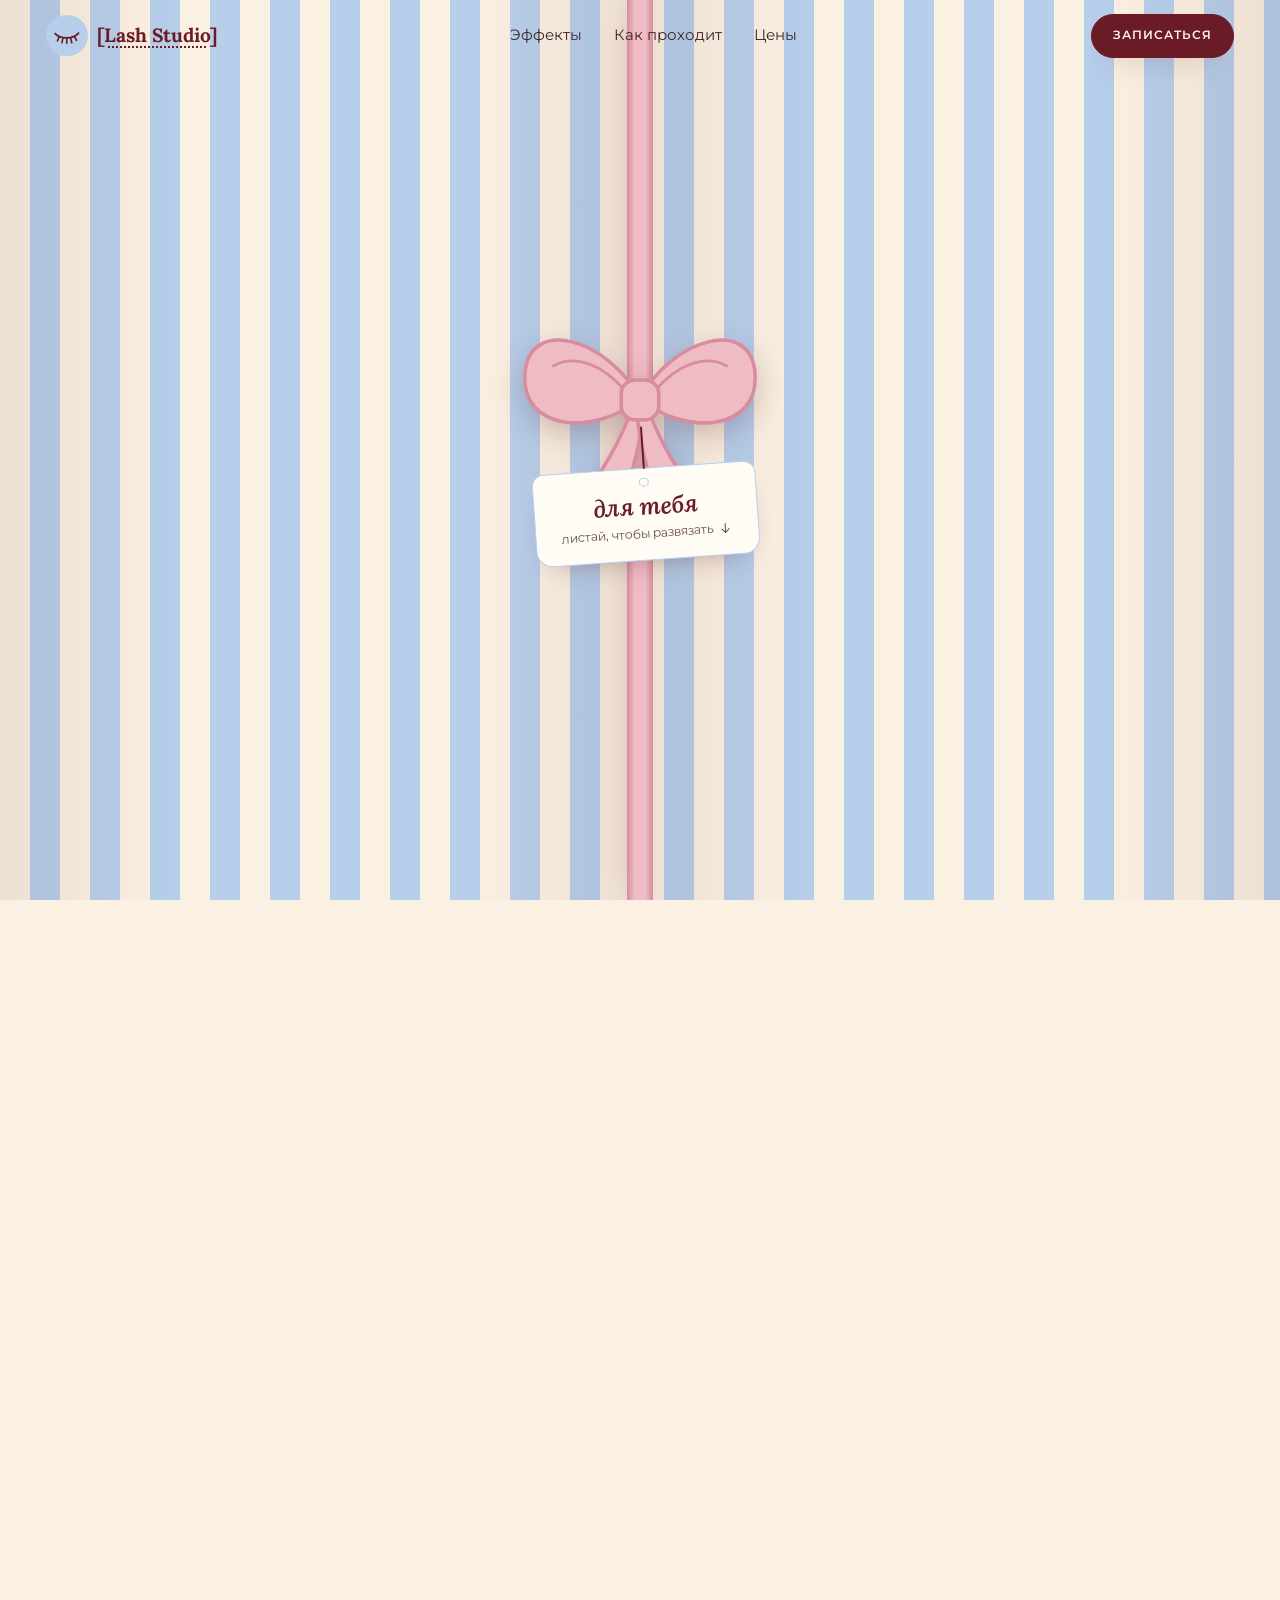
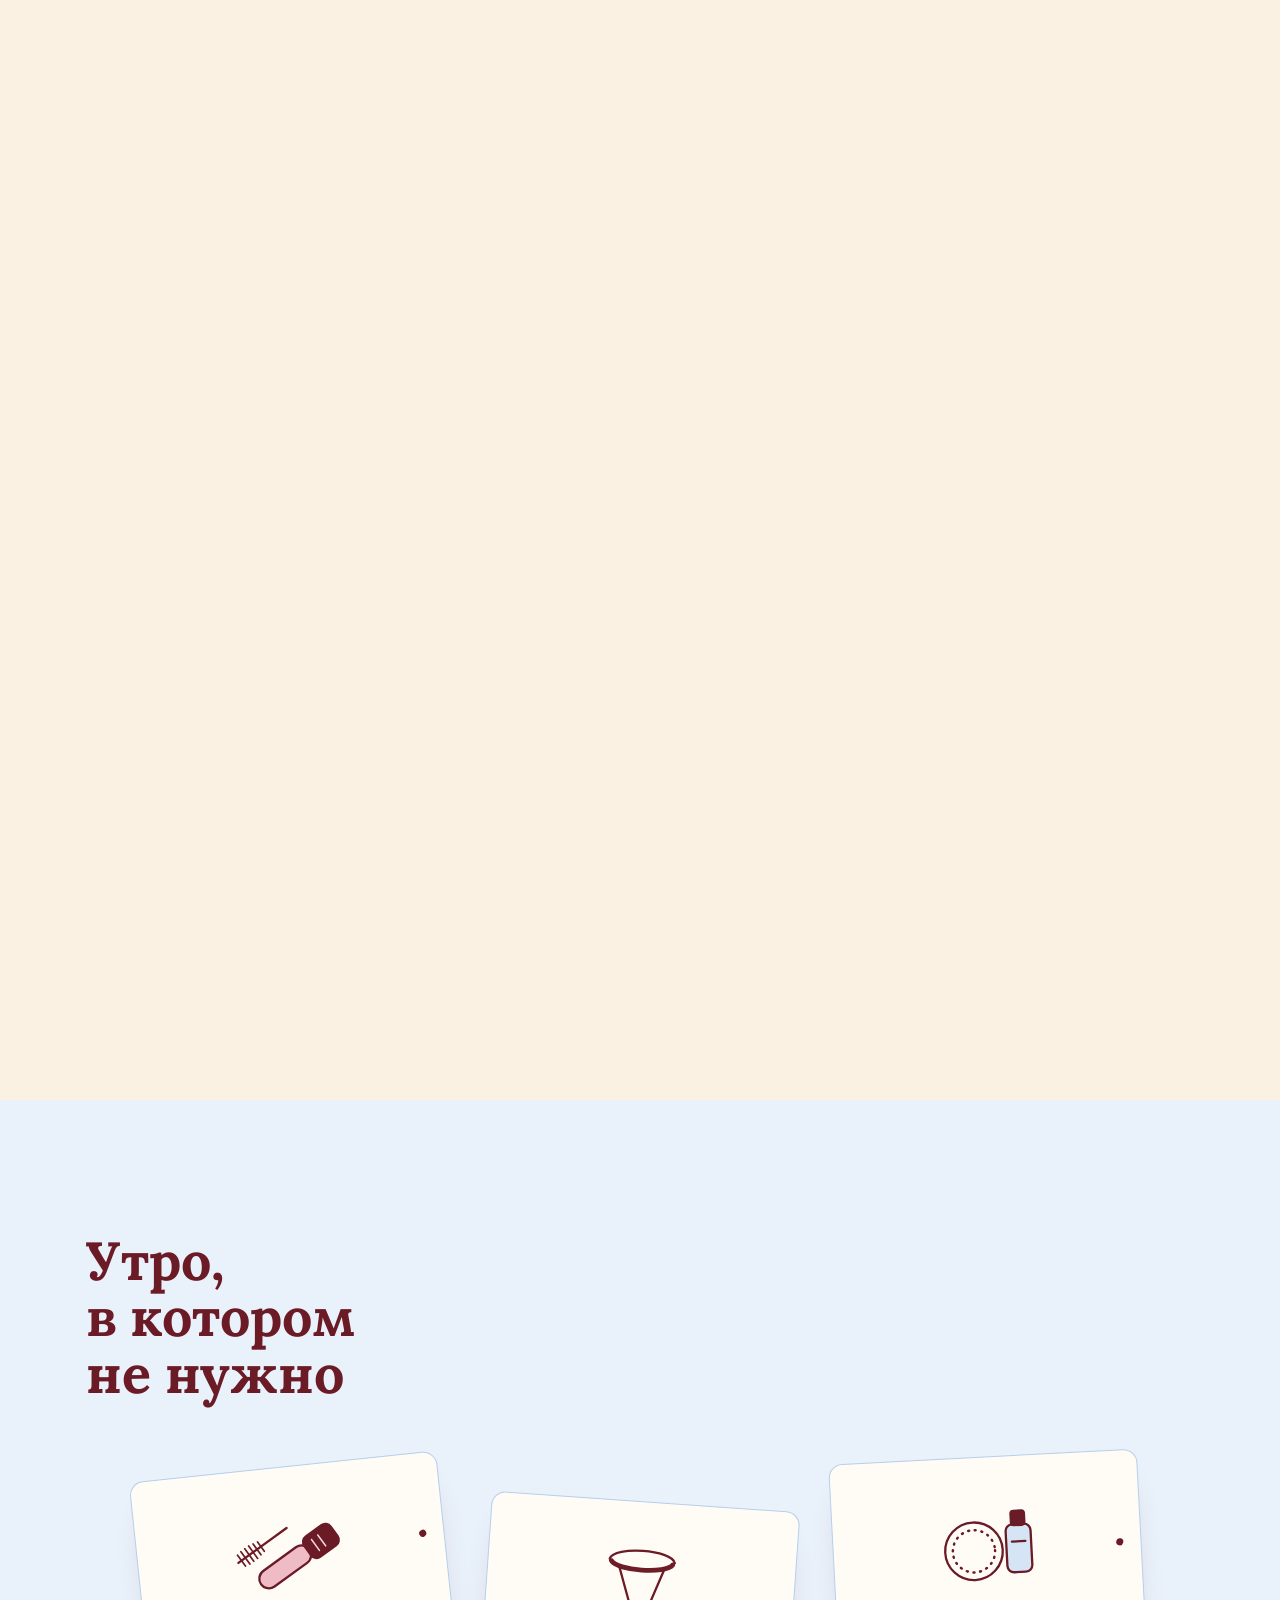
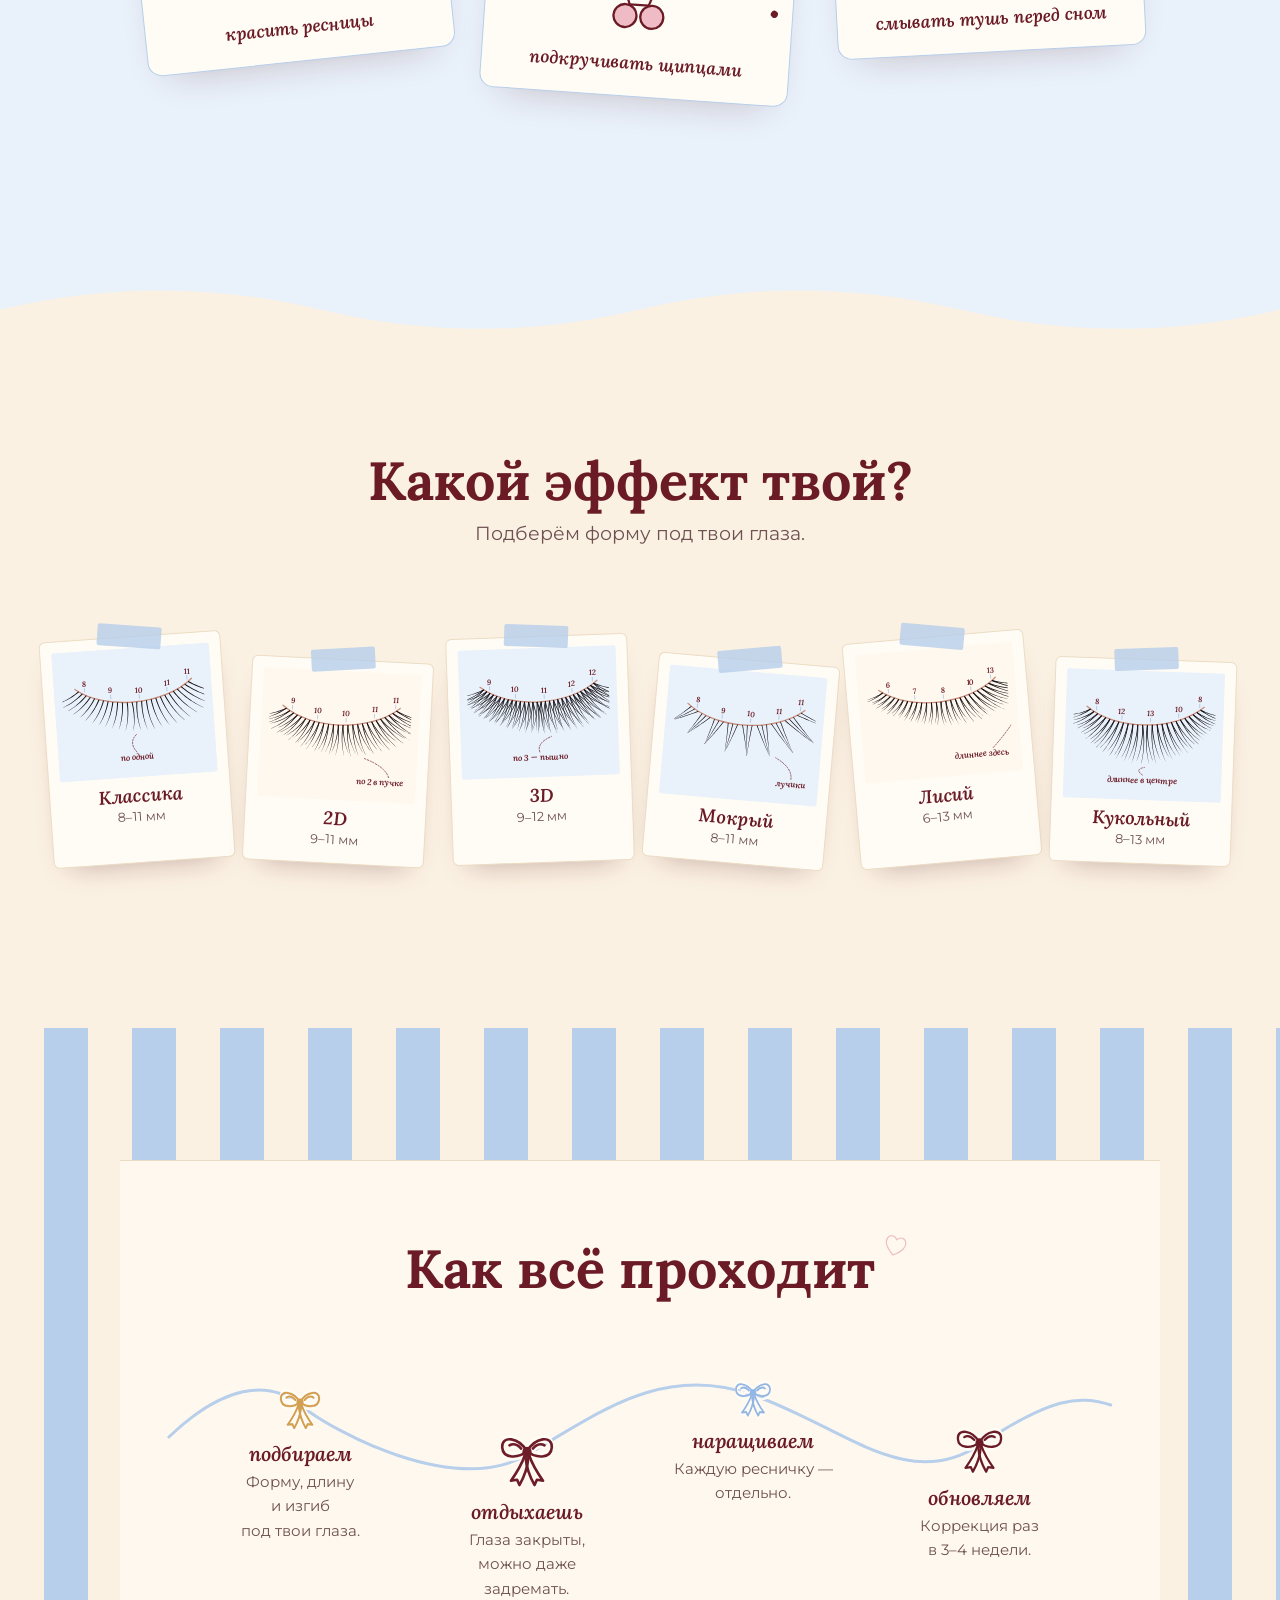
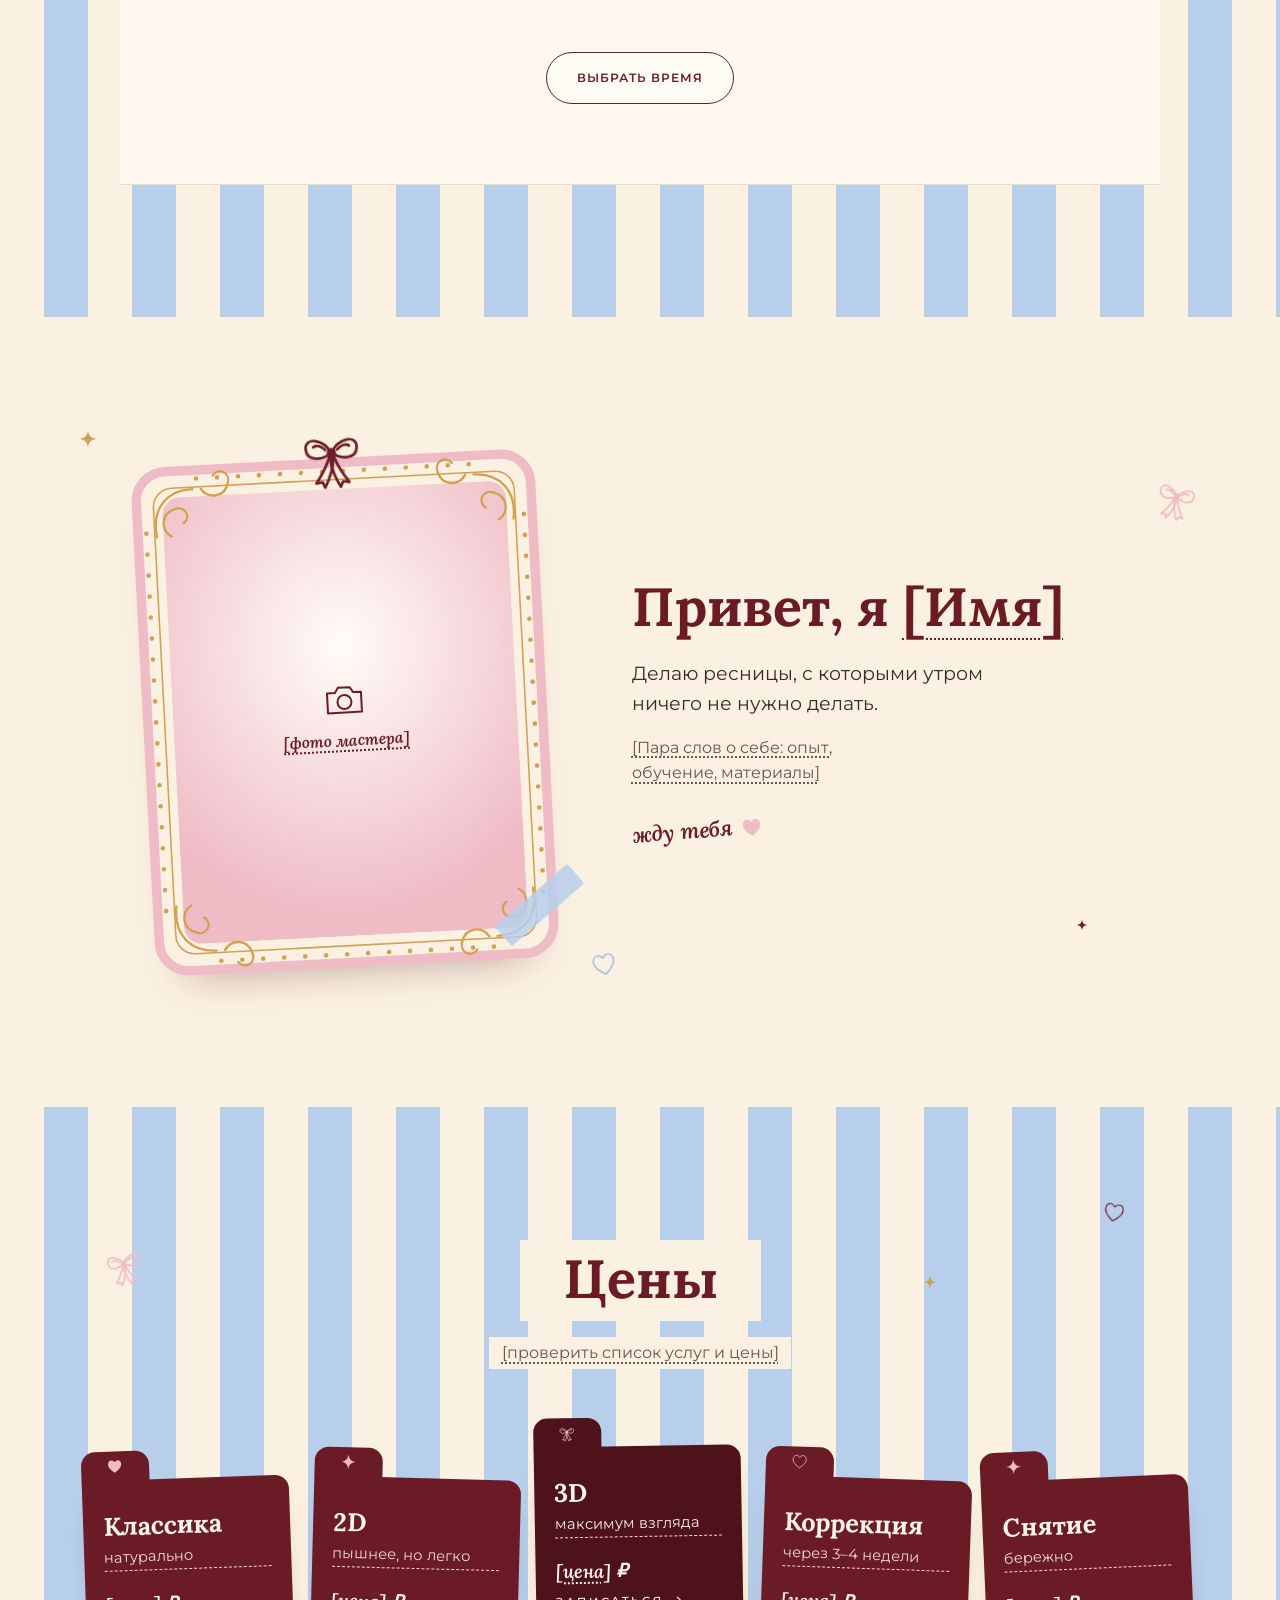
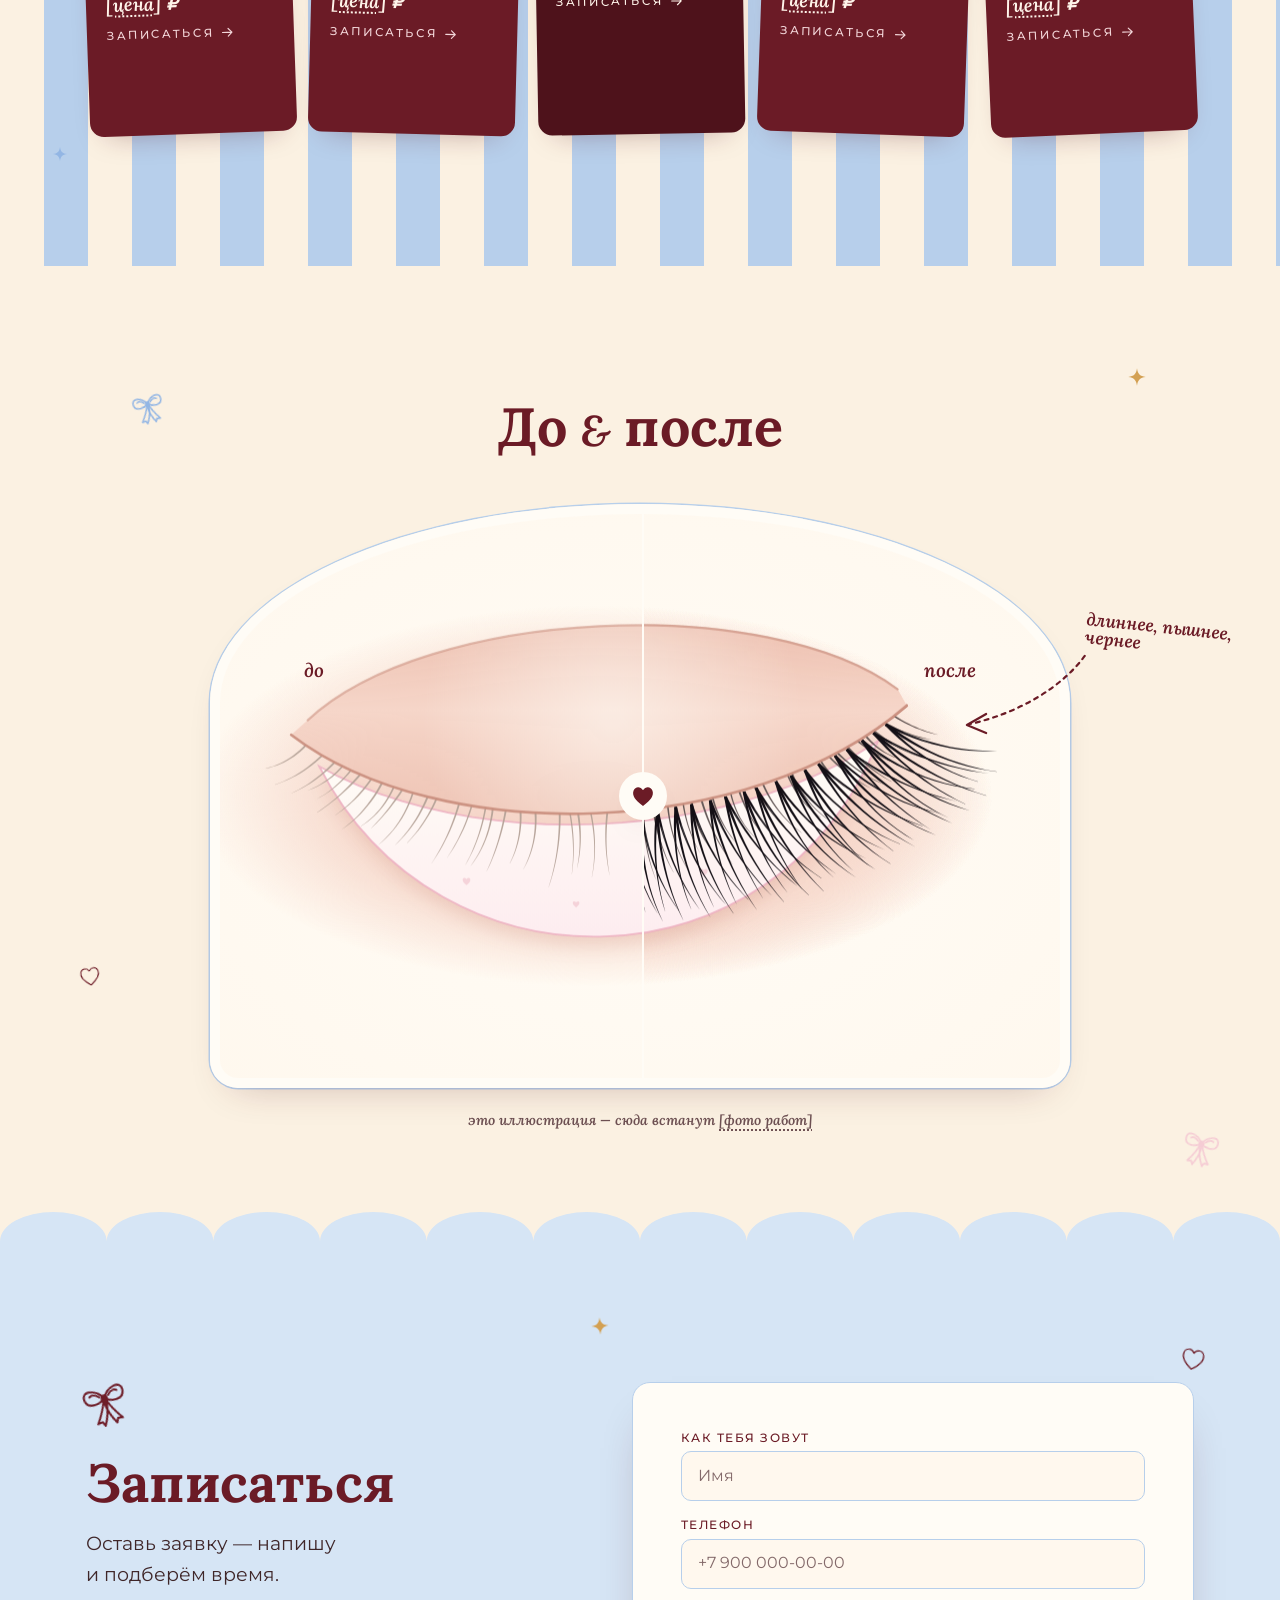
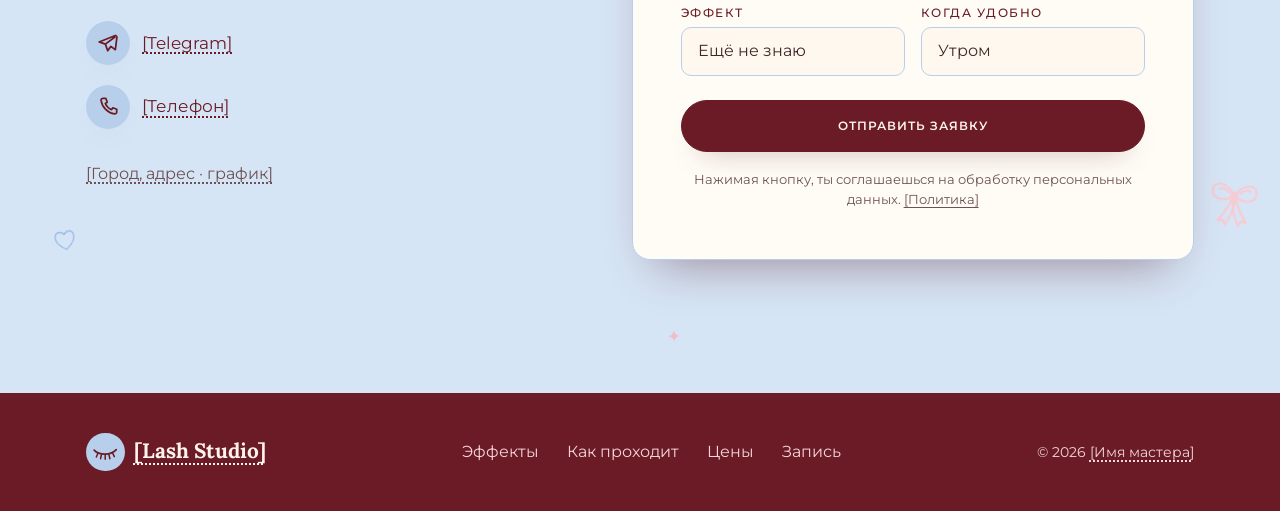
<file: index.html>
<!doctype html>
<html lang="ru">
<head>
  <meta charset="utf-8">
  <meta name="viewport" content="width=device-width, initial-scale=1">
  <title>Наращивание ресниц — красивые ресницы каждое утро</title>
  <meta name="description" content="Наращивание ресниц: просыпаешься уже красивой, без туши и щипцов. Классика, 2D, 3D, мокрый, лисий и кукольный эффект. Запись онлайн.">
  <meta name="theme-color" content="#fbf1e2">
  <link rel="preload" href="assets/fonts/lora-cyr.woff2" as="font" type="font/woff2" crossorigin>
  <link rel="preload" href="assets/fonts/montserrat-cyr.woff2" as="font" type="font/woff2" crossorigin>
  <link rel="stylesheet" href="css/tokens.css">
  <link rel="stylesheet" href="css/site.css">
  <script type="module" src="js/main.js"></script>
</head>
<body>
  <svg class="sprite" aria-hidden="true" focusable="false">
    <symbol id="i-lash" viewBox="0 0 32 24"><path d="M3 9.5c6 6.5 20 6.5 26-.5" fill="none" stroke="currentColor" stroke-width="2" stroke-linecap="round"/><path d="M7.5 13 5.6 17.6M11.6 14.8l-1 4.8M16 15.4v5M20.4 14.9l1.1 4.8M24.6 12.8l2.2 4.4" fill="none" stroke="currentColor" stroke-width="1.8" stroke-linecap="round"/></symbol>
    <symbol id="i-bow" viewBox="0 0 48 48"><g fill="none" stroke="currentColor" stroke-width="1.8" stroke-linecap="round" stroke-linejoin="round"><path d="M24 21.5C18.5 12 6.5 10 7 18.8c.5 8 11 7.6 17 2.7Z"/><path d="M24 21.5C29.5 12 41.5 10 41 18.8c-.5 8-11 7.6-17 2.7Z"/><path d="M22.6 24c-2.4 7-6 12.6-9.6 17.6l4.2-.6 1.6 3.6c3.2-5.6 5.6-12 6.2-19"/><path d="M25.4 24c2.4 7 6 12.6 9.6 17.6l-4.2-.6-1.6 3.6c-3.2-5.6-5.6-12-6.2-19"/><path d="M12 17.4c2.4-1.6 5.6-.6 8 2.2M36 17.4c-2.4-1.6-5.6-.6-8 2.2"/></g><ellipse cx="24" cy="22" rx="3.2" ry="3.7" fill="currentColor"/></symbol>
    <symbol id="i-heart" viewBox="0 0 48 48"><path d="M24 40.5C10.5 31 5.5 23.4 8.2 15.4 10.8 8 19.8 7.6 24 14.6c4.2-7 13.2-6.6 15.8.8 2.7 8-2.3 15.6-15.8 25.1Z" fill="none" stroke="currentColor" stroke-width="2" stroke-linejoin="round"/></symbol>
    <symbol id="i-heart-fill" viewBox="0 0 48 48"><path d="M24 40.5C10.5 31 5.5 23.4 8.2 15.4 10.8 8 19.8 7.6 24 14.6c4.2-7 13.2-6.6 15.8.8 2.7 8-2.3 15.6-15.8 25.1Z" fill="currentColor"/></symbol>
    <symbol id="i-sparkle" viewBox="0 0 48 48"><path d="M24 5c1.6 12.4 6.6 17.4 19 19-12.4 1.6-17.4 6.6-19 19-1.6-12.4-6.6-17.4-19-19 12.4-1.6 17.4-6.6 19-19Z" fill="currentColor"/></symbol>
    <symbol id="i-mascara" viewBox="0 0 120 120"><g transform="rotate(-30 60 60)" stroke="var(--wine)" stroke-width="2.4" stroke-linejoin="round" stroke-linecap="round"><rect x="14" y="60" width="62" height="20" rx="10" fill="var(--rose-soft)"/><rect x="74" y="57" width="34" height="26" rx="7" fill="var(--wine)"/><path d="M84 63v14M92 63v14" stroke="var(--on-wine-soft)" stroke-width="1.6"/><path d="M8 38h62" fill="none"/><path d="M12 31v14M17 30v16M22 30v16M27 30v16M32 31v14M37 32v12" fill="none" stroke-width="1.8"/></g></symbol>
    <symbol id="i-curler" viewBox="0 0 120 120"><g fill="none" stroke="var(--wine)" stroke-width="2.4" stroke-linecap="round" stroke-linejoin="round"><path d="M26 34c4-14 64-14 68 0"/><path d="M28 36c6 10 58 10 64 0" stroke="var(--rose)" stroke-width="5"/><path d="M36 40 50 80M84 40 70 80"/><circle cx="46" cy="92" r="12" fill="var(--rose-soft)"/><circle cx="74" cy="92" r="12" fill="var(--rose-soft)"/><path d="M50 80h20"/></g></symbol>
    <symbol id="i-pad" viewBox="0 0 120 120"><g stroke="var(--wine)" stroke-width="2.4" stroke-linecap="round" stroke-linejoin="round"><circle cx="46" cy="70" r="30" fill="var(--paper)"/><circle cx="46" cy="70" r="22" fill="none" stroke-dasharray="1 6" stroke-width="2.6"/><rect x="80" y="44" width="26" height="50" rx="7" fill="var(--powder)"/><rect x="86" y="30" width="14" height="15" rx="3" fill="var(--wine)"/><path d="M86 62h14" fill="none"/></g></symbol>
    <symbol id="i-plane" viewBox="0 0 24 24"><path d="M21.5 3.5 2.8 10.9l6.5 2.3 2.4 6.8 3.3-4.5 4.6 3.4L21.5 3.5ZM9.3 13.2l9.9-7.4" fill="none" stroke="currentColor" stroke-width="1.8" stroke-linejoin="round" stroke-linecap="round"/></symbol>
    <symbol id="i-phone" viewBox="0 0 24 24"><path d="M6.8 3h2.9l1.5 4-2 1.4a12 12 0 0 0 6.4 6.4l1.4-2 4 1.5v2.9a2 2 0 0 1-2.2 2A17 17 0 0 1 4.8 5.2 2 2 0 0 1 6.8 3Z" fill="none" stroke="currentColor" stroke-width="1.8" stroke-linejoin="round"/></symbol>
    <symbol id="i-camera" viewBox="0 0 48 48"><g fill="none" stroke="currentColor" stroke-width="2" stroke-linejoin="round"><path d="M7 16.5h8l3-5h12l3 5h8v20H7z"/><circle cx="24" cy="26" r="7"/></g></symbol>
    <symbol id="i-arrow" viewBox="0 0 24 24"><path d="M12 4v15m-6-6 6 6 6-6" fill="none" stroke="currentColor" stroke-width="1.8" stroke-linecap="round" stroke-linejoin="round"/></symbol>
  </svg>

  <a class="skip" href="#zapis">Перейти к записи</a>

  <header class="nav" data-nav>
    <a class="nav__logo" href="#top" aria-label="На главную">
      <svg class="nav__mark" aria-hidden="true"><use href="#i-lash"/></svg>
      <span class="stub">[Lash Studio]</span>
    </a>
    <nav aria-label="Разделы">
      <ul class="nav__links">
        <li><a href="#effects">Эффекты</a></li>
        <li><a href="#process">Как проходит</a></li>
        <li><a href="#prices">Цены</a></li>
      </ul>
    </nav>
    <a class="btn btn--wine btn--small" href="#zapis">Записаться</a>
  </header>

  <main id="top">
    <!-- 1. Hero: шторка с бантом -->
    <section class="hero" data-hero aria-labelledby="hero-title">
      <div class="hero__stage" data-stage>
        <div class="hero__content">
          <div class="hero__copy">
            <h1 class="hero__title" id="hero-title">Красивые ресницы каждое утро <span class="hero__note">без туши</span></h1>
            <p class="hero__lead">Приходишь, отдыхаешь — и&nbsp;просыпаешься уже красивой.</p>
            <div class="hero__actions">
              <a class="btn btn--wine" href="#zapis">Записаться</a>
              <a class="btn btn--line" href="https://t.me/" data-stub="telegram">
                <svg class="btn__icon" aria-hidden="true"><use href="#i-plane"/></svg><span class="stub">[Telegram]</span>
              </a>
            </div>
          </div>
          <figure class="hero-frame">
            <div class="hero-frame__photo">
              <canvas data-eye-static="1" role="img" aria-label="Иллюстрация: закрытый глаз с пышными тёмными нарощенными ресницами"></canvas>
            </div>
            <svg class="hero-frame__border" viewBox="0 0 480 400" aria-hidden="true">
              <defs><path id="hf-corner" d="M30 78c-4-28 12-48 40-48M46 78c-11-6-11-24 4-28 11-3 17 9 9 15M78 30c6 11 24 11 28-4 3-11-9-17-15-9" fill="none" stroke="var(--gold)" stroke-width="2.4" stroke-linecap="round"/></defs>
              <rect x="10" y="10" width="460" height="380" rx="30" fill="none" stroke="var(--rose-soft)" stroke-width="10"/>
              <rect x="28" y="28" width="424" height="344" rx="18" fill="none" stroke="var(--gold)" stroke-width="1.6"/>
              <g fill="var(--gold)"><circle cx="80" cy="20" r="2.4"/><circle cx="80" cy="380" r="2.4"/><circle cx="102" cy="20" r="2.4"/><circle cx="102" cy="380" r="2.4"/><circle cx="124" cy="20" r="2.4"/><circle cx="124" cy="380" r="2.4"/><circle cx="146" cy="20" r="2.4"/><circle cx="146" cy="380" r="2.4"/><circle cx="168" cy="20" r="2.4"/><circle cx="168" cy="380" r="2.4"/><circle cx="190" cy="20" r="2.4"/><circle cx="190" cy="380" r="2.4"/><circle cx="212" cy="20" r="2.4"/><circle cx="212" cy="380" r="2.4"/><circle cx="234" cy="20" r="2.4"/><circle cx="234" cy="380" r="2.4"/><circle cx="256" cy="20" r="2.4"/><circle cx="256" cy="380" r="2.4"/><circle cx="278" cy="20" r="2.4"/><circle cx="278" cy="380" r="2.4"/><circle cx="300" cy="20" r="2.4"/><circle cx="300" cy="380" r="2.4"/><circle cx="322" cy="20" r="2.4"/><circle cx="322" cy="380" r="2.4"/><circle cx="344" cy="20" r="2.4"/><circle cx="344" cy="380" r="2.4"/><circle cx="366" cy="20" r="2.4"/><circle cx="366" cy="380" r="2.4"/><circle cx="388" cy="20" r="2.4"/><circle cx="388" cy="380" r="2.4"/><circle cx="20" cy="70" r="2.4"/><circle cx="460" cy="70" r="2.4"/><circle cx="20" cy="92" r="2.4"/><circle cx="460" cy="92" r="2.4"/><circle cx="20" cy="114" r="2.4"/><circle cx="460" cy="114" r="2.4"/><circle cx="20" cy="136" r="2.4"/><circle cx="460" cy="136" r="2.4"/><circle cx="20" cy="158" r="2.4"/><circle cx="460" cy="158" r="2.4"/><circle cx="20" cy="180" r="2.4"/><circle cx="460" cy="180" r="2.4"/><circle cx="20" cy="202" r="2.4"/><circle cx="460" cy="202" r="2.4"/><circle cx="20" cy="224" r="2.4"/><circle cx="460" cy="224" r="2.4"/><circle cx="20" cy="246" r="2.4"/><circle cx="460" cy="246" r="2.4"/><circle cx="20" cy="268" r="2.4"/><circle cx="460" cy="268" r="2.4"/><circle cx="20" cy="290" r="2.4"/><circle cx="460" cy="290" r="2.4"/><circle cx="20" cy="312" r="2.4"/><circle cx="460" cy="312" r="2.4"/></g>
              <use href="#hf-corner"/>
              <use href="#hf-corner" transform="matrix(-1 0 0 1 480 0)"/>
              <use href="#hf-corner" transform="matrix(1 0 0 -1 0 400)"/>
              <use href="#hf-corner" transform="matrix(-1 0 0 -1 480 400)"/>
            </svg>
            <svg class="hero-frame__bow" aria-hidden="true"><use href="#i-bow"/></svg>
            <figcaption class="hero-frame__cap">иллюстрация · <span class="stub">[фото работы]</span></figcaption>
          </figure>
        </div>

        <div class="sparks decor" aria-hidden="true">
          <svg class="spark" style="--x:56%;--y:18%;--s:22px;--c:var(--gold);--dx:-40px;--dy:-50px"><use href="#i-sparkle"/></svg>
          <svg class="spark" style="--x:93%;--y:24%;--s:28px;--c:var(--rose-soft);--dx:50px;--dy:-40px"><use href="#i-heart-fill"/></svg>
          <svg class="spark" style="--x:92%;--y:82%;--s:18px;--c:var(--sky);--dx:40px;--dy:40px"><use href="#i-sparkle"/></svg>
          <svg class="spark" style="--x:54%;--y:84%;--s:24px;--c:var(--rose-soft);--dx:-50px;--dy:30px"><use href="#i-heart"/></svg>
          <svg class="spark" style="--x:76%;--y:12%;--s:16px;--c:var(--gold);--dx:0px;--dy:-50px"><use href="#i-sparkle"/></svg>
        </div>

        <div class="curtain" aria-hidden="true">
          <div class="curtain__half curtain__half--l"></div>
          <div class="curtain__half curtain__half--r"></div>
          <div class="curtain__ribbon"></div>
          <div class="gift">
            <svg class="gift__bow" viewBox="0 0 240 210">
              <g class="gift__tail gift__tail--l"><path d="M112 104c-14 36-34 66-58 92l24-4 10 18c18-30 30-64 34-100Z"/></g>
              <g class="gift__tail gift__tail--r"><path d="M128 104c14 36 34 66 58 92l-24-4-10 18c-18-30-30-64-34-100Z"/></g>
              <g class="gift__loop gift__loop--l"><path d="M120 92C92 40 26 22 22 70c-4 50 60 54 98 22Z"/><path class="gift__fold" d="M46 64c18-10 42-2 62 22"/></g>
              <g class="gift__loop gift__loop--r"><path d="M120 92c28-52 94-70 98-22 4 50-60 54-98 22Z"/><path class="gift__fold" d="M194 64c-18-10-42-2-62 22"/></g>
              <g class="gift__knot"><rect x="104" y="76" width="32" height="34" rx="12"/></g>
            </svg>
            <div class="gift__tag">
              <span class="gift__tag-hole"></span>
              <span class="gift__tag-text">для тебя</span>
              <span class="gift__tag-hint">листай, чтобы развязать <svg><use href="#i-arrow"/></svg></span>
            </div>
          </div>
        </div>
      </div>
    </section>

    <!-- 2. Без туши -->
    <section class="habits" aria-labelledby="habits-title">
      <div class="wrap habits__inner" data-progress>
        <h2 class="habits__title" id="habits-title">Утро, в&nbsp;котором не&nbsp;нужно</h2>
        <ul class="habits__list">
          <li class="sticker" style="--i:0;--r:-6deg;--ty:0rem">
            <svg class="sticker__art" aria-hidden="true"><use href="#i-mascara"/></svg>
            <span class="sticker__label">красить ресницы</span>
            <svg class="strike" viewBox="0 0 200 40" aria-hidden="true"><path d="M6 26C40 14 70 30 104 18s70-6 90-14" pathLength="1"/></svg>
          </li>
          <li class="sticker" style="--i:1;--r:4deg;--ty:2.2rem">
            <svg class="sticker__art" aria-hidden="true"><use href="#i-curler"/></svg>
            <span class="sticker__label">подкручивать щипцами</span>
            <svg class="strike" viewBox="0 0 200 40" aria-hidden="true"><path d="M4 12c40 10 80 22 110 14s60-20 82-6" pathLength="1"/></svg>
          </li>
          <li class="sticker" style="--i:2;--r:-3deg;--ty:-0.6rem">
            <svg class="sticker__art" aria-hidden="true"><use href="#i-pad"/></svg>
            <span class="sticker__label">смывать тушь перед сном</span>
            <svg class="strike" viewBox="0 0 200 40" aria-hidden="true"><path d="M6 30C46 8 92 28 128 16s52-8 66-4" pathLength="1"/></svg>
          </li>
        </ul>
        <p class="habits__punch">Просыпаешься — и&nbsp;уже красивая
          <svg class="habits__heart" aria-hidden="true"><use href="#i-heart-fill"/></svg>
        </p>
      </div>
    </section>

    <!-- 3. Эффекты -->
    <section class="effects" id="effects" aria-labelledby="effects-title">
      <svg class="edge edge--wave" viewBox="0 0 1440 60" preserveAspectRatio="none" aria-hidden="true"><path d="M0 60V30C120 0 240 0 360 30s240 30 360 0 240-30 360 0 240 30 360 0V60Z"/></svg>
      <div class="wrap">
        <h2 class="effects__title" id="effects-title">Какой эффект твой?</h2>
        <p class="effects__lead">Подберём форму под твои глаза.</p>
      </div>
      <ul class="effects__deck" data-reveal="deal">
        <li class="polaroid" style="--i:0;--r:-4deg"><div class="polaroid__img" data-lashmap="classic"><svg viewBox="0 0 280 200" role="img" aria-label="Схема эффекта: длины ресниц по зонам"><path d="M26 46 C84 92 200 90 258 40" fill="none" stroke="var(--skin-line)" stroke-width="2.5" stroke-linecap="round"/><g class="map__zones"><line x1="45.0" y1="52.4" x2="45.0" y2="45.4"/><text x="45.0" y="41.4">8</text><line x1="95.7" y1="69.4" x2="95.7" y2="62.4"/><text x="95.7" y="58.4">9</text><line x1="152.4" y1="72.5" x2="152.4" y2="65.5"/><text x="152.4" y="61.5">10</text><line x1="207.8" y1="61.7" x2="207.8" y2="54.7"/><text x="207.8" y="50.7">11</text><line x1="248.9" y1="41.1" x2="248.9" y2="34.1"/><text x="248.9" y="30.1">11</text></g><g fill="var(--lash-dark)"><polygon points="32.6,50.4 29.2,52.9 25.8,55.3 22.4,57.5 18.9,59.7 15.4,61.6 11.9,63.5 8.3,65.2 4.7,66.8 1.0,68.3 -2.7,69.7 -6.4,70.9 -10.1,72.0 -10.1,72.1 -6.3,71.2 -2.5,70.2 1.3,69.0 5.0,67.7 8.7,66.2 12.4,64.6 16.1,62.9 19.7,61.0 23.3,59.0 26.8,56.8 30.4,54.6 33.9,52.1"/><polygon points="39.6,55.0 36.5,57.8 33.3,60.5 30.1,63.1 26.9,65.5 23.6,67.8 20.2,70.0 16.8,72.1 13.3,74.1 9.8,75.9 6.3,77.6 2.6,79.2 -1.0,80.7 -1.0,80.8 2.8,79.5 6.5,78.1 10.1,76.6 13.7,74.9 17.3,73.1 20.8,71.1 24.3,69.0 27.7,66.8 31.1,64.4 34.5,61.9 37.8,59.3 41.0,56.5"/><polygon points="47.1,59.1 44.2,62.2 41.2,65.1 38.2,68.0 35.1,70.7 31.9,73.3 28.7,75.8 25.5,78.1 22.2,80.4 18.8,82.5 15.3,84.5 11.8,86.3 8.3,88.1 8.3,88.2 12.0,86.7 15.6,85.0 19.2,83.1 22.6,81.1 26.1,79.0 29.5,76.8 32.8,74.4 36.1,71.9 39.3,69.2 42.4,66.5 45.6,63.6 48.6,60.5"/><polygon points="54.9,62.8 52.2,66.2 49.5,69.5 46.8,72.6 43.9,75.6 41.0,78.5 38.0,81.3 35.0,84.0 31.8,86.6 28.6,89.0 25.4,91.3 22.0,93.5 18.6,95.7 18.7,95.8 22.2,93.9 25.7,91.8 29.1,89.6 32.4,87.3 35.6,84.8 38.8,82.2 42.0,79.5 45.0,76.7 48.0,73.8 50.9,70.7 53.8,67.5 56.5,64.2"/><polygon points="63.0,66.2 60.8,69.9 58.5,73.5 56.1,77.0 53.6,80.4 51.0,83.7 48.4,86.9 45.6,89.9 42.8,92.9 39.9,95.7 36.9,98.5 33.8,101.1 30.6,103.6 30.7,103.7 34.0,101.4 37.2,98.9 40.4,96.3 43.4,93.5 46.4,90.7 49.3,87.7 52.1,84.6 54.8,81.4 57.4,78.0 60.0,74.6 62.4,71.0 64.8,67.3"/><polygon points="71.5,69.2 69.5,73.1 67.4,77.0 65.3,80.7 63.1,84.3 60.7,87.8 58.3,91.2 55.8,94.5 53.2,97.7 50.5,100.8 47.6,103.8 44.7,106.7 41.8,109.6 41.8,109.7 45.0,107.0 48.0,104.2 51.0,101.3 53.8,98.3 56.6,95.2 59.3,92.0 61.9,88.6 64.3,85.1 66.7,81.6 69.0,77.9 71.2,74.1 73.4,70.2"/><polygon points="80.2,71.8 78.7,76.0 77.1,80.1 75.4,84.1 73.5,88.0 71.6,91.9 69.6,95.6 67.5,99.2 65.2,102.8 62.9,106.2 60.4,109.6 57.8,112.9 55.2,116.1 55.3,116.2 58.1,113.1 60.8,110.0 63.4,106.7 66.0,103.3 68.4,99.8 70.7,96.2 72.8,92.5 74.9,88.7 76.9,84.8 78.8,80.8 80.5,76.7 82.2,72.6"/><polygon points="89.1,74.1 88.0,78.4 86.7,82.7 85.4,86.9 83.9,91.0 82.3,95.1 80.6,99.1 78.8,102.9 76.8,106.7 74.8,110.4 72.6,114.1 70.3,117.6 67.9,121.1 68.0,121.2 70.6,117.8 73.1,114.4 75.4,110.8 77.6,107.2 79.7,103.4 81.7,99.6 83.6,95.6 85.3,91.6 87.0,87.5 88.5,83.3 89.9,79.0 91.2,74.6"/><polygon points="98.3,75.9 97.4,80.4 96.5,84.8 95.4,89.2 94.2,93.5 92.8,97.7 91.4,101.8 89.8,105.9 88.1,109.8 86.3,113.8 84.3,117.6 82.2,121.4 80.0,125.1 80.1,125.1 82.5,121.6 84.8,117.9 86.9,114.1 88.9,110.2 90.8,106.3 92.5,102.3 94.1,98.1 95.6,93.9 97.0,89.6 98.2,85.2 99.4,80.8 100.3,76.2"/><polygon points="107.6,77.3 107.2,81.9 106.6,86.5 105.9,91.1 105.1,95.5 104.2,99.9 103.1,104.2 101.9,108.5 100.5,112.7 99.0,116.8 97.4,120.9 95.7,124.9 93.8,128.9 93.9,128.9 96.0,125.1 97.9,121.1 99.7,117.1 101.4,113.0 102.9,108.8 104.3,104.6 105.5,100.2 106.6,95.8 107.6,91.4 108.4,86.8 109.1,82.2 109.7,77.5"/><polygon points="117.0,78.3 117.0,83.1 116.8,87.8 116.5,92.4 116.0,97.0 115.4,101.5 114.6,106.0 113.7,110.4 112.7,114.8 111.5,119.1 110.2,123.4 108.8,127.6 107.2,131.8 107.3,131.8 109.1,127.7 110.8,123.6 112.2,119.3 113.6,115.0 114.8,110.7 115.8,106.3 116.8,101.8 117.5,97.2 118.1,92.6 118.6,87.9 118.9,83.2 119.1,78.3"/><polygon points="126.6,79.0 126.9,83.8 127.1,88.6 127.1,93.3 127.0,98.0 126.7,102.7 126.3,107.3 125.7,111.8 125.0,116.3 124.2,120.8 123.2,125.2 122.0,129.6 120.7,134.0 120.9,134.0 122.4,129.7 123.7,125.4 124.9,121.0 125.9,116.5 126.8,112.0 127.5,107.4 128.1,102.8 128.5,98.1 128.8,93.4 128.9,88.6 128.9,83.7 128.7,78.8"/><polygon points="136.2,79.2 137.0,84.1 137.7,88.9 138.2,93.7 138.6,98.5 138.8,103.2 138.8,107.9 138.7,112.6 138.5,117.2 138.1,121.9 137.5,126.4 136.8,131.0 136.0,135.5 136.1,135.6 137.2,131.1 138.1,126.5 138.8,121.9 139.4,117.3 139.8,112.6 140.1,107.9 140.2,103.2 140.1,98.4 139.9,93.6 139.5,88.7 138.9,83.8 138.2,78.9"/><polygon points="145.7,78.7 145.4,83.8 145.1,88.8 145.0,93.8 145.1,98.7 145.4,103.5 145.7,108.4 146.3,113.1 147.0,117.8 147.9,122.5 148.9,127.1 150.1,131.7 151.5,136.2 151.6,136.1 150.5,131.6 149.5,127.0 148.6,122.4 147.9,117.7 147.4,113.0 147.0,108.3 146.7,103.5 146.7,98.6 146.7,93.8 146.9,88.9 147.3,83.9 147.9,79.0"/><polygon points="155.3,78.2 155.2,83.3 155.3,88.4 155.6,93.5 156.0,98.5 156.5,103.4 157.2,108.3 158.1,113.1 159.1,117.8 160.3,122.5 161.6,127.1 163.2,131.6 164.8,136.1 164.9,136.1 163.5,131.5 162.2,126.9 161.0,122.3 160.0,117.6 159.1,112.9 158.4,108.1 157.9,103.2 157.5,98.3 157.2,93.4 157.2,88.4 157.2,83.4 157.4,78.3"/><polygon points="164.9,77.3 165.2,82.5 165.6,87.7 166.2,92.8 167.0,97.8 168.0,102.7 169.0,107.6 170.3,112.4 171.7,117.1 173.2,121.8 174.9,126.4 176.8,130.9 178.8,135.3 178.9,135.2 177.1,130.7 175.5,126.2 173.9,121.6 172.5,116.9 171.3,112.1 170.2,107.3 169.3,102.5 168.5,97.5 167.9,92.6 167.5,87.5 167.1,82.4 167.0,77.2"/><polygon points="174.3,76.0 175.2,81.2 176.2,86.4 177.3,91.5 178.6,96.5 180.1,101.4 181.7,106.2 183.4,110.9 185.3,115.6 187.4,120.1 189.6,124.5 192.0,128.9 194.5,133.2 194.6,133.1 192.3,128.7 190.1,124.3 188.1,119.8 186.2,115.2 184.4,110.6 182.9,105.8 181.4,101.0 180.1,96.1 179.0,91.1 178.0,86.1 177.1,80.9 176.4,75.7"/><polygon points="183.7,74.3 185.0,79.5 186.5,84.7 188.1,89.7 189.9,94.6 191.8,99.5 193.9,104.2 196.1,108.8 198.4,113.3 200.9,117.7 203.5,122.0 206.3,126.2 209.3,130.2 209.4,130.2 206.6,126.0 204.0,121.7 201.6,117.3 199.2,112.9 197.0,108.3 195.0,103.7 193.1,98.9 191.3,94.1 189.7,89.2 188.3,84.2 186.9,79.0 185.7,73.8"/><polygon points="192.9,72.2 194.7,77.4 196.7,82.4 198.8,87.4 201.0,92.2 203.4,96.9 205.9,101.5 208.6,105.9 211.3,110.2 214.2,114.5 217.3,118.6 220.5,122.5 223.8,126.4 223.9,126.3 220.8,122.3 217.7,118.2 214.9,114.0 212.1,109.8 209.5,105.4 207.0,100.9 204.6,96.2 202.4,91.5 200.3,86.7 198.4,81.8 196.6,76.7 194.9,71.6"/><polygon points="201.9,69.8 204.2,74.8 206.7,79.7 209.3,84.4 212.1,89.1 214.9,93.6 217.9,97.9 221.0,102.2 224.3,106.2 227.6,110.2 231.1,114.0 234.7,117.7 238.5,121.3 238.6,121.2 235.0,117.5 231.5,113.7 228.2,109.7 225.0,105.7 221.9,101.5 218.9,97.2 216.1,92.8 213.4,88.3 210.8,83.6 208.4,78.8 206.0,73.9 203.8,68.9"/><polygon points="210.7,66.9 213.4,71.8 216.3,76.5 219.2,81.2 222.3,85.6 225.5,90.0 228.8,94.2 232.3,98.2 235.8,102.1 239.5,105.9 243.3,109.5 247.2,113.0 251.2,116.3 251.3,116.2 247.4,112.7 243.7,109.1 240.0,105.4 236.5,101.5 233.1,97.5 229.8,93.4 226.6,89.1 223.6,84.8 220.6,80.2 217.8,75.6 215.1,70.8 212.5,65.9"/><polygon points="219.2,63.6 222.5,68.2 226.0,72.7 229.5,77.0 233.1,81.1 236.8,85.1 240.6,88.9 244.6,92.6 248.6,96.1 252.7,99.4 256.9,102.6 261.2,105.6 265.6,108.5 265.7,108.4 261.4,105.4 257.2,102.2 253.1,98.9 249.2,95.4 245.3,91.8 241.5,88.0 237.8,84.1 234.2,80.1 230.8,75.9 227.4,71.6 224.1,67.1 221.0,62.4"/><polygon points="227.5,60.0 231.3,64.2 235.2,68.3 239.2,72.2 243.3,76.0 247.5,79.6 251.7,83.0 256.1,86.2 260.5,89.3 265.0,92.2 269.5,95.0 274.2,97.5 278.9,99.9 279.0,99.8 274.4,97.2 269.8,94.5 265.4,91.6 261.0,88.6 256.7,85.4 252.5,82.0 248.4,78.5 244.4,74.9 240.4,71.0 236.6,67.1 232.8,62.9 229.1,58.6"/><polygon points="235.4,55.9 239.7,59.8 244.0,63.5 248.4,67.1 252.9,70.4 257.4,73.6 262.0,76.6 266.6,79.5 271.3,82.1 276.1,84.6 281.0,86.9 285.9,89.0 290.9,90.9 290.9,90.8 286.1,88.7 281.2,86.4 276.5,83.9 271.8,81.3 267.2,78.5 262.6,75.6 258.2,72.5 253.8,69.2 249.4,65.8 245.2,62.1 241.0,58.4 236.9,54.4"/><polygon points="243.0,51.5 247.7,55.0 252.4,58.2 257.1,61.3 261.9,64.2 266.8,66.9 271.7,69.5 276.6,71.8 281.6,74.0 286.7,75.9 291.8,77.7 296.9,79.4 302.1,80.8 302.1,80.6 297.0,79.0 291.9,77.2 286.9,75.3 282.0,73.1 277.1,70.8 272.2,68.4 267.5,65.7 262.7,62.9 258.0,59.9 253.4,56.7 248.8,53.4 244.3,49.8"/><polygon points="250.2,46.7 255.1,49.7 260.1,52.6 265.2,55.2 270.2,57.7 275.3,60.0 280.4,62.1 285.6,64.0 290.7,65.7 296.0,67.3 301.2,68.6 306.5,69.8 311.8,70.8 311.8,70.6 306.6,69.4 301.3,68.1 296.2,66.6 291.0,64.9 285.9,63.0 280.9,61.0 275.9,58.7 270.9,56.3 265.9,53.7 261.0,51.0 256.2,48.0 251.3,44.9"/></g><path class="map__arrow" d="M140 178 Q123.7 157.0 143.3 142.0"/><text class="map__note" x="140" y="194" text-anchor="middle">по одной</text></svg></div><p class="polaroid__cap">Классика<small>8–11 мм</small></p></li>
        <li class="polaroid" style="--i:1;--r:3deg"><div class="polaroid__img polaroid__img--blue" data-lashmap="2d"><svg viewBox="0 0 280 200" role="img" aria-label="Схема эффекта: длины ресниц по зонам"><path d="M26 46 C84 92 200 90 258 40" fill="none" stroke="var(--skin-line)" stroke-width="2.5" stroke-linecap="round"/><g class="map__zones"><line x1="45.0" y1="52.4" x2="45.0" y2="45.4"/><text x="45.0" y="41.4">9</text><line x1="95.7" y1="69.4" x2="95.7" y2="62.4"/><text x="95.7" y="58.4">10</text><line x1="152.4" y1="72.5" x2="152.4" y2="65.5"/><text x="152.4" y="61.5">10</text><line x1="207.8" y1="61.7" x2="207.8" y2="54.7"/><text x="207.8" y="50.7">11</text><line x1="248.9" y1="41.1" x2="248.9" y2="34.1"/><text x="248.9" y="30.1">11</text></g><g fill="var(--lash-dark)"><polygon points="32.7,50.6 28.9,53.4 25.1,56.0 21.2,58.6 17.3,60.9 13.3,63.2 9.3,65.2 5.3,67.2 1.2,69.0 -2.9,70.6 -7.0,72.1 -11.2,73.5 -15.5,74.7 -15.4,74.9 -11.1,73.8 -6.9,72.6 -2.7,71.2 1.5,69.7 5.7,68.0 9.8,66.2 13.9,64.2 17.9,62.1 22.0,59.8 25.9,57.4 29.9,54.8 33.8,52.0"/><polygon points="32.8,50.5 28.9,52.5 25.0,54.4 21.1,56.2 17.2,57.8 13.2,59.3 9.3,60.6 5.3,61.9 1.3,62.9 -2.7,63.9 -6.8,64.7 -10.8,65.3 -14.9,65.9 -14.9,66.0 -10.8,65.6 -6.7,65.1 -2.6,64.5 1.5,63.7 5.5,62.8 9.6,61.7 13.6,60.4 17.7,59.1 21.7,57.5 25.7,55.9 29.7,54.1 33.7,52.1"/><polygon points="39.7,55.1 36.2,58.2 32.6,61.1 28.9,64.0 25.2,66.7 21.4,69.2 17.6,71.6 13.7,73.9 9.8,76.0 5.8,78.0 1.7,79.8 -2.3,81.5 -6.5,83.1 -6.4,83.2 -2.2,81.8 1.9,80.3 6.0,78.6 10.1,76.7 14.1,74.7 18.1,72.5 22.0,70.2 25.9,67.8 29.7,65.2 33.5,62.4 37.3,59.5 40.9,56.4"/><polygon points="39.8,55.0 36.2,57.5 32.5,59.8 28.8,62.0 25.1,64.1 21.3,66.0 17.5,67.8 13.7,69.4 9.8,70.9 5.9,72.3 2.0,73.6 -2.0,74.7 -6.0,75.7 -6.0,75.8 -1.9,75.0 2.1,74.0 6.1,72.9 10.1,71.7 14.0,70.3 17.9,68.7 21.8,67.1 25.7,65.2 29.5,63.3 33.3,61.2 37.1,58.9 40.8,56.5"/><polygon points="47.2,59.2 44.0,62.8 40.8,66.2 37.5,69.5 34.2,72.7 30.8,75.7 27.3,78.6 23.7,81.4 20.1,84.0 16.4,86.5 12.6,88.9 8.7,91.1 4.8,93.3 4.9,93.4 8.9,91.4 12.8,89.3 16.7,87.1 20.5,84.7 24.2,82.2 27.9,79.5 31.5,76.7 35.1,73.7 38.5,70.6 41.9,67.3 45.3,63.9 48.5,60.4"/><polygon points="47.3,59.1 43.8,61.8 40.3,64.4 36.7,66.9 33.1,69.2 29.5,71.4 25.8,73.5 22.1,75.4 18.3,77.2 14.5,78.9 10.6,80.4 6.7,81.8 2.8,83.1 2.8,83.2 6.8,82.1 10.8,80.9 14.7,79.5 18.6,77.9 22.5,76.3 26.3,74.4 30.1,72.5 33.8,70.4 37.5,68.1 41.2,65.7 44.8,63.2 48.4,60.5"/><polygon points="55.0,63.0 52.1,66.8 49.2,70.5 46.2,74.1 43.1,77.6 40.0,81.0 36.7,84.2 33.4,87.3 30.0,90.2 26.5,93.1 22.9,95.8 19.2,98.3 15.5,100.8 15.6,100.9 19.4,98.6 23.2,96.2 26.9,93.6 30.5,90.8 34.0,88.0 37.4,85.0 40.8,81.8 44.1,78.5 47.3,75.1 50.4,71.6 53.5,67.9 56.4,64.0"/><polygon points="55.1,62.9 52.0,66.0 48.8,69.1 45.6,72.0 42.3,74.8 38.9,77.5 35.5,80.0 32.1,82.5 28.5,84.7 24.9,86.9 21.3,88.9 17.6,90.8 13.8,92.6 13.9,92.8 17.7,91.1 21.5,89.4 25.3,87.5 28.9,85.4 32.6,83.2 36.1,80.9 39.6,78.5 43.1,75.9 46.5,73.1 49.8,70.3 53.1,67.3 56.4,64.1"/><polygon points="63.1,66.3 60.6,70.4 57.9,74.4 55.2,78.2 52.4,81.9 49.4,85.6 46.4,89.0 43.3,92.4 40.1,95.6 36.8,98.7 33.4,101.7 29.9,104.6 26.3,107.4 26.4,107.5 30.1,104.9 33.7,102.1 37.2,99.2 40.6,96.2 44.0,93.0 47.2,89.8 50.3,86.3 53.4,82.8 56.3,79.1 59.2,75.3 62.0,71.3 64.7,67.3"/><polygon points="63.2,66.2 60.3,69.6 57.4,72.9 54.3,76.1 51.2,79.2 48.1,82.1 44.8,84.9 41.5,87.6 38.2,90.2 34.7,92.6 31.2,94.9 27.6,97.1 24.0,99.2 24.0,99.3 27.8,97.4 31.5,95.4 35.1,93.2 38.6,90.8 42.1,88.4 45.5,85.8 48.9,83.0 52.1,80.2 55.4,77.2 58.5,74.0 61.6,70.8 64.6,67.4"/><polygon points="71.6,69.3 69.5,73.7 67.3,78.0 65.0,82.1 62.5,86.2 60.0,90.2 57.4,94.0 54.6,97.7 51.8,101.3 48.8,104.8 45.8,108.2 42.6,111.5 39.3,114.7 39.4,114.8 42.8,111.7 46.1,108.5 49.3,105.2 52.4,101.8 55.4,98.3 58.2,94.6 61.0,90.8 63.7,86.9 66.2,82.9 68.7,78.7 71.0,74.5 73.2,70.1"/><polygon points="71.7,69.2 69.0,72.9 66.3,76.4 63.6,79.9 60.7,83.2 57.8,86.5 54.8,89.5 51.7,92.5 48.5,95.4 45.2,98.1 41.9,100.8 38.5,103.3 35.0,105.7 35.0,105.8 38.6,103.5 42.2,101.1 45.6,98.6 49.0,96.0 52.3,93.2 55.5,90.3 58.6,87.3 61.7,84.1 64.7,80.8 67.6,77.4 70.4,73.9 73.1,70.2"/><polygon points="80.3,71.9 78.6,76.5 76.8,81.0 74.9,85.5 72.9,89.8 70.7,94.0 68.5,98.1 66.1,102.1 63.6,106.0 60.9,109.9 58.2,113.6 55.3,117.2 52.4,120.7 52.4,120.8 55.6,117.4 58.6,113.9 61.4,110.2 64.2,106.5 66.9,102.6 69.4,98.7 71.8,94.6 74.1,90.4 76.2,86.1 78.3,81.7 80.2,77.1 82.0,72.5"/><polygon points="80.4,71.7 78.1,75.7 75.7,79.5 73.2,83.3 70.6,86.9 68.0,90.4 65.2,93.8 62.4,97.1 59.4,100.2 56.4,103.3 53.3,106.2 50.0,109.1 46.7,111.8 46.8,111.9 50.2,109.3 53.6,106.6 56.8,103.7 60.0,100.8 63.0,97.7 66.0,94.5 68.9,91.1 71.7,87.7 74.4,84.1 77.0,80.4 79.5,76.6 81.9,72.7"/><polygon points="89.3,74.1 87.9,78.9 86.5,83.6 84.9,88.2 83.2,92.7 81.4,97.1 79.4,101.5 77.3,105.7 75.1,109.8 72.7,113.9 70.3,117.9 67.7,121.7 64.9,125.5 65.0,125.6 67.9,121.9 70.7,118.1 73.3,114.2 75.8,110.2 78.1,106.1 80.3,101.9 82.4,97.6 84.4,93.2 86.3,88.7 88.0,84.1 89.6,79.4 91.0,74.6"/><polygon points="89.3,73.9 87.3,78.1 85.3,82.2 83.1,86.2 80.8,90.0 78.4,93.8 75.9,97.5 73.4,101.0 70.7,104.5 67.9,107.8 65.0,111.0 62.0,114.2 58.9,117.2 59.0,117.3 62.2,114.4 65.3,111.4 68.4,108.2 71.3,105.0 74.1,101.6 76.8,98.1 79.4,94.5 81.9,90.7 84.3,86.9 86.6,83.0 88.9,78.9 91.0,74.7"/><polygon points="98.4,75.9 97.4,80.8 96.2,85.6 94.8,90.4 93.4,95.0 91.7,99.6 90.0,104.1 88.1,108.5 86.1,112.8 84.0,117.0 81.7,121.2 79.3,125.2 76.8,129.2 76.9,129.3 79.6,125.4 82.1,121.4 84.6,117.3 86.8,113.2 89.0,108.9 91.0,104.5 92.9,100.0 94.6,95.5 96.2,90.8 97.7,86.0 99.0,81.2 100.2,76.2"/><polygon points="98.4,75.8 96.9,80.2 95.3,84.5 93.5,88.8 91.7,92.9 89.7,97.0 87.6,100.9 85.4,104.8 83.1,108.5 80.7,112.2 78.1,115.8 75.4,119.3 72.7,122.7 72.8,122.8 75.7,119.5 78.5,116.1 81.2,112.6 83.7,109.0 86.2,105.3 88.5,101.4 90.8,97.5 92.9,93.5 94.9,89.4 96.8,85.1 98.5,80.8 100.2,76.3"/><polygon points="107.7,77.3 107.2,82.4 106.6,87.4 105.8,92.3 104.9,97.2 103.9,102.0 102.6,106.7 101.3,111.3 99.8,115.9 98.1,120.4 96.3,124.9 94.4,129.2 92.3,133.5 92.4,133.6 94.7,129.4 96.8,125.1 98.7,120.7 100.5,116.2 102.2,111.6 103.7,107.0 105.0,102.3 106.2,97.5 107.3,92.6 108.2,87.6 108.9,82.6 109.5,77.5"/><polygon points="107.7,77.2 106.7,81.8 105.5,86.3 104.2,90.8 102.7,95.2 101.1,99.4 99.4,103.6 97.6,107.8 95.7,111.8 93.6,115.7 91.4,119.6 89.1,123.4 86.7,127.1 86.7,127.2 89.4,123.6 91.8,119.9 94.2,116.1 96.4,112.2 98.5,108.2 100.4,104.1 102.3,99.9 104.0,95.6 105.5,91.2 107.0,86.8 108.3,82.2 109.5,77.6"/><polygon points="117.2,78.3 117.0,83.5 116.7,88.6 116.3,93.6 115.7,98.6 114.9,103.5 114.0,108.4 113.0,113.2 111.7,117.9 110.4,122.5 108.9,127.2 107.2,131.7 105.4,136.2 105.5,136.2 107.5,131.8 109.3,127.3 111.0,122.7 112.5,118.1 113.9,113.4 115.1,108.6 116.1,103.7 117.0,98.8 117.7,93.8 118.3,88.7 118.7,83.6 119.0,78.4"/><polygon points="117.2,78.2 116.5,83.0 115.6,87.6 114.6,92.2 113.5,96.8 112.3,101.2 110.9,105.6 109.4,109.9 107.8,114.1 106.0,118.3 104.1,122.4 102.0,126.4 99.9,130.3 100.0,130.4 102.3,126.5 104.5,122.6 106.6,118.5 108.5,114.4 110.3,110.2 111.9,105.9 113.4,101.6 114.8,97.1 116.1,92.6 117.2,88.0 118.1,83.3 119.0,78.5"/><polygon points="126.7,79.0 127.2,84.2 127.5,89.4 127.6,94.5 127.6,99.6 127.4,104.6 127.0,109.6 126.5,114.5 125.8,119.4 125.0,124.3 124.0,129.1 122.9,133.9 121.6,138.6 121.7,138.6 123.2,133.9 124.5,129.2 125.6,124.4 126.6,119.6 127.4,114.7 128.1,109.7 128.6,104.7 128.9,99.6 129.0,94.5 129.0,89.3 128.9,84.1 128.5,78.8"/><polygon points="126.7,78.8 126.5,83.7 126.1,88.5 125.5,93.3 124.9,97.9 124.1,102.5 123.1,107.1 122.0,111.6 120.8,116.0 119.4,120.4 117.9,124.7 116.2,128.9 114.4,133.1 114.5,133.2 116.5,129.1 118.3,124.9 120.0,120.6 121.5,116.2 122.9,111.8 124.2,107.3 125.2,102.8 126.2,98.2 127.0,93.5 127.6,88.7 128.2,83.8 128.5,78.9"/><polygon points="136.3,79.2 137.1,84.4 137.7,89.7 138.1,94.8 138.4,100.0 138.5,105.1 138.5,110.1 138.2,115.2 137.9,120.2 137.3,125.1 136.6,130.1 135.7,134.9 134.7,139.8 134.8,139.8 136.0,135.0 137.1,130.1 137.9,125.2 138.6,120.3 139.2,115.2 139.5,110.2 139.7,105.1 139.7,99.9 139.6,94.8 139.3,89.5 138.8,84.2 138.1,78.9"/><polygon points="136.3,79.1 136.3,84.0 136.1,88.9 135.8,93.7 135.4,98.5 134.8,103.2 134.0,107.8 133.1,112.4 132.1,117.0 130.9,121.4 129.6,125.9 128.1,130.2 126.5,134.6 126.6,134.6 128.4,130.4 130.0,126.0 131.5,121.6 132.8,117.2 134.0,112.6 135.1,108.0 135.9,103.4 136.7,98.6 137.3,93.8 137.7,89.0 138.0,84.0 138.1,79.1"/><polygon points="145.9,78.7 145.5,84.2 145.2,89.5 145.1,94.8 145.2,100.1 145.5,105.3 145.9,110.4 146.5,115.5 147.2,120.6 148.2,125.6 149.3,130.5 150.5,135.4 152.0,140.2 152.1,140.2 150.8,135.3 149.7,130.4 148.8,125.5 148.0,120.5 147.4,115.4 146.9,110.4 146.7,105.2 146.5,100.1 146.6,94.9 146.8,89.6 147.2,84.3 147.7,78.9"/><polygon points="145.9,78.9 146.3,83.9 146.8,88.9 147.5,93.8 148.4,98.6 149.4,103.3 150.5,108.0 151.8,112.6 153.2,117.1 154.8,121.6 156.5,126.0 158.4,130.3 160.5,134.5 160.6,134.4 158.7,130.1 157.0,125.8 155.4,121.4 154.0,116.9 152.7,112.4 151.5,107.8 150.5,103.1 149.7,98.4 149.0,93.6 148.4,88.7 148.0,83.8 147.7,78.8"/><polygon points="155.5,78.2 155.4,83.7 155.4,89.1 155.7,94.5 156.1,99.8 156.6,105.1 157.4,110.2 158.3,115.4 159.3,120.4 160.6,125.4 162.0,130.3 163.6,135.2 165.3,140.0 165.5,139.9 163.9,135.1 162.5,130.2 161.2,125.3 160.1,120.3 159.2,115.2 158.4,110.1 157.8,104.9 157.4,99.7 157.1,94.4 157.0,89.1 157.1,83.7 157.3,78.3"/><polygon points="155.5,78.3 156.2,83.4 157.1,88.4 158.1,93.3 159.3,98.1 160.6,102.8 162.0,107.5 163.6,112.0 165.4,116.5 167.3,120.9 169.3,125.2 171.5,129.5 173.8,133.6 173.9,133.5 171.8,129.3 169.7,125.0 167.8,120.7 166.1,116.2 164.5,111.7 163.0,107.2 161.7,102.5 160.6,97.8 159.5,93.0 158.6,88.1 157.9,83.2 157.3,78.1"/><polygon points="165.0,77.3 165.4,82.8 166.0,88.3 166.7,93.7 167.5,99.0 168.6,104.3 169.8,109.4 171.2,114.5 172.7,119.5 174.4,124.4 176.3,129.3 178.3,134.0 180.5,138.7 180.6,138.7 178.6,133.9 176.7,129.1 175.0,124.2 173.4,119.3 172.1,114.3 170.8,109.2 169.8,104.0 168.8,98.8 168.1,93.5 167.5,88.1 167.1,82.7 166.8,77.2"/><polygon points="165.0,77.4 166.2,82.5 167.6,87.4 169.1,92.2 170.7,97.0 172.5,101.6 174.4,106.2 176.4,110.6 178.6,115.0 180.9,119.2 183.3,123.4 185.9,127.5 188.7,131.4 188.8,131.3 186.2,127.3 183.8,123.2 181.4,118.9 179.3,114.6 177.2,110.3 175.3,105.8 173.6,101.2 171.9,96.6 170.5,91.8 169.1,87.0 167.9,82.1 166.8,77.0"/><polygon points="174.5,75.9 175.3,81.5 176.3,87.0 177.4,92.4 178.7,97.7 180.2,102.9 181.8,108.0 183.6,113.0 185.6,117.9 187.7,122.8 189.9,127.5 192.4,132.2 195.0,136.7 195.1,136.6 192.7,132.0 190.4,127.3 188.3,122.5 186.3,117.7 184.5,112.7 182.9,107.7 181.4,102.6 180.0,97.4 178.9,92.1 177.8,86.7 177.0,81.3 176.3,75.7"/><polygon points="174.5,76.1 176.3,81.1 178.2,85.9 180.2,90.6 182.4,95.2 184.6,99.7 187.1,104.0 189.6,108.3 192.3,112.4 195.1,116.5 198.0,120.4 201.0,124.2 204.2,127.8 204.3,127.7 201.3,123.9 198.4,120.1 195.6,116.1 192.9,112.0 190.4,107.8 188.0,103.5 185.7,99.1 183.6,94.6 181.5,90.0 179.6,85.3 177.9,80.5 176.2,75.6"/><polygon points="183.8,74.3 185.2,79.8 186.8,85.2 188.5,90.5 190.4,95.7 192.4,100.8 194.6,105.7 196.9,110.6 199.4,115.3 202.0,120.0 204.8,124.5 207.7,128.9 210.8,133.2 210.9,133.1 208.0,128.7 205.2,124.2 202.6,119.7 200.1,115.0 197.8,110.2 195.6,105.3 193.5,100.3 191.6,95.2 189.9,90.0 188.3,84.7 186.9,79.3 185.6,73.9"/><polygon points="183.9,74.4 186.0,79.3 188.2,84.0 190.6,88.6 193.1,93.1 195.7,97.5 198.4,101.7 201.3,105.8 204.2,109.8 207.3,113.7 210.5,117.5 213.9,121.1 217.3,124.6 217.4,124.5 214.1,120.9 210.9,117.1 207.8,113.3 204.9,109.4 202.0,105.3 199.3,101.1 196.7,96.9 194.2,92.5 191.9,87.9 189.6,83.3 187.5,78.6 185.5,73.7"/><polygon points="193.0,72.2 195.1,77.6 197.3,82.8 199.7,87.9 202.2,92.9 204.9,97.7 207.7,102.5 210.6,107.1 213.6,111.5 216.8,115.9 220.2,120.1 223.6,124.1 227.3,128.1 227.3,128.0 223.9,123.9 220.5,119.8 217.3,115.5 214.3,111.1 211.4,106.6 208.6,101.9 205.9,97.2 203.4,92.3 201.0,87.3 198.8,82.2 196.7,76.9 194.7,71.6"/><polygon points="193.1,72.3 195.7,77.0 198.4,81.5 201.3,85.9 204.2,90.2 207.3,94.3 210.4,98.3 213.7,102.2 217.1,105.9 220.6,109.5 224.2,112.9 227.9,116.2 231.8,119.4 231.9,119.3 228.2,116.0 224.6,112.6 221.1,109.0 217.7,105.4 214.4,101.6 211.3,97.6 208.2,93.6 205.3,89.4 202.5,85.1 199.8,80.7 197.2,76.1 194.7,71.5"/><polygon points="202.0,69.7 204.6,74.9 207.2,80.0 210.1,85.0 213.0,89.8 216.1,94.4 219.2,99.0 222.6,103.3 226.0,107.6 229.6,111.7 233.3,115.6 237.1,119.4 241.1,123.1 241.2,123.0 237.3,119.2 233.6,115.3 230.1,111.2 226.6,107.1 223.3,102.8 220.1,98.3 217.1,93.8 214.1,89.1 211.3,84.2 208.6,79.3 206.1,74.2 203.7,68.9"/><polygon points="202.1,69.8 205.1,74.3 208.2,78.6 211.5,82.8 214.8,86.9 218.2,90.8 221.8,94.5 225.4,98.1 229.1,101.6 232.9,104.9 236.9,108.0 240.9,111.1 245.0,113.9 245.1,113.8 241.1,110.8 237.2,107.7 233.4,104.4 229.6,101.0 226.0,97.5 222.5,93.8 219.1,90.0 215.8,86.0 212.6,81.9 209.5,77.7 206.5,73.3 203.6,68.8"/><polygon points="210.8,66.8 213.8,71.9 216.9,76.7 220.2,81.5 223.6,86.0 227.0,90.5 230.6,94.7 234.3,98.9 238.2,102.8 242.1,106.7 246.2,110.3 250.3,113.8 254.6,117.2 254.7,117.1 250.5,113.6 246.5,109.9 242.5,106.2 238.7,102.3 235.0,98.2 231.4,94.1 228.0,89.7 224.6,85.3 221.4,80.6 218.3,75.9 215.3,71.0 212.4,65.9"/><polygon points="210.9,66.9 214.3,71.2 217.7,75.3 221.3,79.3 225.0,83.1 228.7,86.8 232.6,90.3 236.5,93.6 240.5,96.8 244.6,99.8 248.8,102.7 253.1,105.4 257.4,108.0 257.5,107.9 253.2,105.2 249.1,102.3 245.0,99.3 241.0,96.2 237.1,92.9 233.3,89.5 229.5,85.9 225.9,82.2 222.4,78.3 218.9,74.3 215.6,70.1 212.3,65.8"/><polygon points="219.3,63.6 222.9,68.3 226.5,72.9 230.3,77.3 234.1,81.5 238.1,85.6 242.1,89.5 246.3,93.2 250.5,96.8 254.9,100.2 259.3,103.5 263.9,106.6 268.5,109.5 268.6,109.4 264.0,106.3 259.6,103.1 255.3,99.7 251.0,96.2 246.9,92.5 242.9,88.7 238.9,84.7 235.1,80.6 231.4,76.3 227.8,71.9 224.2,67.3 220.8,62.5"/><polygon points="219.4,63.7 223.4,67.5 227.3,71.2 231.4,74.8 235.5,78.1 239.7,81.3 244.0,84.4 248.3,87.2 252.7,89.9 257.2,92.5 261.7,94.8 266.4,97.0 271.0,99.0 271.1,98.9 266.5,96.7 262.0,94.4 257.5,91.9 253.1,89.3 248.8,86.4 244.6,83.5 240.4,80.4 236.4,77.1 232.3,73.7 228.4,70.1 224.5,66.3 220.7,62.4"/><polygon points="227.6,59.9 231.5,64.4 235.5,68.7 239.5,72.9 243.7,76.8 248.0,80.7 252.3,84.3 256.7,87.8 261.3,91.0 265.9,94.2 270.6,97.1 275.4,99.9 280.2,102.5 280.3,102.3 275.5,99.6 270.8,96.7 266.2,93.6 261.7,90.4 257.3,87.0 253.0,83.5 248.8,79.8 244.6,75.9 240.6,71.8 236.6,67.6 232.8,63.3 229.0,58.7"/><polygon points="227.7,60.0 232.0,63.5 236.3,66.8 240.7,70.0 245.2,73.0 249.7,75.8 254.3,78.4 258.9,80.9 263.5,83.2 268.3,85.3 273.0,87.2 277.9,89.0 282.8,90.6 282.8,90.5 278.0,88.7 273.2,86.8 268.5,84.7 263.9,82.5 259.3,80.1 254.8,77.5 250.3,74.8 245.9,71.9 241.6,68.8 237.3,65.6 233.1,62.2 228.9,58.6"/><polygon points="235.5,55.8 239.8,60.0 244.2,64.0 248.6,67.8 253.2,71.4 257.8,74.8 262.4,78.1 267.2,81.1 272.0,84.0 276.9,86.8 281.9,89.3 286.9,91.6 292.0,93.8 292.1,93.7 287.0,91.3 282.1,88.8 277.2,86.2 272.4,83.4 267.7,80.4 263.0,77.2 258.5,73.8 254.0,70.3 249.6,66.6 245.2,62.8 241.0,58.8 236.8,54.5"/><polygon points="235.6,55.9 240.3,59.0 244.9,61.9 249.6,64.7 254.4,67.3 259.1,69.6 264.0,71.8 268.8,73.9 273.7,75.7 278.6,77.4 283.6,78.9 288.6,80.2 293.6,81.3 293.7,81.2 288.7,79.9 283.7,78.4 278.8,76.8 274.0,75.0 269.2,73.0 264.4,70.9 259.7,68.6 255.0,66.1 250.3,63.4 245.7,60.6 241.2,57.6 236.7,54.4"/><polygon points="243.1,51.4 247.9,55.0 252.7,58.4 257.6,61.7 262.6,64.8 267.6,67.6 272.6,70.3 277.7,72.8 282.9,75.1 288.1,77.2 293.3,79.2 298.6,80.9 304.0,82.4 304.0,82.3 298.7,80.6 293.5,78.7 288.3,76.6 283.2,74.4 278.1,72.0 273.1,69.4 268.1,66.6 263.3,63.6 258.4,60.5 253.6,57.2 248.9,53.7 244.2,50.0"/><polygon points="243.2,51.5 248.1,54.1 253.1,56.6 258.0,58.9 263.0,61.0 268.0,63.0 273.0,64.7 278.0,66.3 283.1,67.7 288.2,68.9 293.3,70.0 298.4,70.8 303.6,71.4 303.6,71.3 298.5,70.5 293.4,69.5 288.3,68.3 283.3,67.0 278.3,65.4 273.4,63.7 268.4,61.9 263.5,59.8 258.6,57.6 253.8,55.2 248.9,52.6 244.1,49.9"/><polygon points="250.3,46.5 255.5,49.6 260.7,52.5 265.9,55.2 271.2,57.7 276.5,60.0 281.8,62.1 287.2,64.0 292.6,65.7 298.0,67.3 303.4,68.6 308.9,69.7 314.4,70.6 314.4,70.5 309.0,69.4 303.5,68.1 298.2,66.6 292.8,65.0 287.5,63.1 282.2,61.1 276.9,58.9 271.7,56.5 266.6,53.9 261.4,51.1 256.3,48.2 251.3,45.0"/><polygon points="250.4,46.6 255.5,48.9 260.6,51.0 265.7,52.9 270.9,54.7 276.0,56.3 281.2,57.6 286.3,58.9 291.5,59.9 296.6,60.7 301.8,61.4 307.0,61.8 312.2,62.1 312.2,62.0 307.0,61.5 301.9,60.9 296.7,60.1 291.6,59.1 286.5,57.9 281.4,56.6 276.3,55.1 271.3,53.4 266.2,51.6 261.2,49.5 256.2,47.3 251.2,44.9"/></g><path class="map__arrow" d="M242 178 Q235.3 157.4 192.7 142.9"/><text class="map__note" x="272" y="194" text-anchor="end">по 2 в пучке</text></svg></div><p class="polaroid__cap">2D<small>9–11 мм</small></p></li>
        <li class="polaroid" style="--i:2;--r:-2deg"><div class="polaroid__img" data-lashmap="3d"><svg viewBox="0 0 280 200" role="img" aria-label="Схема эффекта: длины ресниц по зонам"><path d="M26 46 C84 92 200 90 258 40" fill="none" stroke="var(--skin-line)" stroke-width="2.5" stroke-linecap="round"/><g class="map__zones"><line x1="45.0" y1="52.4" x2="45.0" y2="45.4"/><text x="45.0" y="41.4">9</text><line x1="95.7" y1="69.4" x2="95.7" y2="62.4"/><text x="95.7" y="58.4">10</text><line x1="152.4" y1="72.5" x2="152.4" y2="65.5"/><text x="152.4" y="61.5">11</text><line x1="207.8" y1="61.7" x2="207.8" y2="54.7"/><text x="207.8" y="50.7">12</text><line x1="248.9" y1="41.1" x2="248.9" y2="34.1"/><text x="248.9" y="30.1">12</text></g><g fill="var(--lash-dark)"><polygon points="32.7,50.6 28.9,53.4 25.1,56.1 21.2,58.6 17.3,61.0 13.3,63.2 9.4,65.3 5.3,67.2 1.2,69.0 -2.9,70.6 -7.0,72.2 -11.2,73.5 -15.5,74.8 -15.5,74.9 -11.2,73.8 -6.9,72.6 -2.7,71.2 1.5,69.7 5.7,68.0 9.8,66.2 13.9,64.2 17.9,62.0 21.9,59.8 25.9,57.3 29.8,54.7 33.7,52.0"/><polygon points="32.9,50.5 28.9,52.4 24.9,54.1 20.9,55.6 16.9,57.0 12.9,58.3 8.8,59.5 4.8,60.5 0.7,61.3 -3.3,62.1 -7.4,62.7 -11.5,63.1 -15.6,63.4 -15.6,63.6 -11.4,63.4 -7.3,63.1 -3.2,62.7 0.9,62.1 5.0,61.3 9.1,60.4 13.2,59.4 17.3,58.2 21.4,56.9 25.4,55.4 29.5,53.8 33.6,52.1"/><polygon points="32.6,50.7 29.6,53.9 26.5,57.0 23.4,59.9 20.2,62.7 17.0,65.4 13.7,68.0 10.3,70.4 6.9,72.8 3.4,74.9 -0.2,77.0 -3.8,79.0 -7.5,80.8 -7.4,80.9 -3.7,79.2 0.0,77.4 3.7,75.5 7.3,73.4 10.8,71.2 14.3,68.8 17.7,66.3 21.0,63.7 24.3,60.9 27.6,58.1 30.7,55.0 33.9,51.9"/><polygon points="38.8,54.5 35.2,57.7 31.6,60.7 28.0,63.6 24.3,66.3 20.6,68.9 16.8,71.4 12.9,73.7 9.0,75.8 5.1,77.9 1.1,79.8 -3.0,81.5 -7.1,83.2 -7.1,83.3 -2.9,81.8 1.2,80.2 5.3,78.4 9.4,76.5 13.4,74.4 17.3,72.2 21.2,69.9 25.0,67.3 28.8,64.7 32.6,61.9 36.3,58.9 39.9,55.8"/><polygon points="38.9,54.4 35.1,56.7 31.3,58.8 27.5,60.8 23.6,62.6 19.7,64.3 15.8,65.9 11.9,67.3 8.0,68.6 4.0,69.7 -0.0,70.7 -4.0,71.6 -8.1,72.4 -8.1,72.5 -4.0,71.9 0.1,71.2 4.1,70.3 8.2,69.3 12.2,68.1 16.2,66.8 20.2,65.3 24.1,63.7 28.1,62.0 32.0,60.1 35.9,58.1 39.8,55.9"/><polygon points="38.7,54.6 35.9,58.1 33.1,61.4 30.3,64.6 27.3,67.7 24.3,70.7 21.2,73.6 18.1,76.3 14.8,78.9 11.5,81.4 8.2,83.8 4.7,86.0 1.2,88.2 1.3,88.3 4.9,86.3 8.4,84.2 11.9,81.9 15.3,79.5 18.6,77.0 21.9,74.3 25.1,71.5 28.2,68.6 31.3,65.6 34.2,62.4 37.2,59.1 40.0,55.7"/><polygon points="45.1,58.1 41.8,61.6 38.5,64.9 35.1,68.1 31.6,71.1 28.1,74.1 24.5,76.8 20.8,79.5 17.1,82.0 13.3,84.3 9.4,86.5 5.5,88.6 1.5,90.6 1.5,90.7 5.6,88.9 9.6,87.0 13.6,84.8 17.5,82.6 21.3,80.2 25.1,77.6 28.8,74.9 32.4,72.1 36.0,69.1 39.5,66.0 43.0,62.7 46.4,59.3"/><polygon points="45.2,58.0 41.6,60.6 38.0,63.1 34.3,65.4 30.6,67.6 26.9,69.6 23.1,71.5 19.3,73.3 15.5,74.9 11.6,76.4 7.7,77.7 3.7,79.0 -0.3,80.1 -0.2,80.2 3.8,79.3 7.8,78.2 11.8,77.0 15.8,75.6 19.7,74.1 23.6,72.4 27.4,70.6 31.2,68.7 35.0,66.6 38.8,64.3 42.5,62.0 46.2,59.4"/><polygon points="45.0,58.3 42.6,62.0 40.1,65.6 37.5,69.1 34.9,72.4 32.1,75.7 29.3,78.8 26.4,81.9 23.4,84.8 20.3,87.6 17.2,90.3 13.9,92.8 10.6,95.3 10.7,95.4 14.1,93.1 17.5,90.6 20.7,88.0 23.9,85.3 27.0,82.5 30.0,79.5 33.0,76.4 35.8,73.2 38.6,69.9 41.3,66.5 43.9,62.9 46.5,59.2"/><polygon points="51.7,61.5 48.7,65.2 45.6,68.8 42.4,72.2 39.2,75.5 35.8,78.7 32.4,81.8 28.9,84.7 25.4,87.5 21.7,90.1 18.0,92.6 14.2,95.0 10.4,97.3 10.4,97.4 14.4,95.3 18.3,93.0 22.1,90.6 25.8,88.1 29.5,85.4 33.1,82.5 36.6,79.5 40.0,76.4 43.4,73.2 46.7,69.8 49.9,66.2 53.1,62.6"/><polygon points="51.9,61.4 48.4,64.2 45.0,67.0 41.5,69.6 37.9,72.0 34.3,74.3 30.7,76.5 27.0,78.6 23.3,80.5 19.5,82.3 15.7,84.0 11.8,85.5 7.9,86.9 7.9,87.0 11.9,85.8 15.8,84.4 19.7,82.9 23.6,81.2 27.4,79.4 31.2,77.4 34.9,75.3 38.6,73.1 42.3,70.7 45.9,68.2 49.4,65.5 53.0,62.7"/><polygon points="51.7,61.6 49.5,65.5 47.3,69.4 45.0,73.1 42.7,76.7 40.2,80.2 37.6,83.5 34.9,86.8 32.2,90.0 29.3,93.1 26.4,96.0 23.3,98.9 20.2,101.6 20.3,101.7 23.6,99.1 26.7,96.4 29.8,93.5 32.7,90.5 35.6,87.4 38.4,84.2 41.1,80.8 43.7,77.4 46.2,73.8 48.6,70.1 50.9,66.3 53.2,62.4"/><polygon points="58.6,64.5 56.0,68.6 53.2,72.5 50.4,76.3 47.4,79.9 44.4,83.4 41.3,86.8 38.1,90.1 34.8,93.3 31.4,96.3 28.0,99.2 24.4,102.0 20.7,104.7 20.8,104.8 24.6,102.2 28.2,99.6 31.8,96.8 35.3,93.8 38.7,90.7 42.0,87.5 45.3,84.2 48.4,80.7 51.4,77.1 54.4,73.4 57.3,69.5 60.1,65.5"/><polygon points="58.8,64.4 55.5,67.5 52.2,70.4 48.8,73.3 45.4,75.9 41.9,78.5 38.4,80.9 34.8,83.2 31.1,85.4 27.4,87.4 23.7,89.3 19.9,91.1 16.0,92.7 16.0,92.8 20.0,91.4 23.9,89.7 27.7,88.0 31.5,86.0 35.2,84.0 38.9,81.8 42.5,79.4 46.1,77.0 49.7,74.3 53.1,71.6 56.6,68.7 59.9,65.6"/><polygon points="58.6,64.7 56.8,68.8 55.0,72.9 53.1,76.8 51.0,80.7 48.9,84.4 46.6,88.1 44.3,91.6 41.8,95.1 39.3,98.4 36.6,101.7 33.8,104.9 31.0,107.9 31.0,108.0 34.1,105.1 36.9,102.0 39.7,98.8 42.4,95.5 45.0,92.1 47.5,88.6 49.8,85.0 52.1,81.3 54.3,77.5 56.3,73.5 58.3,69.5 60.1,65.4"/><polygon points="65.8,67.3 63.3,71.5 60.7,75.5 58.0,79.5 55.2,83.3 52.3,87.0 49.4,90.6 46.3,94.0 43.1,97.4 39.8,100.6 36.5,103.7 33.0,106.6 29.5,109.5 29.5,109.6 33.2,106.9 36.8,104.0 40.3,101.0 43.6,97.9 46.9,94.6 50.1,91.2 53.2,87.7 56.2,84.1 59.1,80.3 61.9,76.4 64.6,72.3 67.3,68.2"/><polygon points="65.9,67.1 62.8,70.5 59.7,73.7 56.4,76.7 53.2,79.7 49.8,82.5 46.4,85.1 43.0,87.7 39.4,90.1 35.8,92.4 32.2,94.5 28.5,96.6 24.7,98.5 24.7,98.6 28.6,96.9 32.4,95.0 36.2,92.9 39.8,90.7 43.5,88.4 47.0,85.9 50.5,83.3 54.0,80.6 57.4,77.7 60.7,74.7 63.9,71.6 67.1,68.3"/><polygon points="65.7,67.5 64.3,71.8 62.8,76.0 61.1,80.1 59.4,84.1 57.5,88.1 55.6,91.9 53.5,95.7 51.3,99.4 49.0,103.0 46.6,106.4 44.0,109.9 41.4,113.2 41.5,113.3 44.3,110.0 46.9,106.7 49.5,103.3 51.9,99.8 54.2,96.2 56.4,92.4 58.5,88.6 60.5,84.7 62.4,80.7 64.2,76.5 65.8,72.3 67.3,68.0"/><polygon points="73.1,69.8 71.0,74.2 68.8,78.6 66.5,82.8 64.1,86.9 61.5,90.9 58.9,94.8 56.1,98.6 53.3,102.3 50.3,105.8 47.2,109.2 44.0,112.6 40.8,115.8 40.8,115.9 44.3,112.8 47.6,109.6 50.8,106.2 53.9,102.7 56.8,99.1 59.7,95.4 62.5,91.6 65.1,87.6 67.7,83.5 70.1,79.3 72.5,75.0 74.7,70.5"/><polygon points="73.2,69.6 70.5,73.4 67.8,77.0 64.9,80.4 62.0,83.8 59.0,87.0 56.0,90.1 52.8,93.1 49.6,96.0 46.3,98.7 42.9,101.4 39.4,103.9 35.8,106.3 35.9,106.4 39.6,104.1 43.1,101.7 46.6,99.2 50.1,96.6 53.4,93.8 56.7,90.9 59.8,87.8 63.0,84.6 66.0,81.3 68.9,77.9 71.8,74.3 74.6,70.6"/><polygon points="73.1,69.9 71.9,74.4 70.6,78.7 69.2,82.9 67.6,87.1 66.0,91.2 64.2,95.2 62.3,99.1 60.3,102.9 58.2,106.7 55.9,110.3 53.6,113.9 51.1,117.4 51.2,117.5 53.8,114.1 56.3,110.6 58.7,107.0 60.9,103.3 63.1,99.5 65.1,95.6 67.0,91.6 68.8,87.6 70.5,83.4 72.0,79.2 73.4,74.8 74.7,70.4"/><polygon points="80.7,72.0 78.9,76.7 77.1,81.2 75.1,85.7 73.0,90.0 70.8,94.3 68.5,98.4 66.0,102.5 63.5,106.4 60.8,110.2 58.0,114.0 55.1,117.6 52.0,121.1 52.1,121.2 55.3,117.8 58.3,114.3 61.3,110.6 64.1,106.8 66.8,102.9 69.4,98.9 71.8,94.8 74.1,90.6 76.3,86.3 78.4,81.8 80.4,77.2 82.3,72.6"/><polygon points="80.7,71.8 78.3,75.8 75.8,79.6 73.1,83.3 70.4,86.8 67.6,90.3 64.7,93.6 61.7,96.9 58.7,100.0 55.5,103.0 52.3,105.9 48.9,108.6 45.5,111.3 45.6,111.4 49.1,108.9 52.6,106.2 55.9,103.4 59.2,100.5 62.4,97.5 65.5,94.3 68.5,91.0 71.4,87.6 74.2,84.1 77.0,80.4 79.6,76.6 82.2,72.7"/><polygon points="80.6,72.2 79.9,76.7 79.2,81.2 78.2,85.7 77.2,90.1 76.0,94.3 74.7,98.6 73.3,102.7 71.7,106.8 70.0,110.8 68.2,114.7 66.2,118.6 64.2,122.4 64.3,122.5 66.5,118.8 68.6,115.0 70.6,111.1 72.4,107.1 74.1,103.0 75.7,98.9 77.1,94.7 78.4,90.4 79.6,86.0 80.6,81.5 81.5,77.0 82.3,72.4"/><polygon points="88.4,73.9 86.8,78.7 85.2,83.4 83.4,88.0 81.5,92.5 79.5,96.9 77.3,101.2 75.0,105.4 72.6,109.5 70.1,113.5 67.4,117.4 64.7,121.2 61.8,124.9 61.8,125.0 64.9,121.4 67.8,117.7 70.6,113.8 73.3,109.9 75.8,105.8 78.2,101.6 80.5,97.4 82.6,93.0 84.7,88.5 86.6,83.9 88.4,79.2 90.0,74.4"/><polygon points="88.4,73.7 86.2,77.8 83.8,81.8 81.3,85.6 78.8,89.4 76.1,93.0 73.4,96.6 70.5,100.0 67.6,103.3 64.5,106.5 61.4,109.5 58.1,112.5 54.8,115.4 54.9,115.5 58.3,112.7 61.7,109.9 64.9,106.9 68.1,103.8 71.2,100.6 74.1,97.2 77.0,93.7 79.8,90.1 82.5,86.4 85.1,82.6 87.6,78.6 90.0,74.5"/><polygon points="88.3,74.1 88.0,78.7 87.5,83.3 86.9,87.9 86.2,92.4 85.3,96.8 84.3,101.2 83.2,105.5 81.9,109.7 80.5,113.9 79.0,118.0 77.3,122.0 75.5,126.0 75.6,126.1 77.6,122.2 79.4,118.2 81.1,114.1 82.6,109.9 84.0,105.7 85.3,101.4 86.4,97.0 87.4,92.6 88.3,88.1 89.0,83.5 89.6,78.9 90.1,74.2"/><polygon points="96.2,75.5 95.3,80.5 94.2,85.5 93.0,90.3 91.6,95.1 90.1,99.7 88.5,104.3 86.7,108.8 84.8,113.2 82.7,117.6 80.5,121.8 78.2,126.0 75.7,130.1 75.8,130.1 78.4,126.2 80.9,122.0 83.2,117.9 85.4,113.6 87.5,109.2 89.4,104.7 91.2,100.1 92.8,95.4 94.3,90.7 95.6,85.8 96.9,80.9 97.9,75.8"/><polygon points="96.3,75.3 94.3,79.6 92.3,83.9 90.1,88.0 87.9,92.0 85.5,95.9 83.0,99.7 80.5,103.4 77.8,107.0 75.0,110.4 72.1,113.8 69.0,117.1 65.9,120.2 66.0,120.3 69.3,117.3 72.4,114.1 75.4,110.8 78.3,107.4 81.2,103.9 83.9,100.3 86.5,96.5 89.0,92.6 91.3,88.7 93.6,84.6 95.8,80.3 97.9,76.0"/><polygon points="96.2,75.7 96.2,80.4 96.0,85.1 95.6,89.7 95.2,94.3 94.6,98.8 93.8,103.3 92.9,107.7 91.9,112.1 90.7,116.4 89.4,120.6 87.9,124.8 86.3,129.0 86.5,129.0 88.2,124.9 89.8,120.8 91.3,116.5 92.6,112.3 93.8,107.9 94.8,103.5 95.7,99.0 96.4,94.5 97.0,89.9 97.5,85.2 97.8,80.5 97.9,75.7"/><polygon points="104.2,76.8 103.5,81.9 102.6,87.0 101.5,91.9 100.4,96.8 99.0,101.6 97.6,106.3 96.0,110.9 94.2,115.5 92.3,120.0 90.2,124.3 88.1,128.7 85.7,132.9 85.8,133.0 88.3,128.8 90.7,124.6 92.8,120.2 94.9,115.8 96.8,111.2 98.5,106.6 100.1,101.9 101.6,97.1 102.9,92.2 104.0,87.3 105.1,82.2 105.9,77.0"/><polygon points="104.3,76.6 102.7,81.2 101.0,85.6 99.2,90.0 97.3,94.3 95.3,98.4 93.2,102.5 90.9,106.4 88.5,110.3 86.0,114.1 83.4,117.7 80.7,121.3 77.8,124.8 77.9,124.9 80.9,121.5 83.8,118.0 86.5,114.4 89.1,110.7 91.6,106.9 94.0,103.0 96.3,98.9 98.5,94.8 100.5,90.6 102.4,86.2 104.2,81.8 105.9,77.2"/><polygon points="104.2,77.0 104.4,81.8 104.5,86.5 104.4,91.2 104.2,95.9 103.9,100.5 103.3,105.1 102.7,109.6 101.9,114.0 100.9,118.5 99.8,122.8 98.6,127.2 97.2,131.5 97.4,131.5 98.9,127.3 100.3,123.0 101.5,118.6 102.6,114.2 103.6,109.7 104.3,105.2 105.0,100.6 105.5,96.0 105.8,91.3 106.0,86.5 106.0,81.7 105.9,76.9"/><polygon points="112.3,77.9 112.1,83.1 111.8,88.3 111.3,93.4 110.7,98.4 109.9,103.4 109.0,108.3 107.8,113.2 106.6,118.0 105.2,122.7 103.6,127.3 101.9,131.9 100.1,136.5 100.2,136.5 102.2,132.1 104.1,127.5 105.8,122.9 107.3,118.2 108.7,113.4 109.9,108.5 111.0,103.6 111.9,98.6 112.7,93.6 113.3,88.4 113.7,83.2 114.0,77.9"/><polygon points="112.3,77.7 111.1,82.4 109.7,87.0 108.2,91.5 106.5,95.9 104.7,100.3 102.9,104.5 100.8,108.7 98.7,112.8 96.4,116.7 94.0,120.6 91.5,124.4 88.8,128.1 88.9,128.2 91.7,124.6 94.4,120.9 96.9,117.1 99.3,113.1 101.6,109.1 103.8,105.0 105.8,100.7 107.7,96.4 109.5,92.0 111.1,87.5 112.6,82.8 114.0,78.1"/><polygon points="112.3,78.0 113.0,82.8 113.6,87.6 114.0,92.4 114.2,97.1 114.3,101.8 114.3,106.4 114.1,111.1 113.7,115.6 113.2,120.2 112.5,124.7 111.7,129.2 110.8,133.7 110.9,133.7 112.0,129.3 113.0,124.8 113.8,120.3 114.5,115.7 115.0,111.1 115.3,106.5 115.5,101.8 115.5,97.1 115.4,92.3 115.1,87.5 114.6,82.7 114.0,77.8"/><polygon points="120.5,78.6 120.7,83.9 120.8,89.2 120.7,94.4 120.4,99.5 120.0,104.6 119.5,109.7 118.7,114.6 117.8,119.6 116.8,124.5 115.5,129.3 114.2,134.1 112.6,138.8 112.8,138.8 114.5,134.2 116.0,129.4 117.4,124.6 118.6,119.7 119.6,114.8 120.5,109.8 121.2,104.7 121.7,99.6 122.1,94.4 122.3,89.2 122.3,83.9 122.2,78.5"/><polygon points="120.5,78.4 119.7,83.3 118.7,88.1 117.6,92.8 116.4,97.4 115.0,102.0 113.5,106.5 111.9,110.8 110.1,115.2 108.2,119.4 106.1,123.5 103.9,127.6 101.6,131.6 101.7,131.7 104.2,127.8 106.5,123.8 108.7,119.7 110.8,115.5 112.7,111.2 114.4,106.8 116.1,102.3 117.6,97.8 118.9,93.2 120.2,88.4 121.3,83.6 122.2,78.7"/><polygon points="120.5,78.8 121.7,83.6 122.7,88.4 123.5,93.1 124.2,97.9 124.7,102.6 125.1,107.3 125.3,112.0 125.4,116.6 125.3,121.3 125.0,125.9 124.6,130.5 124.1,135.1 124.2,135.1 124.9,130.6 125.5,126.0 125.9,121.3 126.1,116.7 126.2,112.0 126.1,107.2 125.8,102.5 125.4,97.7 124.9,92.9 124.1,88.1 123.2,83.2 122.2,78.4"/><polygon points="128.7,79.0 129.3,84.4 129.6,89.7 129.9,95.0 129.9,100.2 129.8,105.4 129.5,110.5 129.0,115.6 128.4,120.7 127.6,125.7 126.7,130.6 125.5,135.6 124.3,140.4 124.4,140.5 125.8,135.6 127.1,130.7 128.2,125.8 129.1,120.8 129.9,115.7 130.5,110.6 130.9,105.5 131.1,100.3 131.2,95.0 131.1,89.7 130.9,84.3 130.4,78.9"/><polygon points="128.7,78.9 128.3,83.9 127.6,88.8 126.9,93.6 126.0,98.4 124.9,103.1 123.7,107.7 122.4,112.3 120.9,116.8 119.3,121.2 117.5,125.6 115.6,129.8 113.6,134.1 113.7,134.1 115.9,130.0 118.0,125.8 119.9,121.4 121.6,117.0 123.2,112.6 124.7,108.0 126.0,103.4 127.2,98.7 128.2,93.9 129.1,89.0 129.9,84.1 130.4,79.0"/><polygon points="128.8,79.2 130.2,84.0 131.4,88.8 132.5,93.6 133.5,98.4 134.2,103.1 134.8,107.9 135.3,112.6 135.6,117.3 135.7,122.0 135.7,126.7 135.5,131.4 135.2,136.1 135.3,136.1 135.8,131.4 136.2,126.7 136.3,122.0 136.3,117.3 136.2,112.5 135.8,107.8 135.4,103.0 134.7,98.2 133.9,93.3 132.9,88.5 131.7,83.6 130.4,78.7"/><polygon points="137.0,79.2 138.1,84.6 138.9,89.9 139.6,95.2 140.1,100.5 140.5,105.7 140.7,111.0 140.7,116.1 140.5,121.3 140.2,126.4 139.7,131.5 139.0,136.6 138.1,141.6 138.3,141.6 139.3,136.6 140.1,131.6 140.8,126.5 141.2,121.3 141.5,116.2 141.7,111.0 141.6,105.7 141.4,100.4 141.0,95.1 140.4,89.7 139.6,84.3 138.7,78.9"/><polygon points="137.0,79.1 137.0,84.1 136.8,89.2 136.4,94.1 135.9,99.0 135.3,103.9 134.5,108.6 133.5,113.4 132.4,118.0 131.1,122.6 129.7,127.2 128.2,131.7 126.5,136.1 126.6,136.2 128.5,131.8 130.2,127.3 131.7,122.8 133.1,118.2 134.4,113.6 135.4,108.8 136.4,104.0 137.2,99.2 137.8,94.2 138.2,89.3 138.6,84.2 138.7,79.1"/><polygon points="137.1,79.4 138.9,84.1 140.6,88.8 142.1,93.6 143.4,98.3 144.6,103.1 145.6,107.8 146.5,112.5 147.2,117.3 147.7,122.0 148.1,126.8 148.3,131.5 148.4,136.3 148.5,136.3 148.6,131.5 148.5,126.8 148.3,122.0 147.9,117.2 147.3,112.4 146.6,107.6 145.7,102.8 144.6,98.0 143.4,93.2 142.0,88.4 140.4,83.6 138.7,78.7"/><polygon points="145.3,78.8 144.8,84.3 144.5,89.9 144.4,95.3 144.5,100.7 144.7,106.1 145.1,111.4 145.7,116.7 146.4,121.9 147.3,127.0 148.5,132.1 149.7,137.1 151.2,142.1 151.3,142.1 150.0,137.1 148.9,132.0 148.0,126.9 147.2,121.8 146.5,116.6 146.1,111.3 145.8,106.0 145.7,100.7 145.8,95.4 146.0,89.9 146.4,84.5 147.0,79.0"/><polygon points="145.3,78.9 145.7,84.1 146.3,89.2 147.1,94.2 148.0,99.2 149.1,104.1 150.3,108.9 151.6,113.6 153.2,118.2 154.8,122.8 156.6,127.3 158.6,131.7 160.8,136.0 160.9,136.0 158.9,131.6 157.1,127.1 155.4,122.6 153.9,118.0 152.5,113.3 151.3,108.6 150.2,103.8 149.2,99.0 148.5,94.0 147.8,89.0 147.3,84.0 147.0,78.8"/><polygon points="145.3,78.6 143.9,83.6 142.6,88.6 141.4,93.5 140.5,98.5 139.7,103.4 139.1,108.3 138.6,113.2 138.4,118.1 138.2,123.0 138.3,127.8 138.5,132.6 139.0,137.4 139.1,137.4 138.9,132.6 138.8,127.8 138.9,123.0 139.1,118.1 139.5,113.3 140.1,108.4 140.8,103.6 141.7,98.7 142.8,93.8 144.0,88.9 145.4,84.0 147.0,79.1"/><polygon points="153.5,78.4 153.5,84.0 153.5,89.6 153.8,95.2 154.2,100.6 154.8,106.0 155.6,111.4 156.6,116.6 157.7,121.8 159.0,127.0 160.5,132.0 162.1,137.0 163.9,142.0 164.1,141.9 162.4,136.9 160.9,131.9 159.6,126.8 158.4,121.7 157.4,116.5 156.6,111.2 156.0,105.9 155.5,100.5 155.2,95.1 155.0,89.6 155.1,84.0 155.3,78.4"/><polygon points="153.6,78.5 154.5,83.7 155.7,88.8 156.9,93.8 158.3,98.7 159.9,103.5 161.6,108.2 163.4,112.9 165.4,117.4 167.6,121.8 169.9,126.2 172.3,130.4 174.9,134.6 175.0,134.5 172.6,130.3 170.3,126.0 168.1,121.6 166.1,117.1 164.3,112.5 162.5,107.9 161.0,103.2 159.5,98.3 158.2,93.4 157.1,88.5 156.1,83.4 155.3,78.3"/><polygon points="153.6,78.2 152.5,83.4 151.6,88.5 150.9,93.6 150.3,98.7 149.9,103.7 149.7,108.7 149.7,113.7 149.8,118.7 150.1,123.6 150.6,128.5 151.2,133.3 152.0,138.1 152.1,138.1 151.5,133.3 151.0,128.4 150.7,123.5 150.6,118.6 150.6,113.7 150.7,108.8 151.1,103.8 151.6,98.8 152.2,93.8 153.1,88.7 154.1,83.7 155.2,78.6"/><polygon points="161.8,77.6 162.0,83.4 162.4,89.0 162.9,94.6 163.6,100.1 164.5,105.6 165.6,110.9 166.8,116.2 168.2,121.4 169.8,126.5 171.5,131.6 173.4,136.6 175.5,141.5 175.7,141.4 173.7,136.5 172.0,131.4 170.4,126.4 168.9,121.2 167.7,116.0 166.6,110.7 165.6,105.4 164.9,100.0 164.3,94.5 163.8,88.9 163.6,83.3 163.5,77.6"/><polygon points="161.8,77.8 163.2,83.0 164.7,88.0 166.3,93.0 168.1,97.8 170.1,102.6 172.2,107.2 174.4,111.8 176.7,116.2 179.2,120.5 181.8,124.7 184.6,128.8 187.6,132.8 187.6,132.8 184.9,128.7 182.2,124.5 179.7,120.2 177.4,115.8 175.2,111.4 173.1,106.8 171.1,102.1 169.3,97.4 167.6,92.5 166.1,87.6 164.7,82.6 163.5,77.4"/><polygon points="161.8,77.5 160.9,82.7 160.2,87.9 159.7,93.1 159.3,98.3 159.1,103.4 159.0,108.5 159.2,113.5 159.5,118.6 160.0,123.5 160.6,128.5 161.4,133.3 162.4,138.2 162.6,138.2 161.7,133.3 161.1,128.4 160.6,123.5 160.2,118.5 160.1,113.5 160.0,108.5 160.2,103.5 160.5,98.4 161.0,93.3 161.7,88.1 162.5,83.0 163.5,77.8"/><polygon points="170.0,76.7 170.8,82.4 171.8,88.1 172.9,93.6 174.3,99.1 175.7,104.5 177.4,109.8 179.2,115.0 181.2,120.0 183.3,125.0 185.6,129.9 188.1,134.7 190.7,139.4 190.8,139.4 188.4,134.6 186.0,129.7 183.9,124.8 181.9,119.8 180.0,114.7 178.3,109.5 176.8,104.2 175.5,98.8 174.3,93.3 173.2,87.8 172.4,82.2 171.7,76.5"/><polygon points="170.0,76.8 171.8,81.9 173.8,86.9 175.9,91.8 178.1,96.5 180.4,101.1 182.9,105.6 185.5,110.0 188.2,114.3 191.1,118.5 194.1,122.5 197.3,126.4 200.6,130.2 200.7,130.1 197.5,126.2 194.5,122.2 191.6,118.1 188.9,113.9 186.3,109.6 183.8,105.1 181.4,100.6 179.2,96.0 177.1,91.2 175.2,86.3 173.3,81.4 171.6,76.3"/><polygon points="170.0,76.5 169.7,81.9 169.6,87.2 169.6,92.5 169.8,97.7 170.2,102.9 170.7,108.0 171.5,113.1 172.3,118.1 173.4,123.1 174.6,127.9 176.0,132.8 177.6,137.5 177.7,137.5 176.3,132.7 175.1,127.8 174.0,122.9 173.1,118.0 172.3,113.0 171.7,107.9 171.3,102.8 171.1,97.7 171.0,92.5 171.0,87.3 171.3,82.0 171.7,76.6"/><polygon points="178.1,75.4 179.3,81.1 180.7,86.8 182.3,92.3 184.0,97.7 185.8,103.1 187.9,108.3 190.1,113.4 192.4,118.4 194.9,123.3 197.6,128.1 200.4,132.8 203.4,137.3 203.5,137.2 200.7,132.6 198.0,127.8 195.5,123.0 193.1,118.1 190.9,113.0 188.8,107.9 186.9,102.7 185.2,97.3 183.6,91.9 182.1,86.4 180.9,80.8 179.8,75.0"/><polygon points="178.1,75.5 180.3,80.6 182.5,85.5 184.9,90.3 187.4,94.9 190.1,99.4 192.9,103.9 195.8,108.1 198.8,112.3 202.0,116.3 205.2,120.2 208.6,124.0 212.2,127.6 212.3,127.5 208.9,123.8 205.6,119.9 202.4,115.9 199.4,111.9 196.5,107.6 193.7,103.3 191.1,98.9 188.5,94.3 186.1,89.6 183.9,84.8 181.7,79.9 179.7,74.9"/><polygon points="178.1,75.2 178.0,80.7 178.1,86.1 178.4,91.4 178.9,96.7 179.5,101.9 180.3,107.0 181.2,112.1 182.4,117.1 183.7,122.1 185.1,127.0 186.7,131.8 188.5,136.5 188.6,136.5 187.0,131.7 185.6,126.8 184.2,121.9 183.1,117.0 182.1,112.0 181.3,106.9 180.6,101.8 180.1,96.6 179.8,91.3 179.6,86.0 179.6,80.7 179.8,75.2"/><polygon points="186.1,73.8 187.7,79.5 189.5,85.1 191.5,90.6 193.5,96.0 195.8,101.2 198.2,106.3 200.7,111.3 203.5,116.2 206.3,121.0 209.3,125.7 212.5,130.2 215.8,134.6 215.9,134.5 212.8,130.0 209.7,125.4 206.8,120.7 204.1,115.9 201.5,110.9 199.1,105.9 196.8,100.8 194.7,95.5 192.7,90.1 190.9,84.6 189.3,79.1 187.8,73.4"/><polygon points="186.2,74.0 188.8,78.8 191.5,83.6 194.3,88.2 197.3,92.7 200.4,97.0 203.5,101.2 206.8,105.2 210.3,109.2 213.8,112.9 217.5,116.6 221.2,120.1 225.1,123.4 225.2,123.3 221.4,119.8 217.8,116.2 214.3,112.5 210.8,108.7 207.5,104.7 204.3,100.6 201.3,96.3 198.3,92.0 195.5,87.5 192.8,82.8 190.2,78.1 187.7,73.2"/><polygon points="186.1,73.6 186.6,79.1 187.3,84.6 188.2,89.9 189.2,95.2 190.4,100.3 191.7,105.4 193.2,110.5 194.9,115.4 196.7,120.2 198.7,125.0 200.9,129.6 203.2,134.2 203.3,134.2 201.2,129.5 199.2,124.8 197.3,120.0 195.6,115.1 194.1,110.2 192.7,105.2 191.5,100.1 190.4,94.9 189.5,89.7 188.8,84.4 188.2,79.0 187.8,73.5"/><polygon points="194.0,71.9 196.0,77.6 198.1,83.1 200.4,88.5 202.8,93.8 205.4,99.0 208.2,104.0 211.0,108.9 214.1,113.7 217.2,118.3 220.6,122.8 224.0,127.2 227.7,131.5 227.8,131.4 224.3,127.0 220.9,122.6 217.8,118.0 214.7,113.3 211.8,108.5 209.0,103.5 206.4,98.5 204.0,93.3 201.7,88.0 199.5,82.6 197.5,77.0 195.6,71.4"/><polygon points="194.1,72.1 197.1,76.8 200.2,81.4 203.5,85.8 206.8,90.0 210.2,94.1 213.8,98.1 217.5,101.9 221.2,105.6 225.1,109.1 229.1,112.5 233.2,115.7 237.4,118.7 237.4,118.7 233.4,115.5 229.4,112.1 225.5,108.7 221.7,105.1 218.1,101.3 214.5,97.4 211.1,93.4 207.8,89.2 204.6,84.9 201.4,80.5 198.4,75.9 195.5,71.2"/><polygon points="194.0,71.8 194.9,77.3 195.9,82.7 197.1,88.0 198.5,93.3 200.0,98.4 201.7,103.5 203.6,108.4 205.6,113.3 207.7,118.1 210.1,122.7 212.5,127.3 215.2,131.8 215.3,131.7 212.8,127.2 210.5,122.5 208.3,117.8 206.3,113.0 204.4,108.1 202.7,103.1 201.1,98.1 199.7,93.0 198.5,87.7 197.4,82.4 196.4,77.0 195.7,71.5"/><polygon points="201.7,69.7 204.2,75.3 206.7,80.7 209.4,86.0 212.3,91.2 215.2,96.2 218.4,101.1 221.6,105.8 225.0,110.4 228.6,114.8 232.2,119.1 236.1,123.3 240.0,127.3 240.1,127.2 236.3,123.1 232.6,118.8 229.0,114.4 225.6,109.9 222.4,105.3 219.2,100.5 216.2,95.6 213.4,90.6 210.6,85.4 208.1,80.1 205.6,74.7 203.3,69.1"/><polygon points="201.8,69.9 205.3,74.4 208.8,78.8 212.4,82.9 216.1,87.0 219.9,90.8 223.8,94.5 227.8,98.1 231.9,101.5 236.1,104.7 240.4,107.7 244.7,110.7 249.2,113.4 249.3,113.3 244.9,110.4 240.6,107.4 236.5,104.2 232.4,100.9 228.4,97.4 224.5,93.8 220.7,90.0 217.0,86.1 213.4,82.0 209.9,77.8 206.5,73.4 203.2,68.9"/><polygon points="201.7,69.6 203.1,75.1 204.7,80.4 206.5,85.7 208.3,90.8 210.4,95.8 212.6,100.8 214.9,105.6 217.4,110.3 220.0,114.9 222.8,119.3 225.7,123.7 228.8,127.9 228.9,127.9 225.9,123.5 223.1,119.1 220.5,114.6 218.0,109.9 215.7,105.2 213.5,100.4 211.4,95.4 209.5,90.4 207.8,85.2 206.2,80.0 204.7,74.7 203.4,69.2"/><polygon points="209.4,67.3 212.5,72.6 215.7,77.7 219.1,82.7 222.6,87.5 226.2,92.1 229.9,96.6 233.8,101.0 237.7,105.1 241.8,109.1 246.0,113.0 250.4,116.7 254.9,120.2 254.9,120.1 250.6,116.4 246.4,112.6 242.3,108.7 238.3,104.6 234.4,100.4 230.7,96.0 227.1,91.4 223.6,86.8 220.2,81.9 217.0,76.9 213.9,71.8 210.9,66.5"/><polygon points="209.4,67.4 213.1,71.8 216.8,76.1 220.6,80.2 224.5,84.1 228.5,87.8 232.5,91.4 236.7,94.8 240.9,98.1 245.3,101.2 249.7,104.1 254.2,106.9 258.9,109.5 258.9,109.4 254.4,106.6 250.0,103.7 245.6,100.7 241.4,97.5 237.2,94.2 233.2,90.7 229.2,87.0 225.4,83.2 221.6,79.2 217.9,75.1 214.3,70.8 210.8,66.4"/><polygon points="209.3,67.2 211.1,72.6 213.0,77.9 215.1,83.0 217.3,88.1 219.6,93.0 222.1,97.9 224.8,102.6 227.6,107.1 230.5,111.6 233.6,115.9 236.8,120.1 240.2,124.2 240.3,124.1 237.0,120.0 234.0,115.7 231.0,111.3 228.2,106.7 225.6,102.1 223.0,97.4 220.7,92.5 218.4,87.6 216.3,82.5 214.4,77.4 212.6,72.1 210.9,66.7"/><polygon points="216.7,64.6 220.1,69.8 223.5,74.8 227.1,79.7 230.8,84.4 234.6,88.9 238.5,93.3 242.6,97.5 246.7,101.6 251.0,105.5 255.4,109.2 259.9,112.8 264.6,116.1 264.6,116.0 260.1,112.5 255.7,108.8 251.4,105.0 247.3,101.0 243.2,96.9 239.3,92.6 235.5,88.2 231.8,83.6 228.2,78.9 224.8,73.9 221.4,68.9 218.2,63.7"/><polygon points="216.9,64.7 220.9,68.8 225.0,72.8 229.1,76.5 233.4,80.1 237.7,83.5 242.1,86.8 246.6,89.9 251.1,92.8 255.8,95.5 260.5,98.1 265.2,100.5 270.1,102.7 270.2,102.6 265.4,100.2 260.7,97.7 256.1,95.0 251.5,92.2 247.1,89.2 242.7,86.0 238.4,82.7 234.2,79.2 230.1,75.5 226.0,71.7 222.0,67.7 218.1,63.5"/><polygon points="216.7,64.4 219.0,69.7 221.4,74.9 223.9,79.9 226.6,84.8 229.4,89.5 232.3,94.1 235.4,98.6 238.6,103.0 241.9,107.2 245.4,111.3 249.0,115.2 252.7,119.0 252.8,119.0 249.2,115.0 245.7,111.0 242.4,106.8 239.2,102.5 236.1,98.1 233.2,93.6 230.3,88.9 227.7,84.2 225.1,79.3 222.7,74.2 220.4,69.1 218.3,63.8"/><polygon points="224.0,61.5 227.8,66.5 231.6,71.2 235.6,75.8 239.8,80.2 244.0,84.5 248.3,88.5 252.7,92.4 257.2,96.1 261.8,99.7 266.6,103.1 271.4,106.2 276.3,109.2 276.4,109.1 271.6,106.0 266.8,102.7 262.2,99.2 257.7,95.6 253.3,91.8 249.0,87.8 244.8,83.7 240.7,79.4 236.7,74.9 232.8,70.3 229.0,65.5 225.3,60.5"/><polygon points="224.1,61.7 228.6,65.3 233.2,68.8 237.8,72.0 242.5,75.1 247.2,78.1 252.0,80.8 256.8,83.3 261.7,85.7 266.7,87.9 271.7,89.9 276.8,91.7 281.9,93.4 281.9,93.2 276.9,91.4 271.9,89.5 266.9,87.3 262.1,85.0 257.2,82.6 252.5,79.9 247.8,77.1 243.2,74.1 238.6,70.9 234.1,67.6 229.6,64.1 225.2,60.4"/><polygon points="223.9,61.4 226.5,66.6 229.2,71.6 232.1,76.5 235.1,81.2 238.2,85.8 241.5,90.3 244.8,94.6 248.3,98.8 251.9,102.8 255.7,106.7 259.5,110.4 263.5,114.0 263.6,113.9 259.8,110.2 256.0,106.4 252.4,102.4 248.9,98.3 245.5,94.0 242.3,89.7 239.1,85.2 236.1,80.5 233.3,75.8 230.5,70.9 227.9,65.8 225.4,60.7"/><polygon points="230.9,58.2 235.3,62.8 239.6,67.1 244.1,71.3 248.7,75.3 253.3,79.1 258.1,82.7 262.9,86.2 267.8,89.4 272.8,92.5 277.9,95.4 283.0,98.1 288.3,100.5 288.4,100.4 283.2,97.8 278.1,95.0 273.1,92.0 268.2,88.8 263.4,85.5 258.7,81.9 254.1,78.2 249.5,74.4 245.1,70.3 240.7,66.1 236.4,61.7 232.2,57.1"/><polygon points="231.1,58.3 235.9,61.7 240.7,64.8 245.5,67.8 250.4,70.6 255.4,73.2 260.4,75.6 265.4,77.8 270.5,79.9 275.6,81.7 280.8,83.4 286.0,84.9 291.3,86.2 291.3,86.1 286.1,84.6 280.9,83.0 275.8,81.2 270.8,79.2 265.8,77.0 260.8,74.7 255.9,72.2 251.1,69.5 246.2,66.6 241.5,63.6 236.8,60.4 232.1,57.0"/><polygon points="230.8,58.1 233.8,63.1 236.9,67.9 240.1,72.7 243.4,77.2 246.8,81.7 250.4,85.9 254.0,90.0 257.8,94.0 261.7,97.8 265.7,101.5 269.8,105.0 274.1,108.3 274.2,108.2 270.0,104.7 266.0,101.1 262.1,97.4 258.3,93.5 254.7,89.4 251.1,85.3 247.7,81.0 244.4,76.5 241.2,71.9 238.1,67.1 235.2,62.3 232.3,57.2"/><polygon points="237.7,54.6 242.3,58.9 247.0,63.0 251.7,66.9 256.6,70.6 261.5,74.1 266.5,77.4 271.5,80.5 276.7,83.5 281.9,86.2 287.2,88.8 292.5,91.1 298.0,93.3 298.0,93.2 292.6,90.9 287.4,88.4 282.2,85.7 277.0,82.8 272.0,79.8 267.0,76.6 262.1,73.2 257.3,69.6 252.6,65.8 247.9,61.8 243.4,57.7 238.9,53.4"/><polygon points="237.8,54.7 242.8,57.8 247.8,60.6 252.9,63.3 258.0,65.8 263.1,68.1 268.3,70.2 273.4,72.2 278.7,73.9 283.9,75.5 289.2,76.8 294.5,78.0 299.9,79.0 299.9,78.8 294.6,77.7 289.3,76.4 284.1,74.9 278.9,73.2 273.7,71.3 268.6,69.3 263.6,67.1 258.5,64.7 253.5,62.1 248.6,59.3 243.6,56.4 238.7,53.3"/><polygon points="237.6,54.5 241.0,59.2 244.6,63.7 248.3,68.1 252.1,72.4 255.9,76.4 259.9,80.3 264.0,84.1 268.2,87.6 272.5,91.1 276.9,94.3 281.3,97.4 285.9,100.3 286.0,100.2 281.5,97.1 277.1,93.9 272.9,90.6 268.7,87.1 264.6,83.4 260.6,79.6 256.8,75.6 253.0,71.5 249.3,67.2 245.8,62.8 242.3,58.2 239.0,53.5"/><polygon points="244.1,50.7 249.2,54.4 254.4,58.0 259.6,61.3 264.9,64.4 270.2,67.3 275.5,70.1 281.0,72.6 286.4,74.9 291.9,77.1 297.5,79.0 303.1,80.7 308.8,82.2 308.8,82.1 303.2,80.4 297.7,78.5 292.2,76.5 286.7,74.2 281.3,71.8 276.0,69.2 270.7,66.3 265.5,63.3 260.3,60.1 255.2,56.7 250.2,53.1 245.2,49.3"/><polygon points="244.3,50.8 249.5,53.4 254.8,55.8 260.1,58.0 265.5,60.0 270.8,61.8 276.2,63.5 281.5,64.9 286.9,66.2 292.3,67.2 297.7,68.1 303.1,68.8 308.6,69.2 308.6,69.1 303.2,68.5 297.8,67.6 292.4,66.6 287.1,65.4 281.7,64.1 276.4,62.5 271.2,60.8 265.9,58.8 260.7,56.7 255.4,54.4 250.2,51.9 245.1,49.3"/><polygon points="244.0,50.6 248.0,54.9 252.0,59.1 256.2,63.1 260.4,66.9 264.7,70.5 269.1,74.0 273.6,77.3 278.1,80.4 282.8,83.4 287.5,86.2 292.3,88.8 297.2,91.2 297.2,91.1 292.4,88.5 287.7,85.8 283.1,82.9 278.5,79.8 274.1,76.6 269.7,73.2 265.4,69.7 261.2,66.0 257.1,62.1 253.1,58.0 249.2,53.8 245.3,49.5"/><polygon points="250.3,46.5 255.6,50.0 260.9,53.3 266.3,56.4 271.7,59.2 277.1,61.9 282.6,64.4 288.2,66.7 293.7,68.8 299.4,70.6 305.0,72.3 310.7,73.8 316.5,75.0 316.5,74.9 310.8,73.5 305.2,71.9 299.6,70.1 294.0,68.1 288.5,65.9 283.0,63.5 277.6,60.9 272.3,58.1 266.9,55.2 261.7,52.0 256.4,48.6 251.3,45.1"/><polygon points="250.4,46.6 255.9,48.7 261.4,50.7 266.9,52.5 272.4,54.1 277.8,55.5 283.3,56.7 288.8,57.7 294.3,58.5 299.7,59.2 305.2,59.6 310.7,59.8 316.2,59.9 316.2,59.7 310.7,59.5 305.3,59.1 299.8,58.5 294.4,57.8 288.9,56.8 283.5,55.7 278.1,54.4 272.7,52.9 267.3,51.2 261.9,49.3 256.5,47.2 251.1,45.0"/><polygon points="250.1,46.4 254.3,50.5 258.6,54.5 262.9,58.3 267.4,61.9 271.9,65.3 276.4,68.6 281.1,71.7 285.8,74.6 290.6,77.3 295.4,79.9 300.4,82.2 305.4,84.4 305.4,84.3 300.5,81.9 295.6,79.4 290.9,76.8 286.2,73.9 281.5,70.9 277.0,67.8 272.5,64.4 268.1,60.9 263.8,57.2 259.6,53.4 255.5,49.4 251.4,45.2"/></g><path class="map__arrow" d="M140 178 Q134.1 160.0 164.2 148.0"/><text class="map__note" x="140" y="194" text-anchor="middle">по 3 — пышно</text></svg></div><p class="polaroid__cap">3D<small>9–12 мм</small></p></li>
        <li class="polaroid" style="--i:3;--r:5deg"><div class="polaroid__img polaroid__img--butter" data-lashmap="wet"><svg viewBox="0 0 280 200" role="img" aria-label="Схема эффекта: длины ресниц по зонам"><path d="M26 46 C84 92 200 90 258 40" fill="none" stroke="var(--skin-line)" stroke-width="2.5" stroke-linecap="round"/><g class="map__zones"><line x1="45.0" y1="52.4" x2="45.0" y2="45.4"/><text x="45.0" y="41.4">8</text><line x1="95.7" y1="69.4" x2="95.7" y2="62.4"/><text x="95.7" y="58.4">9</text><line x1="152.4" y1="72.5" x2="152.4" y2="65.5"/><text x="152.4" y="61.5">10</text><line x1="207.8" y1="61.7" x2="207.8" y2="54.7"/><text x="207.8" y="50.7">11</text><line x1="248.9" y1="41.1" x2="248.9" y2="34.1"/><text x="248.9" y="30.1">11</text></g><g fill="var(--lash-dark)"><polygon points="32.7,50.7 29.7,53.5 26.8,56.2 23.8,58.9 20.8,61.6 17.8,64.2 14.9,66.8 11.9,69.3 9.0,71.8 6.0,74.3 3.0,76.7 0.1,79.2 -2.8,81.5 -2.8,81.6 0.3,79.4 3.3,77.1 6.3,74.7 9.4,72.3 12.4,69.9 15.5,67.4 18.5,64.9 21.5,62.4 24.6,59.8 27.6,57.2 30.7,54.5 33.7,51.9"/><polygon points="39.9,55.1 36.3,57.5 32.7,59.9 29.1,62.2 25.5,64.5 21.9,66.8 18.4,69.0 14.8,71.2 11.3,73.3 7.7,75.4 4.2,77.5 0.7,79.5 -2.8,81.5 -2.8,81.6 0.8,79.8 4.4,77.9 8.0,75.9 11.6,73.9 15.2,71.8 18.8,69.7 22.5,67.6 26.1,65.4 29.7,63.2 33.4,61.0 37.1,58.7 40.8,56.4"/><polygon points="47.5,59.1 43.2,61.2 39.0,63.3 34.7,65.3 30.5,67.2 26.3,69.1 22.1,71.0 17.9,72.9 13.7,74.7 9.5,76.4 5.4,78.2 1.3,79.9 -2.8,81.5 -2.8,81.6 1.4,80.1 5.6,78.6 9.8,76.9 14.0,75.3 18.2,73.6 22.4,71.8 26.7,70.1 30.9,68.2 35.2,66.4 39.5,64.4 43.8,62.5 48.2,60.5"/><polygon points="55.1,63.1 52.9,66.8 50.8,70.5 48.6,74.1 46.4,77.7 44.3,81.2 42.1,84.7 39.9,88.2 37.7,91.6 35.5,95.0 33.3,98.4 31.1,101.7 28.8,105.0 28.9,105.1 31.3,101.9 33.6,98.6 35.9,95.3 38.2,92.0 40.5,88.6 42.8,85.2 45.1,81.7 47.4,78.3 49.6,74.7 51.9,71.1 54.1,67.5 56.4,63.9"/><polygon points="63.3,66.3 60.5,69.7 57.6,73.1 54.7,76.5 51.9,79.8 49.0,83.1 46.1,86.4 43.2,89.6 40.3,92.7 37.5,95.8 34.6,98.9 31.7,102.0 28.9,105.0 28.9,105.1 31.9,102.2 34.9,99.2 37.9,96.2 40.8,93.2 43.8,90.1 46.8,87.0 49.7,83.8 52.7,80.6 55.6,77.3 58.6,74.0 61.5,70.7 64.5,67.3"/><polygon points="71.9,69.1 68.3,72.3 64.7,75.5 61.1,78.7 57.5,81.8 53.9,84.8 50.3,87.8 46.7,90.8 43.1,93.7 39.5,96.6 36.0,99.4 32.4,102.2 28.9,105.0 28.9,105.1 32.6,102.5 36.2,99.8 39.9,97.0 43.5,94.2 47.2,91.4 50.8,88.5 54.5,85.6 58.2,82.6 61.9,79.6 65.5,76.5 69.2,73.4 72.9,70.3"/><polygon points="80.4,72.0 79.3,76.4 78.1,80.8 77.0,85.2 75.8,89.5 74.6,93.8 73.3,98.1 72.1,102.3 70.8,106.5 69.5,110.7 68.2,114.8 66.9,118.9 65.6,122.9 65.7,123.0 67.2,119.0 68.6,114.9 70.1,110.8 71.5,106.7 72.8,102.6 74.2,98.4 75.5,94.1 76.8,89.9 78.1,85.5 79.4,81.2 80.7,76.8 81.9,72.4"/><polygon points="89.4,74.0 87.5,78.3 85.6,82.5 83.7,86.8 81.7,90.9 79.7,95.1 77.7,99.2 75.7,103.2 73.7,107.2 71.7,111.2 69.7,115.1 67.7,119.0 65.6,122.9 65.7,123.0 67.9,119.2 70.1,115.3 72.2,111.5 74.3,107.5 76.4,103.6 78.5,99.6 80.6,95.5 82.7,91.4 84.7,87.3 86.8,83.1 88.8,78.9 90.8,74.6"/><polygon points="98.7,75.6 96.0,79.8 93.2,83.9 90.5,88.0 87.8,92.1 85.0,96.1 82.3,100.0 79.5,104.0 76.7,107.8 74.0,111.7 71.2,115.4 68.4,119.2 65.6,122.9 65.7,123.0 68.6,119.4 71.5,115.7 74.4,112.0 77.3,108.2 80.1,104.4 83.0,100.6 85.8,96.7 88.7,92.7 91.5,88.7 94.3,84.7 97.1,80.6 99.9,76.5"/><polygon points="107.9,77.4 107.9,82.4 108.0,87.3 108.0,92.2 107.9,97.1 107.9,101.9 107.8,106.7 107.7,111.5 107.5,116.2 107.3,120.9 107.1,125.6 106.9,130.2 106.7,134.8 106.8,134.8 107.2,130.2 107.6,125.6 107.9,120.9 108.2,116.2 108.5,111.5 108.7,106.7 108.9,101.9 109.0,97.1 109.2,92.2 109.3,87.3 109.4,82.4 109.4,77.4"/><polygon points="117.3,78.2 116.6,83.1 115.8,88.0 115.0,92.9 114.1,97.7 113.3,102.4 112.4,107.2 111.5,111.9 110.6,116.5 109.6,121.2 108.7,125.7 107.7,130.3 106.7,134.8 106.8,134.9 107.9,130.4 109.1,125.8 110.2,121.3 111.2,116.7 112.3,112.0 113.3,107.4 114.3,102.6 115.2,97.9 116.2,93.1 117.1,88.2 118.0,83.4 118.8,78.5"/><polygon points="126.9,78.7 125.3,83.6 123.7,88.4 122.1,93.3 120.4,98.0 118.8,102.8 117.1,107.5 115.4,112.1 113.7,116.8 112.0,121.3 110.2,125.9 108.4,130.4 106.7,134.8 106.8,134.9 108.7,130.5 110.6,126.0 112.5,121.5 114.3,117.0 116.1,112.4 117.9,107.8 119.7,103.1 121.5,98.4 123.2,93.7 124.9,88.9 126.7,84.0 128.3,79.1"/><polygon points="136.5,79.3 137.9,84.4 139.3,89.6 140.6,94.7 141.9,99.9 143.1,104.9 144.4,110.0 145.5,115.0 146.7,120.1 147.8,125.0 148.8,130.0 149.8,134.9 150.8,139.8 151.0,139.8 150.1,134.9 149.2,129.9 148.3,124.9 147.3,119.9 146.3,114.9 145.2,109.8 144.1,104.7 143.0,99.6 141.8,94.5 140.5,89.3 139.3,84.1 137.9,78.9"/><polygon points="146.0,78.9 146.3,84.1 146.5,89.4 146.8,94.6 147.1,99.8 147.5,104.9 147.8,110.0 148.3,115.1 148.7,120.1 149.2,125.1 149.7,130.0 150.2,134.9 150.8,139.8 151.0,139.8 150.5,134.9 150.1,130.0 149.7,125.0 149.4,120.0 149.0,115.0 148.7,109.9 148.5,104.8 148.2,99.7 148.0,94.5 147.8,89.3 147.7,84.1 147.6,78.8"/><polygon points="155.6,78.1 155.0,83.4 154.4,88.7 153.9,94.0 153.4,99.2 153.0,104.4 152.5,109.5 152.1,114.7 151.8,119.8 151.5,124.8 151.2,129.9 151.0,134.8 150.8,139.8 151.0,139.8 151.3,134.9 151.7,129.9 152.0,124.9 152.5,119.8 152.9,114.7 153.4,109.6 154.0,104.5 154.5,99.3 155.1,94.1 155.8,88.9 156.4,83.6 157.1,78.3"/><polygon points="165.2,77.5 167.7,82.8 170.3,87.9 172.8,93.1 175.3,98.1 177.9,103.2 180.5,108.1 183.1,113.1 185.7,117.9 188.4,122.7 191.0,127.5 193.7,132.2 196.4,136.9 196.5,136.8 194.0,132.1 191.4,127.3 188.9,122.5 186.3,117.6 183.8,112.7 181.3,107.7 178.8,102.7 176.3,97.6 173.9,92.5 171.4,87.4 169.0,82.2 166.6,76.9"/><polygon points="174.6,76.1 176.3,81.4 178.0,86.7 179.8,91.9 181.5,97.1 183.3,102.2 185.1,107.3 186.9,112.3 188.8,117.3 190.6,122.3 192.5,127.2 194.5,132.0 196.4,136.8 196.5,136.8 194.7,131.9 192.9,127.0 191.2,122.1 189.4,117.1 187.7,112.1 185.9,107.0 184.3,101.9 182.6,96.7 180.9,91.5 179.3,86.3 177.7,81.0 176.1,75.6"/><polygon points="183.9,74.2 184.8,79.6 185.7,85.0 186.7,90.4 187.6,95.7 188.6,101.0 189.6,106.3 190.7,111.5 191.8,116.6 192.9,121.7 194.0,126.8 195.2,131.9 196.4,136.8 196.5,136.8 195.5,131.8 194.4,126.7 193.4,121.6 192.4,116.5 191.5,111.3 190.5,106.1 189.6,100.8 188.7,95.5 187.9,90.2 187.0,84.8 186.2,79.4 185.4,73.9"/><polygon points="193.3,72.4 197.2,77.1 201.2,81.7 205.2,86.3 209.2,90.8 213.1,95.3 217.1,99.7 221.1,104.1 225.1,108.4 229.1,112.6 233.1,116.8 237.1,121.0 241.1,125.0 241.2,124.9 237.3,120.8 233.4,116.5 229.5,112.3 225.6,108.0 221.7,103.6 217.8,99.1 213.9,94.7 210.0,90.1 206.1,85.5 202.2,80.9 198.3,76.2 194.5,71.4"/><polygon points="202.2,69.7 205.4,74.6 208.6,79.5 211.8,84.3 215.0,89.0 218.2,93.7 221.4,98.3 224.7,102.9 227.9,107.5 231.2,111.9 234.5,116.4 237.8,120.7 241.1,125.0 241.2,124.9 238.0,120.5 234.8,116.1 231.7,111.6 228.5,107.1 225.3,102.5 222.2,97.8 219.0,93.1 215.9,88.4 212.8,83.6 209.7,78.8 206.6,73.9 203.5,68.9"/><polygon points="210.9,66.7 213.3,71.8 215.8,76.9 218.2,82.0 220.7,86.9 223.2,91.9 225.7,96.8 228.2,101.6 230.7,106.4 233.3,111.1 235.9,115.8 238.5,120.4 241.1,125.0 241.2,125.0 238.7,120.3 236.2,115.6 233.8,110.9 231.3,106.1 228.9,101.2 226.5,96.4 224.1,91.4 221.7,86.5 219.3,81.4 217.0,76.4 214.6,71.2 212.3,66.1"/><polygon points="219.6,63.7 224.9,67.3 230.2,70.9 235.4,74.5 240.7,78.0 245.9,81.4 251.1,84.8 256.3,88.1 261.5,91.4 266.7,94.6 271.8,97.7 277.0,100.8 282.1,103.8 282.2,103.7 277.1,100.6 272.0,97.4 266.9,94.1 261.8,90.8 256.7,87.5 251.6,84.0 246.4,80.6 241.3,77.1 236.1,73.5 230.9,69.9 225.7,66.2 220.5,62.4"/><polygon points="227.8,59.9 232.3,63.8 236.9,67.8 241.4,71.6 246.0,75.4 250.5,79.2 255.0,82.9 259.6,86.5 264.1,90.1 268.6,93.6 273.1,97.1 277.6,100.5 282.1,103.8 282.2,103.7 277.8,100.2 273.4,96.7 268.9,93.2 264.5,89.6 260.1,85.9 255.6,82.2 251.1,78.4 246.7,74.6 242.2,70.7 237.8,66.8 233.3,62.8 228.8,58.7"/><polygon points="235.6,55.7 239.5,60.0 243.3,64.2 247.2,68.4 251.1,72.6 254.9,76.7 258.8,80.7 262.7,84.7 266.6,88.6 270.4,92.5 274.3,96.3 278.2,100.1 282.1,103.8 282.2,103.7 278.4,99.9 274.6,96.0 270.8,92.1 267.0,88.2 263.2,84.2 259.5,80.1 255.7,76.0 251.9,71.8 248.1,67.6 244.3,63.4 240.5,59.0 236.7,54.7"/><polygon points="243.4,51.4 249.6,53.5 255.8,55.6 262.0,57.6 268.2,59.5 274.3,61.4 280.4,63.3 286.4,65.1 292.5,66.8 298.5,68.5 304.4,70.1 310.4,71.7 316.3,73.2 316.3,73.1 310.5,71.4 304.6,69.7 298.6,68.0 292.6,66.2 286.7,64.3 280.6,62.4 274.6,60.5 268.5,58.5 262.4,56.4 256.3,54.3 250.1,52.2 243.9,50.0"/><polygon points="250.4,46.5 256.1,49.0 261.6,51.4 267.2,53.9 272.7,56.2 278.3,58.5 283.8,60.8 289.2,63.0 294.7,65.1 300.1,67.2 305.5,69.3 310.9,71.3 316.3,73.2 316.3,73.1 311.0,71.0 305.7,68.9 300.3,66.7 294.9,64.5 289.5,62.3 284.1,60.0 278.7,57.6 273.2,55.2 267.7,52.7 262.2,50.2 256.6,47.7 251.1,45.1"/></g><path class="map__arrow" d="M242 178 Q243.1 155.0 208.3 138.1"/><text class="map__note" x="272" y="194" text-anchor="end">лучики</text></svg></div><p class="polaroid__cap">Мокрый<small>8–11 мм</small></p></li>
        <li class="polaroid" style="--i:4;--r:-5deg"><div class="polaroid__img polaroid__img--blue" data-lashmap="fox"><svg viewBox="0 0 280 200" role="img" aria-label="Схема эффекта: длины ресниц по зонам"><path d="M26 46 C84 92 200 90 258 40" fill="none" stroke="var(--skin-line)" stroke-width="2.5" stroke-linecap="round"/><g class="map__zones"><line x1="45.0" y1="52.4" x2="45.0" y2="45.4"/><text x="45.0" y="41.4">6</text><line x1="95.7" y1="69.4" x2="95.7" y2="62.4"/><text x="95.7" y="58.4">7</text><line x1="152.4" y1="72.5" x2="152.4" y2="65.5"/><text x="152.4" y="61.5">8</text><line x1="207.8" y1="61.7" x2="207.8" y2="54.7"/><text x="207.8" y="50.7">10</text><line x1="248.9" y1="41.1" x2="248.9" y2="34.1"/><text x="248.9" y="30.1">13</text></g><g fill="var(--lash-dark)"><polygon points="32.7,50.5 30.1,52.4 27.6,54.2 25.0,55.8 22.4,57.4 19.8,58.9 17.2,60.3 14.5,61.6 11.8,62.8 9.0,63.9 6.3,64.9 3.5,65.8 0.6,66.7 0.7,66.8 3.6,66.2 6.4,65.4 9.3,64.5 12.1,63.6 14.9,62.5 17.6,61.3 20.4,60.0 23.1,58.6 25.8,57.1 28.5,55.6 31.2,53.9 33.8,52.1"/><polygon points="32.8,50.5 30.2,51.9 27.7,53.3 25.1,54.6 22.6,55.8 20.0,56.9 17.4,57.9 14.8,58.8 12.2,59.6 9.5,60.3 6.9,61.0 4.2,61.6 1.5,62.1 1.5,62.2 4.2,61.9 7.0,61.5 9.7,61.0 12.4,60.4 15.1,59.7 17.8,58.9 20.4,58.0 23.1,57.0 25.8,56.0 28.4,54.8 31.1,53.5 33.7,52.1"/><polygon points="39.7,55.0 37.3,57.0 34.9,59.0 32.4,60.8 29.9,62.6 27.4,64.3 24.8,65.8 22.2,67.3 19.6,68.7 16.9,70.0 14.2,71.2 11.4,72.3 8.7,73.3 8.7,73.4 11.6,72.6 14.4,71.6 17.2,70.6 19.9,69.4 22.7,68.2 25.4,66.8 28.0,65.3 30.7,63.8 33.3,62.1 35.9,60.3 38.4,58.5 41.0,56.5"/><polygon points="39.8,55.0 37.4,56.7 35.0,58.3 32.6,59.8 30.1,61.2 27.6,62.5 25.1,63.8 22.6,64.9 20.0,66.0 17.4,67.0 14.8,67.8 12.2,68.7 9.6,69.4 9.6,69.5 12.3,69.0 15.0,68.3 17.7,67.6 20.3,66.8 22.9,65.8 25.6,64.8 28.2,63.6 30.7,62.4 33.3,61.1 35.9,59.7 38.4,58.2 40.9,56.5"/><polygon points="47.2,59.2 45.0,61.4 42.7,63.6 40.5,65.8 38.1,67.8 35.8,69.7 33.4,71.6 30.9,73.3 28.4,75.0 25.9,76.5 23.3,78.0 20.7,79.4 18.0,80.7 18.0,80.9 20.8,79.7 23.5,78.5 26.2,77.1 28.8,75.7 31.4,74.1 34.0,72.5 36.5,70.7 39.0,68.9 41.4,66.9 43.9,64.9 46.2,62.7 48.5,60.5"/><polygon points="47.2,59.1 45.0,60.9 42.6,62.7 40.3,64.4 37.9,66.0 35.5,67.5 33.1,68.9 30.6,70.2 28.1,71.4 25.6,72.6 23.0,73.6 20.4,74.6 17.8,75.5 17.8,75.6 20.5,74.9 23.2,74.1 25.8,73.2 28.4,72.2 31.0,71.1 33.6,69.9 36.1,68.5 38.6,67.1 41.1,65.6 43.6,64.0 46.0,62.4 48.4,60.6"/><polygon points="55.0,62.9 53.0,65.4 51.0,67.9 48.9,70.2 46.7,72.5 44.6,74.6 42.3,76.7 40.0,78.7 37.7,80.7 35.3,82.5 32.8,84.2 30.3,85.9 27.8,87.5 27.8,87.6 30.5,86.2 33.1,84.7 35.7,83.0 38.2,81.3 40.6,79.5 43.0,77.6 45.4,75.6 47.7,73.5 50.0,71.3 52.2,69.0 54.4,66.6 56.5,64.1"/><polygon points="55.0,62.8 52.9,65.0 50.8,67.0 48.7,69.0 46.5,70.8 44.2,72.6 41.9,74.3 39.6,75.9 37.3,77.5 34.8,78.9 32.4,80.3 29.9,81.6 27.4,82.8 27.4,82.9 30.1,81.9 32.6,80.7 35.2,79.5 37.7,78.2 40.1,76.8 42.6,75.2 45.0,73.6 47.3,71.9 49.6,70.1 51.9,68.2 54.2,66.3 56.4,64.2"/><polygon points="63.1,66.3 61.4,69.0 59.6,71.7 57.7,74.3 55.8,76.8 53.8,79.2 51.8,81.5 49.7,83.8 47.5,86.0 45.3,88.1 43.0,90.1 40.7,92.0 38.2,93.9 38.3,94.0 40.9,92.3 43.3,90.5 45.7,88.6 48.1,86.6 50.4,84.5 52.6,82.3 54.8,80.0 56.9,77.7 58.9,75.2 60.9,72.7 62.9,70.0 64.7,67.3"/><polygon points="63.2,66.2 61.3,68.5 59.4,70.8 57.4,73.0 55.3,75.1 53.3,77.2 51.1,79.1 49.0,81.0 46.7,82.8 44.5,84.5 42.2,86.1 39.8,87.7 37.4,89.1 37.4,89.3 40.0,88.0 42.4,86.5 44.9,85.0 47.2,83.4 49.6,81.8 51.9,80.0 54.1,78.1 56.3,76.1 58.5,74.1 60.6,71.9 62.6,69.7 64.7,67.4"/><polygon points="71.5,69.3 70.1,72.2 68.5,75.1 66.9,77.9 65.2,80.6 63.4,83.2 61.6,85.8 59.7,88.3 57.7,90.7 55.6,93.0 53.5,95.3 51.3,97.5 49.1,99.6 49.2,99.7 51.6,97.7 53.9,95.6 56.1,93.5 58.3,91.2 60.4,88.9 62.5,86.5 64.4,84.0 66.3,81.4 68.2,78.7 69.9,75.9 71.6,73.1 73.3,70.1"/><polygon points="71.6,69.1 69.9,71.6 68.0,74.1 66.2,76.4 64.2,78.7 62.2,80.9 60.2,83.0 58.1,85.0 56.0,86.9 53.7,88.8 51.5,90.6 49.2,92.3 46.8,94.0 46.9,94.1 49.4,92.6 51.8,91.0 54.2,89.3 56.5,87.6 58.8,85.7 61.0,83.8 63.1,81.7 65.2,79.6 67.3,77.4 69.3,75.1 71.3,72.7 73.2,70.2"/><polygon points="80.3,71.8 79.0,75.0 77.7,78.0 76.3,81.0 74.8,83.9 73.2,86.7 71.6,89.5 69.9,92.2 68.1,94.8 66.2,97.4 64.2,99.9 62.2,102.3 60.1,104.6 60.2,104.7 62.5,102.5 64.6,100.2 66.7,97.8 68.7,95.3 70.7,92.8 72.5,90.1 74.3,87.4 76.0,84.6 77.6,81.7 79.2,78.7 80.7,75.7 82.0,72.6"/><polygon points="80.3,71.7 78.8,74.5 77.3,77.2 75.7,79.8 74.0,82.3 72.3,84.8 70.5,87.2 68.6,89.5 66.7,91.7 64.7,93.9 62.7,96.0 60.5,98.0 58.4,100.0 58.4,100.1 60.8,98.3 63.0,96.4 65.2,94.4 67.3,92.3 69.4,90.1 71.4,87.9 73.3,85.6 75.2,83.1 77.0,80.6 78.7,78.1 80.4,75.4 82.0,72.7"/><polygon points="89.2,74.0 88.2,77.3 87.2,80.6 86.0,83.7 84.7,86.8 83.4,89.8 82.0,92.8 80.5,95.7 78.9,98.5 77.2,101.3 75.4,104.0 73.6,106.7 71.6,109.2 71.7,109.3 73.8,106.9 75.8,104.3 77.8,101.7 79.6,99.0 81.3,96.2 83.0,93.3 84.5,90.4 86.0,87.4 87.4,84.3 88.7,81.1 89.9,77.9 91.1,74.6"/><polygon points="89.3,73.9 88.0,76.9 86.7,79.8 85.3,82.6 83.8,85.3 82.3,88.0 80.7,90.6 79.0,93.1 77.2,95.5 75.4,97.9 73.5,100.2 71.5,102.5 69.5,104.7 69.5,104.8 71.7,102.7 73.9,100.6 75.9,98.4 77.9,96.0 79.8,93.7 81.6,91.2 83.3,88.6 85.0,86.0 86.6,83.3 88.2,80.5 89.6,77.6 91.0,74.7"/><polygon points="98.4,75.8 97.6,79.3 96.8,82.7 95.8,86.0 94.8,89.2 93.6,92.4 92.4,95.6 91.1,98.6 89.7,101.7 88.1,104.6 86.5,107.5 84.8,110.4 83.1,113.1 83.2,113.2 85.1,110.5 87.0,107.8 88.7,104.9 90.4,102.0 92.0,99.1 93.4,96.0 94.8,92.9 96.1,89.7 97.3,86.5 98.3,83.1 99.3,79.7 100.2,76.3"/><polygon points="98.4,75.7 97.3,78.8 96.1,81.8 94.9,84.8 93.5,87.7 92.1,90.5 90.6,93.2 89.1,95.9 87.4,98.6 85.7,101.1 83.9,103.6 82.0,106.0 80.0,108.4 80.1,108.5 82.3,106.3 84.3,103.9 86.2,101.5 88.1,99.0 89.9,96.5 91.6,93.8 93.2,91.1 94.8,88.3 96.3,85.4 97.7,82.5 99.0,79.5 100.2,76.4"/><polygon points="107.7,77.3 107.2,80.9 106.7,84.4 106.0,87.9 105.3,91.3 104.4,94.7 103.5,98.0 102.4,101.3 101.3,104.5 100.0,107.7 98.7,110.8 97.2,113.9 95.7,116.9 95.8,117.0 97.5,114.0 99.1,111.0 100.6,108.0 102.1,104.8 103.4,101.6 104.6,98.4 105.7,95.1 106.6,91.7 107.5,88.2 108.3,84.7 109.0,81.1 109.6,77.5"/><polygon points="107.7,77.2 106.9,80.4 106.0,83.6 105.1,86.8 104.0,89.9 102.9,92.9 101.6,95.9 100.3,98.8 98.9,101.7 97.4,104.5 95.8,107.2 94.2,109.9 92.4,112.5 92.5,112.6 94.5,110.1 96.3,107.5 98.0,104.8 99.6,102.1 101.2,99.2 102.7,96.4 104.0,93.4 105.3,90.4 106.5,87.3 107.6,84.1 108.6,80.9 109.6,77.6"/><polygon points="117.1,78.3 117.1,82.1 116.9,85.7 116.7,89.4 116.3,93.0 115.8,96.5 115.2,100.1 114.5,103.5 113.7,107.0 112.8,110.4 111.8,113.7 110.6,117.0 109.4,120.3 109.5,120.3 111.0,117.1 112.3,113.9 113.4,110.6 114.5,107.2 115.5,103.8 116.3,100.3 117.1,96.8 117.7,93.2 118.2,89.5 118.6,85.9 118.9,82.1 119.0,78.3"/><polygon points="117.1,78.2 116.6,81.6 116.0,85.0 115.3,88.3 114.5,91.6 113.6,94.8 112.6,97.9 111.5,101.0 110.3,104.1 109.0,107.1 107.6,110.0 106.1,112.9 104.6,115.8 104.7,115.9 106.4,113.1 108.0,110.3 109.6,107.4 111.0,104.4 112.4,101.4 113.6,98.3 114.8,95.2 115.8,92.0 116.8,88.7 117.6,85.3 118.4,81.9 119.0,78.5"/><polygon points="126.7,79.0 127.0,82.8 127.2,86.6 127.4,90.4 127.4,94.1 127.2,97.8 127.0,101.5 126.7,105.1 126.2,108.7 125.6,112.3 124.9,115.9 124.1,119.4 123.1,122.9 123.3,122.9 124.4,119.5 125.4,116.0 126.3,112.4 127.0,108.9 127.6,105.3 128.1,101.6 128.5,97.9 128.8,94.2 128.9,90.4 128.9,86.6 128.8,82.7 128.6,78.8"/><polygon points="126.7,78.9 126.5,82.4 126.3,86.0 125.9,89.5 125.5,92.9 125.0,96.3 124.3,99.7 123.5,103.0 122.7,106.2 121.7,109.5 120.6,112.6 119.5,115.8 118.2,118.9 118.3,119.0 119.8,115.9 121.1,112.8 122.3,109.7 123.5,106.5 124.5,103.2 125.4,99.9 126.2,96.5 126.9,93.1 127.5,89.7 127.9,86.1 128.3,82.6 128.6,78.9"/><polygon points="136.3,79.2 136.9,83.1 137.4,87.0 137.8,90.9 138.1,94.8 138.3,98.6 138.3,102.4 138.2,106.2 138.0,109.9 137.7,113.7 137.2,117.4 136.6,121.1 135.9,124.7 136.1,124.8 137.0,121.1 137.7,117.5 138.3,113.8 138.8,110.0 139.2,106.2 139.4,102.4 139.5,98.6 139.5,94.7 139.4,90.8 139.1,86.9 138.7,82.9 138.1,78.9"/><polygon points="136.2,79.1 136.4,82.8 136.5,86.5 136.4,90.1 136.2,93.7 135.9,97.2 135.5,100.7 135.0,104.2 134.4,107.6 133.7,111.1 132.8,114.4 131.9,117.8 130.9,121.1 131.0,121.1 132.2,117.9 133.3,114.6 134.3,111.2 135.2,107.8 136.0,104.4 136.6,100.9 137.2,97.4 137.6,93.8 137.9,90.2 138.1,86.5 138.2,82.8 138.2,79.0"/><polygon points="145.8,78.7 145.4,82.9 145.2,87.0 145.0,91.1 145.0,95.1 145.1,99.1 145.3,103.1 145.7,107.0 146.2,110.9 146.9,114.8 147.6,118.6 148.6,122.4 149.6,126.1 149.7,126.1 148.9,122.3 148.1,118.5 147.5,114.7 147.0,110.8 146.7,106.9 146.5,103.0 146.4,99.1 146.4,95.1 146.5,91.1 146.8,87.1 147.2,83.1 147.8,79.0"/><polygon points="145.8,78.8 145.9,82.7 146.1,86.6 146.4,90.3 146.8,94.1 147.4,97.8 148.0,101.4 148.8,105.0 149.7,108.6 150.7,112.0 151.9,115.5 153.1,118.9 154.5,122.2 154.6,122.1 153.4,118.7 152.4,115.3 151.4,111.9 150.5,108.4 149.8,104.8 149.1,101.2 148.6,97.6 148.2,93.9 147.9,90.2 147.8,86.5 147.7,82.7 147.8,78.9"/><polygon points="155.4,78.2 155.4,82.5 155.5,86.8 155.7,91.0 156.1,95.2 156.6,99.4 157.2,103.4 158.0,107.4 158.9,111.4 159.9,115.3 161.1,119.2 162.4,123.0 163.8,126.8 163.9,126.7 162.7,122.9 161.6,119.1 160.6,115.2 159.7,111.2 159.0,107.3 158.3,103.3 157.9,99.2 157.5,95.1 157.3,91.0 157.2,86.8 157.2,82.5 157.3,78.3"/><polygon points="155.4,78.3 155.9,82.3 156.5,86.3 157.3,90.1 158.1,93.9 159.1,97.7 160.2,101.4 161.3,105.0 162.7,108.5 164.1,112.0 165.6,115.5 167.3,118.8 169.1,122.1 169.2,122.0 167.6,118.7 166.1,115.2 164.7,111.8 163.4,108.3 162.3,104.7 161.2,101.1 160.3,97.4 159.5,93.6 158.8,89.9 158.2,86.0 157.7,82.1 157.3,78.1"/><polygon points="165.0,77.3 165.4,81.8 165.9,86.2 166.5,90.5 167.3,94.8 168.2,99.0 169.3,103.2 170.4,107.3 171.7,111.3 173.2,115.2 174.8,119.1 176.5,122.9 178.3,126.7 178.4,126.6 176.8,122.8 175.2,118.9 173.8,115.0 172.5,111.0 171.4,107.0 170.3,102.9 169.4,98.8 168.7,94.6 168.0,90.3 167.5,86.0 167.1,81.6 166.9,77.2"/><polygon points="165.0,77.4 166.0,81.5 167.1,85.5 168.3,89.4 169.7,93.2 171.1,97.0 172.7,100.6 174.4,104.2 176.1,107.7 178.0,111.1 180.1,114.5 182.2,117.7 184.4,120.9 184.5,120.8 182.5,117.5 180.5,114.2 178.6,110.8 176.9,107.3 175.2,103.8 173.7,100.2 172.3,96.5 171.0,92.7 169.8,88.9 168.7,85.0 167.7,81.1 166.9,77.0"/><polygon points="174.4,76.0 175.3,80.6 176.3,85.1 177.5,89.5 178.8,93.9 180.2,98.1 181.7,102.3 183.4,106.4 185.2,110.4 187.1,114.3 189.2,118.2 191.4,121.9 193.7,125.6 193.8,125.5 191.7,121.7 189.6,117.9 187.7,114.0 186.0,110.1 184.3,106.0 182.8,101.9 181.4,97.7 180.1,93.5 179.0,89.1 178.0,84.7 177.1,80.2 176.3,75.7"/><polygon points="174.4,76.1 175.8,80.2 177.2,84.3 178.8,88.3 180.5,92.1 182.2,95.9 184.1,99.6 186.1,103.2 188.2,106.7 190.5,110.1 192.8,113.4 195.2,116.6 197.8,119.7 197.9,119.7 195.5,116.4 193.2,113.1 191.0,109.7 188.9,106.3 187.0,102.7 185.1,99.1 183.4,95.4 181.7,91.6 180.2,87.7 178.8,83.7 177.5,79.7 176.3,75.6"/><polygon points="183.8,74.3 185.1,79.0 186.6,83.5 188.3,88.0 190.0,92.4 191.9,96.7 193.9,100.8 196.0,104.9 198.2,108.9 200.6,112.8 203.1,116.6 205.7,120.2 208.5,123.8 208.6,123.7 206.0,120.0 203.5,116.3 201.2,112.4 199.0,108.5 196.9,104.5 194.9,100.4 193.0,96.2 191.3,91.9 189.7,87.5 188.2,83.0 186.9,78.5 185.6,73.8"/><polygon points="183.8,74.5 185.8,78.5 187.9,82.5 190.0,86.3 192.3,90.1 194.7,93.7 197.2,97.3 199.7,100.7 202.4,104.0 205.2,107.2 208.0,110.3 211.0,113.2 214.1,116.1 214.2,116.0 211.3,113.0 208.4,109.9 205.7,106.7 203.0,103.5 200.5,100.1 198.1,96.6 195.7,93.0 193.5,89.4 191.4,85.6 189.3,81.7 187.4,77.7 185.6,73.7"/><polygon points="193.0,72.2 195.0,76.9 197.1,81.4 199.3,85.9 201.7,90.2 204.2,94.3 206.7,98.4 209.4,102.4 212.3,106.2 215.2,109.9 218.3,113.5 221.4,117.0 224.7,120.3 224.8,120.2 221.7,116.8 218.6,113.2 215.7,109.5 212.9,105.7 210.2,101.8 207.7,97.8 205.2,93.7 202.9,89.5 200.7,85.2 198.6,80.7 196.6,76.2 194.8,71.5"/><polygon points="193.0,72.3 195.4,76.4 197.8,80.4 200.3,84.3 202.9,88.0 205.7,91.6 208.5,95.1 211.4,98.5 214.4,101.7 217.5,104.9 220.7,107.9 224.0,110.7 227.4,113.5 227.5,113.4 224.2,110.5 221.0,107.5 218.0,104.4 215.0,101.2 212.1,97.8 209.3,94.4 206.7,90.9 204.1,87.2 201.6,83.4 199.2,79.5 196.9,75.5 194.7,71.4"/><polygon points="202.0,69.8 204.7,74.3 207.5,78.7 210.4,83.0 213.4,87.1 216.5,91.1 219.7,95.0 223.0,98.7 226.5,102.3 230.0,105.8 233.6,109.1 237.4,112.2 241.2,115.3 241.3,115.2 237.6,112.0 234.0,108.7 230.5,105.3 227.1,101.7 223.8,98.1 220.6,94.3 217.5,90.4 214.5,86.3 211.7,82.2 208.9,77.8 206.2,73.4 203.7,68.9"/><polygon points="202.0,69.9 204.9,73.9 207.8,77.8 210.8,81.5 213.8,85.2 217.0,88.6 220.3,92.0 223.6,95.2 227.0,98.3 230.6,101.2 234.2,104.1 237.9,106.7 241.7,109.2 241.7,109.1 238.1,106.5 234.5,103.7 231.0,100.7 227.6,97.7 224.3,94.5 221.1,91.2 217.9,87.8 214.9,84.2 211.9,80.6 209.1,76.8 206.3,72.8 203.6,68.8"/><polygon points="210.8,66.9 214.1,71.3 217.5,75.6 220.9,79.7 224.5,83.7 228.1,87.5 231.9,91.2 235.7,94.7 239.7,98.0 243.7,101.2 247.8,104.3 252.1,107.1 256.4,109.9 256.5,109.8 252.3,106.9 248.1,103.8 244.1,100.7 240.2,97.4 236.4,94.0 232.7,90.4 229.1,86.6 225.5,82.8 222.1,78.7 218.8,74.6 215.5,70.3 212.4,65.8"/><polygon points="210.9,67.0 214.3,70.8 217.9,74.4 221.5,77.8 225.2,81.1 229.0,84.3 232.8,87.3 236.7,90.2 240.7,92.9 244.7,95.4 248.9,97.8 253.1,100.1 257.3,102.1 257.4,102.0 253.2,99.8 249.1,97.4 245.1,94.9 241.2,92.2 237.3,89.4 233.5,86.4 229.8,83.3 226.1,80.1 222.6,76.7 219.1,73.2 215.7,69.5 212.3,65.7"/><polygon points="219.4,63.6 223.1,68.0 227.0,72.1 231.0,76.1 235.0,79.9 239.1,83.6 243.4,87.0 247.7,90.4 252.0,93.5 256.5,96.5 261.1,99.3 265.7,101.9 270.4,104.4 270.5,104.3 265.9,101.6 261.3,98.8 256.9,95.9 252.5,92.8 248.2,89.6 244.1,86.2 240.0,82.6 236.0,78.9 232.1,75.0 228.2,71.0 224.5,66.8 220.8,62.4"/><polygon points="219.4,63.7 223.4,67.3 227.5,70.7 231.6,73.9 235.8,76.9 240.0,79.8 244.3,82.6 248.6,85.1 253.1,87.5 257.5,89.7 262.1,91.8 266.6,93.7 271.3,95.4 271.3,95.3 266.8,93.4 262.3,91.3 257.8,89.1 253.5,86.8 249.1,84.3 244.9,81.6 240.7,78.8 236.6,75.8 232.5,72.7 228.5,69.4 224.6,65.9 220.7,62.3"/><polygon points="227.6,60.0 232.1,64.0 236.6,67.9 241.1,71.5 245.8,75.0 250.5,78.3 255.3,81.4 260.1,84.4 265.0,87.1 270.0,89.7 275.1,92.0 280.2,94.2 285.4,96.2 285.4,96.1 280.3,93.9 275.3,91.6 270.3,89.1 265.4,86.4 260.6,83.5 255.9,80.5 251.2,77.3 246.6,73.9 242.1,70.3 237.6,66.6 233.3,62.7 229.0,58.6"/><polygon points="227.7,60.1 232.3,63.3 236.9,66.3 241.6,69.1 246.3,71.7 251.0,74.2 255.8,76.5 260.6,78.6 265.5,80.6 270.4,82.3 275.3,83.9 280.3,85.3 285.4,86.5 285.4,86.4 280.4,85.0 275.5,83.4 270.6,81.7 265.8,79.8 261.0,77.7 256.3,75.5 251.6,73.1 247.0,70.5 242.4,67.8 237.8,64.9 233.3,61.8 228.9,58.5"/><polygon points="235.6,55.9 240.7,59.6 245.8,63.0 251.0,66.2 256.3,69.3 261.5,72.1 266.9,74.7 272.3,77.2 277.7,79.4 283.2,81.4 288.7,83.3 294.3,84.9 299.9,86.3 299.9,86.2 294.4,84.6 288.9,82.8 283.4,80.8 278.0,78.6 272.7,76.3 267.4,73.7 262.1,71.0 256.9,68.0 251.8,64.9 246.7,61.6 241.7,58.1 236.7,54.4"/><polygon points="235.7,56.0 240.8,58.8 245.9,61.4 251.0,63.9 256.2,66.1 261.4,68.2 266.6,70.1 271.8,71.7 277.1,73.2 282.3,74.5 287.7,75.7 293.0,76.6 298.3,77.3 298.3,77.2 293.0,76.2 287.8,75.2 282.5,73.9 277.3,72.4 272.1,70.8 267.0,69.0 261.8,67.0 256.7,64.8 251.7,62.5 246.6,60.0 241.6,57.3 236.6,54.4"/><polygon points="243.2,51.5 248.8,54.8 254.4,57.9 260.1,60.8 265.8,63.5 271.5,66.0 277.3,68.3 283.1,70.4 289.0,72.2 294.9,73.9 300.8,75.3 306.7,76.5 312.7,77.5 312.7,77.4 306.8,76.2 300.9,74.8 295.0,73.2 289.2,71.4 283.5,69.5 277.7,67.3 272.0,64.9 266.4,62.3 260.8,59.5 255.2,56.5 249.7,53.3 244.2,49.9"/><polygon points="243.3,51.5 248.9,53.9 254.4,56.1 260.0,58.1 265.6,59.8 271.3,61.4 276.9,62.8 282.5,64.0 288.1,65.0 293.7,65.8 299.3,66.3 305.0,66.7 310.6,66.9 310.6,66.8 305.0,66.4 299.4,65.8 293.8,65.1 288.2,64.2 282.7,63.0 277.1,61.7 271.6,60.2 266.1,58.5 260.5,56.6 255.0,54.5 249.5,52.3 244.1,49.8"/><polygon points="250.3,46.6 256.5,49.6 262.6,52.3 268.8,54.9 274.9,57.2 281.1,59.3 287.3,61.1 293.6,62.8 299.8,64.2 306.1,65.4 312.3,66.4 318.6,67.1 324.9,67.6 324.9,67.5 318.7,66.8 312.4,65.9 306.2,64.7 300.0,63.4 293.8,61.8 287.7,60.1 281.5,58.1 275.4,55.9 269.3,53.5 263.3,50.8 257.2,48.0 251.2,44.9"/><polygon points="250.5,46.7 256.5,48.6 262.5,50.2 268.6,51.7 274.6,53.0 280.5,54.1 286.5,54.9 292.5,55.6 298.4,56.0 304.3,56.3 310.2,56.3 316.1,56.1 322.0,55.7 322.0,55.6 316.1,55.8 310.2,55.8 304.4,55.6 298.5,55.2 292.6,54.6 286.7,53.8 280.8,52.8 274.8,51.6 268.9,50.2 263.0,48.6 257.0,46.9 251.1,44.9"/></g><path class="map__arrow" d="M242 178 Q296.5 126.7 315.1 81.4"/><text class="map__note" x="272" y="194" text-anchor="end">длиннее здесь</text></svg></div><p class="polaroid__cap">Лисий<small>6–13 мм</small></p></li>
        <li class="polaroid" style="--i:5;--r:2deg"><div class="polaroid__img" data-lashmap="doll"><svg viewBox="0 0 280 200" role="img" aria-label="Схема эффекта: длины ресниц по зонам"><path d="M26 46 C84 92 200 90 258 40" fill="none" stroke="var(--skin-line)" stroke-width="2.5" stroke-linecap="round"/><g class="map__zones"><line x1="45.0" y1="52.4" x2="45.0" y2="45.4"/><text x="45.0" y="41.4">8</text><line x1="95.7" y1="69.4" x2="95.7" y2="62.4"/><text x="95.7" y="58.4">12</text><line x1="152.4" y1="72.5" x2="152.4" y2="65.5"/><text x="152.4" y="61.5">13</text><line x1="207.8" y1="61.7" x2="207.8" y2="54.7"/><text x="207.8" y="50.7">10</text><line x1="248.9" y1="41.1" x2="248.9" y2="34.1"/><text x="248.9" y="30.1">8</text></g><g fill="var(--lash-dark)"><polygon points="32.7,50.5 29.4,52.9 26.2,55.2 22.9,57.4 19.5,59.4 16.2,61.3 12.8,63.1 9.3,64.8 5.9,66.3 2.3,67.7 -1.2,69.0 -4.8,70.2 -8.4,71.3 -8.4,71.4 -4.7,70.5 -1.0,69.5 2.6,68.3 6.2,67.1 9.7,65.6 13.3,64.1 16.8,62.4 20.2,60.6 23.7,58.7 27.1,56.6 30.5,54.4 33.8,52.1"/><polygon points="32.8,50.4 29.5,52.2 26.2,53.8 22.8,55.3 19.5,56.7 16.1,58.0 12.7,59.2 9.3,60.2 5.9,61.1 2.5,61.9 -1.0,62.6 -4.4,63.2 -7.9,63.7 -7.9,63.8 -4.4,63.5 -0.9,63.1 2.6,62.6 6.1,61.9 9.6,61.1 13.0,60.2 16.5,59.2 20.0,58.0 23.4,56.7 26.8,55.3 30.3,53.8 33.7,52.1"/><polygon points="39.7,55.0 36.6,57.9 33.5,60.7 30.3,63.3 27.0,65.8 23.7,68.1 20.4,70.4 17.0,72.5 13.6,74.5 10.1,76.4 6.5,78.1 2.9,79.7 -0.7,81.3 -0.7,81.4 3.1,80.1 6.7,78.6 10.4,77.0 14.0,75.2 17.5,73.3 21.0,71.3 24.4,69.2 27.8,66.9 31.2,64.5 34.5,61.9 37.8,59.3 41.0,56.5"/><polygon points="39.8,55.0 36.6,57.2 33.4,59.4 30.1,61.4 26.8,63.3 23.5,65.0 20.1,66.7 16.7,68.2 13.3,69.6 9.9,70.9 6.4,72.1 2.9,73.2 -0.7,74.1 -0.7,74.2 3.0,73.5 6.5,72.6 10.1,71.6 13.6,70.4 17.1,69.1 20.6,67.7 24.0,66.2 27.5,64.5 30.9,62.7 34.2,60.8 37.6,58.7 40.9,56.5"/><polygon points="47.1,59.2 44.1,62.5 41.1,65.7 38.0,68.7 34.8,71.6 31.5,74.4 28.2,77.1 24.8,79.7 21.4,82.1 17.9,84.4 14.3,86.5 10.7,88.6 7.0,90.5 7.0,90.6 10.8,88.9 14.6,87.0 18.2,85.0 21.8,82.8 25.4,80.5 28.9,78.0 32.3,75.4 35.7,72.7 39.0,69.8 42.2,66.8 45.4,63.7 48.6,60.5"/><polygon points="47.2,59.1 44.1,61.9 41.0,64.5 37.8,67.0 34.6,69.4 31.3,71.7 28.0,73.8 24.6,75.9 21.2,77.8 17.7,79.6 14.2,81.2 10.6,82.8 7.0,84.2 7.1,84.3 10.8,83.1 14.4,81.7 18.0,80.2 21.6,78.5 25.1,76.7 28.5,74.8 32.0,72.8 35.4,70.6 38.7,68.3 42.0,65.8 45.3,63.2 48.5,60.5"/><polygon points="55.0,62.9 52.0,66.6 49.0,70.2 45.9,73.7 42.7,77.0 39.5,80.2 36.1,83.3 32.7,86.2 29.3,89.0 25.7,91.7 22.1,94.3 18.3,96.7 14.6,99.0 14.6,99.1 18.5,97.0 22.3,94.7 26.1,92.2 29.8,89.7 33.4,87.0 36.9,84.1 40.3,81.1 43.7,78.0 47.0,74.7 50.2,71.3 53.4,67.8 56.5,64.1"/><polygon points="55.0,62.8 51.9,65.9 48.8,68.9 45.5,71.8 42.3,74.6 38.9,77.2 35.5,79.7 32.1,82.0 28.6,84.3 25.0,86.4 21.4,88.3 17.7,90.2 13.9,92.0 14.0,92.1 17.8,90.5 21.6,88.8 25.3,87.0 29.0,85.0 32.6,82.8 36.2,80.6 39.7,78.2 43.1,75.7 46.5,73.0 49.9,70.2 53.2,67.2 56.4,64.2"/><polygon points="63.1,66.3 60.5,70.6 57.8,74.9 55.1,78.9 52.2,82.9 49.2,86.8 46.1,90.5 43.0,94.0 39.7,97.5 36.3,100.8 32.8,104.1 29.3,107.2 25.6,110.1 25.7,110.2 29.5,107.4 33.2,104.4 36.8,101.3 40.3,98.1 43.7,94.7 47.0,91.2 50.2,87.6 53.3,83.8 56.3,79.8 59.2,75.8 62.0,71.6 64.7,67.3"/><polygon points="63.2,66.2 60.2,69.8 57.1,73.2 53.9,76.6 50.7,79.8 47.4,82.9 44.0,85.8 40.6,88.6 37.0,91.3 33.4,93.9 29.8,96.3 26.0,98.6 22.2,100.8 22.3,100.9 26.2,98.9 30.0,96.7 33.8,94.4 37.5,92.0 41.2,89.4 44.7,86.7 48.2,83.8 51.6,80.8 55.0,77.7 58.3,74.4 61.5,71.0 64.6,67.4"/><polygon points="71.5,69.3 69.2,74.1 66.7,78.8 64.2,83.4 61.5,87.8 58.6,92.1 55.7,96.3 52.7,100.4 49.5,104.4 46.2,108.2 42.8,111.9 39.3,115.5 35.7,118.9 35.8,119.0 39.5,115.7 43.2,112.2 46.7,108.6 50.1,104.9 53.4,101.0 56.6,97.0 59.7,92.8 62.6,88.6 65.5,84.2 68.2,79.6 70.8,74.9 73.3,70.1"/><polygon points="71.6,69.2 68.9,73.4 66.2,77.5 63.4,81.5 60.4,85.3 57.4,89.0 54.3,92.6 51.1,96.1 47.8,99.4 44.3,102.6 40.8,105.7 37.2,108.7 33.5,111.6 33.6,111.7 37.4,109.0 41.2,106.1 44.8,103.2 48.3,100.0 51.8,96.8 55.1,93.4 58.4,89.9 61.5,86.2 64.6,82.4 67.6,78.5 70.4,74.4 73.2,70.2"/><polygon points="80.3,71.8 78.2,77.1 76.0,82.3 73.6,87.3 71.1,92.2 68.5,97.0 65.7,101.7 62.9,106.2 59.8,110.6 56.7,114.9 53.4,119.1 50.0,123.1 46.4,127.1 46.5,127.2 50.2,123.4 53.8,119.4 57.2,115.3 60.5,111.1 63.7,106.7 66.7,102.2 69.6,97.6 72.3,92.9 75.0,88.0 77.5,83.0 79.8,77.8 82.1,72.5"/><polygon points="80.3,71.7 77.8,76.4 75.2,80.9 72.4,85.3 69.6,89.5 66.6,93.6 63.6,97.6 60.4,101.5 57.1,105.2 53.7,108.8 50.2,112.3 46.6,115.7 42.9,118.9 43.0,119.0 46.8,115.9 50.6,112.7 54.2,109.3 57.7,105.8 61.1,102.1 64.4,98.3 67.6,94.4 70.7,90.3 73.7,86.1 76.6,81.8 79.3,77.3 82.0,72.7"/><polygon points="89.2,74.1 87.6,79.8 85.8,85.4 83.8,90.9 81.7,96.3 79.5,101.6 77.1,106.7 74.5,111.8 71.8,116.7 69.0,121.5 66.0,126.3 62.8,130.9 59.5,135.4 59.6,135.4 63.1,131.1 66.4,126.5 69.5,121.9 72.5,117.1 75.4,112.3 78.1,107.2 80.6,102.1 83.0,96.8 85.3,91.5 87.4,86.0 89.3,80.3 91.1,74.6"/><polygon points="89.3,73.9 87.1,79.0 84.7,84.0 82.3,88.8 79.7,93.6 77.0,98.2 74.2,102.6 71.2,107.0 68.2,111.2 65.0,115.3 61.6,119.3 58.2,123.2 54.6,126.9 54.7,127.0 58.4,123.4 62.0,119.7 65.5,115.8 68.8,111.7 72.0,107.6 75.1,103.3 78.1,98.8 80.9,94.3 83.6,89.6 86.2,84.7 88.7,79.8 91.0,74.7"/><polygon points="98.4,75.9 97.2,82.0 95.8,88.0 94.3,93.9 92.7,99.7 90.8,105.4 88.8,111.0 86.6,116.5 84.3,121.9 81.7,127.1 79.0,132.3 76.2,137.4 73.2,142.4 73.3,142.4 76.5,137.6 79.5,132.6 82.3,127.4 85.0,122.2 87.5,116.9 89.8,111.4 92.0,105.8 94.0,100.1 95.8,94.3 97.5,88.4 98.9,82.4 100.2,76.2"/><polygon points="98.4,75.8 96.7,81.3 94.8,86.7 92.8,92.0 90.7,97.2 88.4,102.3 86.0,107.2 83.4,112.1 80.7,116.8 77.8,121.5 74.8,126.0 71.6,130.4 68.3,134.7 68.4,134.7 71.9,130.6 75.2,126.3 78.4,121.8 81.4,117.3 84.2,112.6 87.0,107.8 89.5,102.8 92.0,97.8 94.3,92.6 96.4,87.3 98.4,81.9 100.2,76.3"/><polygon points="107.7,77.3 106.9,83.7 105.9,90.0 104.8,96.2 103.4,102.3 101.9,108.3 100.2,114.2 98.4,120.0 96.3,125.8 94.0,131.4 91.6,136.9 89.0,142.4 86.2,147.7 86.4,147.8 89.3,142.5 92.1,137.2 94.7,131.7 97.1,126.1 99.3,120.4 101.3,114.6 103.1,108.7 104.8,102.6 106.3,96.5 107.6,90.3 108.7,83.9 109.6,77.5"/><polygon points="107.7,77.2 106.5,83.1 105.2,88.9 103.7,94.5 102.0,100.1 100.2,105.6 98.2,110.9 96.0,116.2 93.7,121.4 91.2,126.4 88.6,131.4 85.8,136.2 82.8,141.0 82.9,141.1 86.1,136.4 89.0,131.6 91.8,126.7 94.4,121.7 96.9,116.6 99.2,111.4 101.3,106.0 103.3,100.5 105.1,95.0 106.8,89.3 108.3,83.5 109.6,77.6"/><polygon points="117.1,78.3 117.0,84.9 116.6,91.5 116.1,97.9 115.4,104.3 114.4,110.6 113.3,116.8 112.0,123.0 110.4,129.1 108.7,135.0 106.8,140.9 104.7,146.8 102.4,152.5 102.5,152.6 105.0,146.9 107.3,141.1 109.4,135.2 111.2,129.3 112.9,123.2 114.4,117.1 115.7,110.8 116.7,104.5 117.6,98.1 118.3,91.6 118.8,85.0 119.0,78.3"/><polygon points="117.1,78.2 116.4,84.3 115.5,90.4 114.5,96.3 113.2,102.2 111.8,107.9 110.3,113.6 108.5,119.1 106.6,124.6 104.5,130.0 102.2,135.3 99.7,140.5 97.1,145.7 97.2,145.7 100.0,140.7 102.7,135.5 105.1,130.3 107.3,124.9 109.4,119.5 111.3,113.9 113.1,108.2 114.6,102.5 116.0,96.6 117.2,90.7 118.2,84.6 119.0,78.4"/><polygon points="126.7,79.0 127.0,85.7 127.2,92.4 127.2,99.0 127.0,105.5 126.5,112.0 125.9,118.4 125.0,124.7 124.0,131.0 122.7,137.2 121.2,143.3 119.6,149.4 117.7,155.5 117.8,155.5 119.9,149.5 121.7,143.5 123.4,137.3 124.8,131.1 126.0,124.9 127.0,118.5 127.8,112.1 128.3,105.6 128.7,99.0 128.9,92.4 128.8,85.6 128.6,78.8"/><polygon points="126.7,78.9 126.4,85.1 125.9,91.3 125.3,97.4 124.4,103.4 123.4,109.4 122.2,115.2 120.8,121.0 119.3,126.7 117.5,132.4 115.6,137.9 113.5,143.4 111.2,148.8 111.3,148.8 113.8,143.5 116.1,138.1 118.2,132.6 120.1,127.0 121.8,121.3 123.3,115.5 124.7,109.6 125.8,103.7 126.8,97.6 127.6,91.5 128.2,85.2 128.6,78.9"/><polygon points="136.3,79.2 137.5,85.9 138.5,92.6 139.3,99.2 139.9,105.8 140.2,112.3 140.4,118.8 140.3,125.3 140.0,131.7 139.5,138.1 138.8,144.4 137.9,150.7 136.8,157.0 136.9,157.0 138.3,150.8 139.4,144.5 140.2,138.1 140.9,131.7 141.3,125.3 141.5,118.8 141.5,112.3 141.2,105.7 140.8,99.1 140.1,92.4 139.2,85.7 138.1,78.9"/><polygon points="136.2,79.1 136.6,85.4 136.8,91.7 136.7,97.9 136.5,104.0 136.1,110.1 135.5,116.1 134.7,122.0 133.7,127.9 132.5,133.8 131.1,139.5 129.5,145.2 127.8,150.9 127.9,150.9 129.9,145.3 131.6,139.7 133.2,133.9 134.5,128.1 135.6,122.2 136.6,116.2 137.3,110.2 137.9,104.1 138.3,97.9 138.4,91.7 138.4,85.4 138.2,79.0"/><polygon points="145.8,78.7 145.2,85.6 144.9,92.3 144.7,99.1 144.7,105.7 145.0,112.3 145.4,118.8 146.1,125.3 147.0,131.6 148.1,138.0 149.4,144.2 151.0,150.4 152.8,156.5 152.9,156.5 151.3,150.3 149.9,144.1 148.8,137.8 147.8,131.5 147.1,125.1 146.5,118.7 146.2,112.2 146.1,105.7 146.2,99.1 146.5,92.4 147.0,85.7 147.8,78.9"/><polygon points="145.8,78.8 146.0,85.2 146.3,91.5 146.8,97.7 147.5,103.9 148.4,110.0 149.4,115.9 150.7,121.8 152.2,127.7 153.8,133.4 155.7,139.0 157.7,144.6 160.0,150.1 160.1,150.1 158.1,144.5 156.2,138.9 154.5,133.2 153.0,127.5 151.7,121.6 150.5,115.7 149.6,109.8 148.9,103.7 148.3,97.6 147.9,91.4 147.8,85.2 147.8,78.8"/><polygon points="155.4,78.2 155.2,85.0 155.2,91.7 155.4,98.3 155.8,104.9 156.5,111.4 157.3,117.8 158.3,124.2 159.6,130.5 161.0,136.7 162.7,142.8 164.6,148.8 166.7,154.8 166.8,154.7 164.9,148.7 163.2,142.6 161.7,136.5 160.4,130.3 159.3,124.0 158.4,117.7 157.7,111.3 157.2,104.8 156.9,98.3 156.9,91.7 157.0,85.0 157.3,78.3"/><polygon points="155.4,78.3 156.0,84.6 156.8,90.8 157.8,96.9 159.0,102.9 160.3,108.8 161.9,114.7 163.6,120.4 165.5,126.0 167.6,131.6 169.8,137.0 172.3,142.4 175.0,147.6 175.1,147.6 172.6,142.2 170.3,136.8 168.2,131.3 166.3,125.8 164.5,120.1 163.0,114.4 161.6,108.6 160.4,102.7 159.3,96.7 158.5,90.6 157.8,84.4 157.3,78.2"/><polygon points="165.0,77.3 165.6,83.9 166.4,90.5 167.5,97.0 168.7,103.3 170.1,109.6 171.7,115.7 173.5,121.8 175.5,127.7 177.7,133.6 180.1,139.3 182.7,145.0 185.5,150.5 185.6,150.4 183.0,144.8 180.6,139.1 178.4,133.3 176.3,127.5 174.5,121.5 172.8,115.4 171.4,109.3 170.1,103.0 169.0,96.7 168.1,90.3 167.4,83.8 166.9,77.2"/><polygon points="165.0,77.4 166.4,83.5 167.9,89.4 169.6,95.3 171.5,101.0 173.5,106.6 175.7,112.1 178.1,117.4 180.7,122.7 183.4,127.8 186.3,132.9 189.3,137.8 192.5,142.6 192.6,142.5 189.6,137.6 186.7,132.6 184.0,127.5 181.4,122.3 179.0,117.0 176.8,111.7 174.7,106.1 172.8,100.5 171.1,94.8 169.5,89.0 168.1,83.1 166.9,77.0"/><polygon points="174.4,76.0 175.5,82.4 176.7,88.7 178.1,94.9 179.7,101.0 181.5,107.0 183.4,112.9 185.5,118.6 187.9,124.3 190.4,129.8 193.1,135.3 195.9,140.6 199.0,145.8 199.1,145.8 196.2,140.4 193.5,135.1 191.0,129.6 188.6,124.0 186.5,118.3 184.5,112.5 182.7,106.6 181.0,100.6 179.6,94.6 178.3,88.4 177.2,82.1 176.3,75.7"/><polygon points="174.4,76.1 176.1,81.9 178.0,87.6 180.0,93.2 182.2,98.6 184.5,103.9 186.9,109.1 189.6,114.2 192.4,119.2 195.3,124.0 198.4,128.7 201.6,133.3 205.1,137.8 205.2,137.7 201.9,133.1 198.8,128.4 195.9,123.7 193.1,118.8 190.4,113.8 188.0,108.6 185.6,103.4 183.4,98.1 181.4,92.6 179.6,87.1 177.9,81.4 176.3,75.6"/><polygon points="183.8,74.3 185.4,80.3 187.3,86.3 189.3,92.1 191.4,97.8 193.8,103.3 196.3,108.8 198.9,114.1 201.7,119.3 204.7,124.3 207.9,129.3 211.2,134.1 214.7,138.8 214.8,138.7 211.5,133.9 208.3,129.0 205.3,124.0 202.5,118.9 199.8,113.6 197.3,108.3 194.9,102.8 192.7,97.3 190.7,91.6 188.9,85.8 187.2,79.9 185.6,73.8"/><polygon points="183.8,74.4 185.9,79.8 188.2,85.2 190.6,90.3 193.1,95.4 195.8,100.3 198.6,105.1 201.5,109.8 204.6,114.3 207.9,118.7 211.2,123.0 214.8,127.2 218.4,131.2 218.5,131.1 215.0,126.9 211.6,122.7 208.4,118.3 205.3,113.9 202.4,109.3 199.5,104.6 196.9,99.7 194.3,94.8 191.9,89.7 189.7,84.5 187.6,79.2 185.6,73.7"/><polygon points="193.0,72.2 195.1,77.8 197.4,83.3 199.9,88.7 202.5,93.9 205.2,99.0 208.1,103.9 211.1,108.7 214.3,113.4 217.6,118.0 221.1,122.4 224.7,126.7 228.5,130.8 228.5,130.7 224.9,126.5 221.5,122.1 218.2,117.6 215.0,113.0 212.0,108.2 209.1,103.4 206.3,98.4 203.7,93.3 201.3,88.0 199.0,82.7 196.8,77.2 194.8,71.6"/><polygon points="193.0,72.3 195.6,77.3 198.3,82.1 201.2,86.8 204.1,91.3 207.2,95.7 210.4,100.0 213.7,104.1 217.2,108.1 220.7,112.0 224.4,115.7 228.2,119.2 232.1,122.6 232.2,122.5 228.4,119.0 224.7,115.3 221.2,111.5 217.8,107.6 214.5,103.5 211.3,99.3 208.2,95.0 205.3,90.6 202.5,86.0 199.8,81.3 197.2,76.4 194.7,71.5"/><polygon points="202.0,69.7 204.3,74.9 206.8,80.0 209.4,85.0 212.1,89.8 214.9,94.5 217.9,99.1 221.1,103.5 224.3,107.8 227.7,111.9 231.2,116.0 234.8,119.8 238.6,123.6 238.7,123.5 235.1,119.6 231.6,115.6 228.2,111.5 225.0,107.3 221.8,102.9 218.9,98.5 216.0,93.9 213.3,89.1 210.7,84.3 208.3,79.3 205.9,74.2 203.7,69.0"/><polygon points="202.0,69.8 204.9,74.3 207.8,78.7 210.8,82.9 214.0,87.0 217.2,91.0 220.6,94.8 224.0,98.4 227.6,102.0 231.3,105.4 235.0,108.6 238.9,111.7 242.9,114.6 242.9,114.5 239.1,111.4 235.3,108.2 231.7,104.9 228.2,101.4 224.7,97.8 221.4,94.0 218.2,90.2 215.1,86.2 212.1,82.0 209.2,77.8 206.4,73.4 203.7,68.8"/><polygon points="210.8,66.8 213.4,71.5 216.2,76.1 219.2,80.5 222.2,84.8 225.3,89.0 228.6,93.0 231.9,96.8 235.4,100.6 239.0,104.2 242.6,107.6 246.4,110.9 250.3,114.1 250.4,114.0 246.7,110.7 243.0,107.2 239.4,103.7 236.0,100.0 232.7,96.2 229.4,92.3 226.3,88.2 223.3,84.0 220.4,79.7 217.7,75.2 215.0,70.6 212.4,65.9"/><polygon points="210.8,66.9 213.8,71.0 216.9,74.9 220.0,78.7 223.3,82.3 226.6,85.8 230.0,89.2 233.6,92.4 237.2,95.5 240.8,98.4 244.6,101.2 248.5,103.9 252.4,106.4 252.5,106.3 248.7,103.6 244.9,100.8 241.3,97.9 237.7,94.9 234.2,91.7 230.8,88.4 227.5,85.0 224.3,81.4 221.2,77.7 218.2,73.9 215.2,69.9 212.4,65.8"/><polygon points="219.3,63.6 222.2,67.7 225.2,71.8 228.3,75.7 231.5,79.5 234.8,83.1 238.2,86.6 241.7,89.9 245.3,93.1 248.9,96.2 252.7,99.1 256.5,101.9 260.4,104.5 260.5,104.4 256.7,101.6 253.0,98.7 249.3,95.7 245.8,92.5 242.4,89.2 239.0,85.8 235.8,82.2 232.6,78.6 229.5,74.7 226.6,70.8 223.7,66.7 220.9,62.5"/><polygon points="219.4,63.7 222.6,67.2 225.8,70.5 229.2,73.8 232.6,76.9 236.0,79.8 239.6,82.6 243.2,85.3 246.9,87.8 250.6,90.2 254.4,92.4 258.3,94.5 262.2,96.5 262.3,96.4 258.5,94.3 254.7,92.0 251.0,89.6 247.3,87.1 243.8,84.5 240.3,81.7 236.9,78.8 233.5,75.8 230.2,72.7 227.0,69.4 223.9,66.0 220.8,62.4"/><polygon points="227.5,59.9 230.6,63.6 233.8,67.1 237.0,70.5 240.3,73.8 243.6,76.9 247.1,79.9 250.6,82.8 254.2,85.5 257.9,88.1 261.6,90.5 265.4,92.8 269.3,95.0 269.4,94.9 265.6,92.5 261.9,90.1 258.3,87.5 254.7,84.9 251.2,82.0 247.8,79.1 244.5,76.0 241.3,72.8 238.1,69.5 235.0,66.0 232.0,62.4 229.0,58.7"/><polygon points="227.6,60.0 231.0,62.9 234.5,65.7 238.0,68.3 241.5,70.8 245.1,73.1 248.7,75.4 252.4,77.4 256.1,79.4 259.9,81.2 263.7,82.8 267.5,84.3 271.4,85.7 271.5,85.6 267.7,84.0 263.9,82.3 260.1,80.6 256.5,78.6 252.9,76.6 249.3,74.4 245.8,72.1 242.3,69.7 238.9,67.1 235.5,64.4 232.2,61.6 228.9,58.6"/><polygon points="235.5,55.9 238.8,58.9 242.2,61.9 245.6,64.6 249.1,67.3 252.6,69.8 256.2,72.2 259.8,74.4 263.5,76.5 267.3,78.4 271.0,80.3 274.9,81.9 278.8,83.4 278.8,83.3 275.0,81.6 271.3,79.8 267.6,77.9 263.9,75.8 260.3,73.6 256.8,71.2 253.3,68.8 249.9,66.2 246.6,63.5 243.3,60.6 240.0,57.6 236.8,54.5"/><polygon points="235.6,55.9 239.0,58.4 242.5,60.7 246.0,62.8 249.5,64.9 253.0,66.7 256.6,68.5 260.3,70.1 263.9,71.6 267.6,73.0 271.3,74.2 275.1,75.3 278.8,76.2 278.9,76.1 275.2,74.9 271.5,73.7 267.8,72.3 264.2,70.8 260.7,69.2 257.1,67.5 253.6,65.6 250.2,63.6 246.8,61.5 243.4,59.3 240.0,56.9 236.7,54.4"/><polygon points="243.0,51.4 246.4,54.0 249.8,56.6 253.2,58.9 256.7,61.2 260.2,63.3 263.8,65.2 267.4,67.1 271.0,68.8 274.7,70.3 278.4,71.8 282.1,73.1 285.9,74.2 285.9,74.1 282.2,72.7 278.6,71.3 274.9,69.7 271.3,68.0 267.8,66.2 264.3,64.3 260.9,62.2 257.5,60.0 254.1,57.7 250.8,55.2 247.5,52.6 244.3,49.9"/><polygon points="243.2,51.5 246.6,53.5 250.1,55.3 253.6,57.0 257.1,58.6 260.6,60.1 264.1,61.4 267.7,62.6 271.3,63.7 274.8,64.6 278.5,65.4 282.1,66.1 285.7,66.6 285.7,66.5 282.1,65.7 278.6,64.9 275.0,63.9 271.5,62.9 268.0,61.7 264.5,60.3 261.1,58.9 257.6,57.3 254.2,55.6 250.9,53.8 247.5,51.9 244.2,49.9"/><polygon points="250.2,46.6 253.6,48.8 257.1,50.9 260.6,52.8 264.1,54.7 267.6,56.4 271.1,57.9 274.7,59.4 278.3,60.7 281.9,61.9 285.6,62.9 289.3,63.8 293.0,64.6 293.0,64.4 289.4,63.5 285.7,62.4 282.2,61.2 278.6,59.9 275.1,58.5 271.6,56.9 268.1,55.2 264.7,53.4 261.3,51.5 258.0,49.5 254.6,47.3 251.3,45.0"/><polygon points="250.4,46.6 253.8,48.2 257.3,49.6 260.8,50.8 264.3,52.0 267.8,53.0 271.3,53.9 274.8,54.7 278.3,55.3 281.8,55.8 285.3,56.2 288.8,56.5 292.3,56.6 292.3,56.5 288.9,56.2 285.4,55.7 281.9,55.2 278.5,54.5 275.0,53.7 271.6,52.8 268.1,51.8 264.7,50.7 261.3,49.4 257.9,48.0 254.6,46.5 251.2,44.9"/></g><path class="map__arrow" d="M140 178 Q123.9 167.5 143.8 163.0"/><text class="map__note" x="140" y="194" text-anchor="middle">длиннее в центре</text></svg></div><p class="polaroid__cap">Кукольный<small>8–13 мм</small></p></li>
      </ul>
    </section>

    <!-- 4. Как проходит -->
    <section class="process" id="process" aria-labelledby="process-title" data-reveal="sheet">
      <div class="process__sheet">
        <h2 class="process__title" id="process-title">Как всё проходит
          <svg class="process__heart" aria-hidden="true"><use href="#i-heart"/></svg>
        </h2>
        <div class="process__track">
          <svg class="ribbon" viewBox="0 0 1000 160" preserveAspectRatio="none" aria-hidden="true"><path d="M-20 92C40 40 90 34 125 60s170 92 250 50 150-92 250-60 170 98 250 50 110-50 145-40" pathLength="1"/></svg>
          <svg class="ribbon ribbon--v" viewBox="0 0 100 400" preserveAspectRatio="none" aria-hidden="true"><path d="M50-12C38-2 30 6 30 17c0 54 40 46 40 100 0 54-40 46-40 100 0 54 40 46 40 100 0 40-14 70-22 96" pathLength="1"/></svg>
          <ol class="process__steps">
            <li class="step" style="--i:0;--c:var(--gold);--y:33px;--b:54px">
              <svg class="step__bow" aria-hidden="true"><use href="#i-bow"/></svg>
              <h3 class="step__name">подбираем</h3>
              <p>Форму, длину и&nbsp;изгиб под&nbsp;твои глаза.</p>
            </li>
            <li class="step" style="--i:1;--c:var(--rose);--y:75px;--b:70px">
              <svg class="step__bow" aria-hidden="true"><use href="#i-bow"/></svg>
              <h3 class="step__name">отдыхаешь</h3>
              <p>Глаза закрыты, можно даже задремать.</p>
            </li>
            <li class="step" style="--i:2;--c:var(--sky);--y:26px;--b:48px">
              <svg class="step__bow" aria-hidden="true"><use href="#i-bow"/></svg>
              <h3 class="step__name">наращиваем</h3>
              <p>Каждую ресничку — отдельно.</p>
            </li>
            <li class="step" style="--i:3;--c:var(--wine);--y:70px;--b:61px">
              <svg class="step__bow" aria-hidden="true"><use href="#i-bow"/></svg>
              <h3 class="step__name">обновляем</h3>
              <p>Коррекция раз в&nbsp;<span class="nowrap">3–4 недели</span>.</p>
            </li>
          </ol>
        </div>
        <a class="btn btn--rose" href="#zapis">Выбрать время</a>
      </div>
    </section>

    <!-- 5. Мастер -->
    <section class="master" aria-labelledby="master-title">
      <div class="decor" aria-hidden="true">
        <svg class="deco" style="--x:6%;--y:14%;--s:22px;--c:var(--gold);--r:0deg;--d:5s"><use href="#i-sparkle"/></svg>
        <svg class="deco" style="--x:46%;--y:80%;--s:30px;--c:var(--sky);--r:-12deg;--d:6.5s"><use href="#i-heart"/></svg>
        <svg class="deco" style="--x:90%;--y:20%;--s:48px;--c:var(--rose-soft);--r:14deg;--d:7s"><use href="#i-bow"/></svg>
        <svg class="deco" style="--x:84%;--y:76%;--s:14px;--c:var(--rose);--r:0deg;--d:4.5s"><use href="#i-sparkle"/></svg>
      </div>
      <div class="wrap master__inner">
        <figure class="frame" data-reveal="frame">
          <div class="frame__photo">
            <svg aria-hidden="true"><use href="#i-camera"/></svg>
            <span class="stub">[фото мастера]</span>
          </div>
          <svg class="frame__border" viewBox="0 0 400 500" aria-hidden="true">
            <defs><path id="fr-corner" d="M30 74c-4-26 10-44 36-44M44 74c-10-6-10-22 4-26 10-3 16 8 8 14M74 30c6 10 22 10 26-4 3-10-8-16-14-8" fill="none" stroke="var(--gold)" stroke-width="2.2" stroke-linecap="round"/></defs>
            <rect x="12" y="12" width="376" height="476" rx="28" fill="none" stroke="var(--gold)" stroke-width="2.5"/>
            <rect x="28" y="28" width="344" height="444" rx="18" fill="none" stroke="var(--gold)" stroke-width="1.5"/>
            <g fill="var(--gold)"><circle cx="70" cy="20" r="2.2"/><circle cx="70" cy="480" r="2.2"/><circle cx="90" cy="20" r="2.2"/><circle cx="90" cy="480" r="2.2"/><circle cx="110" cy="20" r="2.2"/><circle cx="110" cy="480" r="2.2"/><circle cx="130" cy="20" r="2.2"/><circle cx="130" cy="480" r="2.2"/><circle cx="150" cy="20" r="2.2"/><circle cx="150" cy="480" r="2.2"/><circle cx="170" cy="20" r="2.2"/><circle cx="170" cy="480" r="2.2"/><circle cx="190" cy="20" r="2.2"/><circle cx="190" cy="480" r="2.2"/><circle cx="210" cy="20" r="2.2"/><circle cx="210" cy="480" r="2.2"/><circle cx="230" cy="20" r="2.2"/><circle cx="230" cy="480" r="2.2"/><circle cx="250" cy="20" r="2.2"/><circle cx="250" cy="480" r="2.2"/><circle cx="270" cy="20" r="2.2"/><circle cx="270" cy="480" r="2.2"/><circle cx="290" cy="20" r="2.2"/><circle cx="290" cy="480" r="2.2"/><circle cx="310" cy="20" r="2.2"/><circle cx="310" cy="480" r="2.2"/><circle cx="330" cy="20" r="2.2"/><circle cx="330" cy="480" r="2.2"/><circle cx="20" cy="70" r="2.2"/><circle cx="380" cy="70" r="2.2"/><circle cx="20" cy="90" r="2.2"/><circle cx="380" cy="90" r="2.2"/><circle cx="20" cy="110" r="2.2"/><circle cx="380" cy="110" r="2.2"/><circle cx="20" cy="130" r="2.2"/><circle cx="380" cy="130" r="2.2"/><circle cx="20" cy="150" r="2.2"/><circle cx="380" cy="150" r="2.2"/><circle cx="20" cy="170" r="2.2"/><circle cx="380" cy="170" r="2.2"/><circle cx="20" cy="190" r="2.2"/><circle cx="380" cy="190" r="2.2"/><circle cx="20" cy="210" r="2.2"/><circle cx="380" cy="210" r="2.2"/><circle cx="20" cy="230" r="2.2"/><circle cx="380" cy="230" r="2.2"/><circle cx="20" cy="250" r="2.2"/><circle cx="380" cy="250" r="2.2"/><circle cx="20" cy="270" r="2.2"/><circle cx="380" cy="270" r="2.2"/><circle cx="20" cy="290" r="2.2"/><circle cx="380" cy="290" r="2.2"/><circle cx="20" cy="310" r="2.2"/><circle cx="380" cy="310" r="2.2"/><circle cx="20" cy="330" r="2.2"/><circle cx="380" cy="330" r="2.2"/><circle cx="20" cy="350" r="2.2"/><circle cx="380" cy="350" r="2.2"/><circle cx="20" cy="370" r="2.2"/><circle cx="380" cy="370" r="2.2"/><circle cx="20" cy="390" r="2.2"/><circle cx="380" cy="390" r="2.2"/><circle cx="20" cy="410" r="2.2"/><circle cx="380" cy="410" r="2.2"/><circle cx="20" cy="430" r="2.2"/><circle cx="380" cy="430" r="2.2"/></g>
            <use href="#fr-corner"/>
            <use href="#fr-corner" transform="matrix(-1 0 0 1 400 0)"/>
            <use href="#fr-corner" transform="matrix(1 0 0 -1 0 500)"/>
            <use href="#fr-corner" transform="matrix(-1 0 0 -1 400 500)"/>
          </svg>
          <svg class="frame__bow" aria-hidden="true"><use href="#i-bow"/></svg>
        </figure>
        <div class="master__text">
          <h2 class="master__title" id="master-title">Привет, я <span class="stub">[Имя]</span></h2>
          <p class="master__lead">Делаю ресницы, с&nbsp;которыми утром ничего не&nbsp;нужно делать.</p>
          <p class="master__about stub">[Пара слов о себе: опыт, обучение, материалы]</p>
          <p class="master__sign">жду тебя <svg aria-hidden="true"><use href="#i-heart-fill"/></svg></p>
        </div>
      </div>
    </section>

    <!-- 6. Цены -->
    <section class="prices" id="prices" aria-labelledby="prices-title">
      <div class="wrap">
        <h2 class="prices__title" id="prices-title">Цены</h2>
        <p class="prices__note stub">[проверить список услуг и цены]</p>
        <ul class="folders" data-reveal="folders">
          <li class="folder" style="--i:0;--r:-2deg;--t:var(--rose-soft)">
            <a class="folder__link" href="#zapis" data-effect="Классика">
              <span class="folder__tab" aria-hidden="true"><svg><use href="#i-heart-fill"/></svg></span>
              <h3 class="folder__name">Классика</h3>
              <p class="folder__hint">натурально</p>
              <p class="folder__price"><span class="stub">[цена]</span>&nbsp;₽</p>
              <span class="folder__go">записаться <svg aria-hidden="true"><use href="#i-arrow"/></svg></span>
            </a>
          </li>
          <li class="folder" style="--i:1;--r:1.5deg;--t:var(--butter)">
            <a class="folder__link" href="#zapis" data-effect="2D">
              <span class="folder__tab" aria-hidden="true"><svg><use href="#i-sparkle"/></svg></span>
              <h3 class="folder__name">2D</h3>
              <p class="folder__hint">пышнее, но легко</p>
              <p class="folder__price"><span class="stub">[цена]</span>&nbsp;₽</p>
              <span class="folder__go">записаться <svg aria-hidden="true"><use href="#i-arrow"/></svg></span>
            </a>
          </li>
          <li class="folder folder--hit" style="--i:2;--r:-1deg;--t:var(--butter)">
            <a class="folder__link" href="#zapis" data-effect="3D">
              <span class="folder__tab" aria-hidden="true"><svg><use href="#i-bow"/></svg></span>
              <h3 class="folder__name">3D</h3>
              <p class="folder__hint">максимум взгляда</p>
              <p class="folder__price"><span class="stub">[цена]</span>&nbsp;₽</p>
              <span class="folder__go">записаться <svg aria-hidden="true"><use href="#i-arrow"/></svg></span>
            </a>
          </li>
          <li class="folder" style="--i:3;--r:2deg;--t:var(--sky)">
            <a class="folder__link" href="#zapis" data-effect="Коррекция">
              <span class="folder__tab" aria-hidden="true"><svg><use href="#i-heart"/></svg></span>
              <h3 class="folder__name">Коррекция</h3>
              <p class="folder__hint">через <span class="nowrap">3–4 недели</span></p>
              <p class="folder__price"><span class="stub">[цена]</span>&nbsp;₽</p>
              <span class="folder__go">записаться <svg aria-hidden="true"><use href="#i-arrow"/></svg></span>
            </a>
          </li>
          <li class="folder" style="--i:4;--r:-2.5deg;--t:var(--rose-soft)">
            <a class="folder__link" href="#zapis" data-effect="Снятие">
              <span class="folder__tab" aria-hidden="true"><svg><use href="#i-sparkle"/></svg></span>
              <h3 class="folder__name">Снятие</h3>
              <p class="folder__hint">бережно</p>
              <p class="folder__price"><span class="stub">[цена]</span>&nbsp;₽</p>
              <span class="folder__go">записаться <svg aria-hidden="true"><use href="#i-arrow"/></svg></span>
            </a>
          </li>
        </ul>
      </div>
      <div class="decor" aria-hidden="true">
        <svg class="deco" style="--x:8%;--y:18%;--s:44px;--c:var(--rose-soft);--r:-10deg;--d:6s"><use href="#i-bow"/></svg>
        <svg class="deco" style="--x:86%;--y:12%;--s:26px;--c:var(--rose);--r:10deg;--d:5.5s"><use href="#i-heart"/></svg>
        <svg class="deco" style="--x:72%;--y:22%;--s:16px;--c:var(--gold);--r:0deg;--d:4.5s"><use href="#i-sparkle"/></svg>
        <svg class="deco" style="--x:4%;--y:84%;--s:18px;--c:var(--sky);--r:0deg;--d:5s"><use href="#i-sparkle"/></svg>
      </div>
    </section>

    <!-- 7. До и после -->
    <section class="ba" aria-labelledby="ba-title">
      <div class="decor" aria-hidden="true">
        <svg class="deco" style="--x:10%;--y:12%;--s:40px;--c:var(--sky);--r:-14deg;--d:6.5s"><use href="#i-bow"/></svg>
        <svg class="deco" style="--x:88%;--y:10%;--s:22px;--c:var(--gold);--r:0deg;--d:5s"><use href="#i-sparkle"/></svg>
        <svg class="deco" style="--x:6%;--y:70%;--s:26px;--c:var(--rose);--r:-8deg;--d:6s"><use href="#i-heart"/></svg>
        <svg class="deco" style="--x:92%;--y:86%;--s:46px;--c:var(--butter);--r:12deg;--d:7.5s"><use href="#i-bow"/></svg>
      </div>
      <div class="wrap ba__inner">
        <h2 class="ba__title" id="ba-title">До <span class="ba__amp">&amp;</span> после</h2>
        <div class="compare" data-compare data-reveal="sweep" style="--split:50%">
          <canvas class="compare__img" data-eye-static="0" aria-hidden="true"></canvas>
          <canvas class="compare__img compare__img--after" data-eye-static="1" aria-hidden="true"></canvas>
          <span class="compare__tag compare__tag--before" aria-hidden="true">до</span>
          <span class="compare__tag compare__tag--after" aria-hidden="true">после</span>
          <span class="compare__handle" aria-hidden="true"><svg><use href="#i-heart-fill"/></svg></span>
          <input class="compare__range" type="range" min="0" max="100" value="50" aria-label="Сравнить до и после">
        </div>
        <p class="compare__mark" aria-hidden="true">длиннее, пышнее, чернее
          <svg viewBox="0 0 144 96"><path d="M130 6C110 40 70 70 22 86"/><path d="M38 74 20 87l20 6"/></svg>
        </p>
        <p class="ba__note">это иллюстрация — сюда встанут <span class="stub">[фото работ]</span></p>
      </div>
    </section>

    <!-- 8. Запись -->
    <section class="booking" id="zapis" aria-labelledby="booking-title">
      <svg class="edge edge--cloud" viewBox="0 0 1440 70" preserveAspectRatio="none" aria-hidden="true"><path d="M0 70V40a60 40 0 0 1 120 0a60 40 0 0 1 120 0a60 40 0 0 1 120 0a60 40 0 0 1 120 0a60 40 0 0 1 120 0a60 40 0 0 1 120 0a60 40 0 0 1 120 0a60 40 0 0 1 120 0a60 40 0 0 1 120 0a60 40 0 0 1 120 0a60 40 0 0 1 120 0a60 40 0 0 1 120 0V70Z"/></svg>
      <div class="booking__confetti decor" data-reveal="confetti" aria-hidden="true">
        <svg class="deco" style="--x:6%;--y:16%;--s:56px;--c:var(--rose);--r:-12deg;--d:6s;--i:0"><use href="#i-bow"/></svg>
        <svg class="deco" style="--x:46%;--y:8%;--s:22px;--c:var(--gold);--r:0deg;--d:5s;--i:1"><use href="#i-sparkle"/></svg>
        <svg class="deco" style="--x:92%;--y:12%;--s:30px;--c:var(--rose);--r:14deg;--d:7s;--i:2"><use href="#i-heart"/></svg>
        <svg class="deco" style="--x:4%;--y:78%;--s:28px;--c:var(--sky);--r:-6deg;--d:6.5s;--i:3"><use href="#i-heart"/></svg>
        <svg class="deco" style="--x:94%;--y:70%;--s:62px;--c:var(--butter);--r:10deg;--d:8s;--i:4"><use href="#i-bow"/></svg>
        <svg class="deco" style="--x:52%;--y:92%;--s:16px;--c:var(--rose-soft);--r:0deg;--d:4.5s;--i:5"><use href="#i-sparkle"/></svg>
      </div>
      <div class="wrap booking__inner">
        <div class="booking__intro">
          <h2 class="booking__title" id="booking-title">Записаться</h2>
          <p class="booking__lead">Оставь заявку — напишу и&nbsp;подберём время.</p>
          <ul class="booking__alt">
            <li><a class="contact" href="https://t.me/" data-stub="telegram"><svg aria-hidden="true"><use href="#i-plane"/></svg><span class="stub">[Telegram]</span></a></li>
            <li><a class="contact" href="tel:+70000000000" data-stub="phone"><svg aria-hidden="true"><use href="#i-phone"/></svg><span class="stub">[Телефон]</span></a></li>
          </ul>
          <p class="booking__place stub">[Город, адрес · график]</p>
        </div>

        <form class="form" data-form novalidate data-endpoint="">
          <div class="form__body">
            <div class="field">
              <label for="f-name">Как тебя зовут</label>
              <input id="f-name" name="name" type="text" autocomplete="given-name" required placeholder="Имя">
              <p class="field__error" id="f-name-err" hidden>Напиши, пожалуйста, имя</p>
            </div>
            <div class="field">
              <label for="f-phone">Телефон</label>
              <input id="f-phone" name="phone" type="tel" autocomplete="tel" inputmode="tel" required placeholder="+7 900 000-00-00">
              <p class="field__error" id="f-phone-err" hidden>Проверь номер: нужно хотя бы 10 цифр</p>
            </div>
            <div class="field field--half">
              <label for="f-effect">Эффект</label>
              <select id="f-effect" name="effect">
                <option>Ещё не знаю</option>
                <option>Классика</option>
                <option>2D</option>
                <option>3D</option>
                <option>Мокрый</option>
                <option>Лисий</option>
                <option>Кукольный</option>
                <option>Коррекция</option>
                <option>Снятие</option>
              </select>
            </div>
            <div class="field field--half">
              <label for="f-time">Когда удобно</label>
              <select id="f-time" name="time">
                <option>Утром</option>
                <option>Днём</option>
                <option>Вечером</option>
                <option>В выходные</option>
              </select>
            </div>
            <button class="btn btn--wine form__submit" type="submit"><span class="form__submit-label">Отправить заявку</span></button>
            <p class="form__legal">Нажимая кнопку, ты соглашаешься на обработку персональных данных. <a href="#" data-stub="policy">[Политика]</a></p>
            <p class="form__status" role="status" aria-live="polite"></p>
          </div>
          <div class="form__done" hidden tabindex="-1">
            <svg aria-hidden="true"><use href="#i-bow"/></svg>
            <p class="form__done-title">Заявка у меня!</p>
            <p>Скоро напишу, чтобы подобрать время.</p>
          </div>
        </form>
      </div>
    </section>
  </main>

  <footer class="footer">
    <div class="wrap footer__inner">
      <a class="footer__logo" href="#top"><svg aria-hidden="true"><use href="#i-lash"/></svg><span class="stub">[Lash Studio]</span></a>
      <ul class="footer__links">
        <li><a href="#effects">Эффекты</a></li>
        <li><a href="#process">Как проходит</a></li>
        <li><a href="#prices">Цены</a></li>
        <li><a href="#zapis">Запись</a></li>
      </ul>
      <p class="footer__copy">© 2026 <span class="stub">[Имя мастера]</span></p>
    </div>
  </footer>
</body>
</html>
</file>
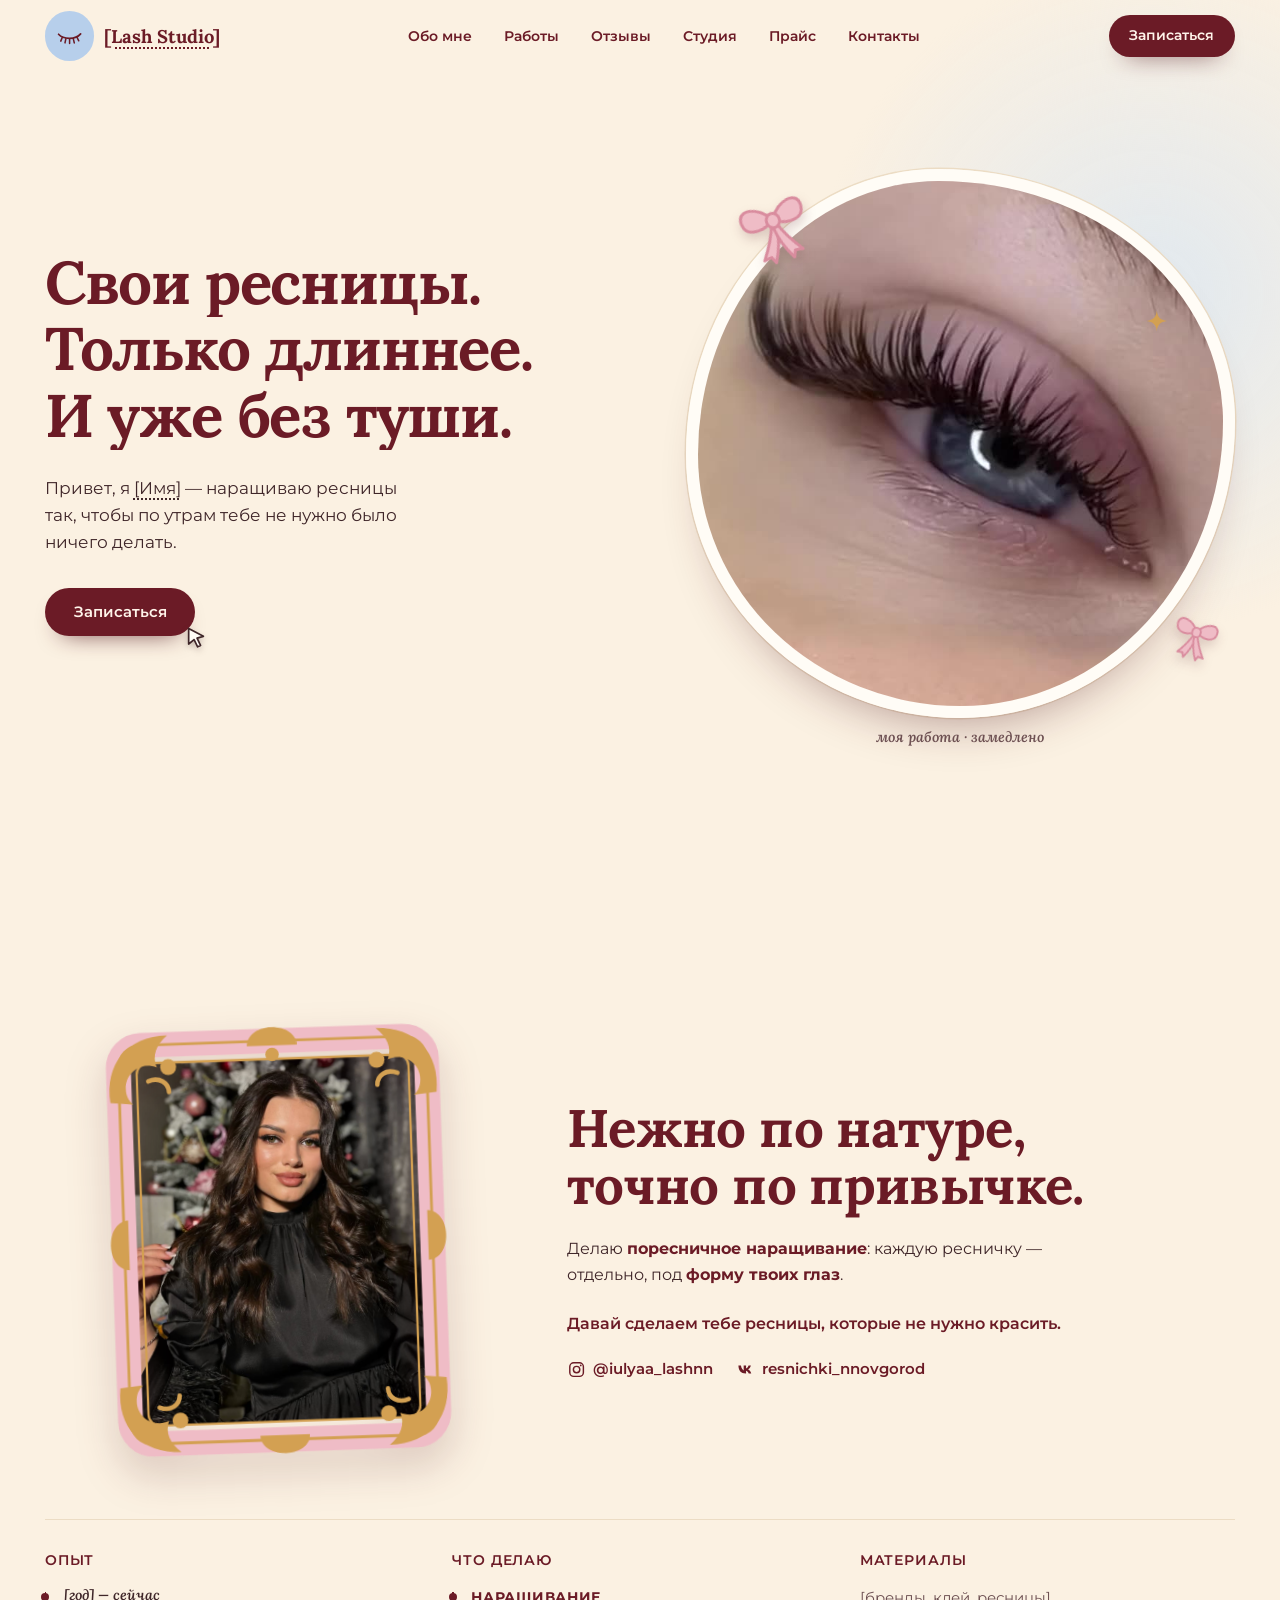
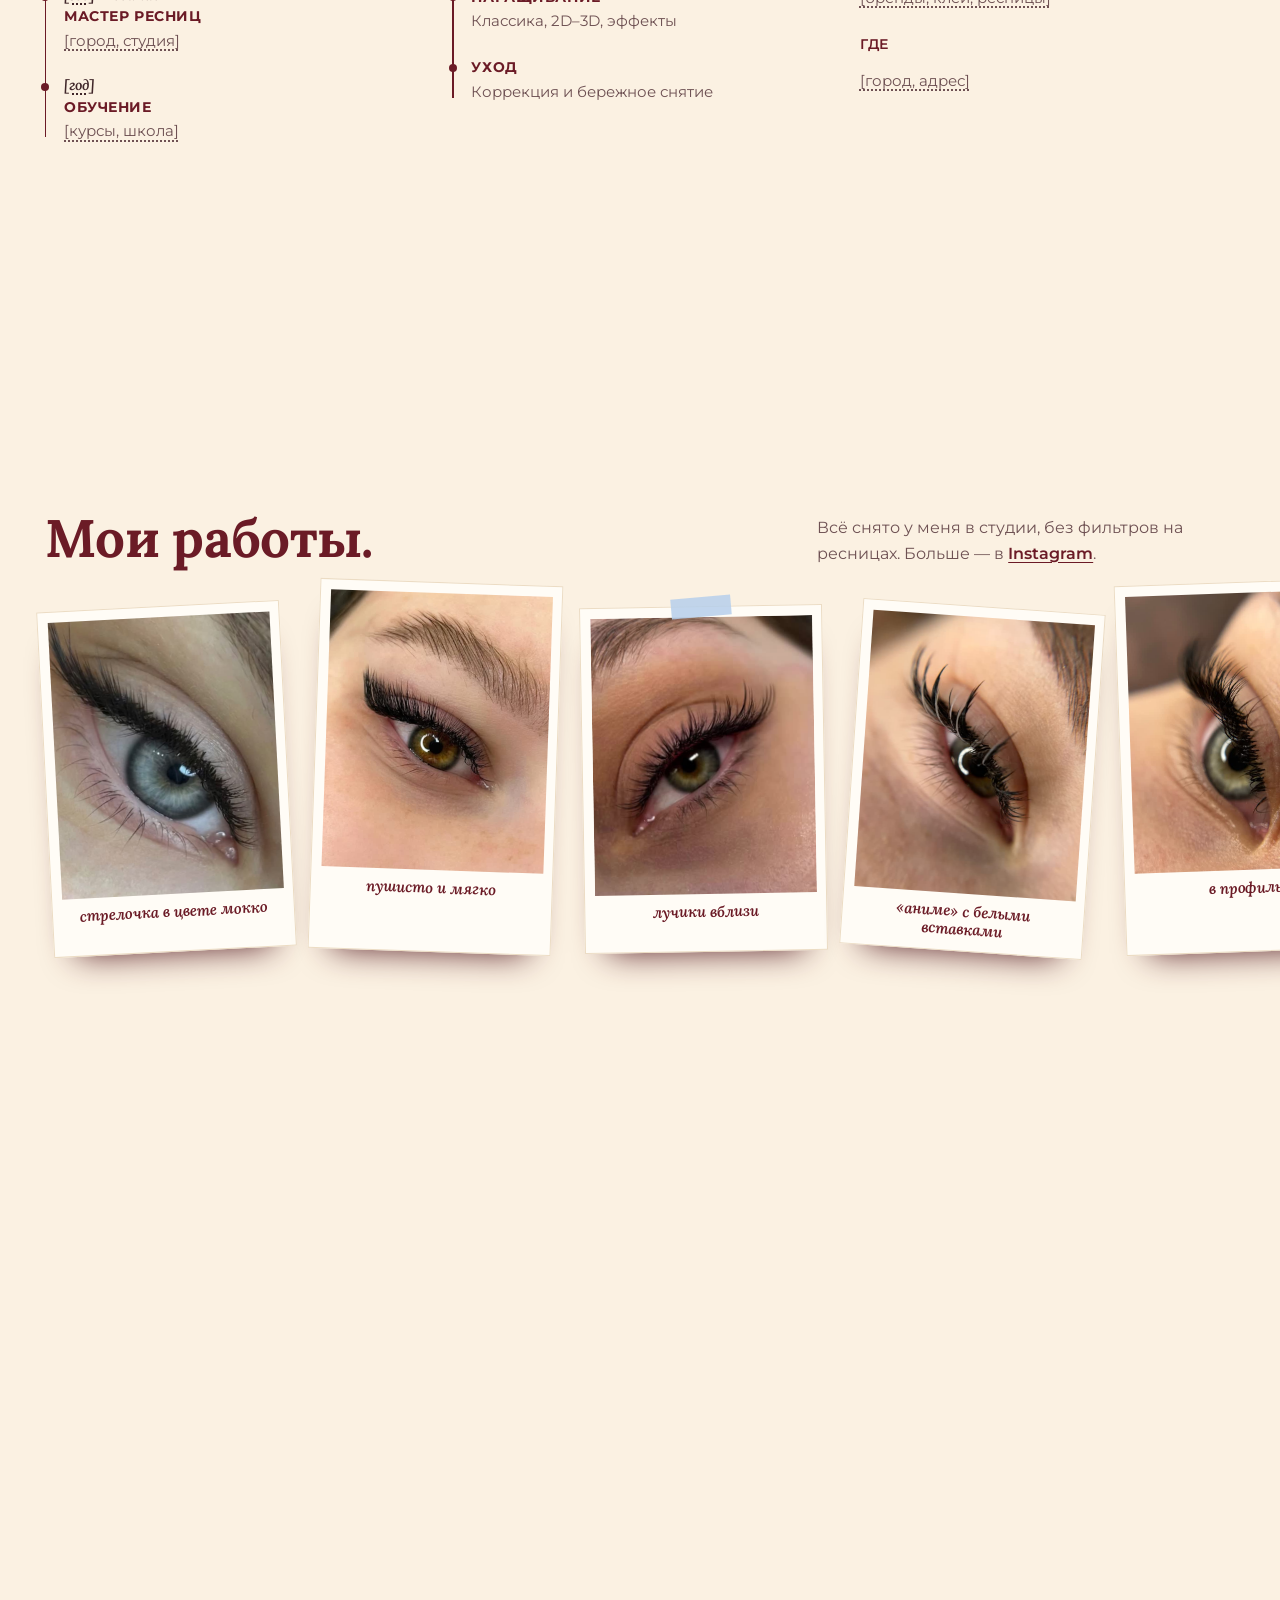
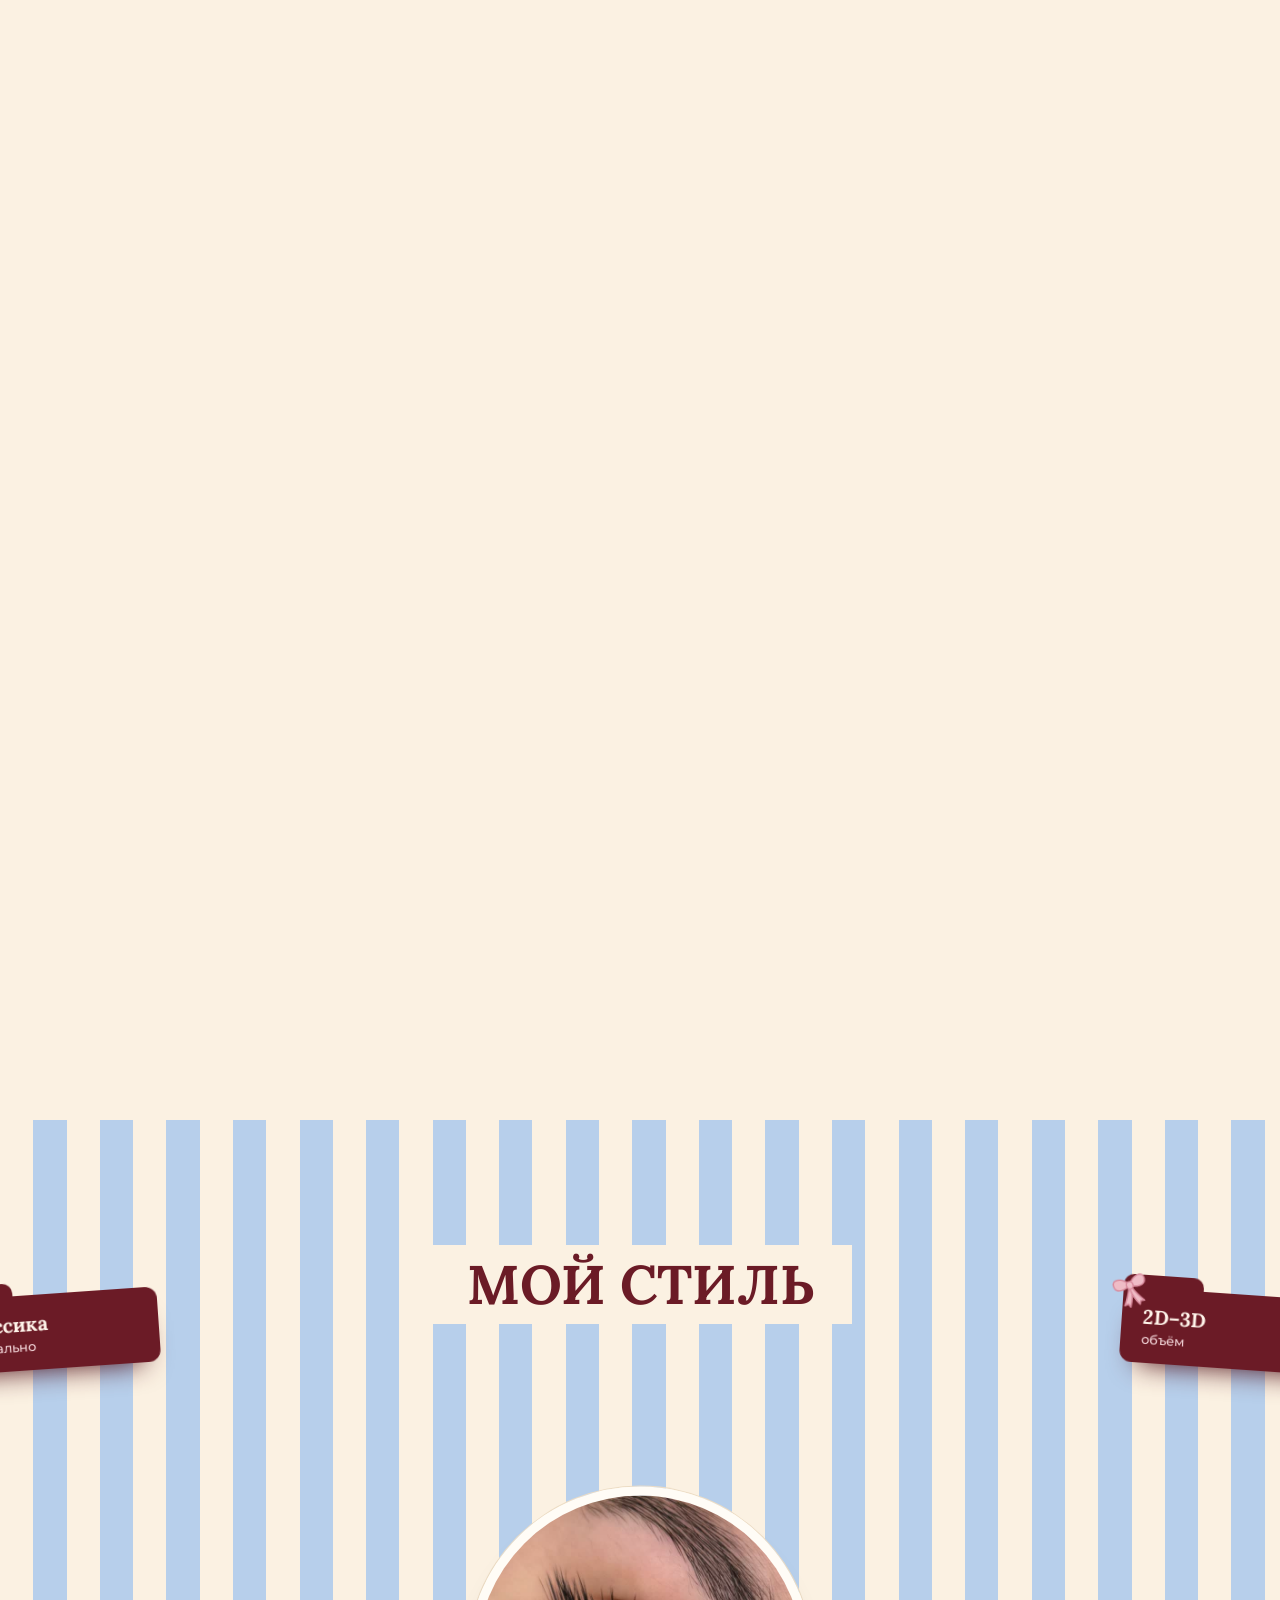
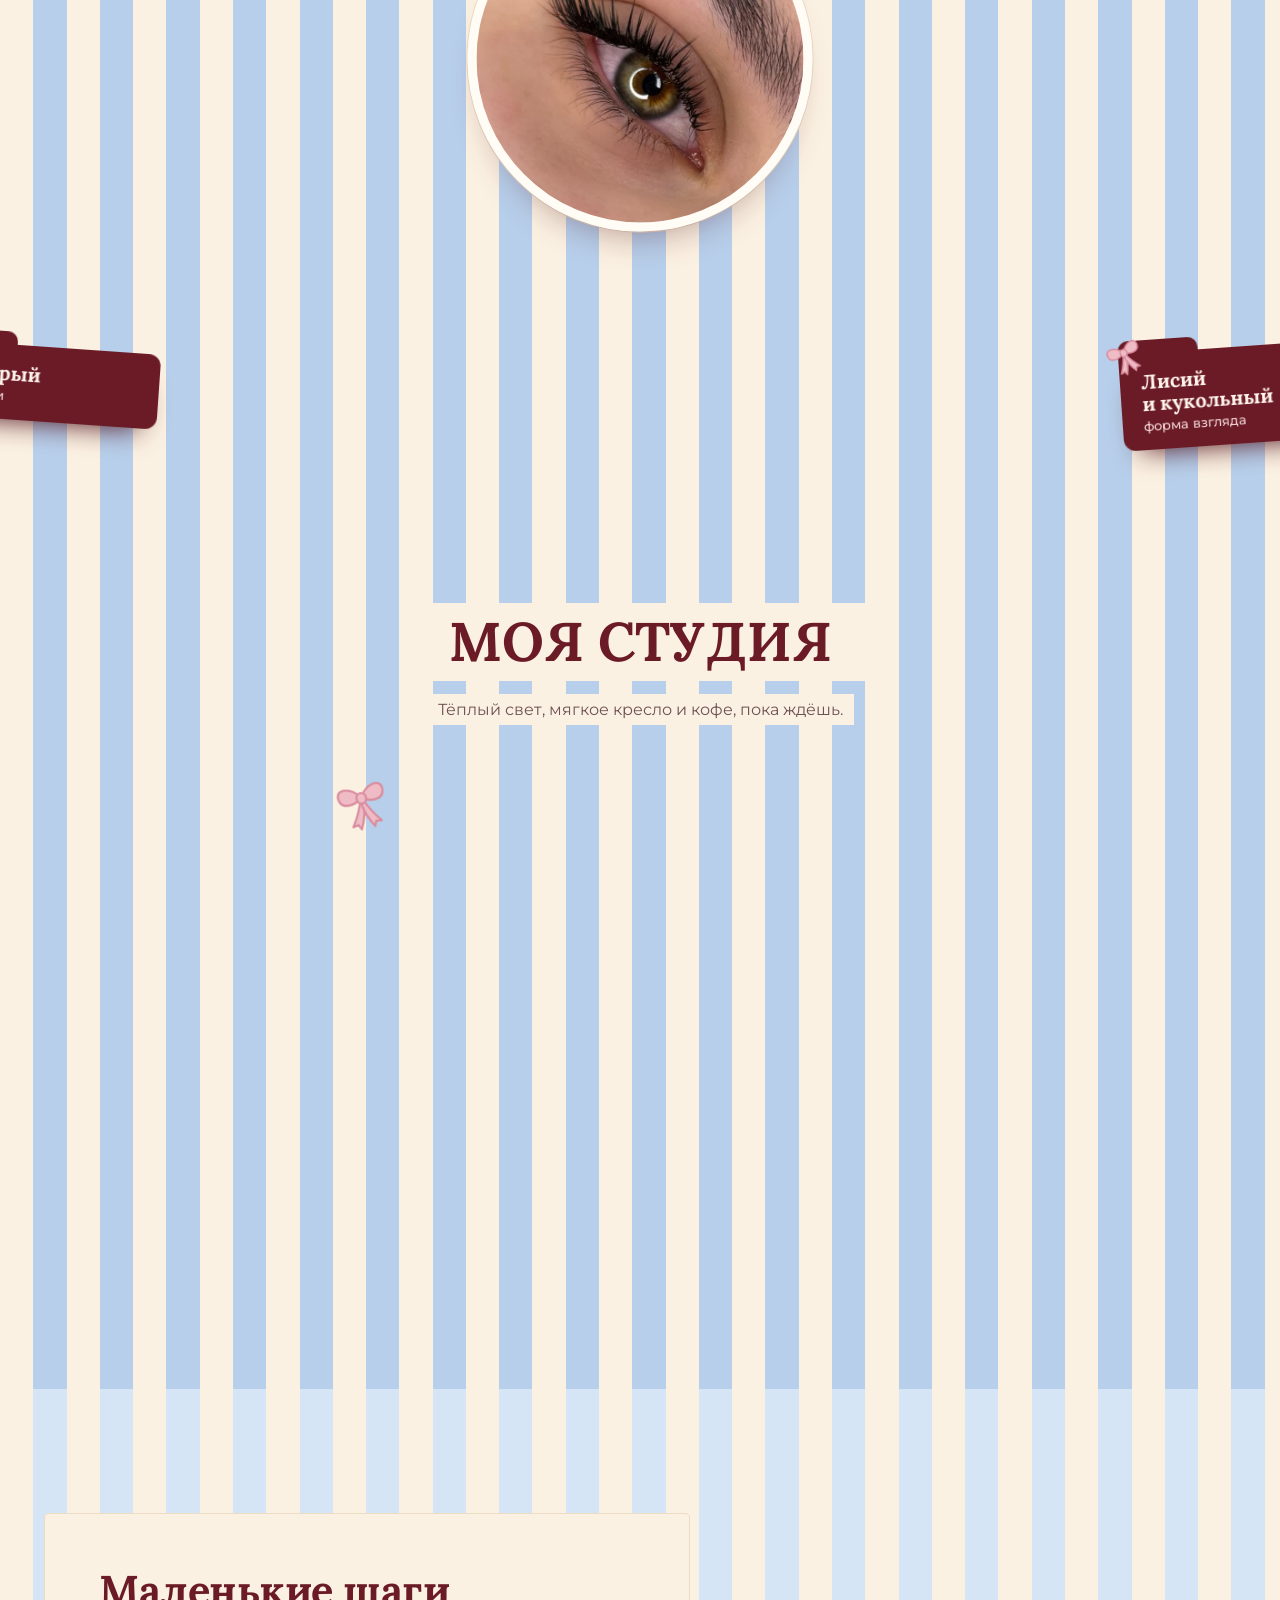
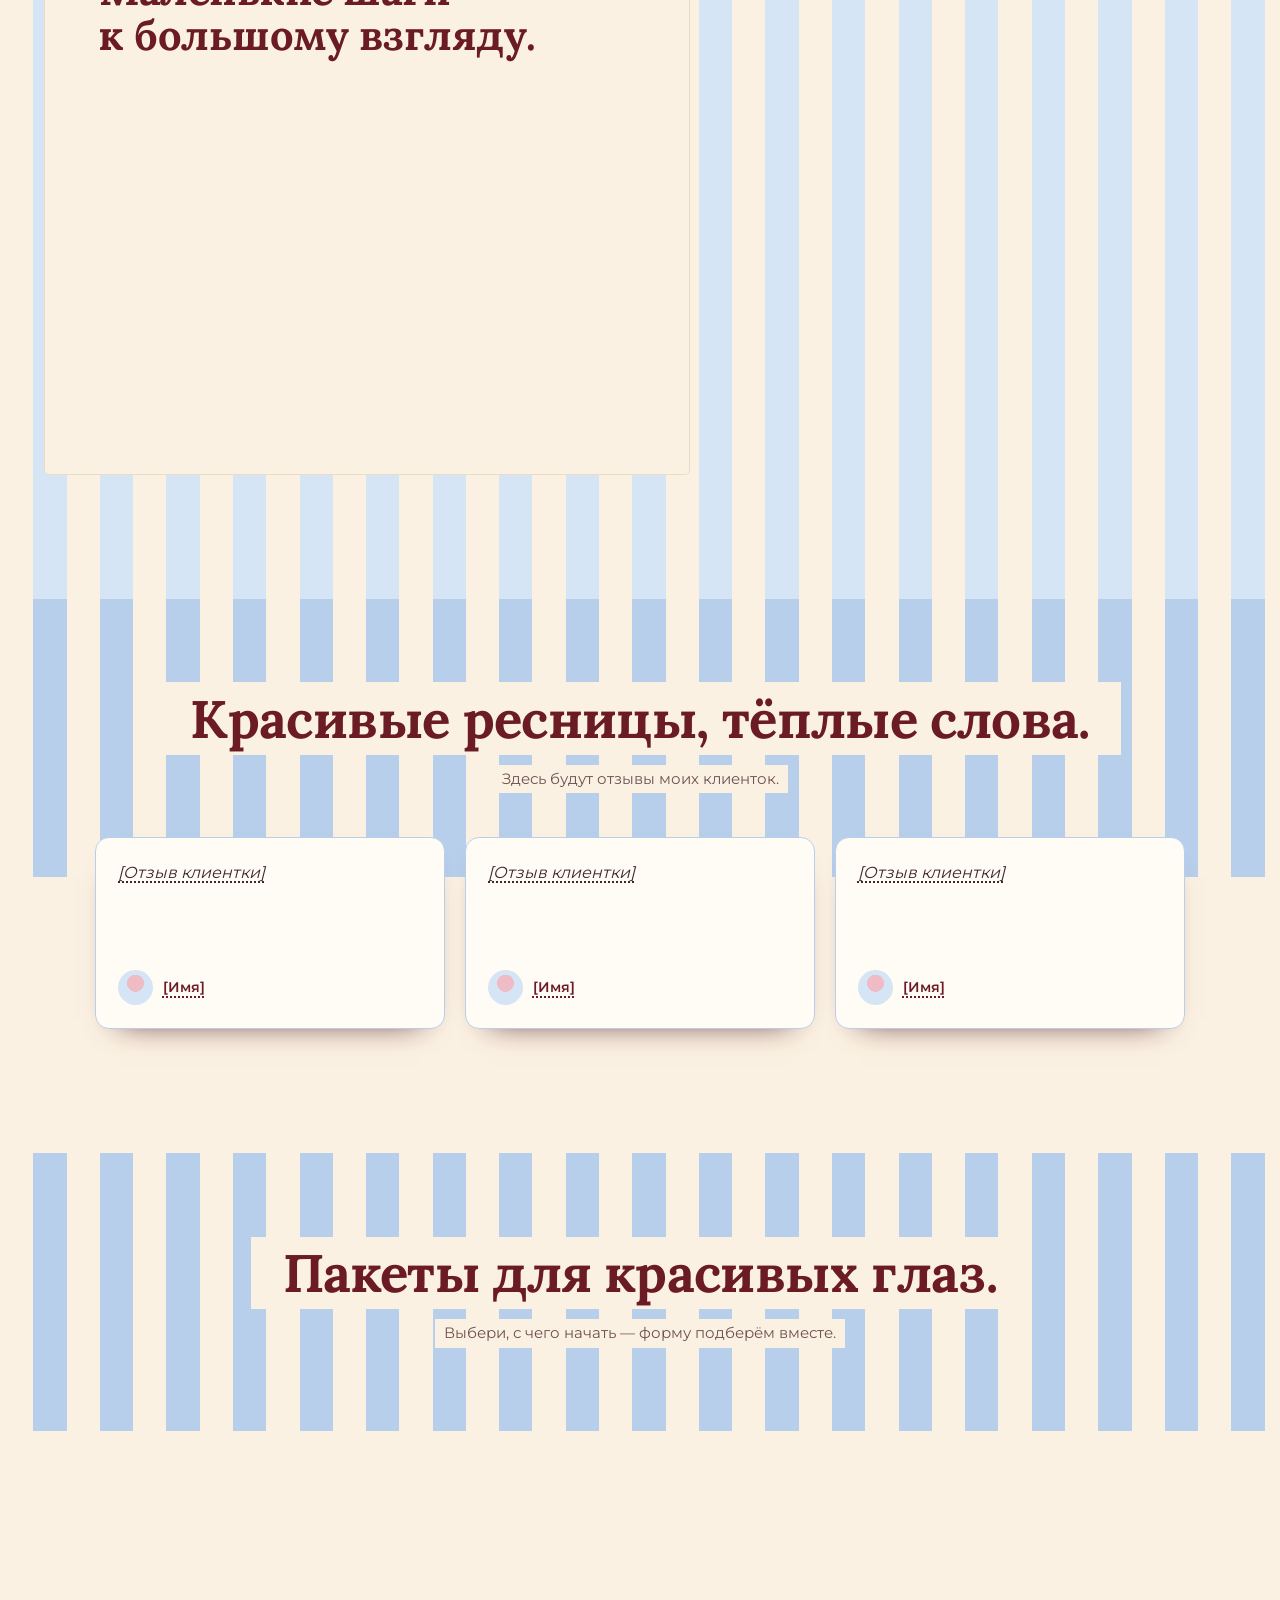
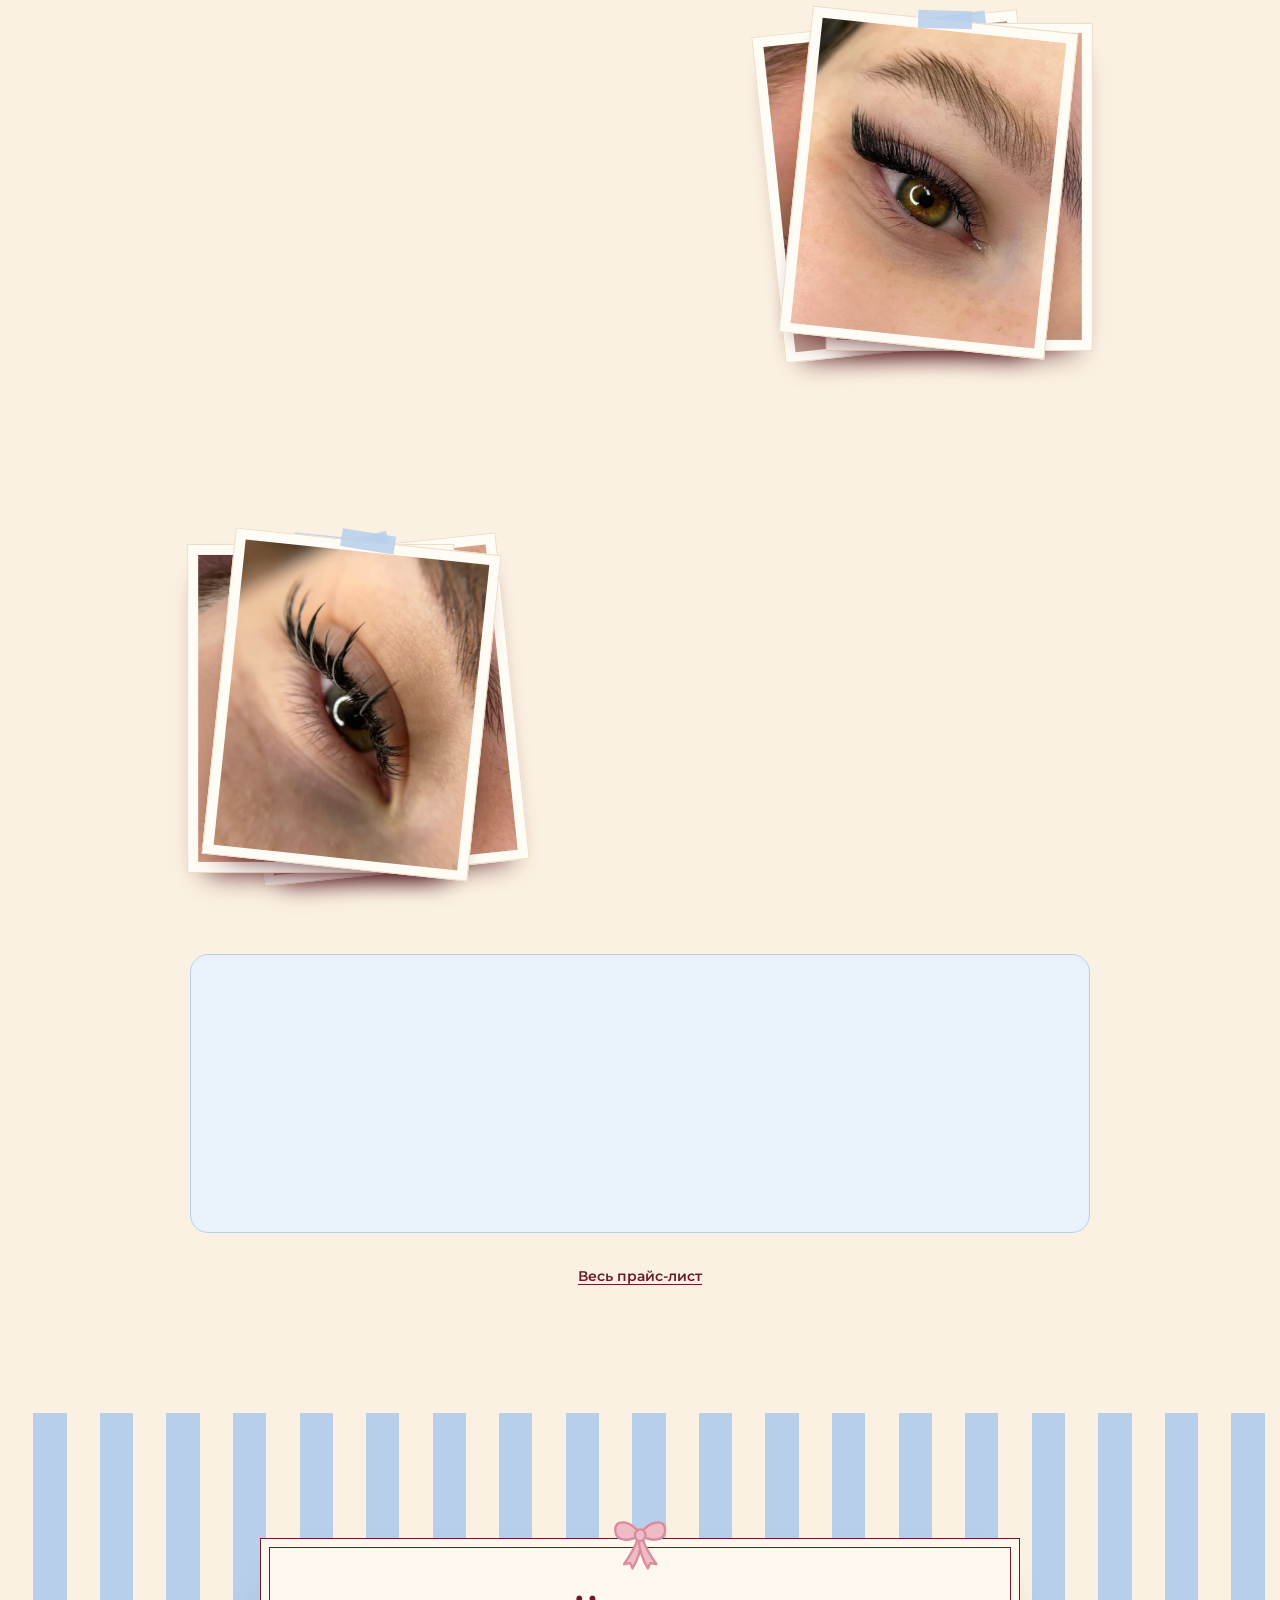
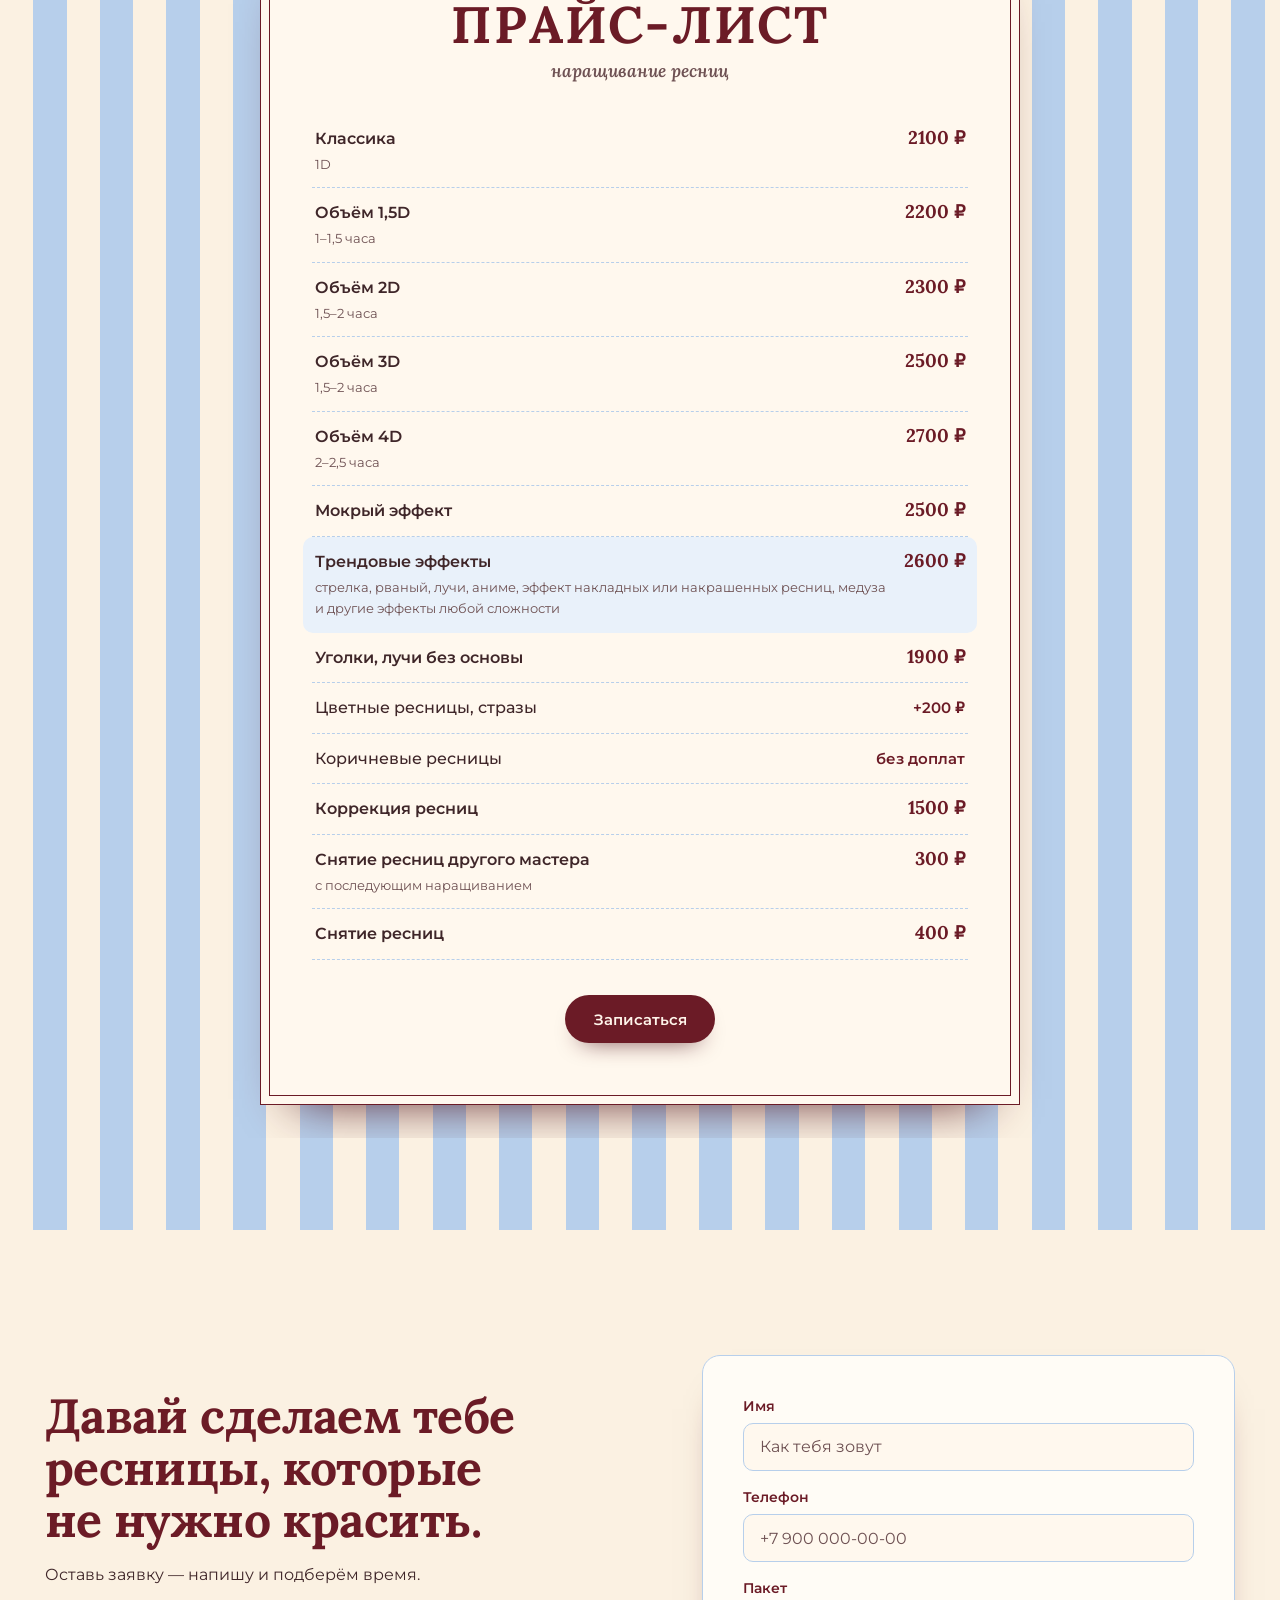
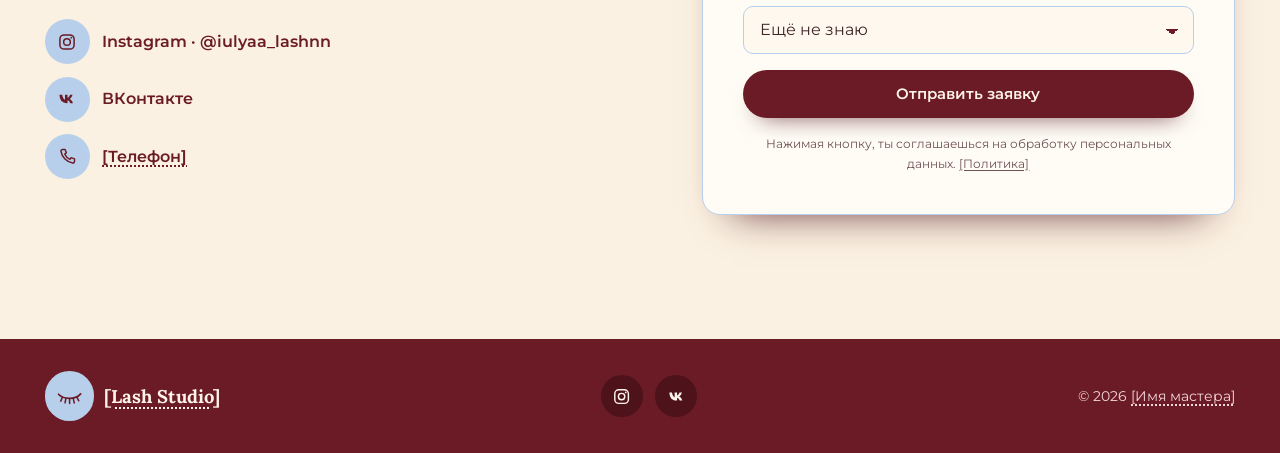
<file: v2/index.html>
<!doctype html>
<html lang="ru">
<head>
  <meta charset="utf-8">
  <meta name="viewport" content="width=device-width, initial-scale=1">
  <title>Наращивание ресниц — портфолио мастера</title>
  <meta name="description" content="Наращивание ресниц: классика, 2D–3D, мокрый, лисий и кукольный эффект. Просыпаешься уже красивой. Запись онлайн.">
  <meta name="theme-color" content="#fbf1e2">
  <link rel="preload" href="../assets/fonts/lora-cyr.woff2" as="font" type="font/woff2" crossorigin>
  <link rel="preload" href="../assets/fonts/montserrat-cyr.woff2" as="font" type="font/woff2" crossorigin>
  <link rel="stylesheet" href="../css/tokens.css">
  <link rel="stylesheet" href="css/v2.css">
  <script type="module" src="js/v2.js"></script>
</head>
<body>
  <svg class="sprite" aria-hidden="true" focusable="false">
    <symbol id="i-lash" viewBox="0 0 32 24"><path d="M3 9.5c6 6.5 20 6.5 26-.5" fill="none" stroke="currentColor" stroke-width="2" stroke-linecap="round"/><path d="M7.5 13 5.6 17.6M11.6 14.8l-1 4.8M16 15.4v5M20.4 14.9l1.1 4.8M24.6 12.8l2.2 4.4" fill="none" stroke="currentColor" stroke-width="1.8" stroke-linecap="round"/></symbol>
    <symbol id="i-bow" viewBox="0 0 48 48"><g fill="currentColor" stroke="var(--pink-deep)" stroke-width="1.6" stroke-linejoin="round"><path d="M24 21.5C18.5 12 6.5 10 7 18.8c.5 8 11 7.6 17 2.7Z"/><path d="M24 21.5C29.5 12 41.5 10 41 18.8c-.5 8-11 7.6-17 2.7Z"/><path d="M22.6 24c-2.4 7-6 12.6-9.6 17.6l4.2-.6 1.6 3.6c3.2-5.6 5.6-12 6.2-19Z"/><path d="M25.4 24c2.4 7 6 12.6 9.6 17.6l-4.2-.6-1.6 3.6c-3.2-5.6-5.6-12-6.2-19Z"/></g><ellipse cx="24" cy="22" rx="3.6" ry="4" fill="currentColor" stroke="var(--pink-deep)" stroke-width="1.6"/></symbol>
    <symbol id="i-cursor" viewBox="0 0 24 24"><path d="M5 3l13 7-5.6 1.6L15.5 18l-2.6 1.3-3.1-6.4L5 16.8Z" fill="var(--paper)" stroke="var(--ink)" stroke-width="1.5" stroke-linejoin="round"/></symbol>
    <symbol id="i-plane" viewBox="0 0 24 24"><path d="M21.5 3.5 2.8 10.9l6.5 2.3 2.4 6.8 3.3-4.5 4.6 3.4L21.5 3.5ZM9.3 13.2l9.9-7.4" fill="none" stroke="currentColor" stroke-width="1.8" stroke-linejoin="round" stroke-linecap="round"/></symbol>
    <symbol id="i-phone" viewBox="0 0 24 24"><path d="M6.8 3h2.9l1.5 4-2 1.4a12 12 0 0 0 6.4 6.4l1.4-2 4 1.5v2.9a2 2 0 0 1-2.2 2A17 17 0 0 1 4.8 5.2 2 2 0 0 1 6.8 3Z" fill="none" stroke="currentColor" stroke-width="1.8" stroke-linejoin="round"/></symbol>
    <symbol id="i-chat" viewBox="0 0 24 24"><path d="M4 5h16v11H9l-4 3.5V16H4Z" fill="none" stroke="currentColor" stroke-width="1.7" stroke-linejoin="round"/><path d="M8 9.5h8M8 12.5h5" stroke="currentColor" stroke-width="1.7" stroke-linecap="round"/></symbol>
    <symbol id="i-sofa" viewBox="0 0 24 24"><path d="M4 11V8a3 3 0 0 1 3-3h10a3 3 0 0 1 3 3v3M3 11h18v6H3zM5 17v2M19 17v2" fill="none" stroke="currentColor" stroke-width="1.7" stroke-linejoin="round" stroke-linecap="round"/></symbol>
    <symbol id="i-tweezers" viewBox="0 0 24 24"><path d="M5 3l7.5 16M9 3l3.5 16M12.5 19l.8 2" fill="none" stroke="currentColor" stroke-width="1.7" stroke-linecap="round"/><path d="M6.5 9h4" stroke="currentColor" stroke-width="1.7" stroke-linecap="round"/></symbol>
    <symbol id="i-refresh" viewBox="0 0 24 24"><path d="M19 8a8 8 0 1 0 1 6M19 3v5h-5" fill="none" stroke="currentColor" stroke-width="1.7" stroke-linecap="round" stroke-linejoin="round"/></symbol>
    <symbol id="i-sparkle" viewBox="0 0 48 48"><path d="M24 5c1.6 12.4 6.6 17.4 19 19-12.4 1.6-17.4 6.6-19 19-1.6-12.4-6.6-17.4-19-19 12.4-1.6 17.4-6.6 19-19Z" fill="currentColor"/></symbol>
    <symbol id="i-ig" viewBox="0 0 24 24"><rect x="3.5" y="3.5" width="17" height="17" rx="5" fill="none" stroke="currentColor" stroke-width="1.8"/><circle cx="12" cy="12" r="4" fill="none" stroke="currentColor" stroke-width="1.8"/><circle cx="17.2" cy="6.8" r="1.1" fill="currentColor"/></symbol>
    <symbol id="i-vk" viewBox="0 0 24 24"><path d="M3 7h3.2c.5 3.6 2.2 5.6 3.4 6V7h3v3.6c1.3-.2 2.6-1.7 3.1-3.6h2.9c-.5 2.4-2.1 4.2-3.4 4.9 1.3.6 3.2 2.1 3.9 5.1h-3.2c-.6-1.9-2.1-3.3-3.3-3.5V17h-.4C6.1 17 3.3 13.4 3 7Z" fill="currentColor"/></symbol>
    <symbol id="i-play" viewBox="0 0 24 24"><path d="M8 5.5v13l10-6.5Z" fill="currentColor"/></symbol>
    <symbol id="i-heart" viewBox="0 0 48 48"><path d="M24 40.5C10.5 31 5.5 23.4 8.2 15.4 10.8 8 19.8 7.6 24 14.6c4.2-7 13.2-6.6 15.8.8 2.7 8-2.3 15.6-15.8 25.1Z" fill="currentColor"/></symbol>
  </svg>

  <a class="skip" href="#zapis">Перейти к записи</a>

  <div class="drift" aria-hidden="true">
    <svg style="--x:6%;--s:34px;--c:var(--rose-soft);--t:26s;--d:-3s;--sway:30px"><use href="#i-bow"/></svg>
    <svg style="--x:17%;--s:16px;--c:var(--gold);--t:19s;--d:-11s;--sway:18px"><use href="#i-sparkle"/></svg>
    <svg style="--x:29%;--s:20px;--c:var(--stripe-blue);--t:23s;--d:-7s;--sway:24px"><use href="#i-heart"/></svg>
    <svg style="--x:41%;--s:26px;--c:var(--rose-soft);--t:31s;--d:-19s;--sway:36px"><use href="#i-bow"/></svg>
    <svg style="--x:53%;--s:14px;--c:var(--sky);--t:17s;--d:-5s;--sway:14px"><use href="#i-sparkle"/></svg>
    <svg style="--x:64%;--s:22px;--c:var(--rose-soft);--t:24s;--d:-15s;--sway:28px"><use href="#i-heart"/></svg>
    <svg style="--x:75%;--s:30px;--c:var(--stripe-blue);--t:29s;--d:-9s;--sway:32px"><use href="#i-bow"/></svg>
    <svg style="--x:86%;--s:18px;--c:var(--gold);--t:21s;--d:-14s;--sway:20px"><use href="#i-sparkle"/></svg>
    <svg style="--x:94%;--s:24px;--c:var(--rose-soft);--t:27s;--d:-22s;--sway:26px"><use href="#i-heart"/></svg>
  </div>

  <header class="nav" data-nav>
    <a class="logo" href="#top" aria-label="На главную">
      <span class="logo__disc"><svg aria-hidden="true"><use href="#i-lash"/></svg></span>
      <span class="stub">[Lash Studio]</span>
    </a>
    <nav aria-label="Разделы">
      <ul class="nav__links">
        <li><a href="#about">Обо мне</a></li>
        <li><a href="#works">Работы</a></li>
        <li><a href="#reviews">Отзывы</a></li>
        <li><a href="#studio">Студия</a></li>
        <li><a href="#price">Прайс</a></li>
        <li><a href="#zapis">Контакты</a></li>
      </ul>
    </nav>
    <a class="pill pill--small" href="#zapis">Записаться</a>
  </header>

  <main id="top">
    <!-- Hero -->
    <section class="hero sheet" aria-labelledby="hero-title">
      <div class="hero__copy">
        <h1 class="hero__title" id="hero-title" data-split>
          <span class="line"><span>Свои ресницы.</span></span>
          <span class="line"><span>Только длиннее.</span></span>
          <span class="line"><span>И уже без туши.</span></span>
        </h1>
        <p class="hero__lead reveal" style="--d:0.45s">Привет, я <span class="stub">[Имя]</span> — наращиваю ресницы так, чтобы по утрам тебе не нужно было ничего делать.</p>
        <a class="pill pill--cursor reveal" style="--d:0.6s" href="#zapis">Записаться<svg class="pill__cursor" aria-hidden="true"><use href="#i-cursor"/></svg></a>
      </div>
      <figure class="hero__sticker" data-parallax="-40">
        <div class="sticker-cut sticker-cut--video">
          <video class="sticker-cut__video" data-hero-video src="assets/video/hero.mp4" poster="assets/video/hero-poster.jpg" autoplay muted loop playsinline preload="auto" aria-label="Видео: глаз с нарощенными ресницами медленно открывается и закрывается"></video>
        </div>
        <svg class="hero__bow hero__bow--a" aria-hidden="true"><use href="#i-bow"/></svg>
        <svg class="hero__bow hero__bow--b" aria-hidden="true"><use href="#i-bow"/></svg>
        <svg class="hero__spark" aria-hidden="true"><use href="#i-sparkle"/></svg>
        <figcaption class="note">моя работа · замедлено</figcaption>
      </figure>
    </section>

    <!-- Обо мне -->
    <section class="about sheet" id="about" aria-labelledby="about-title">
      <figure class="baroque" data-reveal="swing">
        <div class="baroque__photo">
          <img src="assets/master/master.jpg" width="900" height="1125" alt="Мастер по наращиванию ресниц" loading="lazy">
        </div>
        <svg class="baroque__frame" viewBox="0 0 300 380" aria-hidden="true">
          <defs>
            <g id="bq-c" fill="var(--gold)"><path d="M6 64C2 30 22 6 58 6c-10 8-14 18-10 28-14-6-28 4-28 18 0 6 2 10 6 14Z"/><circle cx="58" cy="34" r="7"/><path d="M40 46c10-4 18 2 18 10" fill="none" stroke="var(--gold)" stroke-width="4" stroke-linecap="round"/></g>
          </defs>
          <rect x="14" y="14" width="272" height="352" rx="20" fill="none" stroke="var(--rose-soft)" stroke-width="22"/>
          <rect x="14" y="14" width="272" height="352" rx="20" fill="none" stroke="var(--gold)" stroke-width="2.5"/>
          <rect x="30" y="30" width="240" height="320" rx="10" fill="none" stroke="var(--gold)" stroke-width="2"/>
          <use href="#bq-c"/>
          <use href="#bq-c" transform="matrix(-1 0 0 1 300 0)"/>
          <use href="#bq-c" transform="matrix(1 0 0 -1 0 380)"/>
          <use href="#bq-c" transform="matrix(-1 0 0 -1 300 380)"/>
          <g fill="var(--gold)"><path d="M150 2c-14 0-22 8-22 16h44c0-8-8-16-22-16Z"/><circle cx="150" cy="26" r="6"/><path d="M150 378c-14 0-22-8-22-16h44c0 8-8 16-22 16Z"/><path d="M2 190c0-14 8-22 16-22v44c-8 0-16-8-16-22Z"/><path d="M298 190c0-14-8-22-16-22v44c8 0 16-8 16-22Z"/></g>
        </svg>
      </figure>
      <div class="about__text">
        <h2 class="h2" id="about-title">Нежно по&nbsp;натуре, точно по&nbsp;привычке.</h2>
        <p class="about__lead reveal">Делаю <strong>поресничное наращивание</strong>: каждую ресничку — отдельно, под <strong>форму твоих глаз</strong>.</p>
        <p class="about__lead about__lead--strong reveal" style="--d:0.15s">Давай сделаем тебе ресницы, которые не нужно красить.</p>
        <p class="about__social reveal" style="--d:0.3s"><a href="https://www.instagram.com/iulyaa_lashnn/" target="_blank" rel="noopener"><svg aria-hidden="true"><use href="#i-ig"/></svg>@iulyaa_lashnn</a><a href="https://vk.ru/resnichki_nnovgorod" target="_blank" rel="noopener"><svg aria-hidden="true"><use href="#i-vk"/></svg>resnichki_nnovgorod</a></p>
      </div>
      <div class="facts" data-reveal="timeline">
        <div class="facts__col">
          <h3 class="facts__title">Опыт</h3>
          <ol class="timeline">
            <li><span class="timeline__when"><span class="stub">[год]</span> — сейчас</span><b>Мастер ресниц</b><span><span class="stub">[город, студия]</span></span></li>
            <li><span class="timeline__when"><span class="stub">[год]</span></span><b>Обучение</b><span><span class="stub">[курсы, школа]</span></span></li>
          </ol>
        </div>
        <div class="facts__col">
          <h3 class="facts__title">Что делаю</h3>
          <ol class="timeline">
            <li><b>Наращивание</b><span>Классика, 2D–3D, эффекты</span></li>
            <li><b>Уход</b><span>Коррекция и бережное снятие</span></li>
          </ol>
        </div>
        <div class="facts__col">
          <h3 class="facts__title">Материалы</h3>
          <p class="facts__text"><span class="stub">[бренды, клей, ресницы]</span></p>
          <h3 class="facts__title facts__title--gap">Где</h3>
          <p class="facts__text"><span class="stub">[город, адрес]</span></p>
        </div>
      </div>
    </section>

    <!-- Работы -->
    <section class="works" id="works" aria-labelledby="works-title" data-works>
      <div class="works__pin">
        <div class="works__head">
          <h2 class="h2" id="works-title">Мои работы.</h2>
          <p>Всё снято у меня в студии, без фильтров на ресницах. Больше — в <a href="https://www.instagram.com/iulyaa_lashnn/" target="_blank" rel="noopener">Instagram</a>.</p>
        </div>
        <ol class="works__track" data-works-track>
          <li class="shot" style="--r:-3deg"><img src="assets/works/work-1.jpg" width="720" height="860" alt="Нежная стрелочка в цвете мокко" loading="lazy"><p>стрелочка в цвете мокко</p></li>
          <li class="shot shot--up" style="--r:2deg"><img src="assets/works/work-2.jpg" width="720" height="860" alt="Объёмные пушистые ресницы на карих глазах" loading="lazy"><p>пушисто и мягко</p></li>
          <li class="shot shot--video" style="--r:-1deg"><video src="assets/works/work-video.mp4" poster="assets/works/work-video-poster.jpg" muted loop playsinline preload="none" aria-label="Видео работы: лучики крупным планом"></video><span class="shot__play" aria-hidden="true"><svg><use href="#i-play"/></svg></span><p>лучики вблизи</p></li>
          <li class="shot" style="--r:4deg"><img src="assets/works/work-3.jpg" width="720" height="860" alt="Эффект «Аниме» с белыми вставками и миксом изгибов" loading="lazy"><p>«аниме» с белыми вставками</p></li>
          <li class="shot shot--up" style="--r:-2deg"><img src="assets/works/work-4.jpg" width="720" height="860" alt="Ресницы в профиль, мокрый эффект" loading="lazy"><p>в профиль</p></li>
          <li class="shot" style="--r:3deg"><img src="assets/works/work-6.jpg" width="720" height="860" alt="Лучики с удлинением к внешнему углу" loading="lazy"><p>лучики</p></li>
          <li class="shot shot--up" style="--r:-4deg"><img src="assets/works/work-7.jpg" width="720" height="860" alt="Объёмное наращивание на серых глазах" loading="lazy"><p>объём</p></li>
          <li class="shot" style="--r:2deg"><img src="assets/works/work-8.jpg" width="720" height="860" alt="Мокрый эффект с длинными лучами" loading="lazy"><p>мокрый эффект</p></li>
          <li class="shot shot--up" style="--r:-2deg"><img src="assets/works/work-9.jpg" width="720" height="860" alt="Ресницы крупным планом, макросъёмка" loading="lazy"><p>макро</p></li>
          <li class="shot" style="--r:3deg"><img src="assets/works/work-10.jpg" width="720" height="860" alt="Натуральное наращивание в коричневом цвете с нижними ресничками" loading="lazy"><p>натурально, в коричневом</p></li>
        </ol>
      </div>
    </section>

    <!-- Мой стиль -->
    <section class="style stripes" id="style" aria-labelledby="style-title" data-progress>
      <h2 class="band-title" id="style-title">Мой стиль</h2>
      <div class="style__stage">
        <figure class="style__center">
          <div class="sticker-cut sticker-cut--round sticker-cut--photo">
            <img src="assets/works/work-5.jpg" width="720" height="860" alt="Наращивание с M-изгибом, 2D-объём" loading="lazy">
          </div>
        </figure>
        <a class="folder" href="#packages" style="--fx:-1;--fy:-1;--i:0"><svg class="folder__bow" aria-hidden="true"><use href="#i-bow"/></svg>Классика<small>натурально</small></a>
        <a class="folder" href="#packages" style="--fx:1;--fy:-1;--i:1"><svg class="folder__bow" aria-hidden="true"><use href="#i-bow"/></svg>2D–3D<small>объём</small></a>
        <a class="folder" href="#packages" style="--fx:-1;--fy:1;--i:2"><svg class="folder__bow" aria-hidden="true"><use href="#i-bow"/></svg>Мокрый<small>лучики</small></a>
        <a class="folder" href="#packages" style="--fx:1;--fy:1;--i:3"><svg class="folder__bow" aria-hidden="true"><use href="#i-bow"/></svg>Лисий и&nbsp;кукольный<small>форма взгляда</small></a>
      </div>
    </section>

    <!-- Студия -->
    <section class="studio stripes" id="studio" aria-labelledby="studio-title">
      <h2 class="band-title" id="studio-title">Моя студия</h2>
      <p class="studio__lead">Тёплый свет, мягкое кресло и&nbsp;кофе, пока ждёшь.</p>
      <div class="studio__wall" data-progress>
        <figure class="snap snap--tall" style="--r:-3deg;--s:-60"><img src="assets/studio/studio-1.jpg" width="1100" height="1467" alt="Рабочее место: большое круглое зеркало, кольцевая лампа и стол с материалами" loading="lazy"><figcaption>свет как днём</figcaption></figure>
        <figure class="snap snap--arch" style="--r:2deg;--s:40"><img src="assets/studio/studio-2.jpg" width="1100" height="1467" alt="Уголок для гостей: кофе, сладости, ваза с сухоцветами и гирлянда" loading="lazy"><figcaption>кофе, пока ждёшь</figcaption></figure>
        <figure class="snap" style="--r:4deg;--s:-30"><img src="assets/studio/studio-3.jpg" width="1100" height="1467" alt="Сухоцветы в белой вазе и аромадиффузор у зеркала" loading="lazy"><figcaption>уют в&nbsp;деталях</figcaption></figure>
        <figure class="snap snap--wide" style="--r:-2deg;--s:70"><img src="assets/studio/studio-4.jpg" width="1100" height="1467" alt="Кушетка, лампа-полумесяц и столик с ресницами и инструментами" loading="lazy"><figcaption>здесь ты отдыхаешь</figcaption></figure>
        <svg class="studio__bow" aria-hidden="true"><use href="#i-bow"/></svg>
      </div>
    </section>

    <!-- Как проходит -->
    <section class="steps stripes stripes--soft" aria-labelledby="steps-title">
      <div class="steps__inner">
        <h2 class="h2 steps__title" id="steps-title">Маленькие шаги к&nbsp;большому взгляду.</h2>
        <ul class="toolkit" data-reveal="cards">
          <li class="tool" style="--i:0"><span class="tool__icon"><svg aria-hidden="true"><use href="#i-chat"/></svg></span><h3>Подбираем</h3><p>Форму, длину и&nbsp;изгиб под&nbsp;твои глаза.</p></li>
          <li class="tool" style="--i:1"><span class="tool__icon"><svg aria-hidden="true"><use href="#i-sofa"/></svg></span><h3>Отдыхаешь</h3><p>Глаза закрыты, можно даже задремать.</p></li>
          <li class="tool" style="--i:2"><span class="tool__icon"><svg aria-hidden="true"><use href="#i-tweezers"/></svg></span><h3>Наращиваю</h3><p>Каждую ресничку — отдельно.</p></li>
          <li class="tool" style="--i:3"><span class="tool__icon"><svg aria-hidden="true"><use href="#i-refresh"/></svg></span><h3>Обновляем</h3><p>Коррекция раз в&nbsp;<span class="nowrap">3–4 недели</span>.</p></li>
        </ul>
      </div>
      <p class="quote" data-reveal="quote">Проснулась —<br>и&nbsp;уже красивая.</p>
    </section>

    <!-- Отзывы -->
    <section class="reviews" id="reviews" aria-labelledby="reviews-title">
      <div class="reviews__head stripes">
        <h2 class="h2" id="reviews-title">Красивые ресницы, тёплые слова.</h2>
        <p>Здесь будут отзывы моих клиенток.</p>
      </div>
      <ul class="reviews__list" data-reveal="reviews">
        <li class="review" style="--i:0"><p class="review__text"><span class="stub">[Отзыв клиентки]</span></p><p class="review__who"><span class="review__ava"></span><span class="stub">[Имя]</span></p></li>
        <li class="review" style="--i:1"><p class="review__text"><span class="stub">[Отзыв клиентки]</span></p><p class="review__who"><span class="review__ava"></span><span class="stub">[Имя]</span></p></li>
        <li class="review" style="--i:2"><p class="review__text"><span class="stub">[Отзыв клиентки]</span></p><p class="review__who"><span class="review__ava"></span><span class="stub">[Имя]</span></p></li>
      </ul>
    </section>

    <!-- Пакеты -->
    <section class="packages" id="packages" aria-labelledby="packages-title">
      <div class="packages__head stripes">
        <h2 class="h2" id="packages-title">Пакеты для красивых глаз.</h2>
        <p>Выбери, с чего начать — форму подберём вместе.</p>
      </div>

      <article class="pkg" data-progress>
        <div class="pkg__text">
          <h3 class="pkg__num">Пакет 01</h3>
          <p class="pkg__name">Классика</p>
          <p class="pkg__desc">Для тех, кто хочет естественный взгляд, как будто свои — только лучше.</p>
          <ul class="pkg__list"><li>Одна ресничка на одну свою</li><li>Длина 8–11&nbsp;мм</li><li>Подбор изгиба и&nbsp;формы</li></ul>
          <a class="price" href="#zapis" data-effect="Классика">2100&nbsp;₽</a>
        </div>
        <div class="collage">
          <figure class="clip clip--photo" style="--x:4%;--y:6%;--r:-6deg;--i:0"><img src="assets/works/work-10.jpg" width="720" height="860" alt="Натуральное наращивание в коричневом" loading="lazy"></figure>
          <figure class="clip clip--photo" style="--x:46%;--y:0%;--r:5deg;--i:1"><img src="assets/works/work-5.jpg" width="720" height="860" alt="Классический изгиб, аккуратная форма" loading="lazy"></figure>
          <figure class="clip clip--photo" style="--x:24%;--y:34%;--r:3deg;--i:2"><img src="assets/works/work-2.jpg" width="720" height="860" alt="Мягкий пушистый результат" loading="lazy"></figure>
        </div>
      </article>

      <article class="pkg pkg--flip" data-progress>
        <div class="pkg__text">
          <h3 class="pkg__num">Пакет 02</h3>
          <p class="pkg__name">Объём 1,5D–4D</p>
          <p class="pkg__desc">Для тех, кто любит пышно и&nbsp;выразительно.</p>
          <ul class="pkg__list"><li>Объём от 1,5D до 4D</li><li>Мокрый и трендовые эффекты</li><li>Длина 9–12&nbsp;мм</li></ul>
          <a class="price" href="#zapis" data-effect="Объём 2D">От 2200&nbsp;₽</a>
        </div>
        <div class="collage">
          <figure class="clip clip--photo" style="--x:44%;--y:4%;--r:6deg;--i:0"><img src="assets/works/work-8.jpg" width="720" height="860" alt="Мокрый эффект" loading="lazy"></figure>
          <figure class="clip clip--photo" style="--x:2%;--y:10%;--r:-4deg;--i:1"><img src="assets/works/work-6.jpg" width="720" height="860" alt="Лучики" loading="lazy"></figure>
          <figure class="clip clip--photo" style="--x:24%;--y:36%;--r:-2deg;--i:2"><img src="assets/works/work-3.jpg" width="720" height="860" alt="Эффект «Аниме»" loading="lazy"></figure>
        </div>
      </article>

      <article class="pkg pkg--small" data-progress>
        <div class="pkg__text">
          <h3 class="pkg__num">Пакет 03</h3>
          <p class="pkg__name">Уход</p>
          <ul class="pkg__list pkg__list--row"><li>Коррекция — 1500&nbsp;₽</li><li>Снятие — 400&nbsp;₽</li><li>Снятие чужой работы перед наращиванием — 300&nbsp;₽</li></ul>
          <a class="price" href="#zapis" data-effect="Коррекция">От 400&nbsp;₽</a>
        </div>
      </article>
      <p class="packages__stub"><a href="#price">Весь прайс-лист</a></p>
    </section>

    <!-- Прайс -->
    <section class="price-list" id="price" aria-labelledby="price-title" data-reveal="menu">
      <div class="menu">
        <svg class="menu__bow" aria-hidden="true"><use href="#i-bow"/></svg>
        <h2 class="menu__title" id="price-title">Прайс-лист</h2>
        <p class="menu__sub">наращивание ресниц</p>
        <dl class="menu__list">
          <div class="menu__row"><dt>Классика <small>1D</small></dt><dd>2100 ₽</dd></div>
          <div class="menu__row"><dt>Объём 1,5D <small>1–1,5 часа</small></dt><dd>2200 ₽</dd></div>
          <div class="menu__row"><dt>Объём 2D <small>1,5–2 часа</small></dt><dd>2300 ₽</dd></div>
          <div class="menu__row"><dt>Объём 3D <small>1,5–2 часа</small></dt><dd>2500 ₽</dd></div>
          <div class="menu__row"><dt>Объём 4D <small>2–2,5 часа</small></dt><dd>2700 ₽</dd></div>
          <div class="menu__row"><dt>Мокрый эффект</dt><dd>2500 ₽</dd></div>
          <div class="menu__row menu__row--hit"><dt>Трендовые эффекты <small>стрелка, рваный, лучи, аниме, эффект накладных или накрашенных ресниц, медуза и другие эффекты любой сложности</small></dt><dd>2600 ₽</dd></div>
          <div class="menu__row"><dt>Уголки, лучи без основы</dt><dd>1900 ₽</dd></div>
          <div class="menu__row menu__row--add"><dt>Цветные ресницы, стразы</dt><dd>+200 ₽</dd></div>
          <div class="menu__row menu__row--add"><dt>Коричневые ресницы</dt><dd>без доплат</dd></div>
          <div class="menu__row"><dt>Коррекция ресниц</dt><dd>1500 ₽</dd></div>
          <div class="menu__row"><dt>Снятие ресниц другого мастера <small>с последующим наращиванием</small></dt><dd>300 ₽</dd></div>
          <div class="menu__row"><dt>Снятие ресниц</dt><dd>400 ₽</dd></div>
        </dl>
        <a class="pill" href="#zapis">Записаться</a>
      </div>
    </section>

    <!-- Запись -->
    <section class="booking sheet" id="zapis" aria-labelledby="booking-title">
      <div class="booking__intro">
        <h2 class="h2 booking__title" id="booking-title">Давай сделаем тебе ресницы, которые не&nbsp;нужно красить.</h2>
        <p class="booking__lead">Оставь заявку — напишу и&nbsp;подберём время.</p>
        <ul class="contacts">
          <li><a href="https://www.instagram.com/iulyaa_lashnn/" target="_blank" rel="noopener"><span class="contacts__icon"><svg aria-hidden="true"><use href="#i-ig"/></svg></span>Instagram · @iulyaa_lashnn</a></li>
          <li><a href="https://vk.ru/resnichki_nnovgorod" target="_blank" rel="noopener"><span class="contacts__icon"><svg aria-hidden="true"><use href="#i-vk"/></svg></span>ВКонтакте</a></li>
          <li><a href="tel:+70000000000" data-stub="phone"><span class="contacts__icon"><svg aria-hidden="true"><use href="#i-phone"/></svg></span><span class="stub">[Телефон]</span></a></li>
        </ul>
      </div>
      <form class="form" data-form novalidate data-endpoint="">
        <div class="form__body">
          <div class="field"><label for="f-name">Имя</label><input id="f-name" name="name" type="text" autocomplete="given-name" required placeholder="Как тебя зовут"><p class="field__error" id="f-name-err" hidden>Напиши, пожалуйста, имя</p></div>
          <div class="field"><label for="f-phone">Телефон</label><input id="f-phone" name="phone" type="tel" autocomplete="tel" inputmode="tel" required placeholder="+7 900 000-00-00"><p class="field__error" id="f-phone-err" hidden>Проверь номер: нужно хотя бы 10 цифр</p></div>
          <div class="field"><label for="f-effect">Пакет</label>
            <select id="f-effect" name="effect"><option>Ещё не знаю</option><option>Классика</option><option>Объём 1,5D</option><option>Объём 2D</option><option>Объём 3D</option><option>Объём 4D</option><option>Мокрый эффект</option><option>Трендовые эффекты</option><option>Уголки, лучи</option><option>Коррекция</option><option>Снятие</option></select>
          </div>
          <button class="pill pill--wide" type="submit"><span class="form__label">Отправить заявку</span></button>
          <p class="form__legal">Нажимая кнопку, ты соглашаешься на обработку персональных данных. <a href="#" data-stub="policy">[Политика]</a></p>
          <p class="form__status" role="status" aria-live="polite"></p>
        </div>
        <div class="form__done" hidden tabindex="-1"><svg aria-hidden="true"><use href="#i-bow"/></svg><p class="form__done-title">Заявка у меня!</p><p>Скоро напишу, чтобы подобрать время.</p></div>
      </form>
    </section>
  </main>

  <footer class="footer">
    <a class="logo logo--light" href="#top"><span class="logo__disc"><svg aria-hidden="true"><use href="#i-lash"/></svg></span><span class="stub">[Lash Studio]</span></a>
    <ul class="footer__social">
      <li><a href="https://www.instagram.com/iulyaa_lashnn/" target="_blank" rel="noopener" aria-label="Instagram"><svg aria-hidden="true"><use href="#i-ig"/></svg></a></li>
      <li><a href="https://vk.ru/resnichki_nnovgorod" target="_blank" rel="noopener" aria-label="ВКонтакте"><svg aria-hidden="true"><use href="#i-vk"/></svg></a></li>
    </ul>
    <p>© 2026 <span class="stub">[Имя мастера]</span></p>
  </footer>
</body>
</html>
</file>
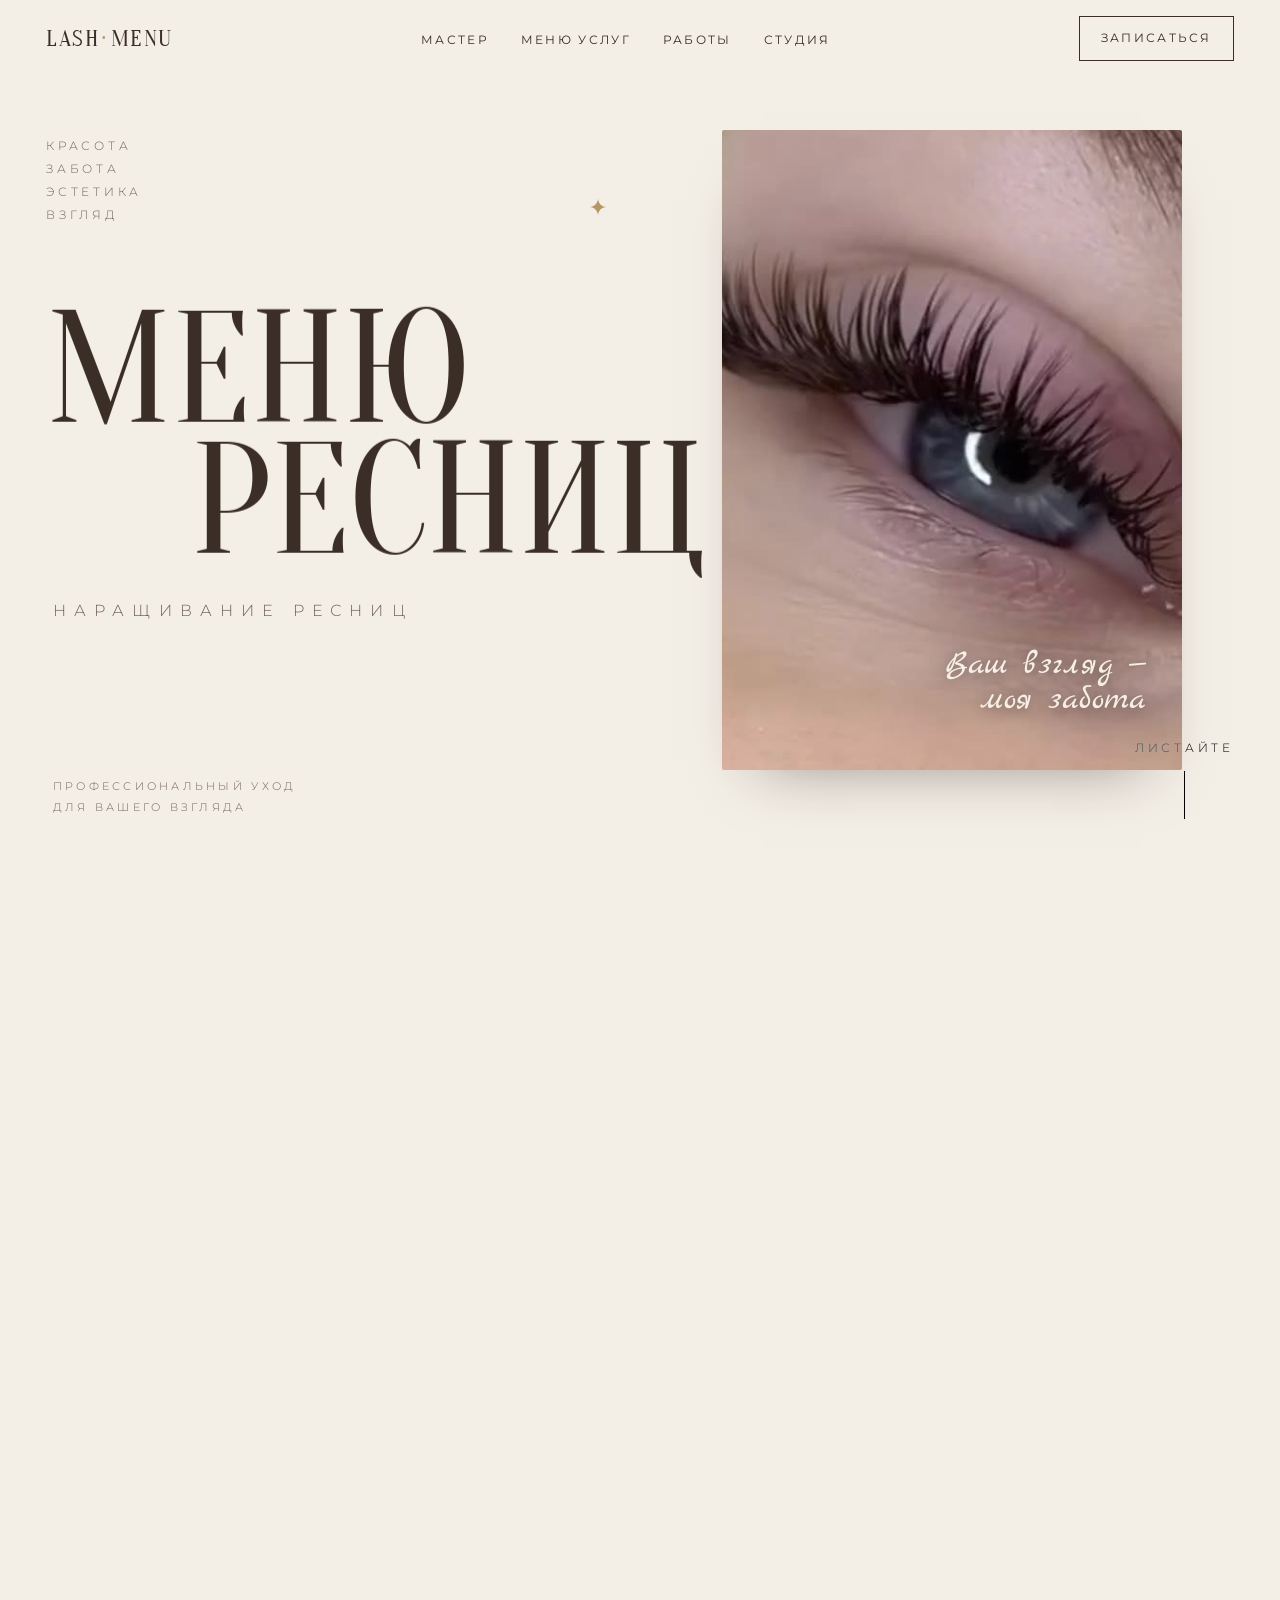
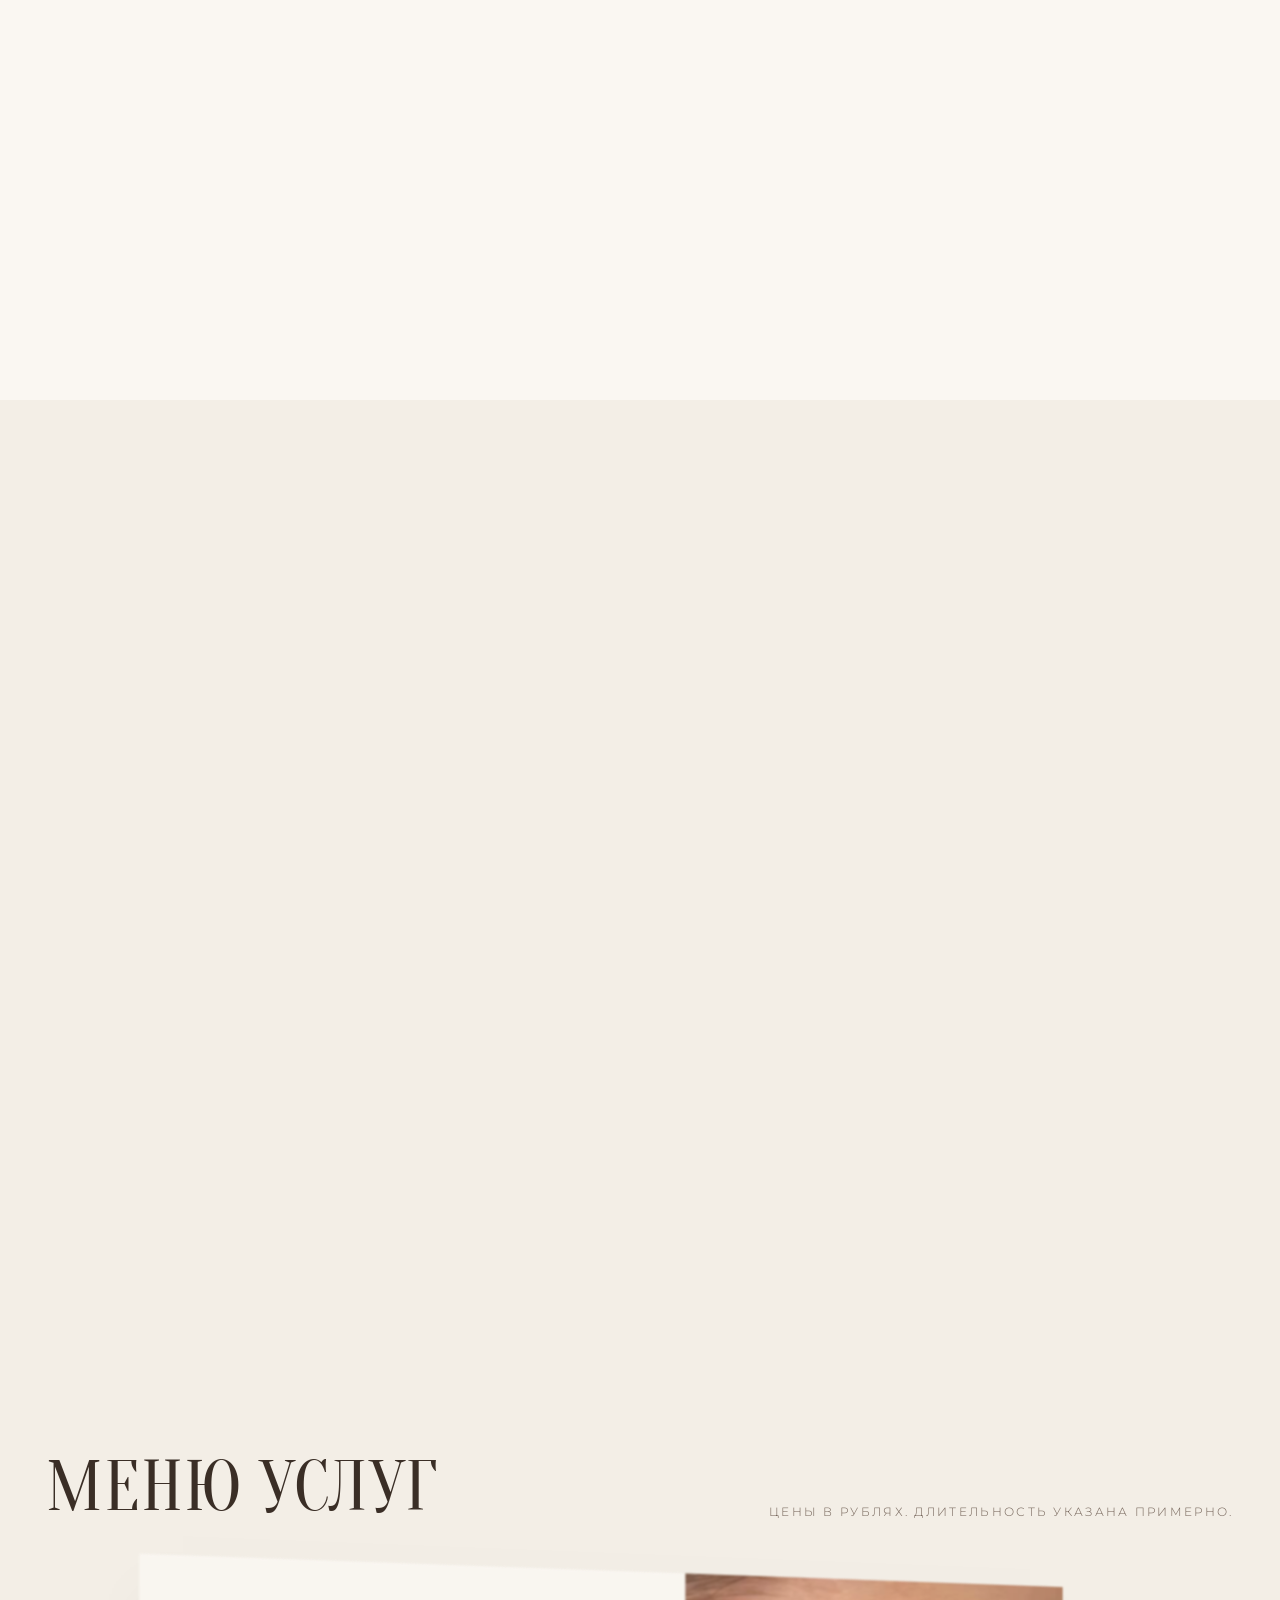
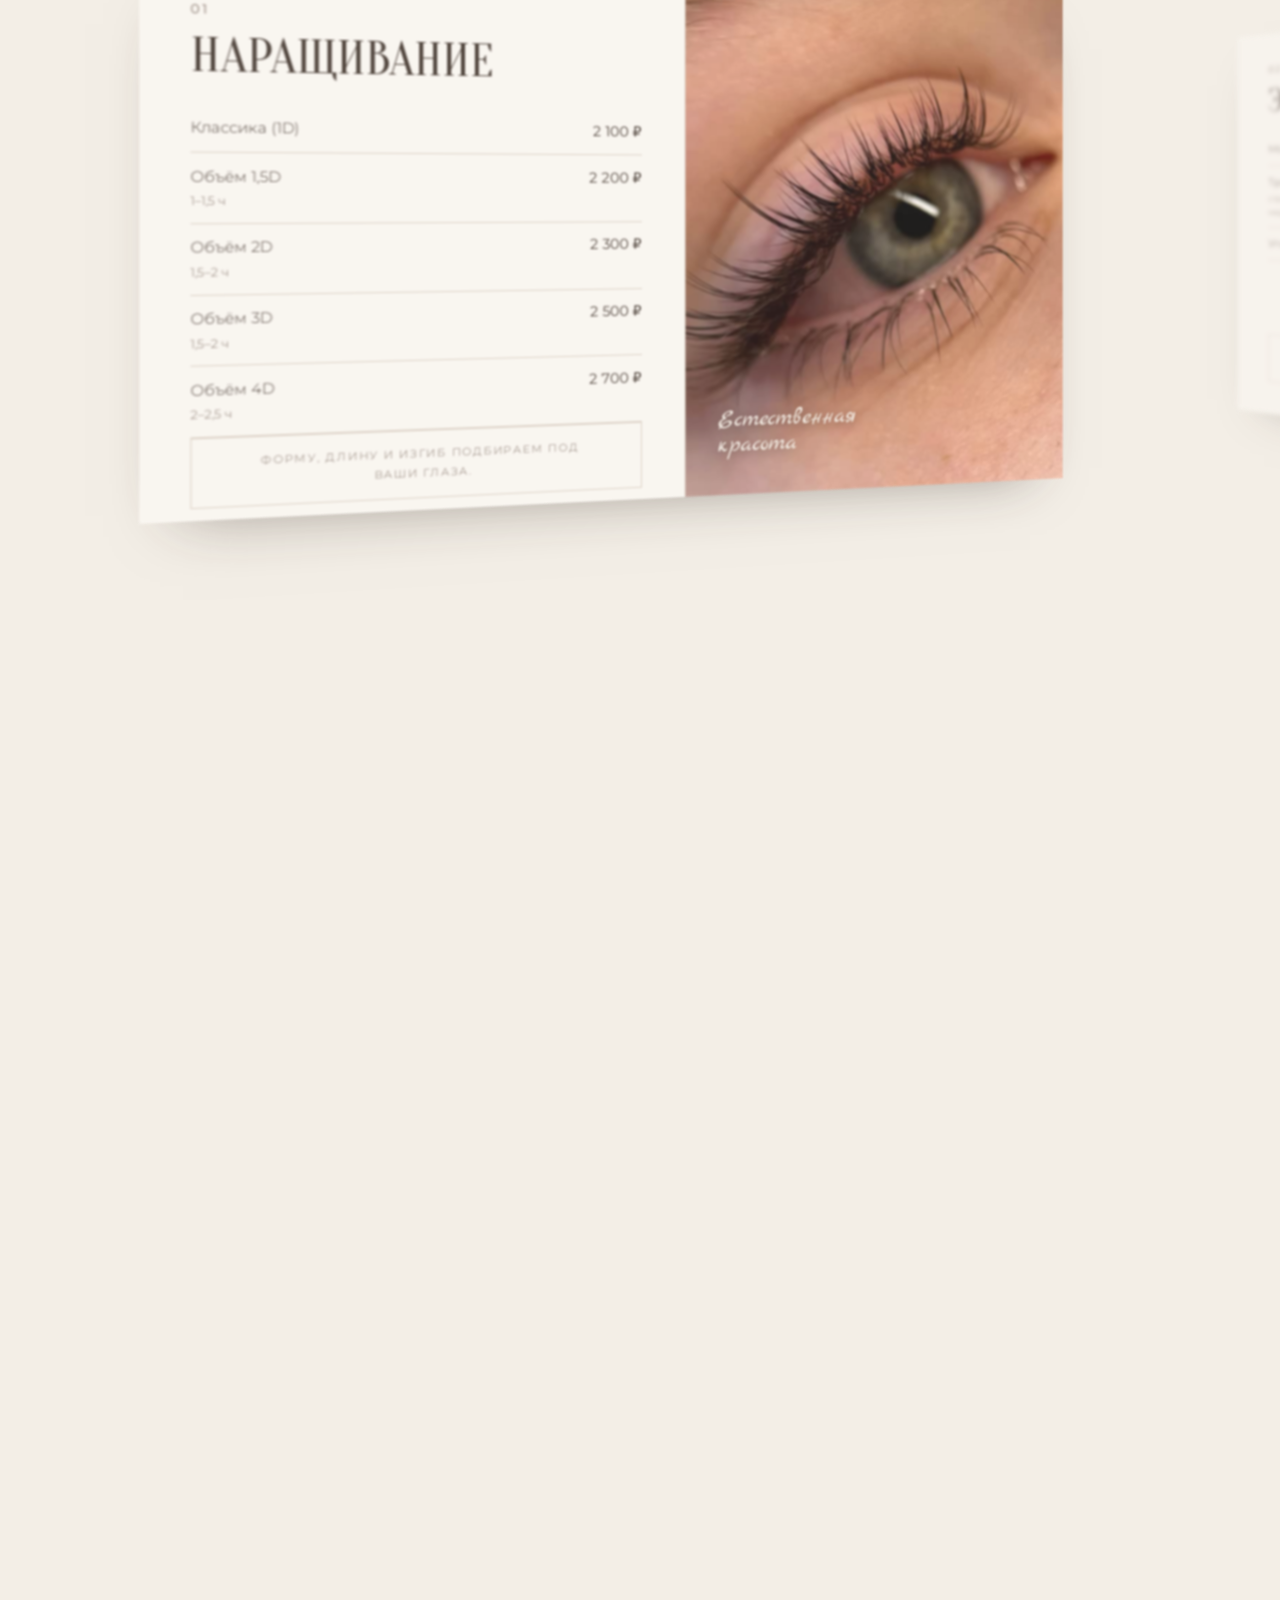
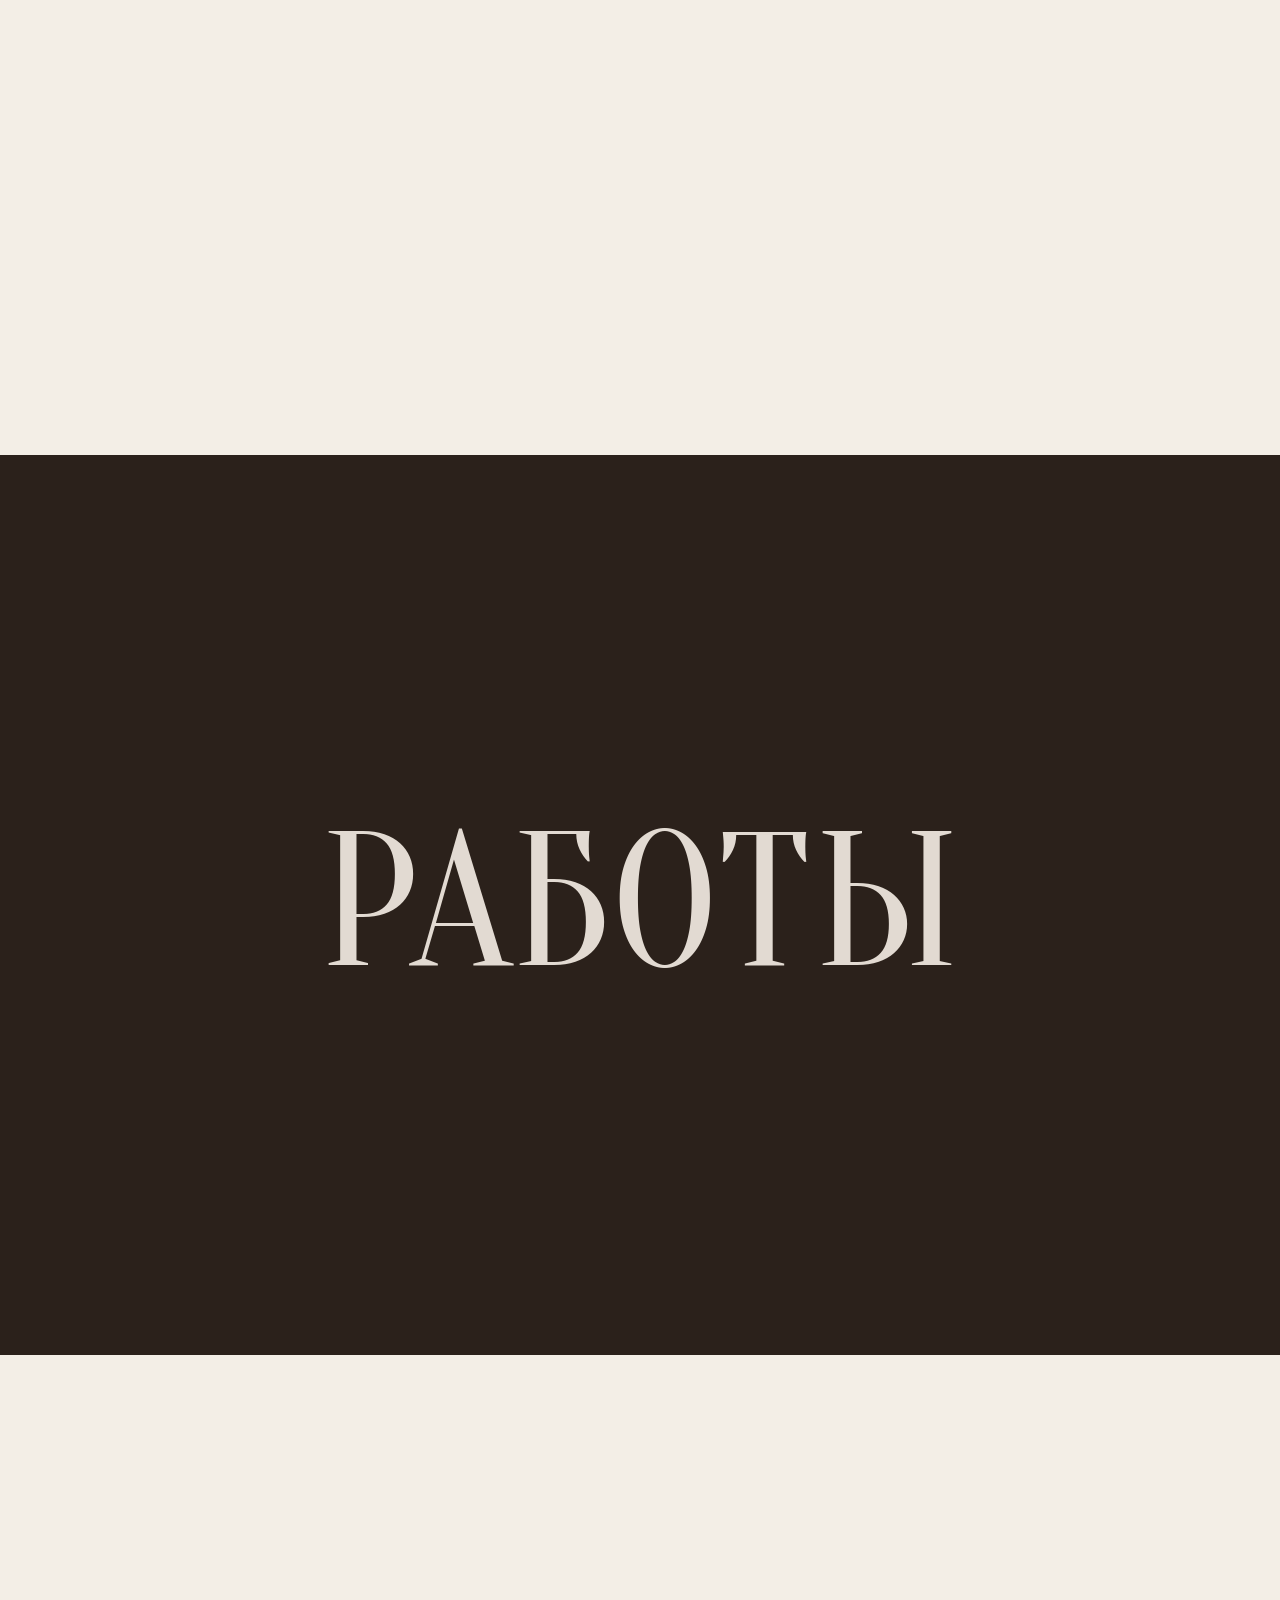
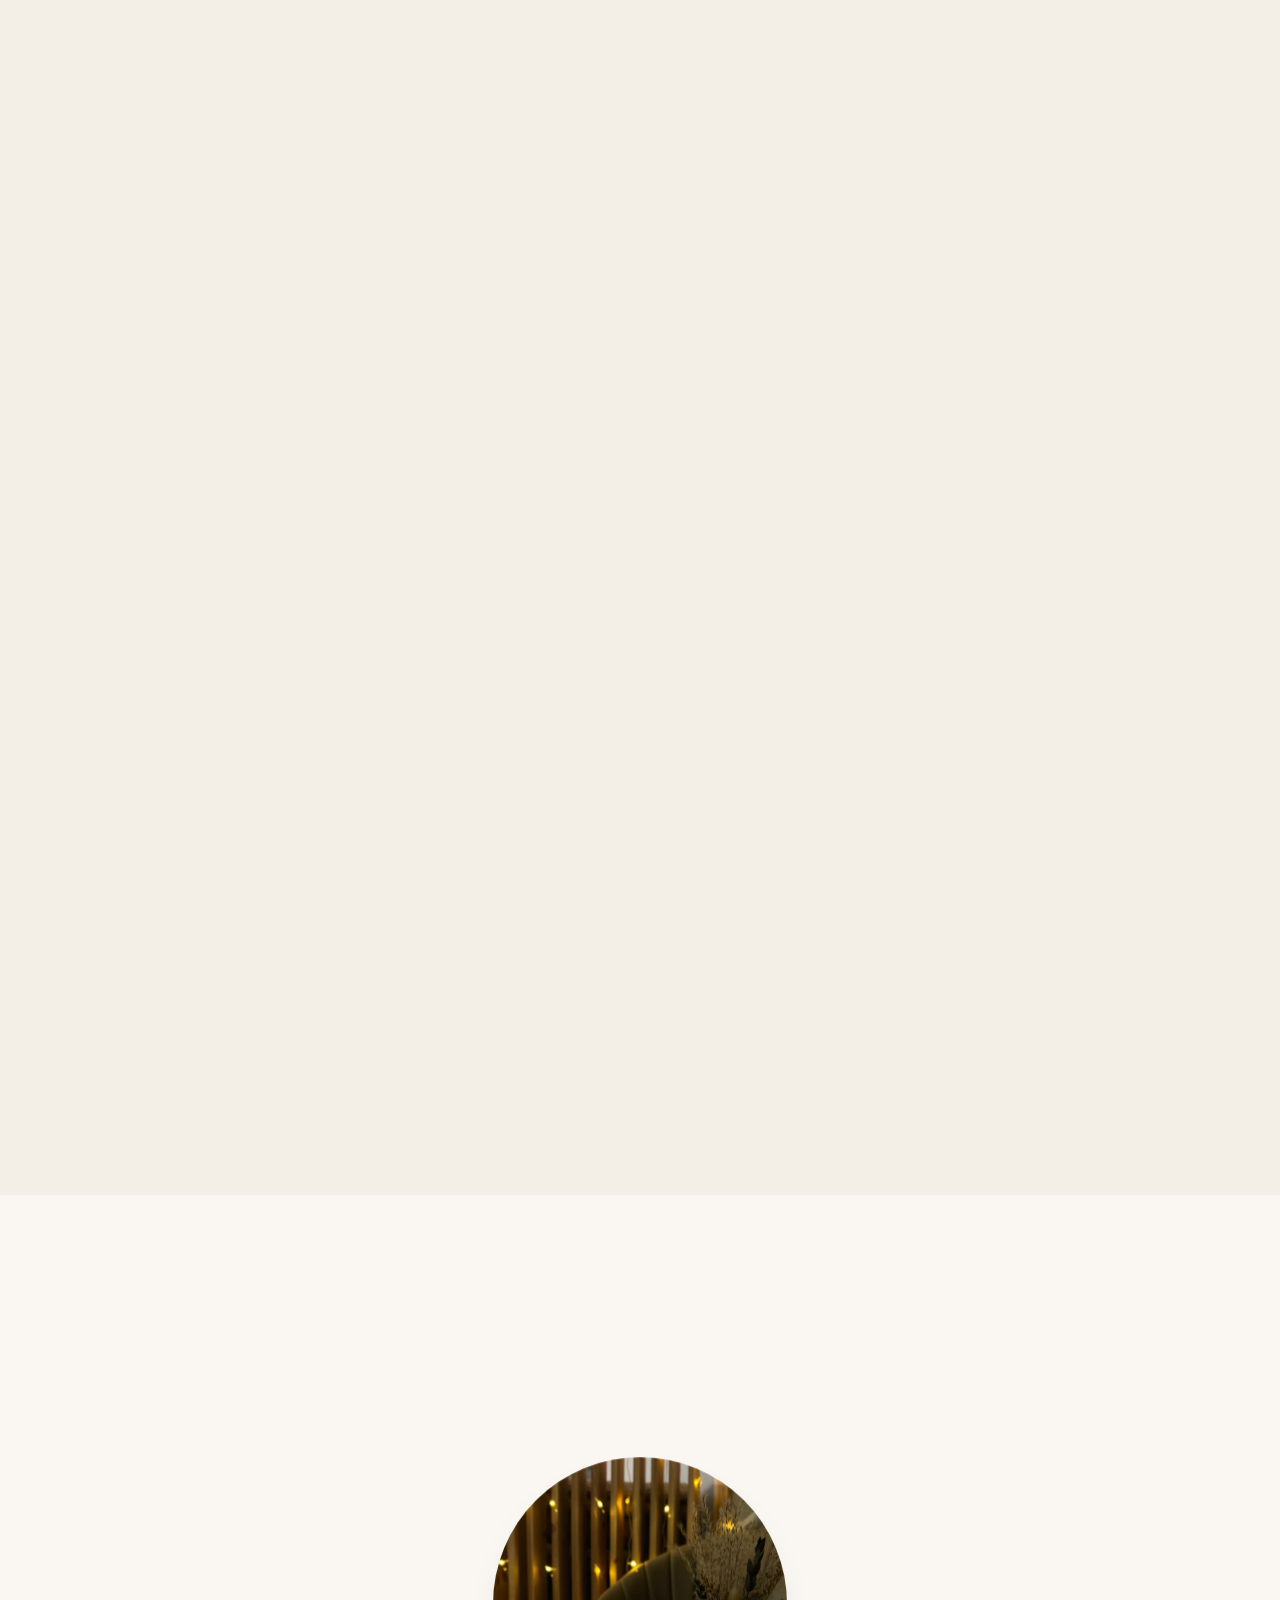
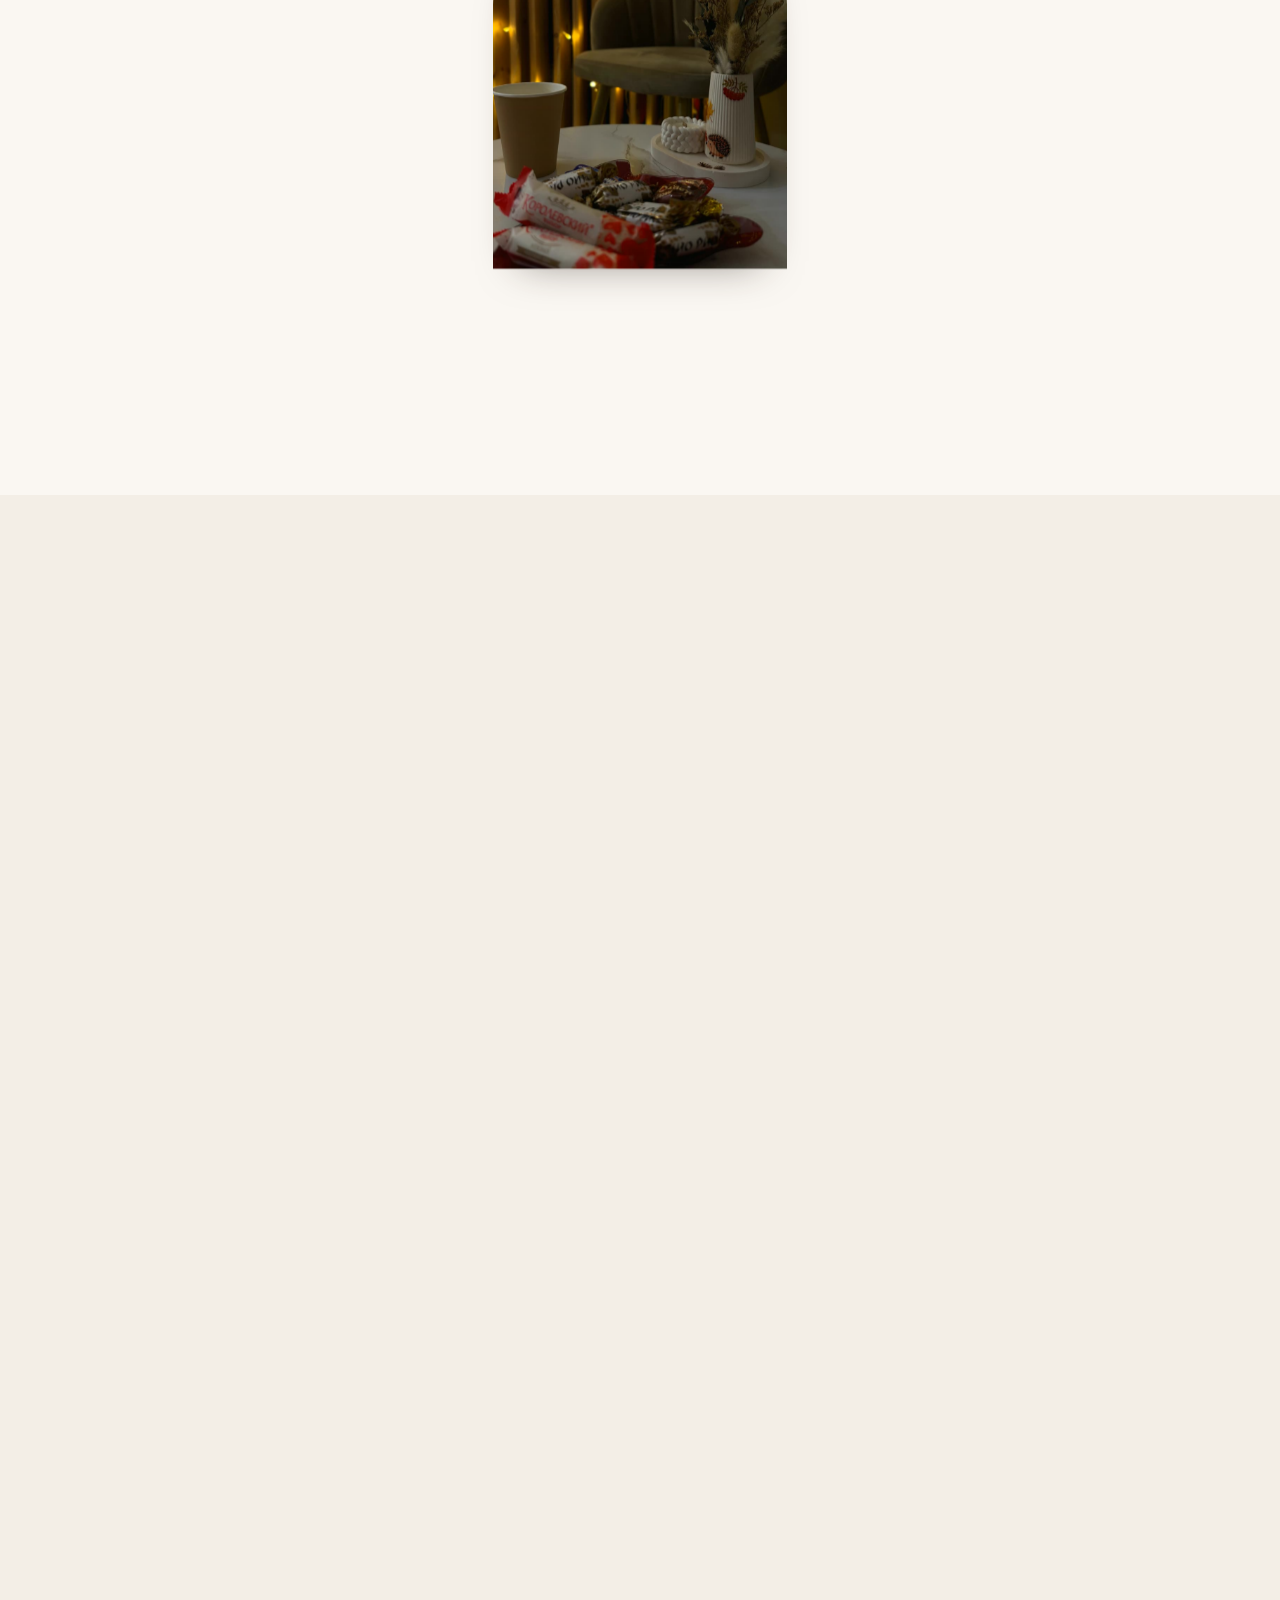
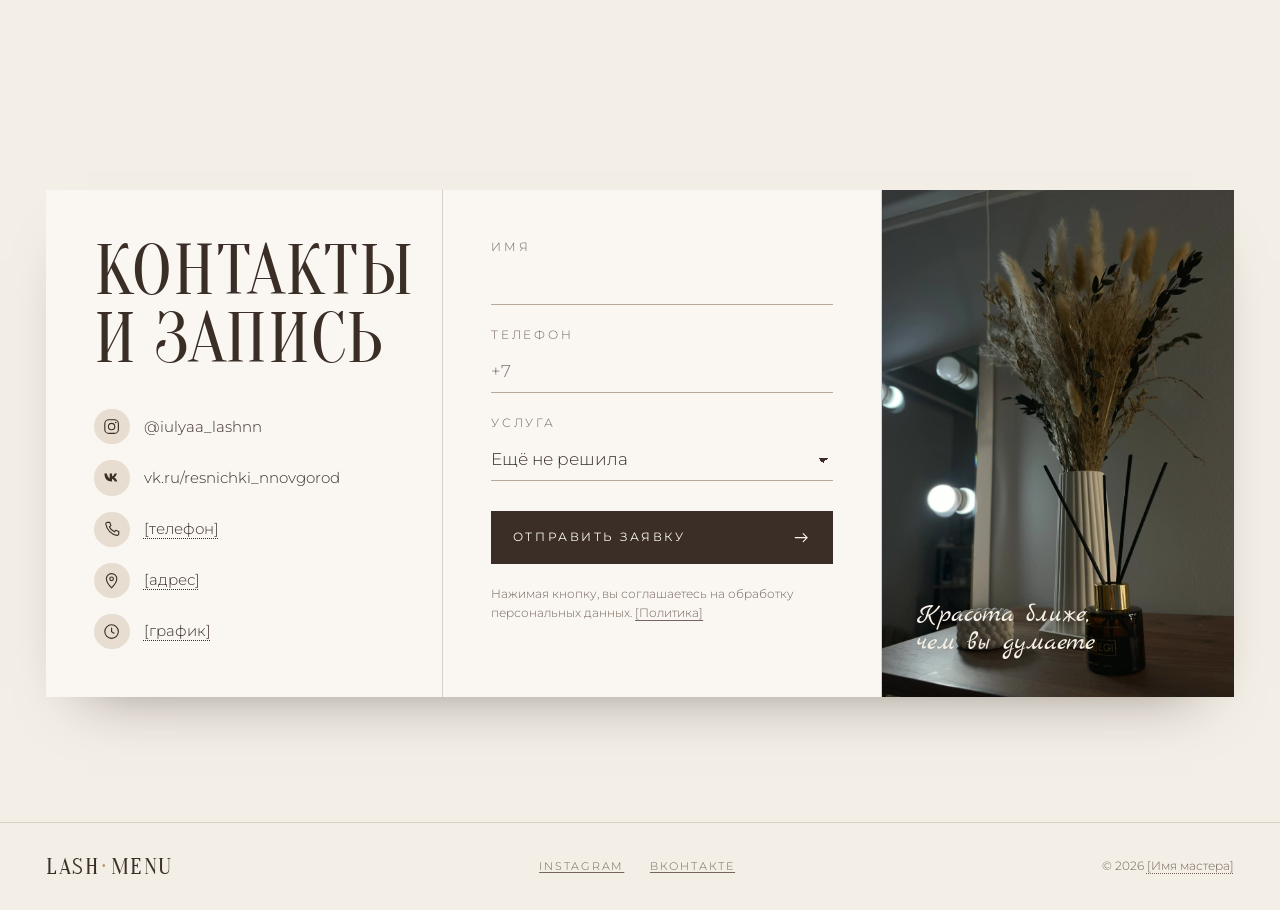
<file: v3/index.html>
<!doctype html>
<html lang="ru">
<head>
  <meta charset="utf-8">
  <meta name="viewport" content="width=device-width, initial-scale=1">
  <title>Наращивание ресниц — меню услуг</title>
  <meta name="description" content="Наращивание ресниц: классика, объём 1,5D–4D, мокрый и трендовые эффекты. Прайс, работы и запись.">
  <meta name="theme-color" content="#f3eee6">
  <link rel="preload" href="fonts/oranienbaum-cyr.woff2" as="font" type="font/woff2" crossorigin>
  <link rel="preload" href="fonts/montserrat-cyr.woff2" as="font" type="font/woff2" crossorigin>
  <link rel="stylesheet" href="css/v3.css">
  <script type="module" src="js/v3.js"></script>
</head>
<body>
  <svg class="sprite" aria-hidden="true" focusable="false">
    <symbol id="i-star" viewBox="0 0 24 24"><path d="M12 1c.6 6.4 4.6 10.4 11 11-6.4.6-10.4 4.6-11 11-.6-6.4-4.6-10.4-11-11C7.4 11.4 11.4 7.4 12 1Z" fill="currentColor"/></symbol>
    <symbol id="i-ig" viewBox="0 0 24 24"><rect x="3.5" y="3.5" width="17" height="17" rx="5" fill="none" stroke="currentColor" stroke-width="1.4"/><circle cx="12" cy="12" r="4" fill="none" stroke="currentColor" stroke-width="1.4"/><circle cx="17.2" cy="6.8" r="1" fill="currentColor"/></symbol>
    <symbol id="i-vk" viewBox="0 0 24 24"><path d="M3 7h3.2c.5 3.6 2.2 5.6 3.4 6V7h3v3.6c1.3-.2 2.6-1.7 3.1-3.6h2.9c-.5 2.4-2.1 4.2-3.4 4.9 1.3.6 3.2 2.1 3.9 5.1h-3.2c-.6-1.9-2.1-3.3-3.3-3.5V17h-.4C6.1 17 3.3 13.4 3 7Z" fill="currentColor"/></symbol>
    <symbol id="i-phone" viewBox="0 0 24 24"><path d="M6.8 3h2.9l1.5 4-2 1.4a12 12 0 0 0 6.4 6.4l1.4-2 4 1.5v2.9a2 2 0 0 1-2.2 2A17 17 0 0 1 4.8 5.2 2 2 0 0 1 6.8 3Z" fill="none" stroke="currentColor" stroke-width="1.4" stroke-linejoin="round"/></symbol>
    <symbol id="i-pin" viewBox="0 0 24 24"><path d="M12 21s-6.5-6.2-6.5-11.2a6.5 6.5 0 0 1 13 0C18.5 14.8 12 21 12 21Z" fill="none" stroke="currentColor" stroke-width="1.4"/><circle cx="12" cy="9.8" r="2.3" fill="none" stroke="currentColor" stroke-width="1.4"/></symbol>
    <symbol id="i-clock" viewBox="0 0 24 24"><circle cx="12" cy="12" r="8.5" fill="none" stroke="currentColor" stroke-width="1.4"/><path d="M12 7.5V12l3 2" fill="none" stroke="currentColor" stroke-width="1.4" stroke-linecap="round"/></symbol>
    <symbol id="i-arrow" viewBox="0 0 24 24"><path d="M4 12h15m-5-5 5 5-5 5" fill="none" stroke="currentColor" stroke-width="1.4" stroke-linecap="round" stroke-linejoin="round"/></symbol>
  </svg>

  <a class="skip" href="#zapis">Перейти к записи</a>

  <header class="nav" data-nav>
    <a class="nav__logo" href="#top">Lash<span>·</span>menu</a>
    <nav aria-label="Разделы">
      <ul class="nav__links">
        <li><a href="#master">Мастер</a></li>
        <li><a href="#menu">Меню услуг</a></li>
        <li><a href="#works">Работы</a></li>
        <li><a href="#studio">Студия</a></li>
      </ul>
    </nav>
    <a class="nav__cta" href="#zapis">Записаться</a>
  </header>

  <main id="top">
    <!-- 1. Обложка: пролёт сквозь заголовок -->
    <section class="cover" data-scene="cover" aria-labelledby="cover-title">
      <div class="cover__stage">
        <p class="cover__side cover__side--l" aria-hidden="true">красота<br>забота<br>эстетика<br>взгляд</p>
        <h1 class="cover__title" id="cover-title"><span class="cover__line">Меню</span> <span class="cover__line cover__line--2">ресниц</span></h1>
        <p class="cover__sub">наращивание ресниц</p>
        <div class="cover__media">
          <video src="../v2/assets/video/hero.mp4" poster="../v2/assets/video/hero-poster.jpg" autoplay muted loop playsinline preload="auto" data-slow aria-label="Видео: ресницы после наращивания крупным планом"></video>
          <p class="cover__script script">Ваш взгляд —<br>моя забота</p>
        </div>
        <p class="cover__tagline">Профессиональный уход<br>для вашего взгляда</p>
        <svg class="cover__star" aria-hidden="true"><use href="#i-star"/></svg>
        <div class="cover__cards" aria-hidden="true">
          <figure class="fly fly--a"><img src="../v2/assets/works/work-2.jpg" alt=""></figure>
          <figure class="fly fly--b"><img src="../v2/assets/works/work-8.jpg" alt=""></figure>
          <figure class="fly fly--c"><img src="../v2/assets/works/work-5.jpg" alt=""></figure>
        </div>
        <p class="cover__hint" aria-hidden="true">листайте</p>
      </div>
    </section>

    <!-- 2. Мастер: разворот проявляется из размытия -->
    <section class="spread" id="master" data-scene="master" aria-labelledby="master-title">
      <div class="spread__stage">
        <figure class="spread__photo">
          <img src="../v2/assets/master/master.jpg" width="900" height="1125" alt="Мастер по наращиванию ресниц" loading="lazy">
          <figcaption class="script">Эстетика<br>в деталях</figcaption>
        </figure>
        <div class="spread__text">
          <h2 class="h2 blur-in" id="master-title">Привет,<br>я <span class="stub">[Имя]</span></h2>
          <p class="spread__lead blur-in">Наращиваю ресницы так, чтобы по утрам вам не нужно было ничего делать. Поресничная работа, форма под ваши глаза.</p>
          <ul class="facts blur-in">
            <li><span>опыт</span><b class="stub">[лет]</b></li>
            <li><span>город</span><b class="stub">[город]</b></li>
            <li><span>материалы</span><b class="stub">[бренды]</b></li>
          </ul>
          <p class="social blur-in"><a href="https://www.instagram.com/iulyaa_lashnn/" target="_blank" rel="noopener"><svg aria-hidden="true"><use href="#i-ig"/></svg>@iulyaa_lashnn</a><a href="https://vk.ru/resnichki_nnovgorod" target="_blank" rel="noopener"><svg aria-hidden="true"><use href="#i-vk"/></svg>resnichki_nnovgorod</a></p>
        </div>
      </div>
    </section>

    <!-- 3. Меню услуг: страницы разворачиваются в 3D по горизонтали -->
    <section class="menu" id="menu" data-scene="menu" aria-labelledby="menu-title">
      <div class="menu__stage">
        <div class="menu__head">
          <h2 class="h2" id="menu-title">Меню услуг</h2>
          <p>Цены в рублях. Длительность указана примерно.</p>
        </div>
        <div class="menu__track" data-track>
          <article class="page" style="--i:0">
            <div class="page__body">
              <p class="num">01</p>
              <h3 class="page__title">Наращивание</h3>
              <dl class="list">
                <div><dt>Классика (1D)</dt><dd>2 100 ₽</dd></div>
                <div><dt>Объём 1,5D <small>1–1,5 ч</small></dt><dd>2 200 ₽</dd></div>
                <div><dt>Объём 2D <small>1,5–2 ч</small></dt><dd>2 300 ₽</dd></div>
                <div><dt>Объём 3D <small>1,5–2 ч</small></dt><dd>2 500 ₽</dd></div>
                <div><dt>Объём 4D <small>2–2,5 ч</small></dt><dd>2 700 ₽</dd></div>
              </dl>
              <p class="page__note">Форму, длину и изгиб подбираем под ваши глаза.</p>
            </div>
            <figure class="page__photo"><img src="../v2/assets/works/work-10.jpg" alt="Натуральное наращивание в коричневом цвете" loading="lazy"><figcaption class="script">Естественная<br>красота</figcaption></figure>
          </article>
          <article class="page" style="--i:1">
            <div class="page__body">
              <p class="num">02</p>
              <h3 class="page__title">Эффекты</h3>
              <dl class="list">
                <div><dt>Мокрый эффект</dt><dd>2 500 ₽</dd></div>
                <div><dt>Трендовые эффекты <small>стрелка, рваный, лучи, аниме, накладные, накрашенные, медуза и другие любой сложности</small></dt><dd>2 600 ₽</dd></div>
                <div><dt>Уголки, лучи без основы</dt><dd>1 900 ₽</dd></div>
              </dl>
              <p class="page__note">Сложный эффект — по фото, которое вам нравится.</p>
            </div>
            <figure class="page__photo"><img src="../v2/assets/works/work-3.jpg" alt="Эффект «Аниме» с белыми вставками" loading="lazy"><figcaption class="script">Гармония<br>в каждой черте</figcaption></figure>
          </article>
          <article class="page" style="--i:2">
            <div class="page__body">
              <p class="num">03</p>
              <h3 class="page__title">Дополнительно</h3>
              <dl class="list">
                <div><dt>Цветные ресницы, стразы</dt><dd>+200 ₽</dd></div>
                <div><dt>Коричневые ресницы</dt><dd>без доплат</dd></div>
              </dl>
              <p class="page__note">Мягкий коричневый — для самого естественного взгляда.</p>
            </div>
            <figure class="page__photo"><img src="../v2/assets/works/work-1.jpg" alt="Стрелочка в цвете мокко" loading="lazy"><figcaption class="script">Цвет —<br>мокко</figcaption></figure>
          </article>
          <article class="page" style="--i:3">
            <div class="page__body">
              <p class="num">04</p>
              <h3 class="page__title">Уход</h3>
              <dl class="list">
                <div><dt>Коррекция ресниц</dt><dd>1 500 ₽</dd></div>
                <div><dt>Снятие работы другого мастера <small>с последующим наращиванием</small></dt><dd>300 ₽</dd></div>
                <div><dt>Снятие ресниц</dt><dd>400 ₽</dd></div>
              </dl>
              <p class="page__note">Коррекция — раз в 3–4 недели.</p>
            </div>
            <figure class="page__photo"><img src="../v2/assets/works/work-7.jpg" alt="Объёмное наращивание" loading="lazy"><figcaption class="script">Позаботьтесь<br>о себе</figcaption></figure>
          </article>
        </div>
      </div>
    </section>

    <!-- 4. Работы: колода снимков раскладывается -->
    <section class="works" id="works" data-scene="works" aria-labelledby="works-title">
      <div class="works__stage">
        <h2 class="h2 works__title" id="works-title">Работы</h2>
        <p class="works__lead">Снято в студии, без фильтров на ресницах. Больше — в <a href="https://www.instagram.com/iulyaa_lashnn/" target="_blank" rel="noopener">Instagram</a>.</p>
        <ul class="deck">
          <li style="--i:0;--x:-118%;--y:-14%;--r:-8deg"><img src="../v2/assets/works/work-6.jpg" alt="Лучики с удлинением к внешнему углу" loading="lazy"></li>
          <li style="--i:1;--x:-40%;--y:-30%;--r:4deg"><img src="../v2/assets/works/work-4.jpg" alt="Ресницы в профиль" loading="lazy"></li>
          <li style="--i:2;--x:40%;--y:-22%;--r:-3deg"><video src="../v2/assets/works/work-video.mp4" poster="../v2/assets/works/work-video-poster.jpg" muted loop playsinline autoplay preload="none" data-slow aria-label="Видео работы крупным планом"></video></li>
          <li style="--i:3;--x:118%;--y:-10%;--r:7deg"><img src="../v2/assets/works/work-9.jpg" alt="Ресницы крупным планом" loading="lazy"></li>
          <li style="--i:4;--x:-80%;--y:44%;--r:5deg"><img src="../v2/assets/works/work-2.jpg" alt="Пушистые объёмные ресницы на карих глазах" loading="lazy"></li>
          <li style="--i:5;--x:0%;--y:40%;--r:-5deg"><img src="../v2/assets/works/work-8.jpg" alt="Мокрый эффект с длинными лучами" loading="lazy"></li>
          <li style="--i:6;--x:80%;--y:46%;--r:3deg"><img src="../v2/assets/works/work-5.jpg" alt="M-изгиб, 2D-объём" loading="lazy"></li>
        </ul>
      </div>
    </section>

    <!-- 5. Студия: арка и снимки выезжают по сторонам -->
    <section class="studio" id="studio" data-scene="studio" aria-labelledby="studio-title">
      <div class="studio__stage">
        <figure class="arch"><img src="../v2/assets/studio/studio-2.jpg" alt="Уголок для гостей: кофе, сладости, сухоцветы и гирлянда" loading="lazy"></figure>
        <div class="studio__text">
          <h2 class="h2 blur-in" id="studio-title">Студия</h2>
          <p class="blur-in">Тёплый свет, мягкое кресло и кофе, пока ждёте. Здесь вы просто отдыхаете.</p>
        </div>
        <figure class="side side--l"><img src="../v2/assets/studio/studio-1.jpg" alt="Рабочее место с круглым зеркалом и кольцевой лампой" loading="lazy"></figure>
        <figure class="side side--r"><img src="../v2/assets/studio/studio-4.jpg" alt="Кушетка и лампа-полумесяц" loading="lazy"></figure>
        <figure class="side side--b"><img src="../v2/assets/studio/studio-3.jpg" alt="Сухоцветы в белой вазе и аромадиффузор" loading="lazy"></figure>
      </div>
    </section>

    <!-- 6. Контакты и запись -->
    <section class="contact" id="zapis" aria-labelledby="contact-title">
      <div class="card blur-in">
        <div class="card__info">
          <h2 class="h2" id="contact-title">Контакты<br>и запись</h2>
          <ul class="card__list">
            <li><svg aria-hidden="true"><use href="#i-ig"/></svg><a href="https://www.instagram.com/iulyaa_lashnn/" target="_blank" rel="noopener">@iulyaa_lashnn</a></li>
            <li><svg aria-hidden="true"><use href="#i-vk"/></svg><a href="https://vk.ru/resnichki_nnovgorod" target="_blank" rel="noopener">vk.ru/resnichki_nnovgorod</a></li>
            <li><svg aria-hidden="true"><use href="#i-phone"/></svg><span class="stub">[телефон]</span></li>
            <li><svg aria-hidden="true"><use href="#i-pin"/></svg><span class="stub">[адрес]</span></li>
            <li><svg aria-hidden="true"><use href="#i-clock"/></svg><span class="stub">[график]</span></li>
          </ul>
        </div>
        <form class="form" data-form novalidate data-endpoint="">
          <div class="form__body">
            <div class="field"><label for="f-name">Имя</label><input id="f-name" name="name" autocomplete="given-name" required><p class="field__error" id="f-name-err" hidden>Напишите, пожалуйста, имя</p></div>
            <div class="field"><label for="f-phone">Телефон</label><input id="f-phone" name="phone" type="tel" inputmode="tel" autocomplete="tel" required placeholder="+7"><p class="field__error" id="f-phone-err" hidden>Проверьте номер: нужно хотя бы 10 цифр</p></div>
            <div class="field"><label for="f-service">Услуга</label>
              <select id="f-service" name="service"><option>Ещё не решила</option><option>Классика (1D)</option><option>Объём 1,5D</option><option>Объём 2D</option><option>Объём 3D</option><option>Объём 4D</option><option>Мокрый эффект</option><option>Трендовые эффекты</option><option>Уголки, лучи</option><option>Коррекция</option><option>Снятие</option></select>
            </div>
            <button class="btn" type="submit"><span class="btn__label">Отправить заявку</span><svg aria-hidden="true"><use href="#i-arrow"/></svg></button>
            <p class="form__legal">Нажимая кнопку, вы соглашаетесь на обработку персональных данных. <a href="#" data-stub="policy">[Политика]</a></p>
            <p class="form__status" role="status" aria-live="polite"></p>
          </div>
          <div class="form__done" hidden tabindex="-1"><svg aria-hidden="true"><use href="#i-star"/></svg><p class="form__done-title">Заявка у меня</p><p>Скоро напишу, чтобы подобрать время.</p></div>
        </form>
        <figure class="card__photo"><img src="../v2/assets/studio/studio-3.jpg" alt="" loading="lazy"><figcaption class="script">Красота ближе,<br>чем вы думаете</figcaption></figure>
      </div>
    </section>
  </main>

  <footer class="footer">
    <p class="nav__logo">Lash<span>·</span>menu</p>
    <p class="footer__links"><a href="https://www.instagram.com/iulyaa_lashnn/" target="_blank" rel="noopener">Instagram</a><a href="https://vk.ru/resnichki_nnovgorod" target="_blank" rel="noopener">ВКонтакте</a></p>
    <p>© 2026 <span class="stub">[Имя мастера]</span></p>
  </footer>
</body>
</html>
</file>
<file: css/tokens.css>
/* Все цвета, шрифты и отступы сайта. Литеральные цвета вне этого файла не используются. */

@font-face {
  font-family: "Lora";
  src: url("../assets/fonts/lora-cyr.woff2") format("woff2");
  font-style: normal;
  font-weight: 400 700;
  font-display: swap;
  unicode-range: U+0301, U+0400-045F, U+0490-0491, U+04B0-04B1, U+2116;
}

@font-face {
  font-family: "Lora";
  src: url("../assets/fonts/lora-lat.woff2") format("woff2");
  font-style: normal;
  font-weight: 400 700;
  font-display: swap;
  unicode-range: U+0000-00FF, U+0131, U+0152-0153, U+02BB-02BC, U+02C6, U+02DA, U+02DC, U+0304, U+0308, U+0329, U+2000-206F, U+20AC, U+2122, U+2191, U+2193, U+2212, U+2215, U+FEFF, U+FFFD;
}

@font-face {
  font-family: "Lora";
  src: url("../assets/fonts/lora-it-cyr.woff2") format("woff2");
  font-style: italic;
  font-weight: 400 700;
  font-display: swap;
  unicode-range: U+0301, U+0400-045F, U+0490-0491, U+04B0-04B1, U+2116;
}

@font-face {
  font-family: "Lora";
  src: url("../assets/fonts/lora-it-lat.woff2") format("woff2");
  font-style: italic;
  font-weight: 400 700;
  font-display: swap;
  unicode-range: U+0000-00FF, U+0131, U+0152-0153, U+02BB-02BC, U+02C6, U+02DA, U+02DC, U+0304, U+0308, U+0329, U+2000-206F, U+20AC, U+2122, U+2191, U+2193, U+2212, U+2215, U+FEFF, U+FFFD;
}

@font-face {
  font-family: "Montserrat";
  src: url("../assets/fonts/montserrat-cyr.woff2") format("woff2");
  font-style: normal;
  font-weight: 300 700;
  font-display: swap;
  unicode-range: U+0301, U+0400-045F, U+0490-0491, U+04B0-04B1, U+2116;
}

@font-face {
  font-family: "Montserrat";
  src: url("../assets/fonts/montserrat-lat.woff2") format("woff2");
  font-style: normal;
  font-weight: 300 700;
  font-display: swap;
  unicode-range: U+0000-00FF, U+0131, U+0152-0153, U+02BB-02BC, U+02C6, U+02DA, U+02DC, U+0304, U+0308, U+0329, U+2000-206F, U+20AC, U+2122, U+2191, U+2193, U+2212, U+2215, U+FEFF, U+FFFD;
}

:root {
  /* Поля (розово-голубая основа) */
  --blush: #fbf1e2;
  --blush-light: #fff8ee;
  --powder: #d6e5f5;
  --powder-light: #e9f1fa;
  --lilac: #e9f1fa;
  --cream: #fff8ee;
  --paper: #fffcf6;

  /* Полосы */
  --stripe-pink: #ecdcc4;
  --stripe-blue: #b7cfeb;

  /* Акценты */
  --rose: #6e1d28;
  --rose-deep: #5c1620;
  --rose-soft: #efbcc6;
  --pink-deep: #d98c9e;
  --wine: #6b1b26;
  --wine-deep: #4e121b;
  --gold: #d3a052;
  --gold-light: #efd29a;
  --butter: #f5ccd4;
  --sky: #93b6e4;

  /* Текст */
  --ink: #3f2629;
  --ink-soft: #6e5153;
  --on-wine: #fff4ea;
  --on-wine-soft: #f3d6d9;

  /* Иллюстрация глаза */
  --skin: #f6d6c9;
  --skin-shade: #eab9a8;
  --skin-line: #c98d7d;
  --patch: #fde7ee;
  --patch-line: #eeb2c3;
  --lash-light: #b3a196;
  --lash-dark: #141016;

  /* Тени */
  --shadow-soft: 0 18px 40px -24px rgb(78 18 27 / 0.3);
  --shadow-card: 0 14px 30px -18px rgb(79 17 30 / 0.4);
  --shadow-lift: 0 26px 46px -24px rgb(79 17 30 / 0.45);

  /* Шрифты */
  --font-display: "Lora", Georgia, serif;
  --font-body: "Montserrat", "Helvetica Neue", Arial, sans-serif;
  --font-hand: "Lora", Georgia, serif;

  /* Шкала */
  --fs-display: clamp(3rem, 2rem + 4.6vw, 6rem);
  --fs-h2: clamp(2.1rem, 1.6rem + 2.2vw, 3.4rem);
  --fs-h3: clamp(1.6rem, 1.3rem + 1vw, 2.1rem);
  --fs-lead: clamp(1.05rem, 1rem + 0.3vw, 1.2rem);
  --fs-body: 1rem;
  --fs-small: 0.875rem;
  --fs-label: 0.78rem;
  --fs-hand: clamp(1.05rem, 1rem + 0.3vw, 1.2rem);

  /* Отступы (база 8) */
  --s-1: 0.25rem;
  --s-2: 0.5rem;
  --s-3: 1rem;
  --s-4: 1.5rem;
  --s-5: 2rem;
  --s-6: 3rem;
  --s-7: 4rem;
  --s-8: 6rem;
  --s-9: 8rem;

  --section-pad: clamp(5rem, 3.5rem + 6vw, 9rem);
  --gutter: clamp(1rem, 0.5rem + 3vw, 3rem);
  --max: 1200px;

  --radius-s: 4px;
  --radius-m: 14px;
  --radius-l: 28px;
  --radius-pill: 999px;

  --ease-out: cubic-bezier(0.16, 1, 0.3, 1);
  --ease-soft: cubic-bezier(0.33, 1, 0.68, 1);
}
</file>
<file: css/site.css>
/* ---------- Основа ---------- */

*,
*::before,
*::after { box-sizing: border-box; }

html {
  -webkit-text-size-adjust: 100%;
  scroll-behavior: smooth;
  scroll-padding-top: 5rem;
  scrollbar-color: var(--rose-soft) var(--blush-light);
}
@media (prefers-reduced-motion: reduce) {
  html { scroll-behavior: auto; }
}

body {
  margin: 0;
  background: var(--blush);
  color: var(--ink);
  font-family: var(--font-body);
  font-size: var(--fs-body);
  line-height: 1.6;
  font-weight: 400;
  text-rendering: optimizeLegibility;
  -webkit-font-smoothing: antialiased;
  overflow-x: clip;
}

::selection { background: var(--rose-soft); color: var(--wine-deep); }

::-webkit-scrollbar { width: 10px; }
::-webkit-scrollbar-track { background: var(--blush-light); }
::-webkit-scrollbar-thumb { background: var(--rose-soft); border-radius: var(--radius-pill); border: 2px solid var(--blush-light); }

img, svg, canvas, video { display: block; max-width: 100%; }

h1, h2, h3 { margin: 0; font-weight: 400; text-wrap: balance; }
p { margin: 0; text-wrap: pretty; }
ul, ol { margin: 0; padding: 0; list-style: none; }

a { color: inherit; text-underline-offset: 0.2em; text-decoration-thickness: 1px; }

:focus-visible {
  outline: 2px solid var(--rose);
  outline-offset: 3px;
  border-radius: 6px;
}

.sprite { position: absolute; width: 0; height: 0; overflow: hidden; }
[hidden] { display: none !important; }
.nowrap { white-space: nowrap; }

.skip {
  position: fixed;
  left: 1rem;
  top: -4rem;
  z-index: 100;
  padding: 0.75rem 1.25rem;
  background: var(--wine);
  color: var(--on-wine);
  border-radius: var(--radius-pill);
  transition: top 0.2s var(--ease-out);
}
.skip:focus { top: 1rem; }

.wrap {
  width: 100%;
  max-width: var(--max);
  margin-inline: auto;
  padding-inline: var(--gutter);
}

/* Заглушки фактов: видно, что сюда нужен реальный текст. */
.stub {
  color: inherit;
  text-decoration: underline dotted;
  text-decoration-thickness: 1.5px;
  text-underline-offset: 0.25em;
}

/* ---------- Кнопки ---------- */

.btn {
  --btn-bg: var(--wine);
  --btn-fg: var(--on-wine);
  display: inline-flex;
  align-items: center;
  justify-content: center;
  gap: 0.6em;
  min-height: 3.25rem;
  padding: 0.9rem 1.9rem;
  border: 1.5px solid var(--btn-bg);
  border-radius: var(--radius-pill);
  background: var(--btn-bg);
  color: var(--btn-fg);
  font: 500 var(--fs-label) / 1 var(--font-body);
  letter-spacing: 0.16em;
  text-transform: uppercase;
  text-decoration: none;
  cursor: pointer;
  box-shadow: var(--shadow-card);
  transition: transform 0.35s var(--ease-out), box-shadow 0.35s var(--ease-out), background-color 0.25s;
}
.btn:hover { transform: translateY(-2px); box-shadow: var(--shadow-lift); }
.btn:active { transform: translateY(0); }
.btn--wine { --btn-bg: var(--wine); --btn-fg: var(--on-wine); }
.btn--wine:hover { background: var(--wine-deep); }
.btn--rose { --btn-bg: var(--rose-soft); --btn-fg: var(--wine); }
.btn--rose:hover { background: var(--stripe-pink); }
.btn--line {
  --btn-bg: transparent;
  --btn-fg: var(--wine);
  border-color: var(--wine);
  box-shadow: none;
}
.btn--line:hover { background: var(--paper); box-shadow: var(--shadow-card); }
.btn--small { min-height: 2.75rem; padding: 0.7rem 1.3rem; }
.btn__icon { width: 1.15rem; height: 1.15rem; }
.btn[disabled] { opacity: 0.6; cursor: progress; transform: none; }

/* ---------- Навигация ---------- */

.nav {
  position: fixed;
  inset: 0 0 auto 0;
  z-index: 50;
  display: flex;
  align-items: center;
  justify-content: space-between;
  gap: var(--s-4);
  padding: 0.85rem var(--gutter);
  transition: background-color 0.4s, box-shadow 0.4s, padding 0.4s var(--ease-out);
}
.nav.is-scrolled {
  background: var(--paper);
  box-shadow: 0 10px 30px -24px var(--wine);
  padding-block: 0.6rem;
}
.nav__logo {
  display: inline-flex;
  align-items: center;
  gap: 0.55rem;
  font: 700 1.2rem / 1 var(--font-display);
  color: var(--wine);
  text-decoration: none;
}
.nav__mark { width: 2rem; height: 1.5rem; color: var(--rose); }
.nav__links { display: flex; gap: var(--s-5); }
.nav__links a {
  font-size: 0.95rem;
  text-decoration: none;
  color: var(--ink);
  padding-block: 0.4rem;
  background: linear-gradient(currentColor, currentColor) 0 100% / 0 1px no-repeat;
  transition: background-size 0.35s var(--ease-out), color 0.2s;
}
.nav__links a:hover { color: var(--rose-deep); background-size: 100% 1px; }

@media (max-width: 760px) {
  .nav nav { display: none; }
  .nav__logo { font-size: 1.3rem; }
}

/* ---------- Декор (банты, сердечки, искры) ---------- */

.decor { position: absolute; inset: 0; pointer-events: none; }
.deco {
  position: absolute;
  left: var(--x);
  top: var(--y);
  width: var(--s);
  height: var(--s);
  color: var(--c);
  transform: translate3d(0, calc(var(--p, 0) * var(--sp, 0) * 1px), 0) rotate(var(--r));
  animation: float var(--d, 6s) ease-in-out infinite alternate;
}
@keyframes float {
  from { translate: 0 -6px; rotate: -4deg; }
  to { translate: 0 6px; rotate: 4deg; }
}

/* ---------- 1. Hero: шторка с бантом — см. блок в конце файла ---------- */

html:not(.js) .compare { background: url("../assets/img/eye-after.png") center / 92% auto no-repeat, var(--paper); }
html:not(.js) .compare__handle,
html:not(.js) .compare__range,
html:not(.js) .compare__tag--before { display: none; }

/* ---------- 2. Без туши ---------- */

.habits {
  position: relative;
  background: var(--powder);
  padding-block: var(--section-pad);
  overflow: hidden;
}
.habits__inner { --p: 0; }
.habits__title {
  font: 700 var(--fs-h2) / 1.05 var(--font-display);
  color: var(--wine);
  max-width: 11ch;
}
.habits__list {
  display: grid;
  grid-template-columns: repeat(3, minmax(0, 1fr));
  gap: clamp(1.25rem, 3vw, 3.5rem);
  margin-top: clamp(2.5rem, 5vw, 4.5rem);
  padding-inline: clamp(0rem, 4vw, 4rem);
}
.sticker {
  position: relative;
  display: grid;
  justify-items: center;
  gap: 0.6rem;
  padding: 1.6rem 1.2rem 1.4rem;
  background: var(--paper);
  border: 6px solid var(--paper);
  outline: 1.5px dashed var(--stripe-blue);
  outline-offset: -12px;
  border-radius: var(--radius-l);
  box-shadow: var(--shadow-soft);
  rotate: var(--r);
  translate: 0 var(--ty, 0);
}
.sticker__art { width: clamp(84px, 9vw, 120px); height: clamp(84px, 9vw, 120px); }
.sticker__label {
  font: italic 600 var(--fs-hand) / 1.2 var(--font-hand);
  color: var(--ink);
  text-align: center;
}
.strike {
  position: absolute;
  left: 4%;
  right: 4%;
  top: 50%;
  width: 92%;
  height: auto;
  translate: 0 -40%;
  overflow: visible;
}
.strike path {
  fill: none;
  stroke: var(--rose);
  stroke-width: 6;
  stroke-linecap: round;
  stroke-dasharray: 1;
  stroke-dashoffset: 0;
}
html.js .strike path {
  stroke-dashoffset: calc(1 - clamp(0, (var(--p) - 0.22 - var(--i) * 0.16) * 4, 1));
}
.habits__punch {
  margin-top: clamp(3.5rem, 7vw, 6rem);
  text-align: center;
  font: italic 700 clamp(1.7rem, 1.3rem + 2vw, 2.8rem) / 1.1 var(--font-hand);
  color: var(--rose);
}
html.js .habits__punch {
  opacity: clamp(0, (var(--p) - 0.66) * 5, 1);
  translate: 0 calc((1 - clamp(0, (var(--p) - 0.66) * 5, 1)) * 24px);
}
.habits__heart {
  display: inline-block;
  width: 0.8em;
  height: 0.8em;
  vertical-align: -0.05em;
  color: var(--rose-soft);
  rotate: 12deg;
}

@media (max-width: 760px) {
  .habits__list { grid-template-columns: 1fr; max-width: 20rem; margin-inline: auto; }
  .sticker { translate: 0 0; }
  .sticker:nth-child(2) { margin-left: 2rem; }
}

/* ---------- 3. Эффекты ---------- */

.effects {
  position: relative;
  padding-block: calc(var(--section-pad) * 0.9) var(--section-pad);
  background: repeating-linear-gradient(90deg, var(--blush) 0 34px, var(--stripe-pink) 34px 68px);
  text-align: center;
}
.edge {
  position: absolute;
  left: 0;
  width: 100%;
  height: clamp(28px, 4vw, 60px);
  bottom: calc(100% - 1px);
}
.edge--wave path { fill: var(--blush); }
.effects__title {
  display: inline-block;
  padding: 0.15em 0.6em 0.2em;
  background: var(--blush);
  border-radius: var(--radius-pill);
  font: 700 var(--fs-h2) / 1.05 var(--font-display);
  color: var(--rose);
}
.effects__lead {
  display: block;
  width: fit-content;
  margin-inline: auto;
  margin-top: var(--s-3);
  padding: 0.2rem 0.9rem;
  background: var(--blush);
  border-radius: var(--radius-pill);
  font-size: var(--fs-lead);
  color: var(--ink-soft);
}
.effects__deck {
  display: flex;
  justify-content: center;
  gap: clamp(0.75rem, 1.5vw, 1.5rem);
  max-width: 1360px;
  margin: clamp(2.5rem, 5vw, 4.5rem) auto 0;
  padding: 1.5rem var(--gutter) 2rem;
}
.polaroid {
  flex: 0 1 205px;
  min-width: 0;
  padding: 0.7rem 0.7rem 0.4rem;
  background: var(--paper);
  border-radius: var(--radius-s);
  box-shadow: var(--shadow-card);
  rotate: var(--r);
  transition: rotate 0.5s var(--ease-out), scale 0.5s var(--ease-out), box-shadow 0.5s;
  position: relative;
}
.polaroid::before {
  content: "";
  position: absolute;
  top: -12px;
  left: 50%;
  width: 64px;
  height: 22px;
  margin-left: -32px;
  background: var(--stripe-blue);
  opacity: 0.8;
  rotate: calc(var(--r) * -2);
  border-radius: 2px;
}
.polaroid:nth-child(even) { margin-top: 1.4rem; }
.polaroid:nth-child(even)::before { background: var(--butter); }
.polaroid:hover { rotate: 0deg; scale: 1.06; box-shadow: var(--shadow-lift); z-index: 2; }
.polaroid__img {
  aspect-ratio: 1 / 0.82;
  display: grid;
  place-items: center;
  padding: 0.5rem;
  background: var(--blush-light);
  border-radius: 2px;
}
.polaroid__img--blue { background: var(--powder-light); }
.polaroid__img--butter { background: var(--cream); }
.polaroid__img svg { width: 100%; height: auto; }
.polaroid__cap {
  display: grid;
  padding: 0.55rem 0.2rem 0.45rem;
  font: italic 600 1.19rem / 1 var(--font-hand);
  color: var(--wine);
}
.polaroid__cap small {
  margin-top: 0.3rem;
  font: 400 0.8rem / 1.3 var(--font-body);
  color: var(--ink-soft);
}

html.js .effects__deck .polaroid {
  transition: translate 0.9s var(--ease-out), rotate 0.9s var(--ease-out), opacity 0.6s, scale 0.5s var(--ease-out), box-shadow 0.5s;
  transition-delay: calc(var(--i) * 70ms);
}
html.js .effects__deck:not(.is-in) .polaroid {
  opacity: 0;
  translate: calc((2.5 - var(--i)) * 100%) 3rem;
  rotate: calc(var(--r) * 4);
}

@media (max-width: 900px) {
  .effects__deck {
    justify-content: flex-start;
    overflow-x: auto;
    scroll-snap-type: x mandatory;
    scrollbar-width: none;
    padding-inline: max(var(--gutter), 8vw);
  }
  .effects__deck::-webkit-scrollbar { display: none; }
  .polaroid { flex: 0 0 min(58vw, 220px); scroll-snap-align: start; scroll-margin-inline: max(var(--gutter), 8vw); }
  .effects__title { border-radius: var(--radius-l); }
  html.js .effects__deck:not(.is-in) .polaroid { translate: 0 3rem; rotate: var(--r); }
}

/* ---------- 4. Как проходит ---------- */

.process {
  padding: var(--section-pad) var(--gutter);
  background: repeating-linear-gradient(90deg, var(--powder) 0 46px, var(--stripe-blue) 46px 92px);
}
.process__sheet {
  max-width: 1040px;
  margin-inline: auto;
  padding: clamp(2.5rem, 2rem + 4vw, 5rem) clamp(1.25rem, 1rem + 4vw, 5rem);
  background: var(--paper);
  text-align: center;
  box-shadow: var(--shadow-soft);
}
html.js .process__sheet {
  transition: clip-path 1.1s var(--ease-out);
  clip-path: inset(0 0 0 0);
}
html.js .process:not(.is-in) .process__sheet { clip-path: inset(0 0 100% 0); }
.process__title {
  position: relative;
  display: inline-block;
  font: 700 var(--fs-h2) / 1.05 var(--font-display);
  color: var(--rose);
}
.process__heart {
  position: absolute;
  right: -2.2rem;
  top: -0.6rem;
  width: 1.8rem;
  height: 1.8rem;
  color: var(--sky);
  rotate: 14deg;
}
.process__track {
  position: relative;
  margin: clamp(2rem, 4vw, 3rem) 0 clamp(2.5rem, 4vw, 3.5rem);
}
.ribbon {
  position: absolute;
  left: 0;
  top: 0;
  width: 100%;
  height: 160px;
  overflow: visible;
}
.ribbon path {
  fill: none;
  stroke: var(--rose-soft);
  stroke-width: 3;
  stroke-linecap: round;
  stroke-dasharray: 1;
  stroke-dashoffset: 0;
  vector-effect: non-scaling-stroke;
}
html.js .ribbon path { transition: stroke-dashoffset 1.6s var(--ease-soft) 0.3s; }
html.js .process:not(.is-in) .ribbon path { stroke-dashoffset: 1; }
.process__steps {
  position: relative;
  display: grid;
  grid-template-columns: repeat(4, minmax(0, 1fr));
}
.step {
  display: grid;
  justify-items: center;
  align-content: start;
  gap: 0.35rem;
  padding: 0 clamp(0.5rem, 1.2vw, 1.25rem);
}
.step__bow {
  width: var(--b);
  height: var(--b);
  margin-top: var(--y);
  margin-bottom: 0.4rem;
  color: var(--c);
  filter: drop-shadow(0 3px 0 var(--paper)) drop-shadow(0 -3px 0 var(--paper));
}
.step__name {
  font: italic 600 1.33rem / 1 var(--font-hand);
  color: var(--wine);
}
.step p { font-size: 0.95rem; color: var(--ink-soft); max-width: 16ch; }

html.js .step {
  transition: translate 0.8s var(--ease-out), opacity 0.6s;
  transition-delay: calc(0.5s + var(--i) * 0.16s);
}
html.js .process:not(.is-in) .step { opacity: 0; translate: 0 1.5rem; }
html.js .process.is-in .step__bow { animation: tie 0.9s var(--ease-out) both; animation-delay: calc(0.6s + var(--i) * 0.16s); }
@keyframes tie {
  0% { scale: 0.3; rotate: -40deg; }
  60% { scale: 1.15; rotate: 8deg; }
  100% { scale: 1; rotate: 0deg; }
}

.ribbon--v { display: none; }
.ribbon--v path { stroke-dasharray: none; }
html.js .ribbon--v { transition: clip-path 1.6s var(--ease-soft) 0.3s; clip-path: inset(0 0 0 0); }
html.js .process:not(.is-in) .ribbon--v { clip-path: inset(0 0 100% 0); }
html.js .process:not(.is-in) .ribbon--v path { stroke-dashoffset: 0; }

@media (max-width: 760px) {
  .ribbon { display: none; }
  .ribbon--v { display: block; height: 100%; }
  .process__steps { grid-template-columns: 1fr; }
  .step {
    width: 60%;
    height: 10rem;
    padding: 0;
  }
  .step:nth-child(odd) { justify-self: start; }
  .step:nth-child(even) { justify-self: end; }
  .step__bow { margin-top: 0; margin-bottom: 0.2rem; width: 3.4rem; height: 3.4rem; }
  .step__name { font-size: 1.7rem; }
  .step__name,
  .step p { position: relative; background: var(--paper); border-radius: 6px; }
}

/* ---------- 5. Мастер ---------- */

.master {
  position: relative;
  background: var(--blush-light);
  padding-block: var(--section-pad);
  overflow: hidden;
}
.master__inner {
  position: relative;
  display: grid;
  grid-template-columns: minmax(0, 5fr) minmax(0, 6fr);
  align-items: center;
  gap: clamp(2.5rem, 6vw, 6rem);
}
.frame {
  position: relative;
  margin: 0;
  aspect-ratio: 4 / 5;
  width: min(100%, 420px);
  justify-self: end;
  rotate: -3deg;
}
html.js .frame { transition: rotate 1.2s var(--ease-out), translate 1.2s var(--ease-out), opacity 0.6s; }
html.js .frame:not(.is-in) { rotate: -16deg; translate: -2rem 2rem; opacity: 0; }
.frame__photo {
  position: absolute;
  inset: 7.5% 9%;
  display: grid;
  place-content: center;
  justify-items: center;
  gap: 0.6rem;
  border-radius: 18px;
  background:
    radial-gradient(70% 60% at 50% 35%, var(--paper), transparent),
    repeating-linear-gradient(90deg, var(--blush-light) 0 18px, var(--blush) 18px 36px);
  color: var(--wine);
  font: italic 600 0.98rem / 1 var(--font-hand);
}
.frame__photo svg { width: 3rem; height: 3rem; }
.frame__border {
  position: absolute;
  inset: 0;
  width: 100%;
  height: 100%;
}
.frame::after {
  content: "";
  position: absolute;
  right: -1.4rem;
  bottom: 9%;
  width: 6rem;
  height: 1.6rem;
  background: var(--stripe-blue);
  opacity: 0.85;
  rotate: -38deg;
  border-radius: 2px;
}
.frame::before {
  content: "";
  position: absolute;
  inset: 3% 4%;
  border-radius: 24px;
  box-shadow: var(--shadow-lift);
}
.frame__bow {
  position: absolute;
  top: -1.9rem;
  left: 50%;
  width: 4.5rem;
  height: 4.5rem;
  margin-left: -2.25rem;
  color: var(--rose);
}
.master__title {
  font: 700 var(--fs-h2) / 1.05 var(--font-display);
  color: var(--wine);
}
.master__lead {
  margin-top: var(--s-4);
  max-width: 30ch;
  font-size: var(--fs-lead);
  line-height: 1.55;
}
.master__about {
  margin-top: var(--s-3);
  max-width: 34ch;
  color: var(--ink-soft);
}
.master__sign {
  display: inline-flex;
  align-items: center;
  gap: 0.4rem;
  margin-top: var(--s-5);
  font: italic 600 1.4rem / 1 var(--font-hand);
  color: var(--rose);
  rotate: -4deg;
}
.master__sign svg { width: 1.6rem; height: 1.6rem; }

@media (max-width: 760px) {
  .master__inner { grid-template-columns: 1fr; text-align: center; }
  .frame { justify-self: center; width: min(78vw, 340px); }
  .master__lead,
  .master__about { margin-inline: auto; }
  .master .deco:nth-child(2) { display: none; }
}

/* ---------- 6. Цены ---------- */

.prices {
  background: var(--powder);
  padding-block: var(--section-pad);
  overflow: hidden;
}
.prices__title {
  font: 700 var(--fs-h2) / 1.05 var(--font-display);
  color: var(--wine);
  text-align: center;
}
.prices { position: relative; }
.prices__note { margin-top: var(--s-3); text-align: center; color: var(--ink-soft); }
.folders {
  position: relative;
  z-index: 1;
  display: grid;
  grid-template-columns: repeat(5, minmax(0, 1fr));
  gap: clamp(0.75rem, 1.4vw, 1.25rem);
  margin-top: clamp(3.5rem, 6vw, 5rem);
  align-items: end;
}
.folder {
  rotate: var(--r);
  transition: translate 0.5s var(--ease-out), rotate 0.5s var(--ease-out);
}
.folder__link {
  position: relative;
  display: grid;
  align-content: start;
  min-height: 16rem;
  padding: 2rem 1.25rem 1.2rem;
  background: var(--wine);
  color: var(--on-wine);
  border-radius: 0 var(--radius-m) var(--radius-m) var(--radius-m);
  box-shadow: var(--shadow-card);
  text-decoration: none;
  transition: box-shadow 0.5s, background-color 0.3s;
}
.folder:hover { translate: 0 -0.6rem; rotate: 0deg; }
.folder:hover .folder__link { box-shadow: var(--shadow-lift); }
.folder__link:focus-visible { outline-color: var(--wine); outline-offset: 4px; }
.folder__tab {
  position: absolute;
  bottom: calc(100% - 1px);
  left: 0;
  display: grid;
  place-items: center;
  width: 4.25rem;
  height: 1.9rem;
  background: inherit;
  border-radius: var(--radius-m) var(--radius-m) 0 0;
}
.folder__tab svg { width: 1.2rem; height: 1.2rem; color: var(--t); }
.folder--hit .folder__link { min-height: 18rem; background: var(--rose-deep); }
.folder--hit .folder__hint,
.folder--hit .folder__go { color: var(--on-wine); }
.folder__name { font: 700 clamp(1.3rem, 0.95rem + 0.8vw, 1.65rem) / 1.1 var(--font-display); overflow-wrap: normal; }
.folder__hint { margin-top: 0.4rem; font-size: 0.92rem; color: var(--on-wine-soft); }
.folder__price {
  margin-top: auto;
  padding-top: 1.5rem;
  font: italic 600 1.12rem / 1 var(--font-hand);
  border-top: 1px dashed var(--on-wine-soft);
}
.folder__go {
  display: inline-flex;
  align-items: center;
  gap: 0.35rem;
  margin-top: 0.9rem;
  font: 500 0.72rem / 1 var(--font-body);
  letter-spacing: 0.16em;
  text-transform: uppercase;
  color: var(--on-wine-soft);
  transition: color 0.3s, gap 0.3s var(--ease-out);
}
.folder__go svg { width: 0.95rem; height: 0.95rem; rotate: -90deg; }
.folder__link:hover .folder__go { color: var(--on-wine); gap: 0.6rem; }

html.js .folder { transition: translate 0.9s var(--ease-out), rotate 0.9s var(--ease-out), opacity 0.6s; transition-delay: calc(var(--i) * 110ms); }
html.js .folders:not(.is-in) .folder { translate: 0 6rem; rotate: calc(var(--r) * -3); opacity: 0; }
html.js .folders.is-in .folder:hover { transition-delay: 0s; }

@media (max-width: 900px) {
  .folders { grid-template-columns: repeat(2, minmax(0, 1fr)); row-gap: 3rem; }
  .folder__link,
  .folder--hit .folder__link { min-height: 12rem; }
}
@media (max-width: 480px) {
  .folders { grid-template-columns: 1fr; }
}

/* ---------- 7. До и после ---------- */

.ba {
  position: relative;
  background: var(--blush);
  padding-block: var(--section-pad);
  overflow: hidden;
}
.ba__inner { position: relative; }
.compare__mark {
  position: absolute;
  right: max(0px, calc(50% - 600px));
  top: 30%;
  display: grid;
  justify-items: start;
  width: 10rem;
  font: italic 600 1.08rem / 1.05 var(--font-hand);
  color: var(--rose);
  text-align: left;
  rotate: 6deg;
}
.compare__mark svg {
  width: 9rem;
  height: 6rem;
  margin-top: 0.2rem;
  margin-left: -8rem;
  overflow: visible;
}
.compare__mark path { fill: none; stroke: var(--rose); stroke-width: 2.2; stroke-linecap: round; stroke-linejoin: round; stroke-dasharray: 4 5; }
.compare__mark path + path { stroke-dasharray: none; }
@media (max-width: 1180px) { .compare__mark { display: none; } }
.ba__inner { display: grid; justify-items: center; text-align: center; }
.ba__title {
  font: 700 var(--fs-h2) / 1.05 var(--font-display);
  color: var(--rose);
}
.ba__amp { font-family: var(--font-hand); font-style: italic; font-weight: 600; color: var(--wine); font-size: 0.8em; }
.compare {
  position: relative;
  width: min(100%, 860px);
  aspect-ratio: 5 / 3.4;
  margin-top: clamp(2rem, 4vw, 3rem);
  border-radius: 50% 50% var(--radius-l) var(--radius-l) / 34% 34% var(--radius-l) var(--radius-l);
  overflow: hidden;
  background: radial-gradient(70% 70% at 50% 55%, var(--paper), var(--blush-light));
  border: 10px solid var(--paper);
  box-shadow: var(--shadow-soft), 0 0 0 1.5px var(--stripe-pink);
  touch-action: pan-y;
}
.compare__img {
  position: absolute;
  inset: 0;
  width: 100%;
  height: 100%;
}
.compare__img--after { clip-path: inset(0 0 0 var(--split)); }
.compare__tag {
  position: absolute;
  top: 26%;
  font: italic 600 1.19rem / 1 var(--font-hand);
  color: var(--wine);
  pointer-events: none;
}
.compare__tag--before { left: 10%; }
.compare__tag--after { right: 10%; }
.compare__handle {
  position: absolute;
  top: 0;
  bottom: 0;
  left: var(--split);
  width: 2px;
  margin-left: -1px;
  background: var(--paper);
  pointer-events: none;
}
.compare__handle svg {
  position: absolute;
  max-width: none;
  top: 50%;
  left: 50%;
  width: 3rem;
  height: 3rem;
  padding: 0.6rem;
  translate: -50% -50%;
  background: var(--paper);
  border-radius: 50%;
  color: var(--rose);
  box-shadow: var(--shadow-card);
}
.compare__range {
  position: absolute;
  inset: 0;
  width: 100%;
  height: 100%;
  margin: 0;
  opacity: 0;
  cursor: ew-resize;
}
.compare:has(.compare__range:focus-visible) { outline: 2px solid var(--rose); outline-offset: 4px; }
.ba__note {
  margin-top: var(--s-4);
  font: italic 600 0.88rem / 1.2 var(--font-hand);
  color: var(--ink-soft);
}

/* ---------- 8. Запись ---------- */

.booking {
  position: relative;
  padding-block: calc(var(--section-pad) * 0.9) var(--section-pad);
  background: linear-gradient(180deg, var(--lilac), var(--powder));
}
.edge--cloud path { fill: var(--lilac); }
.booking__confetti { overflow: hidden; }
html.js .booking__confetti .deco { transition: opacity 0.8s, translate 1.2s var(--ease-out); }
html.js .booking__confetti:not(.is-in) .deco { opacity: 0; }
html.js .booking__confetti.is-in .deco { animation: fall-in 1.4s var(--ease-out) both, float var(--d) ease-in-out 1.4s infinite alternate; animation-delay: calc(var(--i) * 0.12s), calc(1.4s + var(--i) * 0.12s); }
@keyframes fall-in {
  from { translate: 0 -120px; opacity: 0; rotate: -60deg; }
  to { translate: 0 -6px; opacity: 1; rotate: -4deg; }
}
.booking__inner {
  position: relative;
  display: grid;
  grid-template-columns: minmax(0, 5fr) minmax(0, 6fr);
  gap: clamp(2rem, 6vw, 6rem);
  align-items: center;
}
.booking__title { font: 700 var(--fs-h2) / 1.05 var(--font-display); color: var(--wine); }
.booking__lead { margin-top: var(--s-3); font-size: var(--fs-lead); max-width: 26ch; }
.booking__alt { display: grid; gap: 0.75rem; margin-top: var(--s-5); }
.contact {
  display: inline-flex;
  align-items: center;
  gap: 0.75rem;
  min-height: 2.75rem;
  font-size: 1.05rem;
  color: var(--wine);
  text-decoration: none;
}
.contact svg {
  width: 2.75rem;
  height: 2.75rem;
  padding: 0.65rem;
  background: var(--paper);
  border-radius: 50%;
  box-shadow: var(--shadow-card);
  transition: rotate 0.4s var(--ease-out), background-color 0.3s;
}
.contact:hover svg { rotate: -12deg; background: var(--rose-soft); }
.booking__place { margin-top: var(--s-4); color: var(--ink-soft); }

.form {
  position: relative;
  padding: clamp(1.5rem, 1rem + 2.5vw, 3rem);
  background: var(--paper);
  border-radius: var(--radius-l);
  box-shadow: var(--shadow-lift);
}
.form::before {
  content: "";
  position: absolute;
  top: -14px;
  left: 50%;
  width: 96px;
  height: 26px;
  margin-left: -48px;
  background: var(--stripe-pink);
  opacity: 0.9;
  rotate: -3deg;
  border-radius: 2px;
}
.form__body {
  display: grid;
  grid-template-columns: 1fr 1fr;
  gap: 1.1rem 1rem;
}
.field { display: grid; gap: 0.35rem; grid-column: 1 / -1; }
.field--half { grid-column: span 1; }
.field label {
  font: 500 var(--fs-label) / 1.2 var(--font-body);
  letter-spacing: 0.12em;
  text-transform: uppercase;
  color: var(--wine);
}
.field input,
.field select {
  width: 100%;
  min-height: 3.1rem;
  padding: 0.75rem 1rem;
  border: 1.5px solid var(--stripe-pink);
  border-radius: var(--radius-m);
  background: var(--blush-light);
  color: var(--ink);
  font: 400 1rem / 1.3 var(--font-body);
  caret-color: var(--rose);
  transition: border-color 0.2s, background-color 0.2s, box-shadow 0.2s;
}
.field select {
  appearance: none;
  background-image: linear-gradient(45deg, transparent 50%, var(--wine) 50%), linear-gradient(-45deg, transparent 50%, var(--wine) 50%);
  background-size: 6px 6px;
  background-position: calc(100% - 1.3rem) 55%, calc(100% - 0.95rem) 55%;
  background-repeat: no-repeat;
  padding-right: 2.4rem;
}
.field input::placeholder { color: var(--ink-soft); opacity: 0.85; }
.field input:hover,
.field select:hover { border-color: var(--rose-soft); }
.field input:focus,
.field select:focus {
  outline: none;
  border-color: var(--rose);
  background-color: var(--paper);
  box-shadow: 0 0 0 4px var(--blush);
}
.field input[aria-invalid="true"] { border-color: var(--rose-deep); background-color: var(--paper); }
.field__error { font-size: var(--fs-small); color: var(--rose-deep); }
.form__submit { grid-column: 1 / -1; width: 100%; margin-top: 0.4rem; }
.form__submit.is-loading .form__submit-label::after {
  content: "";
  display: inline-block;
  width: 0.9em;
  height: 0.9em;
  margin-left: 0.7em;
  vertical-align: -0.12em;
  border: 2px solid currentColor;
  border-right-color: transparent;
  border-radius: 50%;
  animation: spin 0.8s linear infinite;
}
@keyframes spin { to { rotate: 360deg; } }
.form__legal { grid-column: 1 / -1; font-size: 0.8rem; color: var(--ink-soft); text-align: center; }
.form__status { grid-column: 1 / -1; font-size: var(--fs-small); color: var(--rose-deep); text-align: center; }
.form__status:empty { display: none; }
.form__done {
  display: grid;
  justify-items: center;
  gap: 0.5rem;
  padding-block: 2rem;
  text-align: center;
  outline: none;
}
.form__done svg { width: 4.5rem; height: 4.5rem; color: var(--rose); animation: tie 0.9s var(--ease-out) both; }
.form__done-title { font: 700 2rem / 1.05 var(--font-display); color: var(--wine); }

@media (max-width: 860px) {
  .booking__inner { grid-template-columns: 1fr; }
  .booking__confetti .deco:is(:nth-child(1), :nth-child(2), :nth-child(4), :nth-child(6)) { display: none; }
}
@media (max-width: 480px) {
  .form__body { grid-template-columns: 1fr; }
  .field--half { grid-column: 1 / -1; }
}

/* ---------- Футер ---------- */

.footer {
  background: var(--wine);
  color: var(--on-wine);
  padding-block: 2.5rem;
}
.footer__inner {
  display: flex;
  flex-wrap: wrap;
  align-items: center;
  justify-content: space-between;
  gap: 1.25rem 2rem;
}
.footer__logo {
  display: inline-flex;
  align-items: center;
  gap: 0.55rem;
  font: 700 1.3rem / 1 var(--font-display);
  text-decoration: none;
}
.footer__logo svg { width: 2rem; height: 1.5rem; color: var(--rose-soft); }
.footer__links { display: flex; flex-wrap: wrap; gap: 0.5rem 1.75rem; }
.footer__links a { text-decoration: none; color: var(--on-wine-soft); }
.footer__links a:hover { color: var(--on-wine); text-decoration: underline; }
.footer__copy { font-size: var(--fs-small); color: var(--on-wine-soft); }
.footer :focus-visible { outline-color: var(--rose-soft); }

/* ---------- Без анимаций ---------- */

@media (prefers-reduced-motion: reduce) {
  *,
  *::before,
  *::after {
    animation-duration: 0.01ms !important;
    animation-iteration-count: 1 !important;
    transition-duration: 0.01ms !important;
    transition-delay: 0s !important;
  }
}

/* ---------- Схемы эффектов: зоны и пометки ---------- */

.polaroid__img .map__zones line { stroke: var(--rose); stroke-width: 1.2; stroke-linecap: round; }
.polaroid__img .map__zones text { font: italic 600 15px var(--font-hand); fill: var(--rose-deep); text-anchor: middle; }
.polaroid__img .map__note { font: italic 600 17px var(--font-hand); fill: var(--wine); }
.polaroid__img .map__arrow { fill: none; stroke: var(--wine); stroke-width: 1.3; stroke-dasharray: 3 3; stroke-linecap: round; }

/* =========================================================
   Стиль «кремовый лист на голубых полосах» (референс 2)
   ========================================================= */

.nav__mark {
  width: 2.6rem;
  height: 2.6rem;
  padding: 0.55rem 0.4rem;
  background: var(--stripe-blue);
  border-radius: 50%;
  color: var(--wine);
}
.footer__logo svg { width: 2.4rem; height: 2.4rem; padding: 0.5rem 0.35rem; background: var(--stripe-blue); border-radius: 50%; color: var(--wine); }
.nav__logo { font: 700 1.2rem / 1 var(--font-display); }

.btn { letter-spacing: 0.08em; font-weight: 600; }
.btn--rose { --btn-bg: var(--paper); --btn-fg: var(--wine); border-color: var(--wine); box-shadow: none; }
.btn--rose:hover { background: var(--stripe-blue); }

/* Привычки: голубые карточки с обводкой */
.habits { background: var(--powder-light); }
.sticker {
  background: var(--paper);
  border: 1.5px solid var(--stripe-blue);
  outline: none;
  border-radius: 14px;
  box-shadow: var(--shadow-soft);
}
.sticker__label { font-size: 1.1rem; color: var(--wine); }
.strike path { stroke: var(--wine); stroke-width: 5; }
.habits__punch { color: var(--wine); }
.habits__heart { color: var(--rose-soft); }

/* Эффекты: кремовое поле, полароиды с розовыми бантами */
.effects { background: var(--blush); }
.effects__title,
.effects__lead { background: none; padding: 0; }
.effects__title { color: var(--wine); }
.effects__lead { margin-top: var(--s-2); }
.polaroid { border: 1.5px solid var(--stripe-pink); border-radius: 6px; }
.polaroid::before,
.polaroid:nth-child(even)::before { background: var(--stripe-blue); }
.polaroid__img,
.polaroid__img--butter { background: var(--powder-light); }
.polaroid__img--blue { background: var(--blush-light); }
.polaroid__cap { font-size: 1.15rem; }
.polaroid__img .map__zones line { stroke: var(--sky); }
.polaroid__img .map__zones text { fill: var(--wine); }

/* Как проходит: кремовый лист на голубых полосах */
.process { background: repeating-linear-gradient(90deg, var(--blush) 0 44px, var(--stripe-blue) 44px 88px); }
.process__sheet { background: var(--blush-light); box-shadow: 0 0 0 1px var(--stripe-pink), var(--shadow-soft); }
.process__title { color: var(--wine); }
.process__heart { color: var(--rose-soft); }
.ribbon path { stroke: var(--stripe-blue); }
.step__name { font-size: 1.25rem; }

/* Мастер: розовая рамка с золотом */
.master { background: var(--blush); }
.frame__photo {
  background:
    radial-gradient(70% 60% at 50% 35%, var(--paper), transparent),
    var(--rose-soft);
}
.frame__border rect:first-of-type { stroke: var(--rose-soft); stroke-width: 9; }
.frame::after { background: var(--stripe-blue); }
.master__sign { color: var(--wine); font-size: 1.35rem; }
.master__sign svg { color: var(--rose-soft); }

/* Цены: бордовые папки на голубых полосах */
.prices { background: repeating-linear-gradient(90deg, var(--blush) 0 44px, var(--stripe-blue) 44px 88px); }
.prices__title {
  width: fit-content;
  margin-inline: auto;
  padding: 0.2em 0.8em 0.25em;
  background: var(--blush);
}
.prices__note { width: fit-content; margin-inline: auto; padding: 0.2rem 0.8rem; background: var(--blush); }
.folder__tab svg { color: var(--rose-soft); }
.folder--hit .folder__link { background: var(--wine-deep); }
.folder__price { font-size: 1.15rem; }

/* До и после */
.ba { background: var(--blush); }
.ba__title { color: var(--wine); }
.compare { border-color: var(--paper); box-shadow: var(--shadow-soft), 0 0 0 1.5px var(--stripe-blue); }
.compare__handle svg { color: var(--wine); }
.compare__mark { color: var(--wine); font-size: 1.1rem; }
.compare__mark path { stroke: var(--wine); }

/* Запись */
.booking { background: var(--powder); }
.edge--cloud path { fill: var(--powder); }
.form { border: 1.5px solid var(--stripe-blue); border-radius: 18px; }
.form::before { display: none; }
.field input,
.field select { background: var(--blush-light); border-color: var(--stripe-blue); border-radius: 10px; }
.field input:focus,
.field select:focus { border-color: var(--wine); box-shadow: 0 0 0 4px var(--powder-light); }
.contact svg { background: var(--stripe-blue); color: var(--wine); }

/* Стыки секций */
.edge--wave path { fill: var(--blush); }


/* =========================================================
   1. Hero: шторка с бантом
   ========================================================= */

.hero { position: relative; }
html.js .hero { height: 300vh; }

.hero__stage {
  --u: 0; /* бант развязывается */
  --c: 0; /* шторка разъезжается */
  --v: 1; /* содержимое проявляется */
  position: sticky;
  top: 0;
  height: 100vh;
  height: 100svh;
  min-height: 600px;
  overflow: hidden;
  background:
    radial-gradient(50% 60% at 70% 55%, var(--paper), transparent 70%),
    var(--blush);
}
html:not(.js) .hero__stage { position: relative; }

.hero__content {
  position: relative;
  z-index: 1;
  display: grid;
  grid-template-columns: minmax(0, 6fr) minmax(0, 6fr);
  align-items: center;
  gap: clamp(1.5rem, 4vw, 4rem);
  height: 100%;
  max-width: var(--max);
  margin-inline: auto;
  padding: clamp(5rem, 4rem + 3vh, 7rem) var(--gutter) 2.5rem;
}
.hero__title {
  font: 700 clamp(2.3rem, 1.2rem + 2.6vw, 3.7rem) / 1.05 var(--font-display);
  letter-spacing: -0.015em;
  color: var(--wine);
}
.hero__note {
  display: inline-block;
  margin-left: 0.15em;
  padding: 0.12em 0.55em 0.2em;
  font: italic 600 max(0.48em, 1.15rem) / 1 var(--font-display);
  color: var(--on-wine);
  background: var(--wine);
  border-radius: var(--radius-pill);
  transform: rotate(-3deg) translateY(-0.12em);
}
.hero__lead {
  margin-top: var(--s-4);
  max-width: 30ch;
  font-size: var(--fs-lead);
  color: var(--ink-soft);
}
.hero__actions {
  display: flex;
  flex-wrap: wrap;
  gap: var(--s-3);
  margin-top: var(--s-5);
}

.hero-frame {
  position: relative;
  margin: 0;
  width: 100%;
  max-width: 640px;
  aspect-ratio: 6 / 5;
  justify-self: center;
}
.hero-frame__photo {
  position: absolute;
  inset: 8.5% 7.5%;
  border-radius: 14px;
  overflow: hidden;
  background: radial-gradient(70% 70% at 50% 55%, var(--paper), var(--blush-light));
}
.hero-frame__photo canvas { width: 100%; height: 100%; }
html:not(.js) .hero-frame__photo { background: url("../assets/img/eye-after.png") center / 96% auto no-repeat, var(--paper); }
.hero-frame__border { position: absolute; inset: 0; width: 100%; height: 100%; filter: drop-shadow(0 22px 26px rgb(78 18 27 / 0.18)); }
.hero-frame__bow {
  position: absolute;
  top: -1.8rem;
  left: 50%;
  width: 4.4rem;
  height: 4.4rem;
  margin-left: -2.2rem;
  color: var(--wine);
}
.hero-frame__cap {
  position: absolute;
  right: 6%;
  bottom: -2rem;
  font: italic 600 0.9rem / 1 var(--font-display);
  color: var(--ink-soft);
}

/* Проявление содержимого за шторкой */
html.js .hero__copy > *,
html.js .hero-frame {
  opacity: var(--v);
  translate: 0 calc((1 - var(--v)) * 28px);
}
html.js .hero-frame { rotate: calc(-6deg + var(--v) * 4deg); scale: calc(0.9 + var(--v) * 0.1); }
html.js .hero__copy > :nth-child(2) { opacity: clamp(0, var(--v) * 1.4 - 0.25, 1); }
html.js .hero__copy > :nth-child(3) { opacity: clamp(0, var(--v) * 1.6 - 0.5, 1); }

/* Искры, когда шторка распахнулась */
.spark {
  position: absolute;
  left: var(--x);
  top: var(--y);
  width: var(--s);
  height: var(--s);
  color: var(--c);
  opacity: 0;
}
html.js .spark {
  opacity: clamp(0, (var(--c) - 0.35) * 3, 1);
  translate: calc(var(--dx) * var(--c)) calc(var(--dy) * var(--c));
  scale: calc(0.4 + var(--c) * 0.6);
}
html:not(.js) .spark { opacity: 1; }

/* Шторка */
.curtain { position: absolute; inset: 0; z-index: 4; pointer-events: none; }
html:not(.js) .curtain { display: none; }
.curtain__half {
  position: absolute;
  top: 0;
  bottom: 0;
  width: 50.5%;
  background: repeating-linear-gradient(90deg, var(--blush) 0 30px, var(--stripe-blue) 30px 60px);
  box-shadow: 0 0 40px -10px rgb(78 18 27 / 0.35);
  will-change: transform;
}
.curtain__half::after {
  content: "";
  position: absolute;
  inset: 0;
  background: linear-gradient(90deg, rgb(78 18 27 / 0.08), transparent 30%, transparent 70%, rgb(78 18 27 / 0.08));
}
.curtain__half--l {
  left: 0;
  transform-origin: left center;
  transform: translateX(calc(var(--c) * -100%)) scaleX(calc(1 - var(--c) * 0.25));
}
.curtain__half--r {
  right: 0;
  transform-origin: right center;
  transform: translateX(calc(var(--c) * 100%)) scaleX(calc(1 - var(--c) * 0.25));
}
.curtain__ribbon {
  position: absolute;
  top: 0;
  bottom: 0;
  left: 50%;
  width: 26px;
  margin-left: -13px;
  background: linear-gradient(90deg, var(--pink-deep), var(--rose-soft) 30%, var(--rose-soft) 70%, var(--pink-deep));
  transform-origin: bottom;
  transform: translateY(calc(clamp(0, (var(--u) - 0.55) * 2.2, 1) * 105%));
}

.gift {
  position: absolute;
  left: 50%;
  top: 46%;
  width: clamp(200px, 22vw, 300px);
  translate: -50% -50%;
}
.gift__bow { width: 100%; overflow: visible; filter: drop-shadow(0 10px 14px rgb(78 18 27 / 0.22)); }
.gift__bow path,
.gift__bow rect { fill: var(--rose-soft); stroke: var(--pink-deep); stroke-width: 3; stroke-linejoin: round; }
.gift__bow .gift__fold { fill: none; stroke-width: 2.4; stroke-linecap: round; }
.gift__bow g { transform-box: view-box; }
.gift__loop--l {
  transform-origin: 120px 92px;
  transform: translate(calc(var(--u) * -70px), calc(var(--u) * 50px)) rotate(calc(var(--u) * -70deg)) scale(calc(1 - var(--u) * 0.5));
  opacity: calc(1 - var(--u) * 1.1);
}
.gift__loop--r {
  transform-origin: 120px 92px;
  transform: translate(calc(var(--u) * 70px), calc(var(--u) * 50px)) rotate(calc(var(--u) * 70deg)) scale(calc(1 - var(--u) * 0.5));
  opacity: calc(1 - var(--u) * 1.1);
}
.gift__tail--l {
  transform-origin: 120px 100px;
  transform: translate(calc(var(--u) * -30px), calc(var(--u) * 220px)) rotate(calc(var(--u) * 40deg));
  opacity: calc(1 - var(--u));
}
.gift__tail--r {
  transform-origin: 120px 100px;
  transform: translate(calc(var(--u) * 30px), calc(var(--u) * 240px)) rotate(calc(var(--u) * -45deg));
  opacity: calc(1 - var(--u));
}
.gift__knot {
  transform-origin: 120px 93px;
  transform: scale(calc(1 - var(--u) * 0.9));
  opacity: calc(1 - var(--u) * 1.3);
}

.gift__tag {
  position: absolute;
  left: 50%;
  top: 72%;
  display: grid;
  justify-items: center;
  gap: 0.35rem;
  width: 14rem;
  margin-left: -7rem;
  padding: 1.6rem 1rem 1rem;
  background: var(--paper);
  border: 1.5px solid var(--stripe-blue);
  border-radius: 12px 12px 16px 16px;
  box-shadow: var(--shadow-card);
  transform-origin: 50% -40%;
  transform: translateY(calc(var(--u) * 340px)) rotate(calc(-4deg + var(--u) * 28deg));
  opacity: calc(1 - var(--u) * 1.2);
  animation: tag-sway 3.2s ease-in-out infinite alternate;
}
.gift__tag::before {
  content: "";
  position: absolute;
  bottom: 100%;
  left: 50%;
  width: 1.5px;
  height: 2.6rem;
  background: var(--wine);
}
.gift__tag-hole {
  position: absolute;
  top: 0.55rem;
  left: 50%;
  width: 0.6rem;
  height: 0.6rem;
  margin-left: -0.3rem;
  border-radius: 50%;
  border: 1.5px solid var(--stripe-blue);
}
.gift__tag-text { font: italic 700 1.5rem / 1 var(--font-display); color: var(--wine); }
.gift__tag-hint {
  white-space: nowrap;
  display: inline-flex;
  align-items: center;
  gap: 0.3rem;
  font-size: 0.78rem;
  color: var(--ink-soft);
}
.gift__tag-hint svg { width: 0.9rem; height: 0.9rem; animation: nudge 1.6s ease-in-out infinite; }
@keyframes tag-sway { from { rotate: -2deg; } to { rotate: 2deg; } }
@keyframes nudge { 50% { translate: 0 4px; } }

@media (max-width: 860px) {
  .hero__content {
    grid-template-columns: 1fr;
    align-content: center;
    gap: 2.5rem;
    padding-top: 5.5rem;
    text-align: center;
  }
  .hero__lead { margin-inline: auto; }
  .hero__actions { justify-content: center; }
  .hero-frame { max-width: min(92vw, 460px); order: -1; }
  .hero__title { font-size: clamp(2.1rem, 9vw, 3rem); }
  .gift { width: 190px; }
}
</file>
<file: v2/css/v2.css>
/* Новый сайт: журнальный разворот на голубых полосах. Цвета — только из ../css/tokens.css. */

*, *::before, *::after { box-sizing: border-box; }
html { scroll-behavior: smooth; scroll-padding-top: 5rem; scrollbar-color: var(--stripe-blue) var(--blush); -webkit-text-size-adjust: 100%; }
@media (prefers-reduced-motion: reduce) { html { scroll-behavior: auto; } }
body {
  margin: 0;
  background: var(--blush);
  color: var(--ink);
  font: 400 1rem / 1.6 var(--font-body);
  -webkit-font-smoothing: antialiased;
  overflow-x: clip;
}
::selection { background: var(--stripe-blue); color: var(--wine-deep); }
img, svg { display: block; max-width: 100%; }
h1, h2, h3 { margin: 0; text-wrap: balance; }
p { margin: 0; text-wrap: pretty; }
ul, ol { margin: 0; padding: 0; list-style: none; }
a { color: inherit; text-underline-offset: 0.2em; }
:focus-visible { outline: 2px solid var(--wine); outline-offset: 3px; border-radius: 6px; }
[hidden] { display: none !important; }
.sprite { position: absolute; width: 0; height: 0; overflow: hidden; }
.nowrap { white-space: nowrap; }
.stub { text-decoration: underline dotted; text-decoration-thickness: 1.5px; text-underline-offset: 0.25em; }
.skip { position: fixed; left: 1rem; top: -4rem; z-index: 100; padding: 0.7rem 1.2rem; background: var(--wine); color: var(--on-wine); border-radius: 999px; }
.skip:focus { top: 1rem; }

:root {
  --pad: clamp(1rem, 0.4rem + 3vw, 3rem);
  --sec: clamp(4.5rem, 3rem + 6vw, 8rem);
  --stripe-w: clamp(26px, 2.6vw, 44px);
}

.stripes { background: repeating-linear-gradient(90deg, var(--blush) 0 var(--stripe-w), var(--stripe-blue) var(--stripe-w) calc(var(--stripe-w) * 2)); }
.stripes--soft { background: repeating-linear-gradient(90deg, var(--blush) 0 var(--stripe-w), var(--powder) var(--stripe-w) calc(var(--stripe-w) * 2)); }
.sheet { max-width: 1280px; margin-inline: auto; padding: var(--sec) var(--pad); }

.h2 {
  font: 700 clamp(2rem, 1.4rem + 2.4vw, 3.3rem) / 1.08 var(--font-display);
  letter-spacing: -0.012em;
  color: var(--wine);
}
.note { font: italic 600 0.9rem / 1.3 var(--font-display); color: var(--ink-soft); }

/* Пилюли-кнопки */
.pill {
  position: relative;
  display: inline-flex;
  align-items: center;
  justify-content: center;
  gap: 0.5rem;
  min-height: 3rem;
  padding: 0.75rem 1.8rem;
  border: 0;
  border-radius: 999px;
  background: var(--wine);
  color: var(--on-wine);
  font: 600 0.95rem / 1 var(--font-body);
  text-decoration: none;
  cursor: pointer;
  box-shadow: 0 12px 24px -16px var(--wine-deep);
  transition: background-color 0.25s, transform 0.35s var(--ease-out), box-shadow 0.35s;
}
.pill:hover { background: var(--wine-deep); transform: translateY(-2px); box-shadow: 0 18px 30px -18px var(--wine-deep); }
.pill--small { min-height: 2.6rem; padding: 0.55rem 1.3rem; font-size: 0.85rem; }
.pill--wide { width: 100%; }
.pill[disabled] { opacity: 0.6; cursor: progress; transform: none; }
.pill__cursor {
  position: absolute;
  right: -0.9rem;
  bottom: -1rem;
  width: 1.7rem;
  height: 1.7rem;
  filter: drop-shadow(0 3px 3px rgb(63 38 41 / 0.25));
  animation: click 2.6s var(--ease-out) infinite;
}
@keyframes click {
  0%, 60%, 100% { translate: 0 0; scale: 1; }
  70% { translate: -4px -4px; scale: 0.88; }
  80% { translate: -3px -3px; scale: 1; }
}

/* Навигация */
.nav {
  position: fixed;
  inset: 0 0 auto;
  z-index: 50;
  display: flex;
  align-items: center;
  justify-content: space-between;
  gap: 1.5rem;
  padding: 0.7rem var(--pad);
  transition: background-color 0.35s, box-shadow 0.35s;
}
.nav.is-scrolled { background: var(--blush); box-shadow: 0 1px 0 var(--stripe-pink); }
.logo { display: inline-flex; align-items: center; gap: 0.6rem; font: 700 1.15rem / 1 var(--font-display); color: var(--wine); text-decoration: none; }
.logo__disc { display: grid; place-items: center; width: 3.1rem; height: 3.1rem; border-radius: 50%; background: var(--stripe-blue); }
.logo__disc svg { width: 1.7rem; height: 1.3rem; color: var(--wine); }
.nav__links { display: flex; gap: clamp(1rem, 2.5vw, 2.5rem); }
.nav__links a { font-weight: 600; font-size: 0.9rem; color: var(--wine); text-decoration: none; background: linear-gradient(currentColor, currentColor) 0 100% / 0 1.5px no-repeat; transition: background-size 0.3s var(--ease-out); padding-block: 0.3rem; }
.nav__links a:hover { background-size: 100% 1.5px; }
@media (max-width: 900px) { .nav nav { display: none; } }

/* Появления */
html.js .reveal,
html.js [data-reveal="quote"] { opacity: 0; translate: 0 24px; transition: opacity 0.8s var(--ease-out), translate 0.9s var(--ease-out); transition-delay: var(--d, 0s); }
html.js .reveal.is-in,
html.js [data-reveal="quote"].is-in { opacity: 1; translate: 0 0; }

/* ---------- Hero ---------- */
.hero {
  display: grid;
  grid-template-columns: minmax(0, 1.05fr) minmax(0, 1fr);
  align-items: center;
  gap: clamp(2rem, 5vw, 5rem);
  min-height: 100svh;
  padding-top: 7rem;
}
.hero__title {
  font: 700 clamp(2.4rem, 1.2rem + 3.2vw, 4.1rem) / 1.04 var(--font-display);
  letter-spacing: -0.02em;
  color: var(--wine);
}
.line { display: block; overflow: hidden; padding-bottom: 0.06em; }
.line > span { display: inline-block; }
html.js .line > span { translate: 0 110%; animation: rise 1s var(--ease-out) forwards; }
.line:nth-child(2) > span { animation-delay: 0.12s; }
.line:nth-child(3) > span { animation-delay: 0.24s; }
@keyframes rise { to { translate: 0 0; } }
.hero__lead { max-width: 40ch; margin: 1.6rem 0 2rem; font-size: 1.05rem; }
.hero__sticker { position: relative; margin: 0; justify-self: center; width: 100%; max-width: 560px; }
.sticker-cut {
  aspect-ratio: 1 / 1;
  display: grid;
  place-items: center;
  border-radius: 46% 54% 50% 50% / 52% 46% 54% 48%;
  background: radial-gradient(60% 60% at 50% 50%, var(--paper), var(--blush-light));
  border: 12px solid var(--paper);
  box-shadow: 0 30px 50px -30px rgb(78 18 27 / 0.45), 0 0 0 1.5px var(--stripe-pink);
  overflow: hidden;
}
.sticker-cut { position: relative; }
.sticker-cut img { position: absolute; left: 50%; top: 50%; width: 118%; max-width: none; height: auto; translate: -50% -50%; }
html.js .hero__sticker .sticker-cut { animation: pop 1.1s var(--ease-out) 0.2s both; }
@keyframes pop { from { scale: 0.7; rotate: -10deg; opacity: 0; } to { scale: 1; rotate: 0deg; opacity: 1; } }
.hero__bow { position: absolute; color: var(--rose-soft); filter: drop-shadow(0 6px 6px rgb(78 18 27 / 0.18)); animation: sway 4s ease-in-out infinite alternate; }
.hero__bow--a { width: 5.5rem; height: 5.5rem; top: 2%; left: 8%; rotate: -18deg; }
.hero__bow--b { width: 3.6rem; height: 3.6rem; bottom: 10%; right: 2%; rotate: 16deg; animation-delay: -1.5s; }
.hero__spark { position: absolute; top: 14%; right: 12%; width: 1.6rem; color: var(--gold); animation: twinkle 2.4s ease-in-out infinite; }
.hero__sticker .note { position: absolute; left: 50%; bottom: -1.8rem; translate: -50% 0; white-space: nowrap; }
@keyframes sway { from { translate: 0 -5px; } to { translate: 0 5px; } }
@keyframes twinkle { 50% { scale: 0.6; opacity: 0.5; } }

/* ---------- Обо мне ---------- */
.about {
  display: grid;
  grid-template-columns: minmax(0, 0.8fr) minmax(0, 1.2fr);
  align-items: center;
  gap: clamp(2rem, 5vw, 5rem) clamp(2rem, 6vw, 6rem);
}
.baroque { position: relative; margin: 0; width: min(100%, 340px); aspect-ratio: 300 / 380; justify-self: center; }
.baroque__photo {
  position: absolute;
  inset: 8%;
  display: grid;
  place-items: center;
  border-radius: 8px;
  background: radial-gradient(70% 60% at 50% 35%, var(--paper), var(--powder-light));
  font: italic 600 1rem var(--font-display);
  color: var(--wine);
}
.baroque__frame { position: absolute; inset: 0; width: 100%; height: 100%; filter: drop-shadow(0 18px 20px rgb(78 18 27 / 0.2)); }
html.js [data-reveal="swing"] { transform-origin: 50% -20%; rotate: -14deg; opacity: 0; transition: rotate 1.4s var(--ease-out), opacity 0.6s; }
html.js [data-reveal="swing"].is-in { rotate: -2deg; opacity: 1; }
.about__lead { margin-top: 1.4rem; max-width: 48ch; font-size: 1.02rem; }
.about__lead strong { color: var(--wine); }
.about__lead--strong { font-weight: 600; color: var(--wine); }
.facts {
  grid-column: 1 / -1;
  display: grid;
  grid-template-columns: repeat(3, minmax(0, 1fr));
  gap: 2rem;
  padding-top: 2rem;
  border-top: 1px solid var(--stripe-pink);
}
.facts__title { font: 600 0.9rem / 1.2 var(--font-body); letter-spacing: 0.06em; text-transform: uppercase; color: var(--wine); margin-bottom: 1rem; }
.facts__title--gap { margin-top: 1.6rem; }
.facts__text { font-size: 0.95rem; color: var(--ink-soft); }
.timeline { position: relative; display: grid; gap: 1.4rem; padding-left: 1.2rem; }
.timeline::before { content: ""; position: absolute; left: 0; top: 0.4rem; bottom: 0.4rem; width: 1.5px; background: var(--wine); transform-origin: top; }
.timeline li { position: relative; display: grid; gap: 0.1rem; font-size: 0.92rem; color: var(--ink-soft); }
.timeline li::before { content: ""; position: absolute; left: calc(-1.2rem - 3.5px); top: 0.45rem; width: 8px; height: 8px; border-radius: 50%; background: var(--wine); }
.timeline b { font-size: 0.9rem; text-transform: uppercase; letter-spacing: 0.04em; color: var(--wine); }
.timeline__when { font: italic 600 0.9rem var(--font-display); color: var(--ink); }
html.js [data-reveal="timeline"] .timeline::before { scale: 1 0; transition: scale 1.2s var(--ease-out); }
html.js [data-reveal="timeline"] .timeline li { opacity: 0; translate: -10px 0; transition: opacity 0.6s, translate 0.7s var(--ease-out); }
html.js [data-reveal="timeline"] .timeline li:nth-child(2) { transition-delay: 0.35s; }
html.js [data-reveal="timeline"] .facts__col:nth-child(2) li { transition-delay: 0.2s; }
html.js [data-reveal="timeline"] .facts__col:nth-child(2) li:nth-child(2) { transition-delay: 0.55s; }
html.js [data-reveal="timeline"].is-in .timeline::before { scale: 1 1; }
html.js [data-reveal="timeline"].is-in .timeline li { opacity: 1; translate: 0 0; }

/* ---------- Мой стиль ---------- */
.style { --p: 0; padding: var(--sec) var(--pad); }
.band-title {
  width: fit-content;
  margin: 0 auto;
  padding: 0.2em 0.7em;
  background: var(--blush);
  font: 700 clamp(2rem, 1.4rem + 2.6vw, 3.4rem) / 1.05 var(--font-display);
  text-transform: uppercase;
  color: var(--wine);
}
.style__stage { position: relative; max-width: 980px; height: clamp(440px, 46vw, 600px); margin: 2.5rem auto 0; }
.style__center { position: absolute; left: 50%; top: 50%; width: min(52%, 460px); margin: 0; translate: -50% -50%; }
.sticker-cut--round { border-radius: 50%; }
html.js .style__center { scale: calc(0.75 + 0.25 * min(1, var(--p) * 1.6)); }
.folder {
  --tx: calc(var(--fx) * (1 - min(1, var(--p) * 1.4)) * 260px);
  --ty: calc(var(--fy) * (1 - min(1, var(--p) * 1.4)) * 160px);
  position: absolute;
  left: calc(50% + var(--fx) * clamp(9rem, 26vw, 23rem) - 7rem);
  top: calc(50% + var(--fy) * clamp(6rem, 13vw, 11rem) - 2.4rem);
  display: grid;
  width: 14rem;
  padding: 1.1rem 1.3rem 1rem;
  background: var(--wine);
  color: var(--on-wine);
  border-radius: 0 12px 12px 12px;
  font: 700 1.25rem / 1.1 var(--font-display);
  text-decoration: none;
  box-shadow: 0 18px 28px -18px var(--wine-deep);
  translate: var(--tx) var(--ty);
  rotate: calc(var(--fx) * var(--fy) * -4deg);
  transition: scale 0.35s var(--ease-out), box-shadow 0.35s;
}
.folder::before { content: ""; position: absolute; bottom: calc(100% - 1px); left: 0; width: 5rem; height: 0.9rem; background: inherit; border-radius: 10px 10px 0 0; }
.folder small { margin-top: 0.3rem; font: 500 0.8rem var(--font-body); color: var(--on-wine-soft); }
.folder__bow { position: absolute; top: -1.4rem; left: -1rem; width: 2.8rem; height: 2.8rem; color: var(--rose-soft); rotate: -20deg; }
.folder:hover { scale: 1.05; box-shadow: 0 24px 34px -18px var(--wine-deep); }
html:not(.js) .folder { translate: 0 0; }

/* ---------- Шаги ---------- */
.steps { display: grid; grid-template-columns: minmax(0, 1.3fr) minmax(0, 1fr); align-items: center; gap: clamp(1.5rem, 4vw, 4rem); padding: var(--sec) var(--pad); }
.steps__inner { padding: clamp(1.8rem, 1rem + 3vw, 3.5rem); background: var(--blush); border-radius: 4px; box-shadow: 0 0 0 1px var(--stripe-pink); }
.steps__title { font-size: clamp(1.7rem, 1.2rem + 1.8vw, 2.6rem); }
.toolkit { display: grid; grid-template-columns: repeat(2, minmax(0, 1fr)); gap: 1rem; margin-top: 1.8rem; perspective: 900px; }
.tool { padding: 1.1rem 1.2rem 1.2rem; border: 1.5px solid var(--stripe-blue); border-radius: 14px; background: var(--paper); }
.tool__icon { display: grid; place-items: center; width: 2.4rem; height: 2.4rem; margin-bottom: 0.7rem; border-radius: 10px; background: var(--powder-light); color: var(--wine); }
.tool__icon svg { width: 1.3rem; height: 1.3rem; }
.tool h3 { font: 700 1.05rem / 1.2 var(--font-display); color: var(--wine); }
.tool p { margin-top: 0.3rem; font-size: 0.88rem; color: var(--ink-soft); }
html.js [data-reveal="cards"] .tool { transform-origin: top; rotate: x -70deg; opacity: 0; transition: rotate 0.9s var(--ease-out), opacity 0.5s; transition-delay: calc(var(--i) * 0.12s); }
html.js [data-reveal="cards"].is-in .tool { rotate: x 0deg; opacity: 1; }
.quote {
  justify-self: center;
  padding: 1.6rem 2rem;
  background: var(--blush);
  font: italic 700 clamp(1.7rem, 1.1rem + 2.2vw, 3rem) / 1.1 var(--font-display);
  color: var(--wine);
  text-align: center;
}

/* ---------- Отзывы ---------- */
.reviews { padding-bottom: var(--sec); }
.reviews__head,
.packages__head { padding: clamp(3rem, 2rem + 4vw, 5.5rem) var(--pad); text-align: center; }
.reviews__head .h2,
.packages__head .h2,
.reviews__head p,
.packages__head p { width: fit-content; max-width: 100%; margin-inline: auto; padding: 0.15em 0.6em; background: var(--blush); }
.reviews__head p,
.packages__head p { margin-top: 0.6rem; font-size: 0.95rem; color: var(--ink-soft); }
.reviews__list { display: grid; grid-template-columns: repeat(3, minmax(0, 1fr)); gap: 1.2rem; max-width: 1180px; margin: -2.5rem auto 0; padding-inline: var(--pad); position: relative; }
.review { display: grid; gap: 1.2rem; align-content: space-between; min-height: 12rem; padding: 1.4rem; background: var(--paper); border: 1.5px solid var(--stripe-blue); border-radius: 14px; box-shadow: 0 16px 30px -24px var(--wine-deep); }
.review__text { font-style: italic; color: var(--ink); }
.review__who { display: flex; align-items: center; gap: 0.6rem; font-weight: 600; font-size: 0.9rem; color: var(--wine); }
.review__ava { width: 2.2rem; height: 2.2rem; border-radius: 50%; background: radial-gradient(circle at 50% 38%, var(--rose-soft) 0 30%, var(--powder) 31%); }
html.js [data-reveal="reviews"] .review { opacity: 0; translate: calc((var(--i) - 1) * 60px) 40px; transition: opacity 0.7s, translate 1s var(--ease-out); transition-delay: calc(var(--i) * 0.1s); }
html.js [data-reveal="reviews"].is-in .review { opacity: 1; translate: 0 0; }

/* ---------- Пакеты ---------- */
.packages { padding-bottom: var(--sec); }
.pkg {
  --p: 0;
  display: grid;
  grid-template-columns: minmax(0, 1fr) minmax(0, 1fr);
  align-items: center;
  gap: clamp(2rem, 5vw, 5rem);
  max-width: 1180px;
  margin: clamp(3rem, 6vw, 5.5rem) auto 0;
  padding-inline: var(--pad);
}
.pkg--flip .pkg__text { order: 2; }
.pkg__num { font: 700 clamp(1.8rem, 1.3rem + 1.8vw, 2.8rem) / 1 var(--font-display); text-transform: uppercase; color: var(--wine); }
.pkg__name { margin-top: 0.5rem; font-weight: 600; font-size: 0.9rem; letter-spacing: 0.06em; text-transform: uppercase; color: var(--wine); }
.pkg__desc { margin-top: 0.8rem; max-width: 40ch; }
.pkg__list { margin: 1rem 0 1.6rem; display: grid; gap: 0.35rem; }
.pkg__list li { position: relative; padding-left: 1.2rem; font-size: 0.95rem; }
.pkg__list li::before { content: ""; position: absolute; left: 0; top: 0.6em; width: 6px; height: 6px; border-radius: 50%; background: var(--wine); }
.pkg__list--row { display: flex; flex-wrap: wrap; gap: 0.4rem 2rem; }
.price {
  display: inline-block;
  padding: 0.6rem 1.2rem;
  background: var(--wine);
  color: var(--on-wine);
  font: 700 1rem / 1 var(--font-body);
  letter-spacing: 0.06em;
  text-transform: uppercase;
  text-decoration: none;
  transition: background-color 0.25s, translate 0.3s var(--ease-out);
}
.price:hover { background: var(--wine-deep); translate: 0 -2px; }
html.js .pkg__text { opacity: calc(min(1, var(--p) * 2.2)); translate: calc((1 - min(1, var(--p) * 2)) * -40px) 0; }
html.js .pkg--flip .pkg__text { translate: calc((1 - min(1, var(--p) * 2)) * 40px) 0; }
.collage { position: relative; aspect-ratio: 1.15 / 1; }
.clip {
  position: absolute;
  left: var(--x);
  top: var(--y);
  width: 52%;
  margin: 0;
  padding: 0.6rem 0.6rem 1.4rem;
  background: var(--paper);
  border: 1px solid var(--stripe-pink);
  box-shadow: 0 18px 28px -20px var(--wine-deep);
  rotate: var(--r);
}
.clip::before { content: ""; position: absolute; top: -10px; left: 50%; width: 54px; height: 18px; margin-left: -27px; background: var(--stripe-blue); opacity: 0.85; rotate: calc(var(--r) * -1.5); }
.clip svg { width: 100%; height: auto; background: var(--powder-light); }
.clip:nth-child(2) svg { background: var(--blush-light); }
html.js .clip {
  translate: calc((1 - min(1, var(--p) * 1.6)) * (24% - var(--x)) * 1.4) calc((1 - min(1, var(--p) * 1.6)) * (25% - var(--y)) * 1.4);
  rotate: calc(var(--r) * min(1, var(--p) * 1.6) + (1 - min(1, var(--p) * 1.6)) * (var(--i) * 6deg - 6deg));
}
.collage__note { position: absolute; right: 0; bottom: -0.5rem; max-width: 14rem; text-align: right; }
.clip .map__zones line { stroke: var(--sky); stroke-width: 1.2; }
.clip .map__zones text { font: italic 600 15px var(--font-display); fill: var(--wine); text-anchor: middle; }
.clip .map__note { font: italic 600 17px var(--font-display); fill: var(--wine); }
.clip .map__arrow { fill: none; stroke: var(--wine); stroke-width: 1.3; stroke-dasharray: 3 3; }
.pkg--small { grid-template-columns: 1fr; text-align: center; padding-block: 2.2rem; background: var(--powder-light); border: 1.5px solid var(--stripe-blue); border-radius: 18px; max-width: 900px; }
.pkg--small .pkg__list { justify-content: center; }
.packages__stub { margin-top: 2rem; text-align: center; font-size: 0.9rem; color: var(--ink-soft); }

/* ---------- Запись ---------- */
.booking { display: grid; grid-template-columns: minmax(0, 1fr) minmax(0, 0.9fr); gap: clamp(2rem, 5vw, 5rem); align-items: center; }
.booking__title { font-size: clamp(1.9rem, 1.3rem + 2.2vw, 3rem); }
.booking__lead { margin-top: 1rem; }
.contacts { display: grid; gap: 0.8rem; margin-top: 2rem; }
.contacts a { display: inline-flex; align-items: center; gap: 0.8rem; font-weight: 600; color: var(--wine); text-decoration: none; }
.contacts__icon { display: grid; place-items: center; width: 2.8rem; height: 2.8rem; border-radius: 50%; background: var(--stripe-blue); transition: rotate 0.35s var(--ease-out); }
.contacts__icon svg { width: 1.25rem; height: 1.25rem; }
.contacts a:hover .contacts__icon { rotate: -12deg; }
.form { padding: clamp(1.5rem, 1rem + 2vw, 2.5rem); background: var(--paper); border: 1.5px solid var(--stripe-blue); border-radius: 18px; box-shadow: 0 24px 40px -30px var(--wine-deep); }
.form__body { display: grid; gap: 1rem; }
.field { display: grid; gap: 0.35rem; }
.field label { font-weight: 600; font-size: 0.85rem; color: var(--wine); }
.field input,
.field select {
  width: 100%;
  min-height: 3rem;
  padding: 0.7rem 1rem;
  border: 1.5px solid var(--stripe-blue);
  border-radius: 10px;
  background: var(--blush-light);
  color: var(--ink);
  font: 400 1rem var(--font-body);
  caret-color: var(--wine);
}
.field select { appearance: none; background-image: linear-gradient(45deg, transparent 50%, var(--wine) 50%), linear-gradient(-45deg, transparent 50%, var(--wine) 50%); background-size: 6px 6px; background-position: calc(100% - 1.3rem) 55%, calc(100% - 0.95rem) 55%; background-repeat: no-repeat; }
.field input::placeholder { color: var(--ink-soft); }
.field input:focus,
.field select:focus { outline: none; border-color: var(--wine); box-shadow: 0 0 0 4px var(--powder-light); background-color: var(--paper); }
.field input[aria-invalid="true"] { border-color: var(--wine); }
.field__error,
.form__status { font-size: 0.85rem; color: var(--wine); }
.form__status:empty { display: none; }
.form__legal { font-size: 0.78rem; color: var(--ink-soft); text-align: center; }
.form__done { display: grid; justify-items: center; gap: 0.4rem; padding-block: 2rem; text-align: center; outline: none; }
.form__done svg { width: 4rem; height: 4rem; color: var(--rose-soft); }
.form__done-title { font: 700 1.8rem var(--font-display); color: var(--wine); }
.pill.is-loading .form__label::after { content: ""; display: inline-block; width: 0.9em; height: 0.9em; margin-left: 0.6em; vertical-align: -0.12em; border: 2px solid currentColor; border-right-color: transparent; border-radius: 50%; animation: spin 0.8s linear infinite; }
@keyframes spin { to { rotate: 360deg; } }

.footer { display: flex; flex-wrap: wrap; align-items: center; justify-content: space-between; gap: 1rem; padding: 2rem var(--pad); background: var(--wine); color: var(--on-wine-soft); font-size: 0.9rem; }
.logo--light { color: var(--on-wine); }

/* ---------- Адаптив ---------- */
@media (max-width: 860px) {
  .hero, .about, .steps, .booking, .pkg { grid-template-columns: 1fr; }
  .hero { padding-top: 6rem; min-height: auto; text-align: center; }
  .hero__lead { margin-inline: auto; }
  .hero__sticker { max-width: 380px; order: -1; }
  .about { text-align: center; }
  .about__lead { margin-inline: auto; }
  .facts { grid-template-columns: 1fr; text-align: left; }
  .style__stage { height: auto; display: grid; grid-template-columns: 1fr 1fr; gap: 1.6rem 1rem; padding-top: 1.5rem; }
  .style__center { position: relative; left: auto; top: auto; translate: none; grid-column: 1 / -1; width: min(80%, 340px); margin-inline: auto; }
  .folder { position: relative; left: auto; top: auto; width: auto; font-size: 1.05rem; }
  .reviews__list { grid-template-columns: 1fr; }
  .pkg--flip .pkg__text { order: 0; }
  .collage { max-width: 420px; width: 100%; margin-inline: auto; }
}

@media (prefers-reduced-motion: reduce) {
  *, *::before, *::after { animation-duration: 0.01ms !important; animation-iteration-count: 1 !important; transition-duration: 0.01ms !important; transition-delay: 0s !important; }
}

/* ---------- Живой стикер в hero ---------- */
.sticker-cut--live canvas,
.sticker-cut--live video { position: absolute; left: 50%; top: 50%; width: 132%; height: 82%; translate: -50% -50%; }
.sticker-cut--live video { width: 100%; height: 100%; object-fit: cover; }
html.js .sticker-cut__still { display: none; }
html:not(.js) .sticker-cut__live { display: none; }

/* ---------- Студия ---------- */
.studio { padding: var(--sec) var(--pad); overflow: hidden; }
.studio__lead { width: fit-content; margin: 0.8rem auto 0; padding: 0.15em 0.7em; background: var(--blush); color: var(--ink-soft); text-align: center; }
.studio__wall {
  --p: 0;
  position: relative;
  display: grid;
  grid-template-columns: 1.1fr 0.9fr 0.8fr 1fr;
  align-items: start;
  gap: clamp(1rem, 2.5vw, 2.2rem);
  max-width: 1200px;
  margin: clamp(2.5rem, 5vw, 4rem) auto 0;
}
.snap {
  margin: 0;
  padding: 0.7rem 0.7rem 0;
  background: var(--paper);
  border: 1px solid var(--stripe-pink);
  box-shadow: 0 24px 36px -26px var(--wine-deep);
  rotate: var(--r);
  translate: 0 calc((0.5 - var(--p)) * var(--s) * 1px);
  transition: rotate 0.5s var(--ease-out), scale 0.5s var(--ease-out);
}
.snap img { width: 100%; height: auto; aspect-ratio: 3 / 4; object-fit: cover; }
.snap figcaption { padding: 0.6rem 0.2rem 0.75rem; font: italic 600 1rem / 1.2 var(--font-display); color: var(--wine); text-align: center; }
.snap--tall { margin-top: 2rem; }
.snap--arch img { border-radius: 999px 999px 0 0; }
.snap--wide { margin-top: 4rem; }
.snap:nth-child(3) { margin-top: 6rem; }
.snap:hover { rotate: 0deg; scale: 1.03; z-index: 2; }
.studio__bow { position: absolute; top: -1.2rem; left: 24%; width: 4rem; height: 4rem; color: var(--rose-soft); rotate: -14deg; }
html.js .studio__wall .snap { opacity: clamp(0, var(--p) * 2.5, 1); }

/* ---------- Прайс-лист ---------- */
.price-list { padding: var(--sec) var(--pad); background: repeating-linear-gradient(90deg, var(--blush) 0 var(--stripe-w), var(--stripe-blue) var(--stripe-w) calc(var(--stripe-w) * 2)); }
.menu {
  position: relative;
  max-width: 760px;
  margin-inline: auto;
  padding: clamp(2.2rem, 1.5rem + 3vw, 3.8rem) clamp(1.2rem, 0.8rem + 3vw, 3.5rem);
  background: var(--blush-light);
  border: 1.5px solid var(--wine);
  outline: 1px solid var(--wine);
  outline-offset: -10px;
  text-align: center;
  box-shadow: 0 30px 50px -36px var(--wine-deep);
}
.menu__bow { position: absolute; top: -2.2rem; left: 50%; width: 4.4rem; height: 4.4rem; margin-left: -2.2rem; color: var(--rose-soft); }
.menu__title { font: 700 clamp(2rem, 1.4rem + 2.4vw, 3.2rem) / 1 var(--font-display); letter-spacing: 0.04em; text-transform: uppercase; color: var(--wine); }
.menu__sub { margin-top: 0.5rem; font: italic 600 1.1rem var(--font-display); color: var(--ink-soft); }
.menu__list { margin: 2rem 0 2.2rem; text-align: left; }
.menu__row {
  display: grid;
  grid-template-columns: 1fr auto;
  align-items: baseline;
  gap: 1rem;
  padding: 0.75rem 0.2rem;
  border-bottom: 1px dashed var(--stripe-blue);
}
.menu__row dt { font-weight: 600; color: var(--ink); }
.menu__row dt small { display: block; margin-top: 0.15rem; font-weight: 400; font-size: 0.84rem; color: var(--ink-soft); }
.menu__row dd { margin: 0; font: 700 1.15rem / 1 var(--font-display); color: var(--wine); white-space: nowrap; }
.menu__row--hit { background: var(--powder-light); margin-inline: -0.6rem; padding-inline: 0.8rem; border-radius: 10px; border-bottom-color: transparent; }
.menu__row--add dt { font-weight: 500; }
.menu__row--add dd { font-family: var(--font-body); font-size: 0.95rem; font-weight: 600; }
html.js [data-reveal="menu"] .menu { clip-path: inset(0 0 100% 0); transition: clip-path 1.2s var(--ease-out); }
html.js [data-reveal="menu"] .menu__row { opacity: 0; translate: 0 10px; transition: opacity 0.5s, translate 0.6s var(--ease-out); }
html.js [data-reveal="menu"].is-in .menu { clip-path: inset(-3rem -2rem -2rem -2rem); }
html.js [data-reveal="menu"].is-in .menu__row { opacity: 1; translate: 0 0; }
.menu__row:nth-child(1) { transition-delay: 0.3s; } .menu__row:nth-child(2) { transition-delay: 0.36s; } .menu__row:nth-child(3) { transition-delay: 0.42s; } .menu__row:nth-child(4) { transition-delay: 0.48s; } .menu__row:nth-child(5) { transition-delay: 0.54s; } .menu__row:nth-child(6) { transition-delay: 0.6s; } .menu__row:nth-child(7) { transition-delay: 0.66s; } .menu__row:nth-child(8) { transition-delay: 0.72s; } .menu__row:nth-child(9) { transition-delay: 0.78s; } .menu__row:nth-child(10) { transition-delay: 0.84s; } .menu__row:nth-child(11) { transition-delay: 0.9s; } .menu__row:nth-child(12) { transition-delay: 0.96s; } .menu__row:nth-child(13) { transition-delay: 1.02s; }
.packages__stub a { color: var(--wine); font-weight: 600; }

@media (max-width: 860px) {
  .studio__wall { grid-template-columns: 1fr 1fr; }
  .snap, .snap--tall, .snap--wide, .snap:nth-child(3) { margin-top: 0; }
  .snap:nth-child(even) { margin-top: 2rem; }
}

/* ---------- Фото и видео работ ---------- */
.sticker-cut--video { position: relative; }
.sticker-cut--video video { position: absolute; inset: 0; width: 100%; height: 100%; object-fit: cover; }
.sticker-cut--photo img { position: absolute; inset: 0; width: 100%; height: 100%; translate: none; object-fit: cover; object-position: 50% 45%; }
.baroque__photo { overflow: hidden; }
.baroque__photo img { width: 100%; height: 100%; object-fit: cover; object-position: 50% 18%; }
.about__social { display: flex; flex-wrap: wrap; gap: 0.6rem 1.4rem; margin-top: 1.4rem; }
.about__social a { display: inline-flex; align-items: center; gap: 0.45rem; font-weight: 600; font-size: 0.92rem; color: var(--wine); text-decoration: none; }
.about__social a:hover { text-decoration: underline; }
.about__social svg { width: 1.2rem; height: 1.2rem; }
.clip--photo { padding-bottom: 0.6rem; }
.clip--photo img { width: 100%; height: auto; aspect-ratio: 4 / 5; object-fit: cover; }
.footer__social { display: flex; gap: 0.8rem; }
.footer__social a { display: grid; place-items: center; width: 2.6rem; height: 2.6rem; border-radius: 50%; background: var(--wine-deep); color: var(--on-wine); transition: background-color 0.25s, rotate 0.3s var(--ease-out); }
.footer__social a:hover { background: var(--rose-soft); color: var(--wine); rotate: -10deg; }
.footer__social svg { width: 1.2rem; height: 1.2rem; }
.contacts__icon svg { color: var(--wine); }

/* ---------- Галерея работ ---------- */
.works { position: relative; }
.works__pin { padding: var(--sec) 0; overflow: hidden; }
.works.is-pinned .works__pin { position: sticky; top: 0; height: 100vh; display: flex; flex-direction: column; justify-content: center; padding-block: 5rem 2rem; }
.works__head { display: flex; flex-wrap: wrap; align-items: end; justify-content: space-between; gap: 1rem 3rem; padding-inline: var(--pad); max-width: 1280px; margin-inline: auto; width: 100%; }
.works__head p { max-width: 38ch; color: var(--ink-soft); }
.works__head a { color: var(--wine); font-weight: 600; }
.works__track {
  display: flex;
  gap: clamp(1rem, 2vw, 2rem);
  width: max-content;
  padding: 2.5rem var(--pad) 1.5rem;
  will-change: transform;
}
.shot {
  position: relative;
  flex: 0 0 auto;
  width: clamp(200px, 19vw, 280px);
  padding: 0.6rem 0.6rem 0;
  background: var(--paper);
  border: 1px solid var(--stripe-pink);
  box-shadow: 0 22px 34px -24px var(--wine-deep);
  rotate: var(--r);
  transition: rotate 0.45s var(--ease-out), scale 0.45s var(--ease-out);
}
.shot--up { margin-top: -1.5rem; }
.shot:hover { rotate: 0deg; scale: 1.04; z-index: 2; }
.shot img,
.shot video { display: block; width: 100%; height: auto; aspect-ratio: 4 / 5; object-fit: cover; object-position: 50% 50%; background: var(--blush-light); }
.shot p { padding: 0.55rem 0.2rem 0.7rem; font: italic 600 0.95rem / 1.2 var(--font-display); color: var(--wine); text-align: center; }
.shot--video::after { content: ""; position: absolute; top: -10px; left: 50%; width: 60px; height: 20px; margin-left: -30px; background: var(--stripe-blue); opacity: 0.85; rotate: -4deg; }
.shot__play { position: absolute; left: 50%; top: 42%; display: grid; place-items: center; width: 3.2rem; height: 3.2rem; margin: -1.6rem 0 0 -1.6rem; border-radius: 50%; background: var(--paper); color: var(--wine); box-shadow: 0 8px 18px -10px var(--wine-deep); transition: opacity 0.3s, scale 0.3s; pointer-events: none; }
.shot__play svg { width: 1.3rem; height: 1.3rem; margin-left: 3px; }
.shot.is-playing .shot__play { opacity: 0; scale: 0.6; }
@media (max-width: 860px) {
  .works__track { width: auto; overflow-x: auto; scroll-snap-type: x mandatory; scrollbar-width: none; padding-inline: var(--pad); }
  .works__track::-webkit-scrollbar { display: none; }
  .shot { width: 64vw; scroll-snap-align: center; }
}

/* ---------- Анимированный фон ---------- */
.drift { position: fixed; inset: 0; z-index: -1; pointer-events: none; overflow: hidden; }
body { position: relative; z-index: 0; background: transparent; }
html { background: var(--blush); overflow-x: clip; }
.drift svg {
  position: absolute;
  left: var(--x);
  bottom: -60px;
  width: var(--s);
  height: var(--s);
  color: var(--c);
  opacity: 0.55;
  animation: drift-up var(--t) linear var(--d) infinite, drift-sway calc(var(--t) / 4) ease-in-out var(--d) infinite alternate;
}
@keyframes drift-up { from { translate: 0 0; } to { translate: 0 calc(-100vh - 120px); } }
@keyframes drift-sway { from { margin-left: calc(var(--sway) * -1); rotate: -14deg; } to { margin-left: var(--sway); rotate: 14deg; } }
.stripes,
.stripes--soft,
.price-list { animation: stripes-slide 40s linear infinite; }
@keyframes stripes-slide { to { background-position: calc(var(--stripe-w) * 2) 0; } }
.hero::before {
  content: "";
  position: absolute;
  inset: -10% -20% auto auto;
  width: 60vw;
  height: 60vw;
  max-width: 820px;
  max-height: 820px;
  border-radius: 50%;
  background: radial-gradient(circle, var(--powder) 0%, transparent 62%);
  opacity: 0.7;
  z-index: -1;
  animation: glow 14s ease-in-out infinite alternate;
}
.hero { position: relative; }
@keyframes glow { from { translate: 0 0; scale: 1; } to { translate: -6vw 8vh; scale: 1.15; } }
@media (prefers-reduced-motion: reduce) {
  .drift { display: none; }
}
</file>
<file: v3/css/v3.css>
/* v3 — «Меню услуг»: слоновая кость, беж, тонкая антиква. */

@font-face { font-family: "Oranienbaum"; src: url("../fonts/oranienbaum-cyr.woff2") format("woff2"); font-display: swap; unicode-range: U+0400-045F, U+0490-0491, U+04B0-04B1, U+2116; }
@font-face { font-family: "Oranienbaum"; src: url("../fonts/oranienbaum-lat.woff2") format("woff2"); font-display: swap; unicode-range: U+0000-00FF, U+2000-206F, U+20BD; }
@font-face { font-family: "Montserrat"; src: url("../fonts/montserrat-cyr.woff2") format("woff2"); font-weight: 300 700; font-display: swap; unicode-range: U+0400-045F, U+0490-0491, U+04B0-04B1, U+2116; }
@font-face { font-family: "Montserrat"; src: url("../fonts/montserrat-lat.woff2") format("woff2"); font-weight: 300 700; font-display: swap; unicode-range: U+0000-00FF, U+2000-206F, U+20BD; }
@font-face { font-family: "Marck Script"; src: url("../fonts/marck-cyr.woff2") format("woff2"); font-display: swap; unicode-range: U+0400-045F; }
@font-face { font-family: "Marck Script"; src: url("../fonts/marck-lat.woff2") format("woff2"); font-display: swap; unicode-range: U+0000-00FF, U+2000-206F; }

:root {
  --ivory: #f3eee6;
  --paper: #faf7f2;
  --sand: #e7ddd0;
  --taupe: #b9a898;
  --line: #d9cfc3;
  --ink: #3a2e26;
  --ink-soft: #75655a;
  --espresso: #2b211b;
  --on-dark: #f6efe6;
  --gold: #b89565;

  --serif: "Oranienbaum", "Times New Roman", serif;
  --sans: "Montserrat", "Helvetica Neue", Arial, sans-serif;
  --script: "Marck Script", cursive;

  --pad: clamp(1.1rem, 0.5rem + 3vw, 3.5rem);
  --ease: cubic-bezier(0.16, 1, 0.3, 1);
  --shadow: 0 30px 60px -40px rgb(43 33 27 / 0.55);
}

*, *::before, *::after { box-sizing: border-box; }
html { -webkit-text-size-adjust: 100%; background: var(--ivory); scrollbar-color: var(--taupe) var(--ivory); }
body { margin: 0; color: var(--ink); font: 300 1rem / 1.65 var(--sans); background: var(--ivory); overflow-x: clip; -webkit-font-smoothing: antialiased; }
::selection { background: var(--sand); color: var(--espresso); }
img, svg, video { display: block; max-width: 100%; }
h1, h2, h3 { margin: 0; font-weight: 400; text-wrap: balance; }
p { margin: 0; text-wrap: pretty; }
ul, dl { margin: 0; padding: 0; list-style: none; }
dd { margin: 0; }
a { color: inherit; text-underline-offset: 0.22em; text-decoration-thickness: 1px; }
:focus-visible { outline: 1.5px solid var(--ink); outline-offset: 4px; }
[hidden] { display: none !important; }
.sprite { position: absolute; width: 0; height: 0; overflow: hidden; }
.stub { text-decoration: underline dotted; text-decoration-thickness: 1px; text-underline-offset: 0.25em; }
.skip { position: fixed; left: 1rem; top: -4rem; z-index: 100; padding: 0.7rem 1.2rem; background: var(--espresso); color: var(--on-dark); }
.skip:focus { top: 1rem; }

.h2 { font: 400 clamp(2.6rem, 1.6rem + 3.6vw, 5rem) / 0.95 var(--serif); text-transform: uppercase; letter-spacing: 0.01em; color: var(--ink); }
.num { font: 400 0.8rem / 1 var(--sans); letter-spacing: 0.2em; color: var(--ink-soft); margin-bottom: 1rem; }
.script { font: 400 clamp(1.3rem, 1rem + 0.8vw, 1.8rem) / 1.05 var(--script); color: var(--on-dark); }

/* ---------- Навигация ---------- */
.nav { position: fixed; inset: 0 0 auto; z-index: 50; display: flex; align-items: center; justify-content: space-between; gap: 1rem; padding: 1rem var(--pad); transition: background-color 0.4s, padding 0.4s; }
.nav.is-solid { background: rgb(243 238 230 / 0.92); backdrop-filter: blur(10px); padding-block: 0.7rem; box-shadow: 0 1px 0 var(--line); }
.nav__logo { font: 400 1.45rem / 1 var(--serif); letter-spacing: 0.06em; text-transform: uppercase; text-decoration: none; color: var(--ink); }
.nav__logo span { color: var(--gold); margin-inline: 0.1em; }
.nav__links { display: flex; gap: clamp(1rem, 2.5vw, 2.6rem); }
.nav__links a, .nav__cta { font-size: 0.72rem; font-weight: 400; letter-spacing: 0.2em; text-transform: uppercase; text-decoration: none; }
.nav__links a { position: relative; padding-block: 0.3rem; }
.nav__links a::after { content: ""; position: absolute; left: 0; right: 0; bottom: 0; height: 1px; background: currentColor; transform: scaleX(0); transform-origin: right; transition: transform 0.4s var(--ease); }
.nav__links a:hover::after { transform: scaleX(1); transform-origin: left; }
.nav__cta { padding: 0.75rem 1.3rem; border: 1px solid var(--ink); transition: background-color 0.3s, color 0.3s; }
.nav__cta:hover { background: var(--ink); color: var(--paper); }
@media (max-width: 860px) { .nav nav { display: none; } }

/* ---------- Общий механизм сцен ---------- */
[data-scene] { --p: 1; position: relative; }
.scroll [data-scene] { height: var(--h, 260vh); }
.stage-base,
.cover__stage, .spread__stage, .menu__stage, .works__stage, .studio__stage {
  position: relative;
  height: 100vh;
  height: 100svh;
  overflow: hidden;
  perspective: 1400px;
}
.scroll .cover__stage, .scroll .spread__stage, .scroll .menu__stage, .scroll .works__stage, .scroll .studio__stage { position: sticky; top: 0; }

/* ---------- 1. Обложка ---------- */
.cover { --p: 0; --h: 300vh; }
.cover__stage {
  --a: clamp(0, var(--p) * 2.2, 1);              /* заголовок улетает */
  --b: clamp(0, (var(--p) - 0.1) * 1.8, 1);      /* видео раскрывается */
  --c: clamp(0, (var(--p) - 0.55) * 2.6, 1);     /* карточки влетают */
  display: grid;
  place-items: center;
  background: var(--ivory);
}
.cover__title {
  position: absolute;
  left: var(--pad);
  top: 50%;
  z-index: 3;
  font: 400 clamp(4.2rem, 2rem + 10vw, 12rem) / 0.82 var(--serif);
  text-transform: uppercase;
  letter-spacing: -0.01em;
  color: var(--ink);
  transform-origin: 30% 50%;
  translate: 0 -55%;
  transform: translateZ(calc(var(--a) * 600px)) translateX(calc(var(--a) * -12vw));
  opacity: calc(1 - var(--a) * 1.15);
  filter: blur(calc(var(--a) * 14px));
}
.cover__line { display: block; }
.cover__line--2 { padding-left: 0.9em; }
.cover__sub {
  position: absolute;
  left: calc(var(--pad) + 0.4rem);
  top: calc(50% + clamp(4.6rem, 2rem + 9vw, 10rem));
  z-index: 3;
  font-size: clamp(0.8rem, 0.7rem + 0.4vw, 1.05rem);
  letter-spacing: 0.5em;
  text-transform: uppercase;
  color: var(--ink-soft);
  opacity: calc(1 - var(--a) * 1.6);
  filter: blur(calc(var(--a) * 8px));
}
.cover__side { position: absolute; z-index: 3; font-size: 0.72rem; letter-spacing: 0.32em; line-height: 2; text-transform: uppercase; color: var(--ink-soft); opacity: calc(1 - var(--a) * 1.6); }
.cover__side--l { left: var(--pad); top: 15vh; }
.cover__side--r { right: var(--pad); top: 15vh; }
.cover__tagline { position: absolute; left: calc(var(--pad) + 0.4rem); bottom: 9vh; z-index: 3; font-size: 0.68rem; letter-spacing: 0.3em; line-height: 2; text-transform: uppercase; color: var(--ink-soft); opacity: calc(1 - var(--a) * 1.6); }
.cover__star { position: absolute; z-index: 3; left: 46%; top: 22vh; width: 18px; height: 18px; color: var(--gold); opacity: calc(1 - var(--a)); animation: twinkle 3s ease-in-out infinite; }
@keyframes twinkle { 50% { scale: 0.55; opacity: 0.5; } }

.cover__media {
  --w0: min(36vw, 520px);
  position: absolute;
  z-index: 2;
  left: calc((1 - var(--b)) * (100vw - var(--pad) - 4vw - var(--w0)));
  top: 50%;
  width: calc(var(--w0) + var(--b) * (100vw - var(--w0)));
  height: calc(min(72vh, 640px) + var(--b) * (100vh - min(72vh, 640px)));
  translate: 0 -50%;
  overflow: hidden;
  border-radius: calc((1 - var(--b)) * 2px);
  box-shadow: var(--shadow);
  background: var(--sand);
}
.cover__media video { width: 100%; height: 100%; object-fit: cover; scale: calc(1.08 - var(--b) * 0.08); filter: brightness(calc(1 - var(--c) * 0.45)) saturate(0.92); }
.cover__script { position: absolute; right: 8%; bottom: 8%; text-align: right; font-size: clamp(1.5rem, 1rem + 1.4vw, 2.4rem); opacity: calc(1 - var(--b) * 1.4); text-shadow: 0 2px 14px rgb(43 33 27 / 0.45); }
.cover__cards { position: absolute; inset: 0; z-index: 4; display: grid; place-items: center; pointer-events: none; transform-style: preserve-3d; }
.fly {
  position: absolute;
  width: min(24vw, 300px);
  aspect-ratio: 3 / 4;
  margin: 0;
  padding: 0.6rem;
  background: var(--paper);
  box-shadow: var(--shadow);
  opacity: var(--c);
  transform: translate3d(calc(var(--fx) * var(--c)), calc(var(--fy) + (1 - var(--c)) * 60vh), calc((1 - var(--c)) * -400px)) rotateX(calc((1 - var(--c)) * 55deg)) rotateZ(calc(var(--fr) * var(--c)));
}
.fly img { width: 100%; height: 100%; object-fit: cover; }
.fly--a { --fx: -26vw; --fy: 4vh; --fr: -6deg; }
.fly--b { --fx: 0vw; --fy: -2vh; --fr: 2deg; transition-delay: 0.05s; }
.fly--c { --fx: 26vw; --fy: 6vh; --fr: 7deg; }
.cover__hint { position: absolute; right: var(--pad); bottom: 9vh; z-index: 3; font-size: 0.72rem; letter-spacing: 0.32em; text-transform: uppercase; color: var(--on-dark); mix-blend-mode: difference; opacity: calc(1 - var(--a) * 3); }
.cover__hint::after { content: ""; display: block; width: 1px; height: 3rem; margin: 0.8rem auto 0; background: currentColor; transform-origin: top; animation: hint 2.2s var(--ease) infinite; }
@keyframes hint { 0% { transform: scaleY(0); } 50% { transform: scaleY(1); transform-origin: top; } 51% { transform-origin: bottom; } 100% { transform: scaleY(0); transform-origin: bottom; } }

/* ---------- 2. Мастер ---------- */
.spread { --h: 200vh; }
.spread__stage {
  --a: clamp(0, var(--p) * 1.8, 1);
  display: grid;
  grid-template-columns: minmax(0, 1fr) minmax(0, 1.1fr);
  align-items: center;
  gap: clamp(2rem, 6vw, 7rem);
  padding: 6rem var(--pad) 3rem;
  background: var(--paper);
}
.spread__photo {
  position: relative;
  margin: 0;
  height: min(76vh, 760px);
  overflow: hidden;
  box-shadow: var(--shadow);
  transform-origin: left center;
  transform: rotateY(calc((1 - var(--a)) * 38deg)) translateX(calc((1 - var(--a)) * -18vw)) scale(calc(0.86 + var(--a) * 0.14));
  opacity: clamp(0, var(--a) * 2, 1);
  filter: blur(calc((1 - var(--a)) * 10px));
}
.spread__photo img { width: 100%; height: 100%; object-fit: cover; object-position: 50% 20%; scale: calc(1.18 - var(--a) * 0.18); }
.spread__photo .script { position: absolute; right: 7%; bottom: 6%; text-align: right; text-shadow: 0 2px 12px rgb(43 33 27 / 0.5); }
.spread__text { max-width: 34rem; }
.spread__lead { margin-top: 1.8rem; font-size: 1.02rem; color: var(--ink-soft); }
.facts { display: grid; grid-template-columns: repeat(3, auto); gap: 1.5rem 2.5rem; margin-top: 2.2rem; padding-top: 1.6rem; border-top: 1px solid var(--line); }
.facts li { display: grid; gap: 0.3rem; }
.facts span { font-size: 0.72rem; letter-spacing: 0.24em; text-transform: uppercase; color: var(--ink-soft); }
.facts b { font: 400 1.35rem / 1 var(--serif); }
.social { display: flex; flex-wrap: wrap; gap: 0.8rem 2rem; margin-top: 2rem; }
.social a { display: inline-flex; align-items: center; gap: 0.5rem; font-size: 0.78rem; letter-spacing: 0.14em; text-transform: uppercase; text-decoration: none; }
.social a:hover { text-decoration: underline; }
.social svg { width: 1.15rem; height: 1.15rem; }
/* размытие → резкость по ходу сцены */
.spread .blur-in { --k: clamp(0, (var(--a) - var(--o, 0)) * 2.4, 1); opacity: var(--k); filter: blur(calc((1 - var(--k)) * 10px)); translate: 0 calc((1 - var(--k)) * 30px); }
.spread .blur-in:nth-of-type(1) { --o: 0.15; }
.spread__lead.blur-in { --o: 0.3; }
.facts.blur-in { --o: 0.45; }
.social.blur-in { --o: 0.55; }

/* ---------- 3. Меню услуг ---------- */
.menu__stage { display: flex; flex-direction: column; justify-content: center; gap: 2.2rem; background: var(--ivory); }
.menu__head { display: flex; flex-wrap: wrap; align-items: end; justify-content: space-between; gap: 1rem 3rem; padding: 4.5rem var(--pad) 0; }
.menu__head p { font-size: 0.72rem; letter-spacing: 0.2em; text-transform: uppercase; color: var(--ink-soft); }
.menu__track { display: flex; gap: clamp(1.5rem, 3vw, 3.5rem); width: max-content; padding-inline: var(--pad) 10vw; transform-style: preserve-3d; will-change: transform; }
.page {
  --d: 0;
  display: grid;
  grid-template-columns: minmax(0, 1.25fr) minmax(0, 1fr);
  width: min(78vw, 980px);
  height: min(64vh, 560px);
  background: var(--paper);
  box-shadow: var(--shadow);
  transform-origin: 50% 50%;
  transform: perspective(1400px) rotateY(calc(var(--d) * -24deg)) translateZ(calc(min(1, max(var(--d), -1 * var(--d))) * -160px));
  opacity: calc(1 - min(1, max(var(--d), -1 * var(--d))) * 0.45);
  filter: blur(calc(min(1, max(var(--d), -1 * var(--d))) * 3px));
}
.page__body { display: flex; flex-direction: column; padding: clamp(1.6rem, 1rem + 2.4vw, 3.4rem); border-right: 1px solid var(--line); overflow: auto; }
.page__title { font: 400 clamp(2rem, 1.4rem + 2vw, 3.2rem) / 0.95 var(--serif); text-transform: uppercase; }
.list { margin-top: 1.6rem; }
.list > div { display: grid; grid-template-columns: 1fr auto; gap: 1.5rem; align-items: baseline; padding: 0.72rem 0; border-bottom: 1px solid var(--line); font-size: 0.92rem; }
.list dt small { display: block; margin-top: 0.15rem; font-size: 0.76rem; color: var(--ink-soft); }
.list dd { font-weight: 400; white-space: nowrap; }
.page__note { margin-top: auto; padding: 0.9rem 1rem; border: 1px solid var(--line); font-size: 0.68rem; letter-spacing: 0.16em; line-height: 1.8; text-transform: uppercase; color: var(--ink-soft); text-align: center; }
.page__photo { position: relative; margin: 0; overflow: hidden; }
.page__photo img { width: 100%; height: 100%; object-fit: cover; scale: calc(1.1 + var(--d) * 0.06); }
.page__photo .script { position: absolute; left: 8%; bottom: 7%; text-shadow: 0 2px 12px rgb(43 33 27 / 0.55); }

/* ---------- 4. Работы ---------- */
.works { --h: 260vh; }
.works__stage { --a: clamp(0, (var(--p) - 0.05) * 1.5, 1); display: grid; place-items: center; background: var(--espresso); color: var(--on-dark); }
.works__title { position: absolute; top: 50%; left: 50%; z-index: 1; translate: -50% -50%; color: var(--on-dark); font-size: clamp(4rem, 2rem + 10vw, 13rem); transform: scale(calc(1.2 - var(--a) * 0.35)); opacity: calc(0.9 - var(--a) * 0.65); }
.works__lead { position: absolute; bottom: 6vh; left: 50%; z-index: 3; translate: -50% 0; width: min(90vw, 40rem); text-align: center; font-size: 0.78rem; letter-spacing: 0.14em; text-transform: uppercase; color: var(--taupe); opacity: var(--a); }
.works__lead a { color: var(--on-dark); }
.deck { position: absolute; inset: 0; z-index: 2; display: grid; place-items: center; transform-style: preserve-3d; }
.deck li {
  --k: clamp(0, (var(--a) - var(--i) * 0.06) * 1.6, 1);
  position: absolute;
  width: clamp(130px, 15vw, 230px);
  aspect-ratio: 4 / 5;
  padding: 0.45rem;
  background: var(--paper);
  box-shadow: 0 30px 50px -30px rgb(0 0 0 / 0.7);
  transform: translate3d(calc(var(--x) * var(--k)), calc(var(--y) * var(--k) + (1 - var(--k)) * 50vh), calc((1 - var(--k)) * -300px)) rotateX(calc((1 - var(--k)) * 60deg)) rotateZ(calc(var(--r) * var(--k)));
  opacity: clamp(0, var(--k) * 3, 1);
  transition: scale 0.4s var(--ease);
}
.deck li:hover { scale: 1.08; z-index: 5; }
.deck img, .deck video { width: 100%; height: 100%; object-fit: cover; }

/* ---------- 5. Студия ---------- */
.studio { --h: 230vh; }
.studio__stage { --a: clamp(0, var(--p) * 1.6, 1); display: grid; place-items: center; background: var(--paper); }
.arch { position: absolute; left: 50%; top: 52%; z-index: 2; width: min(34vw, 420px); aspect-ratio: 3 / 4.2; margin: 0; overflow: hidden; border-radius: 999px 999px 0 0; box-shadow: var(--shadow); translate: -50% -50%; transform: scale(calc(0.7 + var(--a) * 0.3)); }
.arch img { width: 100%; height: 100%; object-fit: cover; scale: calc(1.25 - var(--a) * 0.25); }
.studio__text { position: absolute; left: var(--pad); top: 16vh; z-index: 3; max-width: 22rem; }
.studio__text p:last-child { margin-top: 1.2rem; color: var(--ink-soft); }
.studio .blur-in { --k: clamp(0, (var(--a) - 0.2) * 2.2, 1); opacity: var(--k); filter: blur(calc((1 - var(--k)) * 10px)); }
.side { position: absolute; z-index: 1; margin: 0; width: min(20vw, 260px); aspect-ratio: 3 / 4; padding: 0.5rem; background: var(--ivory); box-shadow: var(--shadow); opacity: clamp(0, (var(--a) - 0.25) * 3, 1); }
.side img { width: 100%; height: 100%; object-fit: cover; }
.side--l { left: calc(var(--pad) + 2vw); bottom: 8vh; transform: translateX(calc((1 - var(--a)) * -30vw)) rotateY(calc((1 - var(--a)) * 50deg)) rotate(-4deg); }
.side--r { right: calc(var(--pad) + 2vw); top: 14vh; transform: translateX(calc((1 - var(--a)) * 30vw)) rotateY(calc((1 - var(--a)) * -50deg)) rotate(3deg); }
.side--b { right: calc(var(--pad) + 18vw); bottom: 5vh; width: min(14vw, 190px); transform: translateY(calc((1 - var(--a)) * 40vh)) rotate(6deg); }

/* ---------- 6. Контакты ---------- */
.contact { padding: clamp(5rem, 3rem + 6vw, 9rem) var(--pad); background: var(--ivory); }
.card { display: grid; grid-template-columns: minmax(0, 0.9fr) minmax(0, 1fr) minmax(0, 0.8fr); max-width: 1280px; margin-inline: auto; background: var(--paper); box-shadow: var(--shadow); }
.card__info { padding: clamp(1.8rem, 1rem + 2.5vw, 3.4rem); }
.card__list { display: grid; gap: 1rem; margin-top: 2.2rem; font-size: 0.92rem; }
.card__list li { display: flex; align-items: center; gap: 0.9rem; }
.card__list svg { flex: none; width: 2.2rem; height: 2.2rem; padding: 0.5rem; border-radius: 50%; background: var(--sand); color: var(--ink); }
.card__list a { text-decoration: none; }
.card__list a:hover { text-decoration: underline; }
.form { padding: clamp(1.8rem, 1rem + 2.5vw, 3.4rem); border-inline: 1px solid var(--line); }
.form__body { display: grid; gap: 1.3rem; }
.field { display: grid; gap: 0.3rem; }
.field label { font-size: 0.72rem; letter-spacing: 0.24em; text-transform: uppercase; color: var(--ink-soft); }
.field input, .field select { width: 100%; padding: 0.7rem 0; border: 0; border-bottom: 1px solid var(--taupe); border-radius: 0; background: transparent; color: var(--ink); font: 300 1.05rem var(--sans); caret-color: var(--gold); appearance: none; }
.field select { background: linear-gradient(45deg, transparent 50%, var(--ink) 50%) calc(100% - 0.6rem) 55% / 5px 5px no-repeat, linear-gradient(-45deg, transparent 50%, var(--ink) 50%) calc(100% - 0.3rem) 55% / 5px 5px no-repeat; }
.field input:focus, .field select:focus { outline: none; border-bottom-color: var(--ink); }
.field input[aria-invalid="true"] { border-bottom-color: var(--ink); }
.field__error, .form__status { font-size: 0.8rem; color: var(--ink); }
.form__status:empty { display: none; }
.btn { display: inline-flex; align-items: center; justify-content: space-between; gap: 1rem; margin-top: 0.6rem; padding: 1rem 1.3rem; border: 1px solid var(--ink); background: var(--ink); color: var(--paper); font: 400 0.72rem / 1 var(--sans); letter-spacing: 0.22em; text-transform: uppercase; cursor: pointer; transition: background-color 0.3s, color 0.3s; }
.btn svg { width: 1.2rem; height: 1.2rem; transition: translate 0.3s var(--ease); }
.btn:hover { background: transparent; color: var(--ink); }
.btn:hover svg { translate: 4px 0; }
.btn[disabled] { opacity: 0.6; cursor: progress; }
.btn.is-loading .btn__label::after { content: "…"; }
.form__legal { font-size: 0.72rem; color: var(--ink-soft); }
.form__done { display: grid; justify-items: start; gap: 0.6rem; outline: none; }
.form__done svg { width: 1.4rem; height: 1.4rem; color: var(--gold); }
.form__done-title { font: 400 2.2rem / 1 var(--serif); text-transform: uppercase; }
.card__photo { position: relative; margin: 0; min-height: 22rem; overflow: hidden; }
.card__photo img { position: absolute; inset: 0; width: 100%; height: 100%; object-fit: cover; }
.card__photo .script { position: absolute; left: 10%; bottom: 8%; text-shadow: 0 2px 12px rgb(43 33 27 / 0.6); }
.contact .blur-in { opacity: 0; filter: blur(12px); translate: 0 40px; transition: opacity 1s var(--ease), filter 1.2s var(--ease), translate 1.2s var(--ease); }
.contact .blur-in.is-in { opacity: 1; filter: blur(0); translate: 0 0; }
html:not(.js) .contact .blur-in { opacity: 1; filter: none; translate: none; }

.footer { display: flex; flex-wrap: wrap; align-items: center; justify-content: space-between; gap: 1rem; padding: 2rem var(--pad); border-top: 1px solid var(--line); font-size: 0.78rem; color: var(--ink-soft); }
.footer__links { display: flex; gap: 1.6rem; letter-spacing: 0.16em; text-transform: uppercase; font-size: 0.7rem; }

/* ---------- Мобильные ---------- */
@media (max-width: 860px) {
  .cover__title { font-size: clamp(3.4rem, 17vw, 6rem); top: 27%; }
  .cover__sub { top: calc(27% + 6.6rem); letter-spacing: 0.35em; }
  .cover__side--l { display: none; }
  .cover__media { left: calc((1 - var(--b)) * 18vw); top: 70%; width: calc(64vw + var(--b) * 36vw); height: calc(38vh + var(--b) * 62vh); }
  .cover__hint { display: none; }
  .cover__side--r { top: 11vh; }
  .scroll .cover__media { top: calc(68% - var(--b) * 18%); }
  .cover__tagline { display: none; }
  .fly { width: 40vw; }
  .fly--a { --fx: -24vw; --fy: -14vh; }
  .fly--b { --fx: 18vw; --fy: 2vh; }
  .fly--c { --fx: -10vw; --fy: 18vh; }
  .spread__stage { grid-template-columns: 1fr; align-content: center; gap: 1.6rem; padding-top: 5rem; }
  .spread__photo { height: 36vh; }
  .spread__lead { margin-top: 1rem; font-size: 0.92rem; }
  .facts { margin-top: 1.2rem; padding-top: 1rem; gap: 1rem 1.6rem; }
  .h2 { font-size: clamp(2.3rem, 11vw, 3.4rem); }
  .page { grid-template-columns: 1fr; grid-template-rows: auto 30%; width: 84vw; height: 72vh; }
  .page__body { border-right: 0; padding: 1.4rem; }
  .list > div { padding: 0.5rem 0; font-size: 0.85rem; }
  .page__note { display: none; }
  .deck li { width: 30vw; }
  .arch { width: 56vw; top: 56%; }
  .studio__text { top: 12vh; }
  .side { width: 30vw; }
  .side--r { top: auto; bottom: 6vh; }
  .side--b { display: none; }
  .card { grid-template-columns: 1fr; }
  .form { border-inline: 0; border-block: 1px solid var(--line); }
  .card__photo { min-height: 16rem; }
}

@media (prefers-reduced-motion: reduce) {
  *, *::before, *::after { animation: none !important; transition-duration: 0.01ms !important; }
}
</file>
